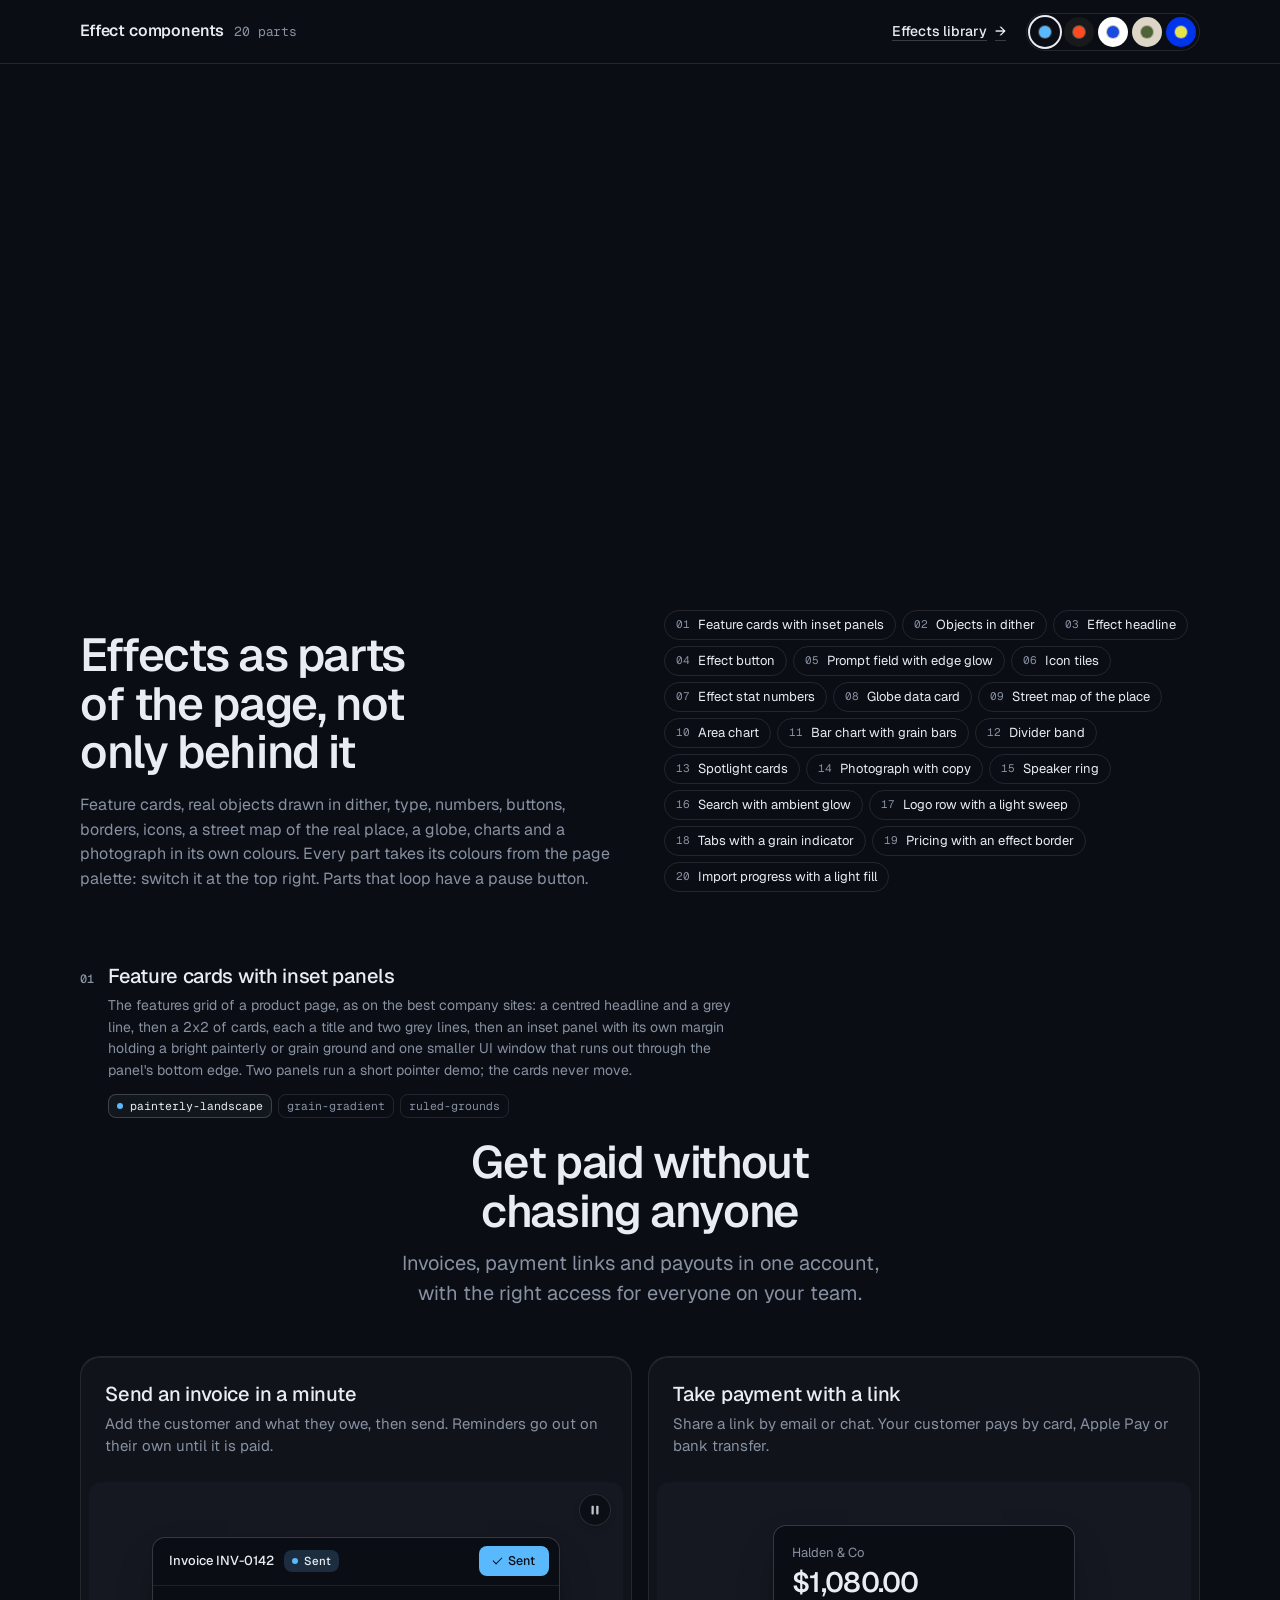
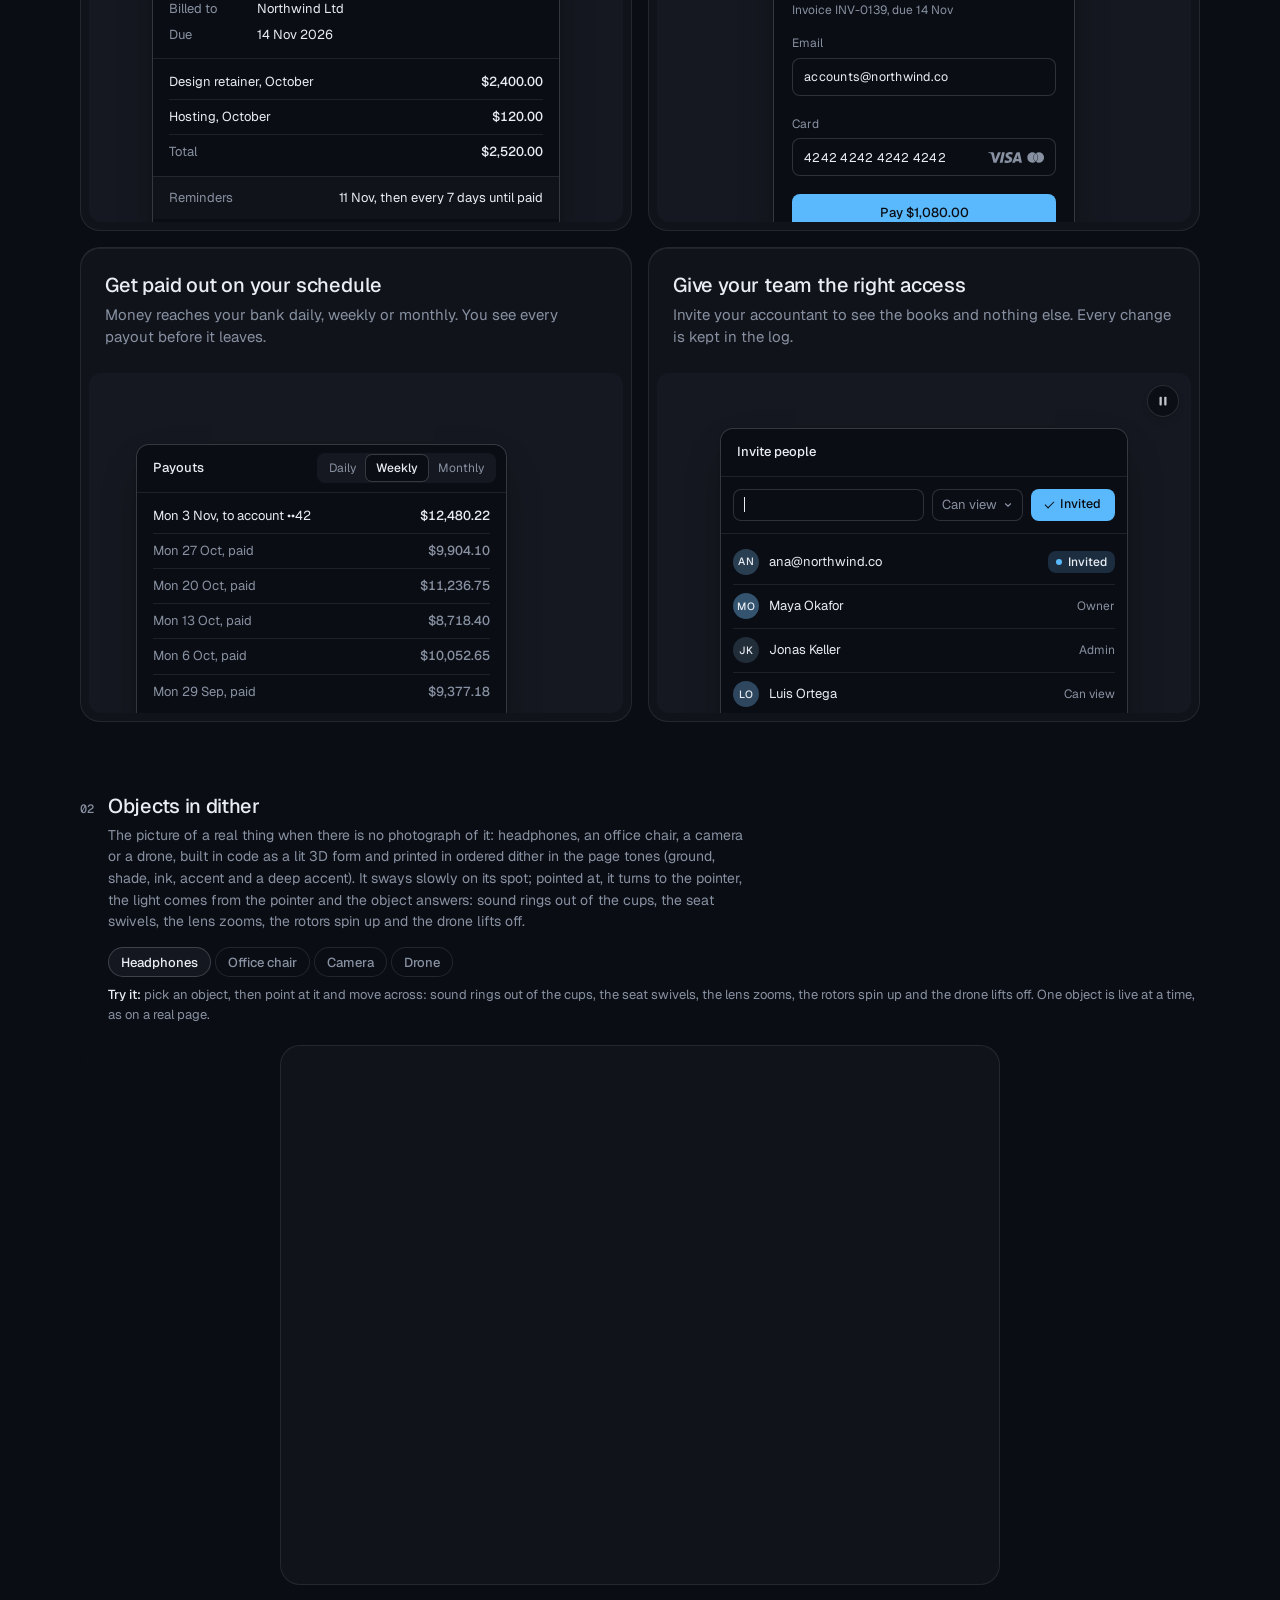
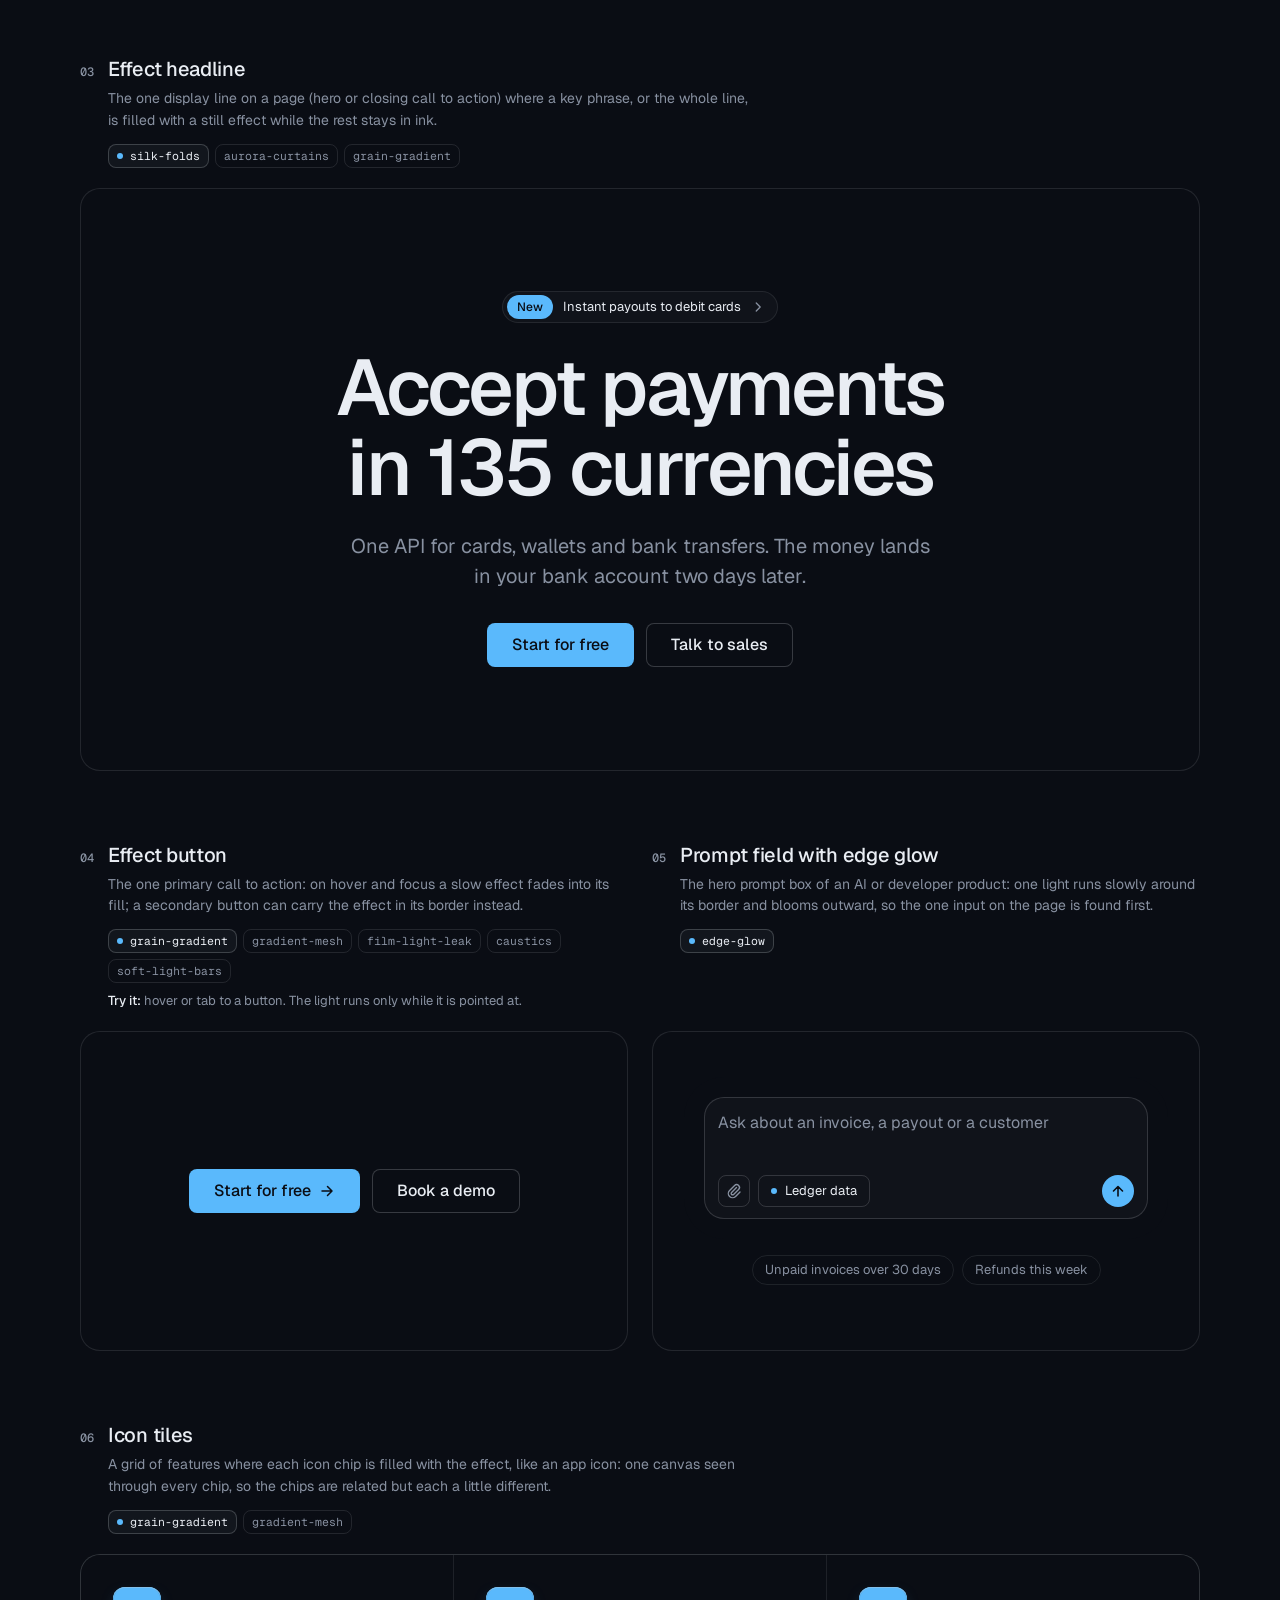
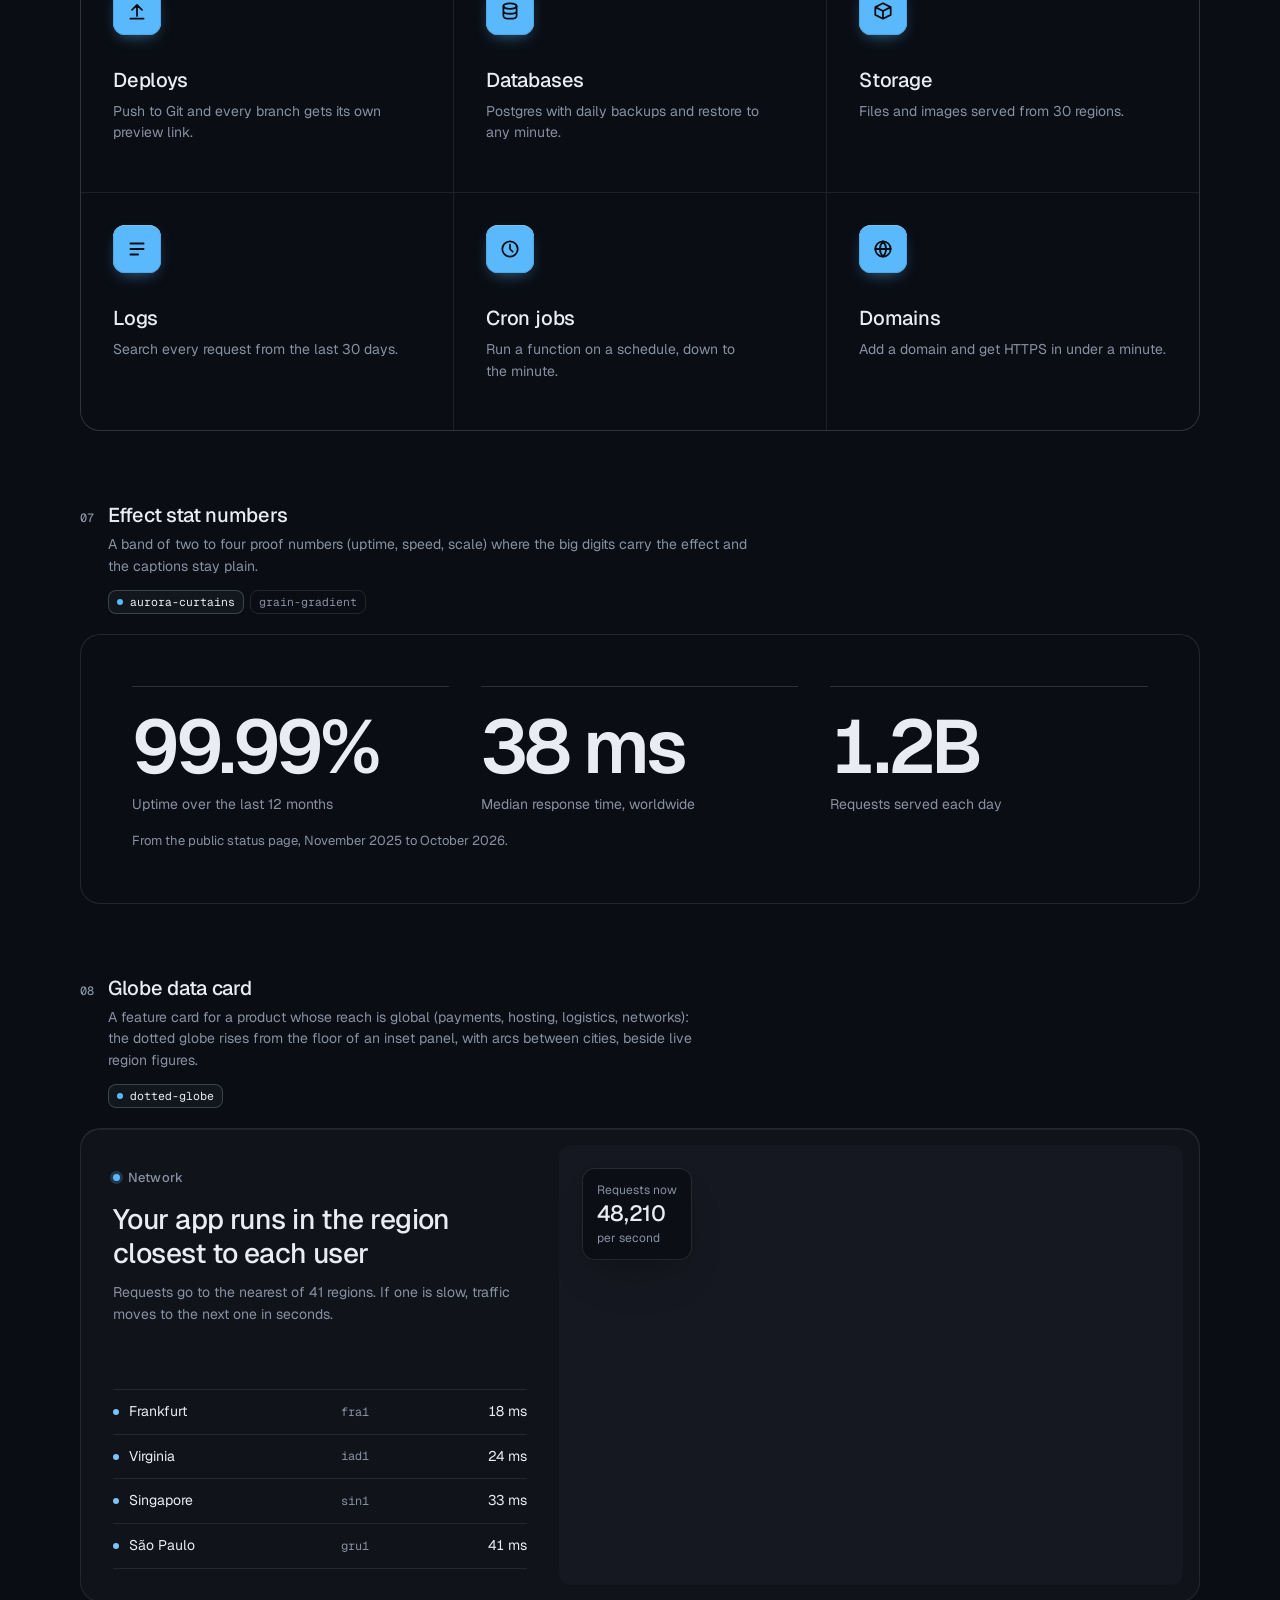
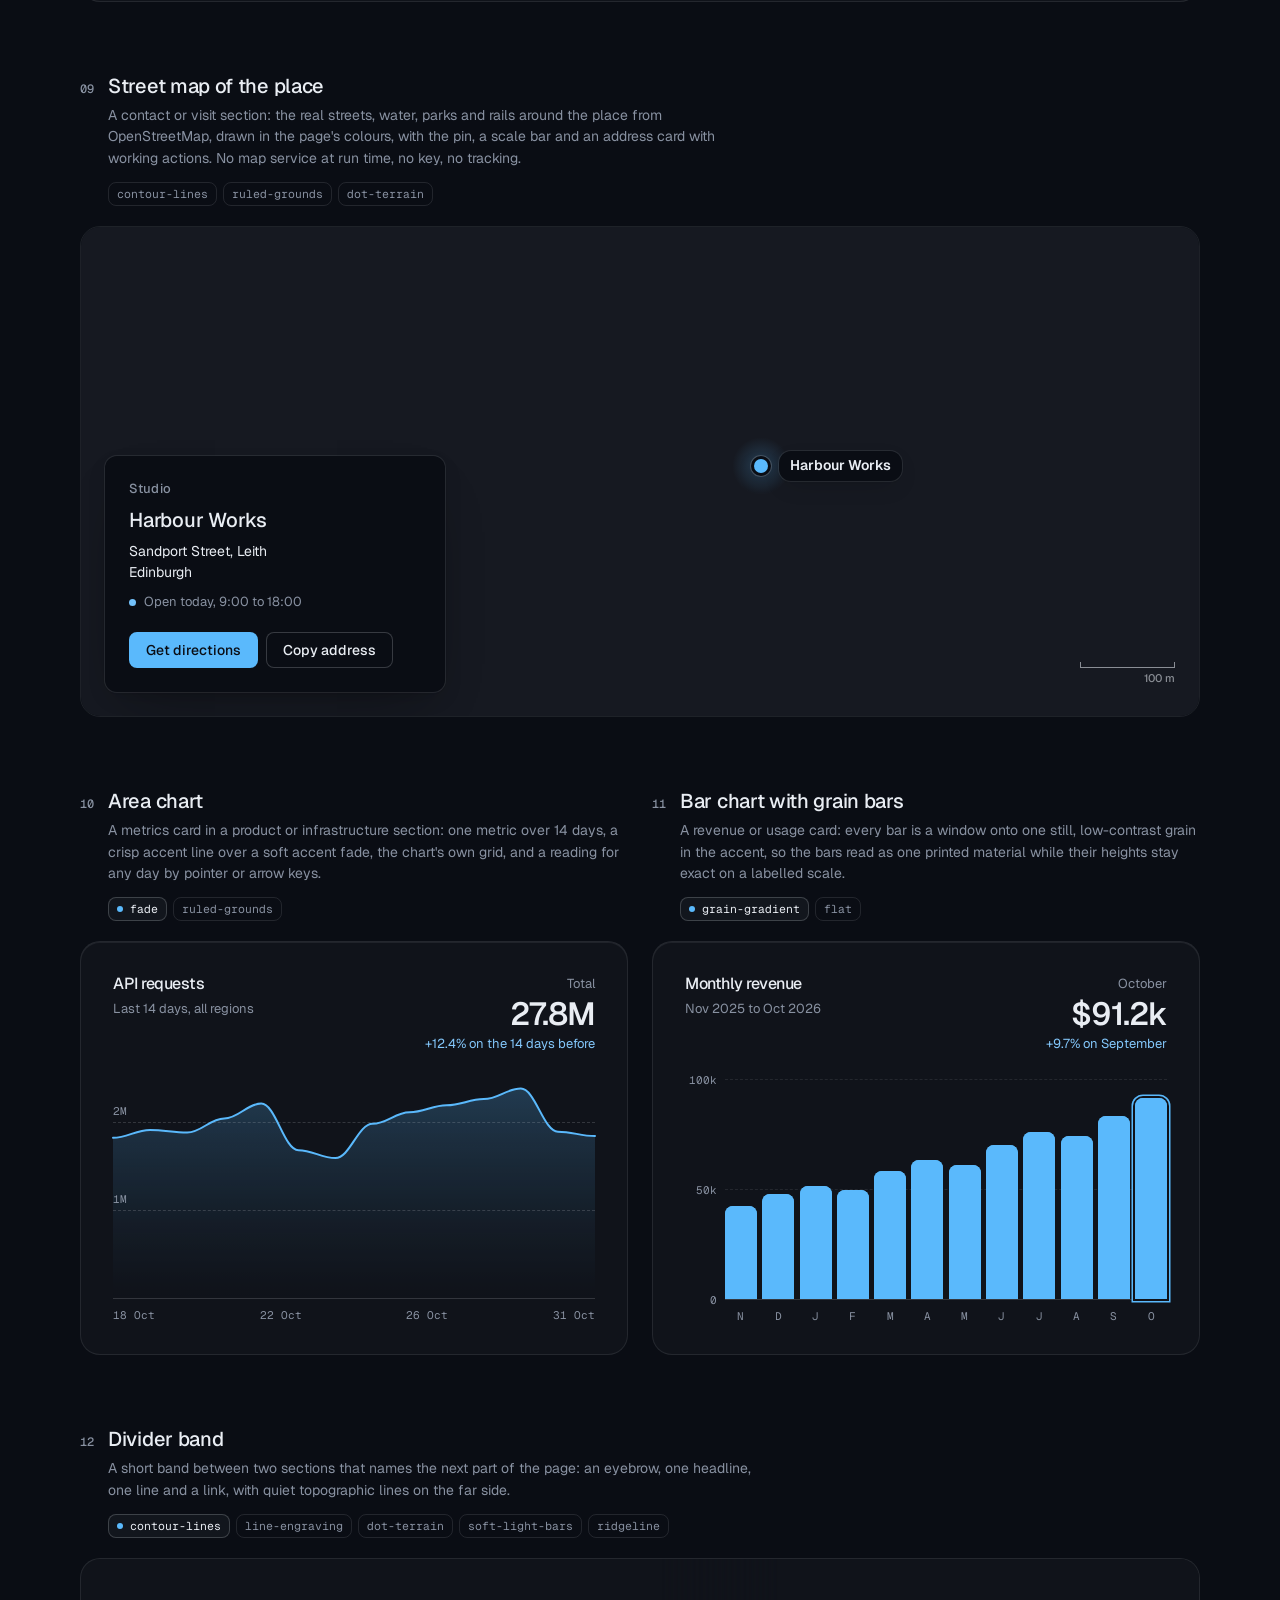
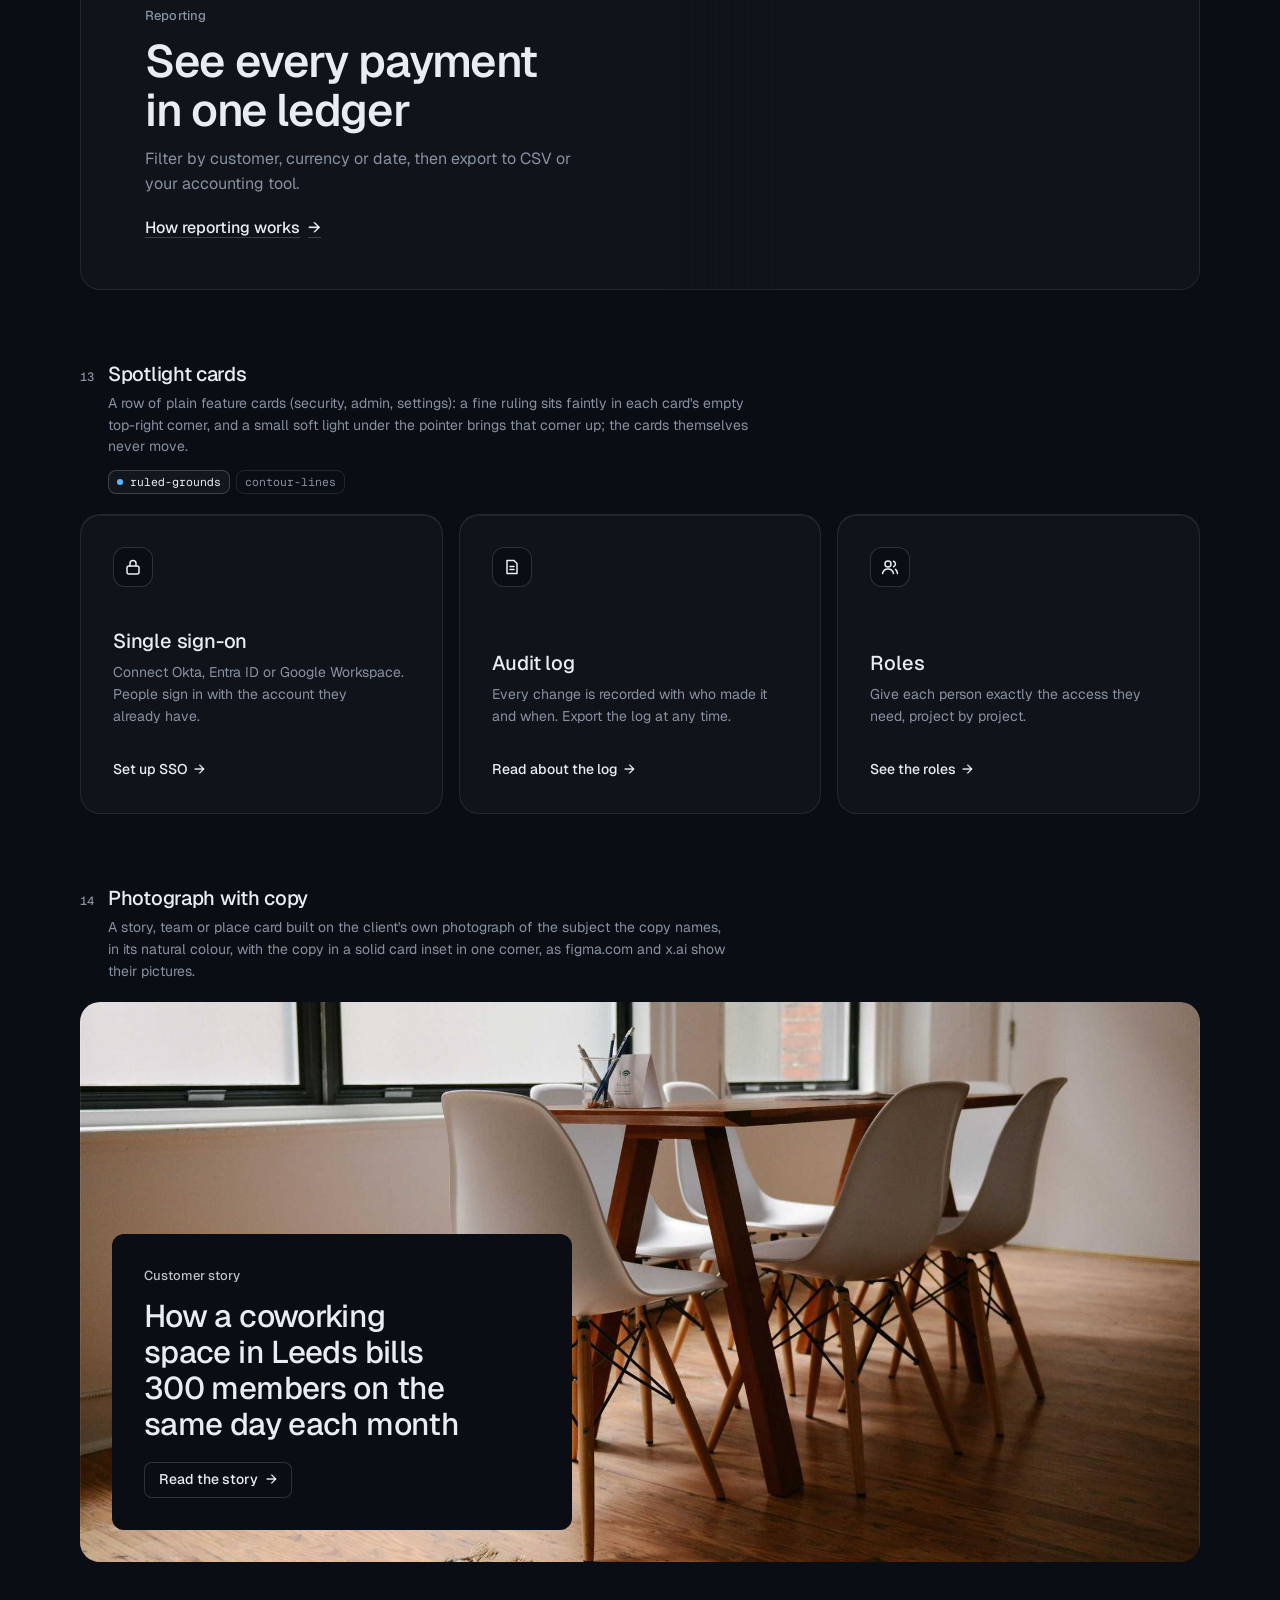
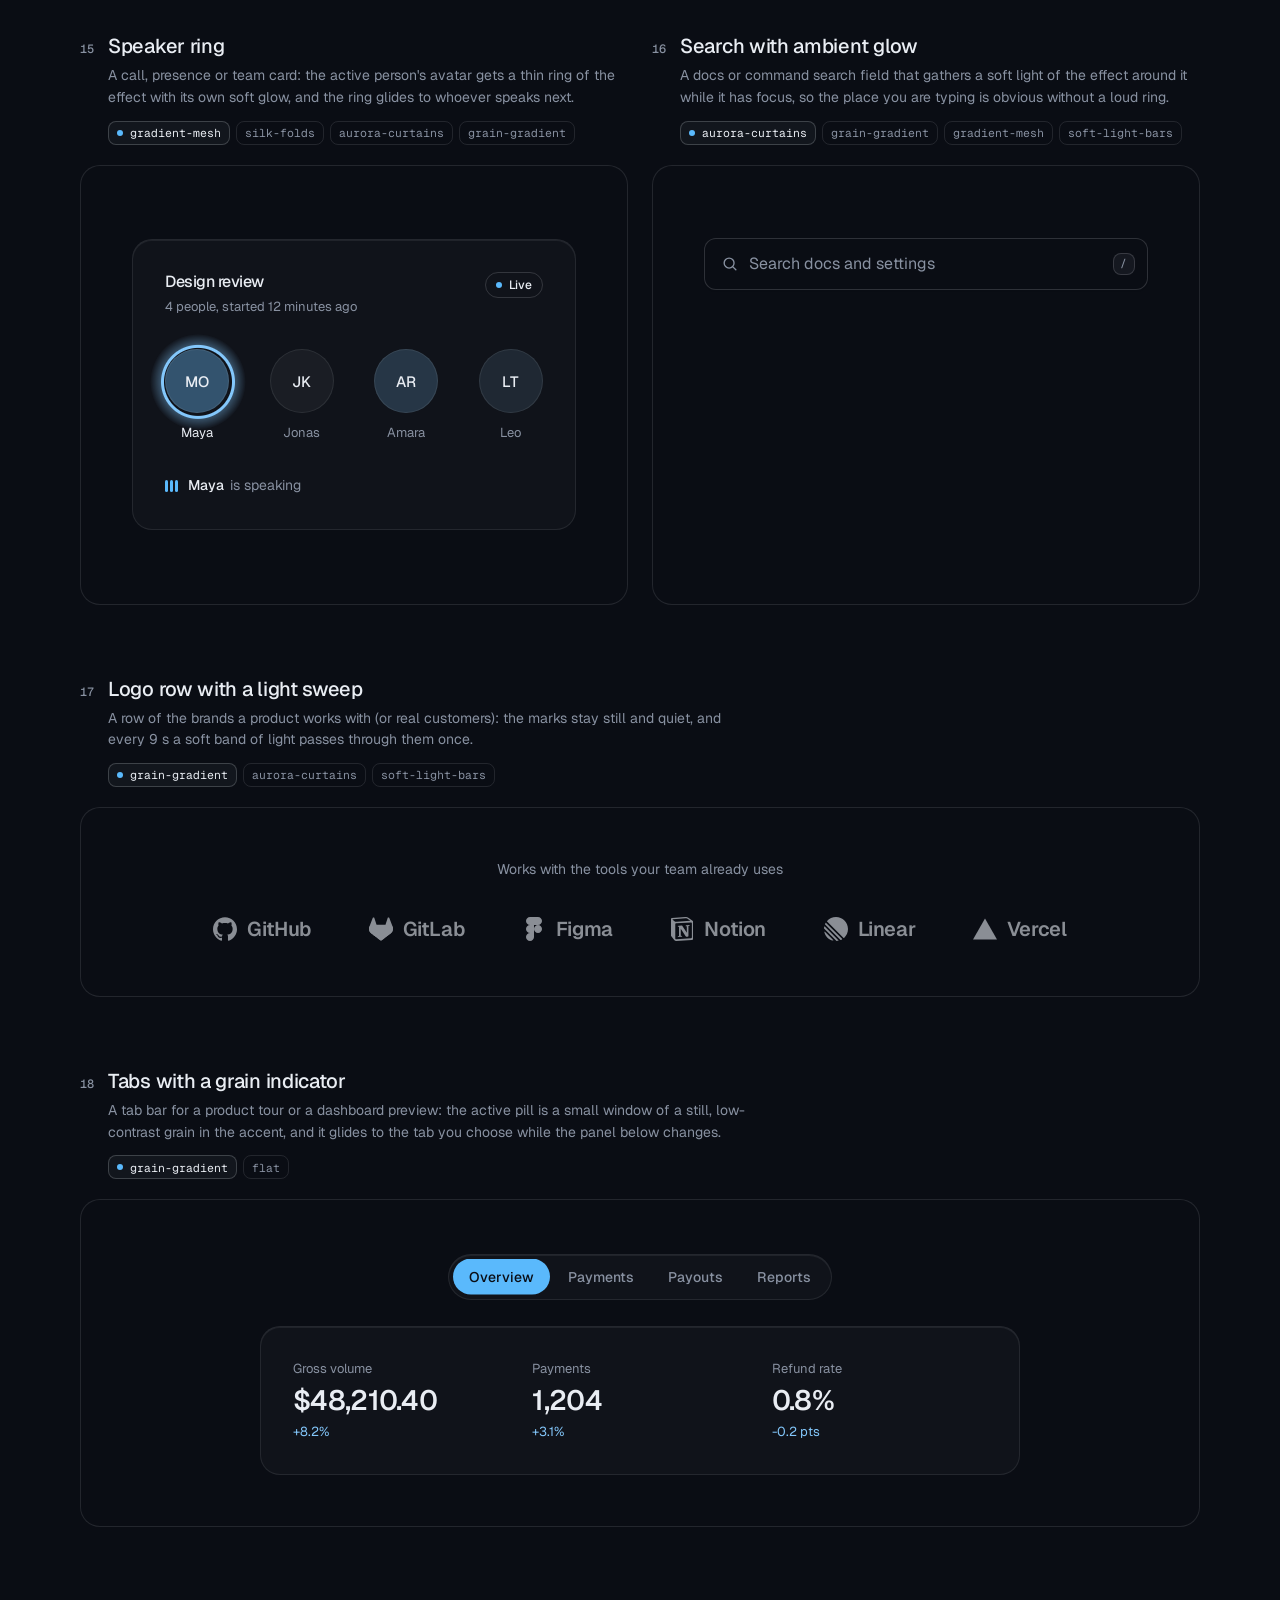
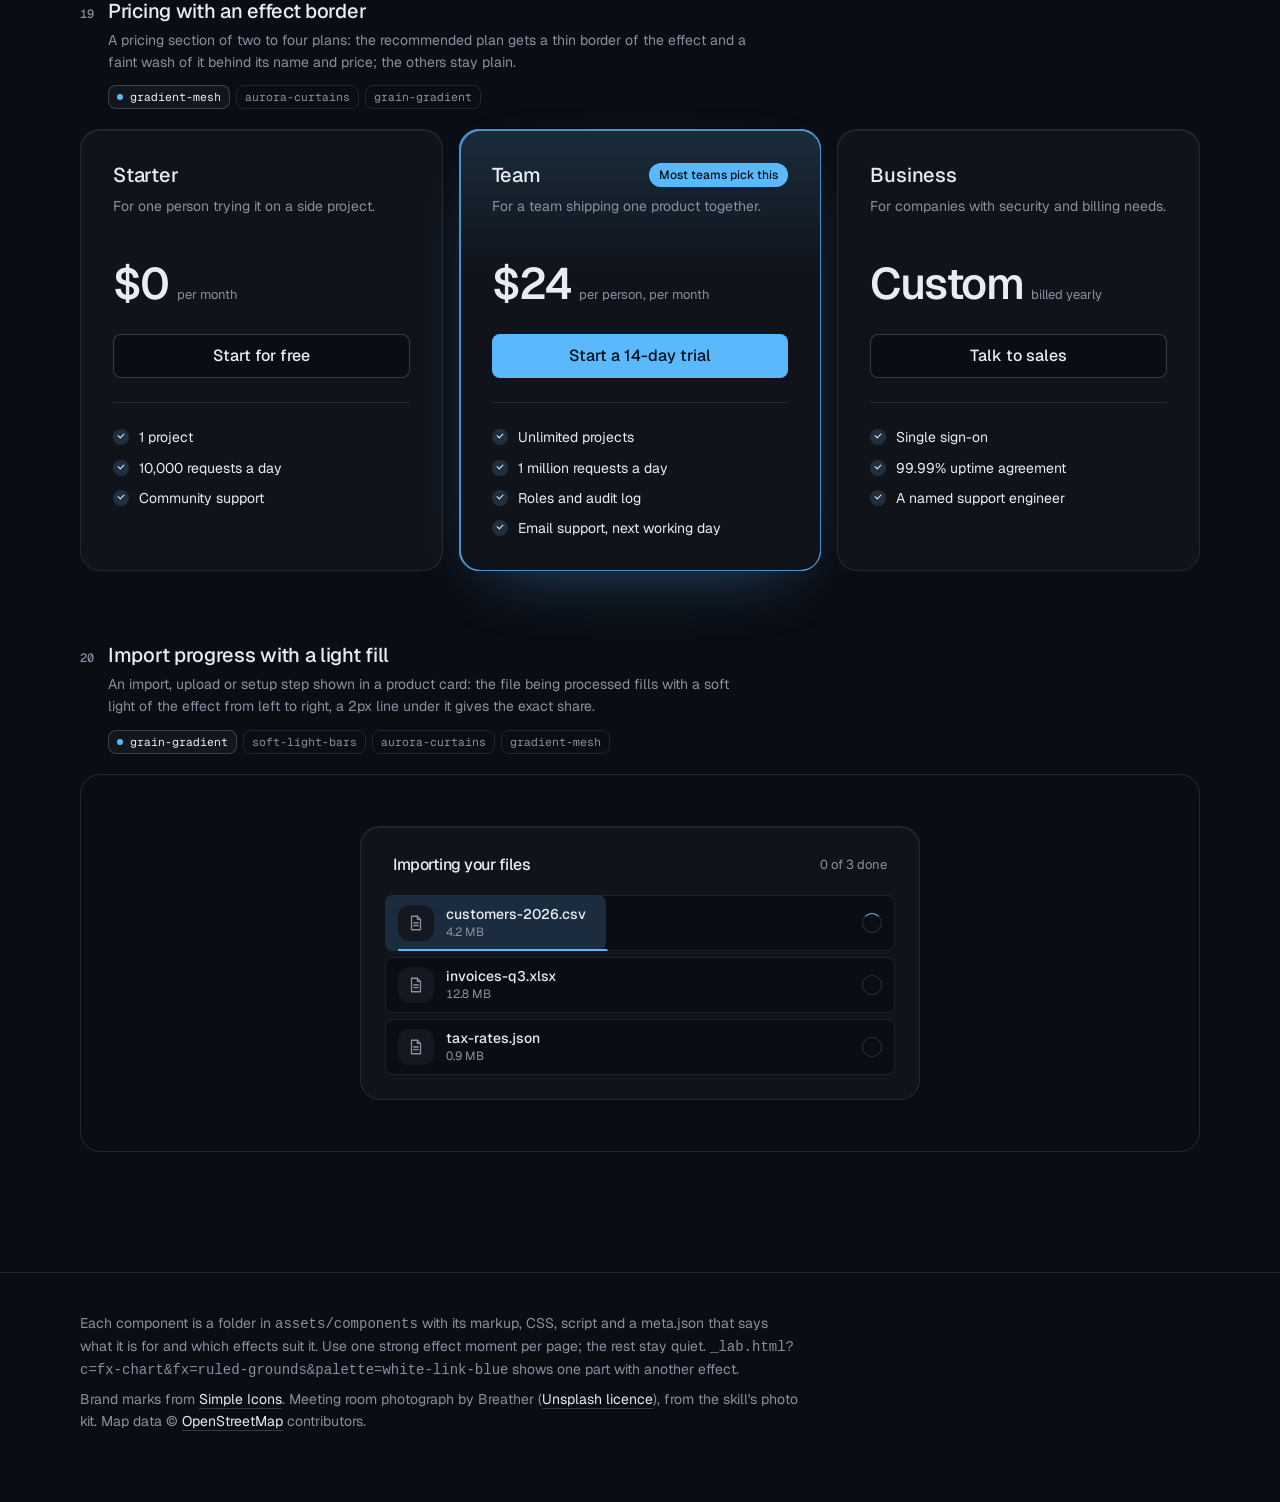
<file: .claude/skills/taste-skill/assets/components/index.html>
<!doctype html>
<html lang="en" data-radius="soft">
<head>
<script>window.__tpGlMax = 16;   /* a gallery shows many live effects at once; a page of a site keeps the default 4 (fx.js) */</script>
<meta charset="utf-8">
<meta name="viewport" content="width=device-width, initial-scale=1">
<title>Effect components</title>
<link rel="preconnect" href="https://fonts.googleapis.com">
<link rel="preconnect" href="https://fonts.gstatic.com" crossorigin>
<link href="https://fonts.googleapis.com/css2?family=Geist:wght@100..900&family=Geist+Mono:wght@400..600&display=swap" rel="stylesheet">
<link rel="stylesheet" href="../system.css">
<link rel="stylesheet" href="./base.css">
<style>
  :root {
    --font-display: "Geist", system-ui, sans-serif;
    --font-text: "Geist", system-ui, sans-serif;
    --font-mono: "Geist Mono", ui-monospace, monospace;
    --display-weight: 560;
    --display-tracking: -0.03em;
    --container: 1200px;
  }
  body { min-height: 100vh; }
  .top {
    position: sticky; top: 0; z-index: 50; height: 64px; background: var(--bg);
    border-bottom: 1px solid var(--line);
  }
  .top .container { height: 100%; display: flex; align-items: center; justify-content: space-between; gap: 16px; }
  .brand { display: flex; align-items: center; gap: 10px; font-weight: 560; letter-spacing: -0.01em; }
  .brand small { font: 400 13px/1 var(--font-mono); color: var(--muted); }
  .top nav { display: flex; align-items: center; gap: 20px; }
  .top nav a.link { font-size: 14px; }
  .swatches { display: flex; gap: 4px; padding: 3px; border: 1px solid var(--line); border-radius: 999px; background: var(--bg); }
  .swatches button {
    width: 30px; height: 30px; border-radius: 999px; border: 0; padding: 0; cursor: pointer; position: relative;
    background: var(--sw-bg);
  }
  .swatches button::after {
    content: ""; position: absolute; inset: 9px; border-radius: 999px; background: var(--sw-accent);
    box-shadow: 0 0 0 1px color-mix(in oklab, var(--sw-ink) 25%, transparent);
  }
  .swatches button[aria-pressed="true"] { box-shadow: 0 0 0 2px var(--ink); }
  .swatches button:focus-visible { outline-offset: 3px; }

  .intro { padding-block: 64px 40px; display: grid; grid-template-columns: minmax(0, 6fr) minmax(0, 6fr); gap: 48px; align-items: end; }
  .intro h1 { font-size: clamp(34px, 2.2vw + 18px, 52px); line-height: 1.05; max-width: 15ch; }
  .intro p { margin-top: 16px; color: var(--muted); font-size: var(--t-body); line-height: 1.55; max-width: 52ch; }
  .index { display: flex; flex-wrap: wrap; gap: 6px; justify-content: flex-start; }
  @media (max-width: 1023px) { .intro { grid-template-columns: minmax(0, 1fr); gap: 28px; } }
  .index a {
    display: inline-flex; align-items: center; gap: 8px; height: 30px; padding: 0 11px; border-radius: 999px;
    border: 1px solid var(--line); font-size: 13px; color: var(--ink);
    transition: border-color var(--dur) var(--ease), background-color var(--dur) var(--ease);
  }
  .index a span { font-family: var(--font-mono); font-size: 11px; color: var(--muted); }
  .index a:hover { border-color: var(--line-strong); background: color-mix(in oklab, var(--ink) 4%, var(--bg)); }

  /* every part spans two rows of the list (its notes, its stage) as a subgrid, so the two parts of a
     half-width pair share one notes height and one stage height: their stages start and end level */
  .list { display: grid; grid-template-columns: repeat(2, minmax(0, 1fr)); column-gap: 24px; row-gap: 0; padding-bottom: 120px; }
  .sc { grid-column: 1 / -1; grid-row: span 2; display: grid; grid-template-rows: subgrid; row-gap: 20px; min-width: 0; scroll-margin-top: 88px; padding-top: 72px; }
  .sc:first-child { padding-top: 0; }
  .sc.is-half { grid-column: auto; }
  .sc.is-half .sc__stage:not(.is-center) { display: grid; }
  .sc__meta { display: grid; grid-template-columns: auto 1fr; column-gap: 14px; row-gap: 6px; align-items: baseline; align-content: start; }
  .sc__note { grid-column: 2; margin: 2px 0 0; font-size: 13px; color: var(--muted); }
  .sc__note::before { content: "Try it: "; color: var(--ink); font-weight: 500; }
  .sc__no { font: 500 12px/1 var(--font-mono); color: var(--muted); padding-top: 2px; }
  .sc__name { font: 500 20px/1.25 var(--font-text); letter-spacing: -0.015em; margin: 0; }
  .sc__for { grid-column: 2; color: var(--muted); font-size: 14px; line-height: 1.55; max-width: 72ch; margin: 0; }
  .sc__fx { grid-column: 2; display: flex; flex-wrap: wrap; gap: 6px; margin-top: 6px; }
  .sc__fx li {
    font: 400 11.5px/1 var(--font-mono); color: var(--muted); height: 24px; display: inline-flex; align-items: center;
    padding: 0 8px; border-radius: var(--r-sm); border: 1px solid var(--line);
  }
  .sc__fx li.is-on { color: var(--ink); border-color: var(--line-strong); background: color-mix(in oklab, var(--ink) 5%, var(--bg)); }
  .sc__fx li.is-on::before { content: ""; width: 6px; height: 6px; border-radius: 99px; background: var(--accent); margin-right: 7px; }
  .sc__stage {
    position: relative; min-width: 0; border: 1px solid var(--line); border-radius: var(--r-lg);
    padding: clamp(20px, 4vw, 56px); background: var(--bg);
  }
  .sc__stage.is-tall { padding-block: clamp(56px, 8vw, 120px); }
  .sc__stage.is-flush { padding: 0; border: 0; }
  .sc__stage.is-center { display: grid; place-items: center; min-height: 320px; }
  /* one object, at a size a page would give it */
  #fx-dither-object .sc__stage { display: grid; justify-items: center; }
  #fx-dither-object .cx-obj { width: min(100%, 720px); }
  .sc__pick { grid-column: 2; display: flex; flex-wrap: wrap; gap: 4px; margin-top: 8px; }
  .sc__pick button {
    height: 30px; padding: 0 12px; border-radius: 999px; border: 1px solid var(--line); background: var(--bg);
    font: 500 13px/1 var(--font-text); color: var(--muted); cursor: pointer;
  }
  .sc__pick button:hover { color: var(--ink); border-color: var(--line-strong); }
  .sc__pick button[aria-pressed="true"] { color: var(--ink); border-color: var(--line-strong); background: color-mix(in oklab, var(--ink) 6%, var(--bg)); }
  /* the search list opens below its field: leave it room inside the frame */
  #fx-search .sc__stage { min-height: 440px; place-items: start center; padding-top: 72px; }
  .sc__stage:empty::after { content: "Loading"; color: var(--muted); font-size: 13px; }

  .foot { border-top: 1px solid var(--line); padding: 40px 0 64px; color: var(--muted); font-size: 14px; }
  .foot p { max-width: 80ch; margin: 0 0 8px; }
  .foot a { color: var(--ink); text-decoration: underline; text-decoration-color: var(--line-strong); text-underline-offset: 4px; }

  @media (max-width: 899px) {
    .list { grid-template-columns: minmax(0, 1fr); }
    .sc.is-half { grid-column: 1 / -1; }
    .top nav a.link { display: none; }
  }
  @media (max-width: 639px) {
    .intro { padding-block: 48px 32px; }
    .sc { padding-top: 48px; }
    .sc__meta { grid-template-columns: 1fr; }
    .sc__no { display: none; }
    .sc__for, .sc__fx, .sc__note, .sc__pick { grid-column: 1; }
    .sc__stage.is-center { min-height: 240px; }
    .brand small { display: none; }
  }
</style>
</head>
<body>
<header class="top">
  <div class="container">
    <div class="brand">Effect components <small id="count"></small></div>
    <nav aria-label="Palette and links">
      <a class="link" href="../effects/gallery.html">Effects library</a>
      <div class="swatches" id="swatches" role="group" aria-label="Page palette"></div>
    </nav>
  </div>
</header>

<main>
  <section class="intro container">
    <div>
      <h1>Effects as parts of the page, not only behind it</h1>
      <p id="lede">Feature cards, real objects drawn in dither, type, numbers, buttons, borders, icons, a street map of the real place, a globe, charts and a photograph in its own colours. Every part takes its colours from the page palette: switch it at the top right. Parts that loop have a pause button.</p>
    </div>
    <nav class="index" id="index" aria-label="Components"></nav>
  </section>
  <div class="container list" id="list"></div>
</main>

<footer class="foot">
  <div class="container">
    <p>Each component is a folder in <code>assets/components</code> with its markup, CSS, script and a meta.json that says what it is for and which effects suit it. Use one strong effect moment per page; the rest stay quiet. <code>_lab.html?c=fx-chart&amp;fx=ruled-grounds&amp;palette=white-link-blue</code> shows one part with another effect.</p>
    <p>Brand marks from <a href="https://simpleicons.org/">Simple Icons</a>. Meeting room photograph by Breather (<a href="https://unsplash.com/photos/DEdM9Vs6s8w">Unsplash licence</a>), from the skill's photo kit. Map data © <a href="https://www.openstreetmap.org/copyright">OpenStreetMap</a> contributors.</p>
  </div>
</footer>

<script type="module">
  import fx from '../effects/fx.js';

  // component id, layout and stage style, in page order
  const COMPONENTS = [
    { id: 'fx-feature-card', stage: 'is-flush' },
    { id: 'fx-dither-object', stage: 'is-flush', note: 'pick an object, then point at it and move across: sound rings out of the cups, the seat swivels, the lens zooms, the rotors spin up and the drone lifts off. One object is live at a time, as on a real page.' },
    { id: 'fx-headline', stage: 'is-tall' },
    { id: 'fx-button', half: true, stage: 'is-center', note: 'hover or tab to a button. The light runs only while it is pointed at.' },
    { id: 'fx-prompt', half: true, stage: 'is-center' },
    { id: 'fx-icon-tiles', stage: 'is-flush' },
    { id: 'fx-stat' },
    { id: 'fx-globe', stage: 'is-flush' },
    { id: 'fx-map', stage: 'is-flush' },
    { id: 'fx-chart', half: true, stage: 'is-flush' },
    { id: 'fx-bars', half: true, stage: 'is-flush' },
    { id: 'fx-band', stage: 'is-flush' },
    { id: 'fx-spotlight', stage: 'is-flush' },
    { id: 'fx-photo', stage: 'is-flush' },
    { id: 'fx-avatar', half: true, stage: 'is-center' },
    { id: 'fx-search', half: true, stage: 'is-center' },
    { id: 'fx-logos' },
    { id: 'fx-tabs' },
    { id: 'fx-pricing', stage: 'is-flush' },
    { id: 'fx-progress', stage: 'is-center' },
  ];

  const PALETTES = [
    { id: 'blue-black-cornflower', name: 'Night, cornflower', bg: '#0a0d14', surface: '#131824', ink: '#e9edf3', muted: '#8891a1', accent: '#5ab9fc', accentInk: '#0a0d14' },
    { id: 'graphite-safety-orange', name: 'Graphite, orange', bg: '#18191b', surface: '#222427', ink: '#eff0f1', muted: '#9c9ea3', accent: '#ff4a1f', accentInk: '#18191b' },
    { id: 'white-link-blue', name: 'White, blue', bg: '#ffffff', surface: '#f4f4f4', ink: '#111111', muted: '#6b6b6b', accent: '#1a4be0', accentInk: '#ffffff' },
    { id: 'moss-sand', name: 'Sand, moss', bg: '#ddd6c6', surface: '#d2cab8', ink: '#2a2a26', muted: '#59574e', accent: '#4f6238', accentInk: '#ffffff' },
    { id: 'cobalt-field', name: 'Cobalt field', bg: '#0034eb', surface: '#002fd6', ink: '#ffffff', muted: '#dfe4f2', accent: '#e9e34a', accentInk: '#111111' },
  ];

  const q = new URLSearchParams(location.search);
  if (q.has('time')) fx.setClock(+q.get('time'));
  if (q.has('fallback')) fx.config.forceFallback = true;
  const only = q.get('only') ? q.get('only').split(',') : null;
  const list = document.getElementById('list');
  const index = document.getElementById('index');
  const swatches = document.getElementById('swatches');

  /*
    The budget: a laptop's integrated GPU shares its memory with everything else, so this page never
    holds more than 4 live WebGL contexts. A part is started when it comes near the viewport and
    destroyed when it leaves it; still parts draw once and free their context; fx.js frees any idle
    off-screen context past 4. liveGL() counts the contexts that are open right now.
  */
  fx.config.maxLive = 4;
  const contexts = new Set();
  let peakGL = 0;
  const getContext = HTMLCanvasElement.prototype.getContext;
  HTMLCanvasElement.prototype.getContext = function (type, ...rest) {
    const c = getContext.call(this, type, ...rest);
    if (c && /webgl/i.test(type) && !contexts.has(c)) { contexts.add(c); peakGL = Math.max(peakGL, liveGL()); }
    return c;
  };
  function liveGL() {
    for (const c of contexts) if (c.isContextLost()) contexts.delete(c);
    return contexts.size;
  }

  // the dither object: one live at a time, switched here (a real page shows one object)
  const OBJECTS = {
    headphones: ['Headphones', 'Over-ear, wireless'],
    chair: ['Office chair', 'Swivel seat on five castors'],
    camera: ['Camera', 'Mirrorless, with a zoom lens'],
    drone: ['Drone', 'Four rotors and a camera'],
  };
  let object = OBJECTS[q.get('object')] ? q.get('object') : 'headphones';
  // print (ordered dither, the default) or studio (a smooth shaded render: no picker until it is anti-aliased; ?render=studio)
  let render = q.get('render') === 'studio' ? 'studio' : 'print';

  function applyPalette(p) {
    const c = fx.color;
    const action = c.contrast(p.accent, p.bg) >= 2.2 ? p.accent : p.ink;
    const actionInk = action === p.accent ? p.accentInk : p.bg;
    const s = document.documentElement.style;
    const set = (k, v) => s.setProperty(k, v);
    set('--p-bg', p.bg); set('--p-surface', p.surface); set('--p-ink', p.ink); set('--p-muted', p.muted);
    set('--p-accent', p.accent); set('--p-accent-ink', p.accentInk); set('--p-action', action); set('--p-action-ink', actionInk);
    document.documentElement.style.colorScheme = c.isDark(p.bg) ? 'dark' : 'light';
    for (const b of swatches.children) b.setAttribute('aria-pressed', String(b.dataset.id === p.id));
  }

  async function load(entry) {
    const base = `./${entry.id}/`;
    const [meta, html, mod] = await Promise.all([
      fetch(base + 'meta.json').then(r => (r.ok ? r.json() : null)),
      fetch(base + 'component.html').then(r => (r.ok ? r.text() : null)),
      import(base + 'component.js').catch(err => { console.warn(entry.id, err); return null; }),
    ]).catch(() => [null, null, null]);
    if (!meta || !html || !mod) return null;
    const link = document.createElement('link');
    link.rel = 'stylesheet';
    link.href = base + 'component.css';
    document.head.append(link);
    await new Promise(r => { link.onload = link.onerror = r; });
    return { ...entry, meta, html, mod };
  }

  function section(e, n) {
    const s = document.createElement('section');
    s.className = 'sc' + (e.half ? ' is-half' : '');
    s.id = e.id;
    const fxList = (e.meta.effects || []).map(id => `<li class="${id === e.meta.default ? 'is-on' : ''}">${id}</li>`).join('');
    const pick = e.id === 'fx-dither-object'
      ? `<div class="sc__pick" role="group" aria-label="Object">${Object.keys(OBJECTS).map(k => `<button type="button" data-object="${k}" aria-pressed="${k === object}">${OBJECTS[k][0]}</button>`).join('')}</div>`
      : '';
    s.innerHTML = `
      <div class="sc__meta">
        <span class="sc__no">${String(n).padStart(2, '0')}</span>
        <h2 class="sc__name">${e.meta.name}</h2>
        <p class="sc__for">${e.meta.for}</p>
        ${fxList ? `<ul class="sc__fx" aria-label="Effects that suit it">${fxList}</ul>` : ''}
        ${pick}
        ${e.note ? `<p class="sc__note">${e.note}</p>` : ''}
      </div>
      <div class="sc__stage ${e.stage || ''}"></div>`;
    return s;
  }

  // the markup is placed at once (the page keeps its full height); the scripts run only near the viewport
  function markup(e) {
    const stage = e.section.querySelector('.sc__stage');
    stage.innerHTML = e.html;
    if (e.id === 'fx-dither-object') {
      const fig = stage.querySelector('.cx-obj');
      fig.dataset.cxObject = object;
      if (render === 'studio') fig.dataset.cxRender = 'studio'; else delete fig.dataset.cxRender;
      fig.querySelector('.cx-obj__stage').removeAttribute('aria-label');
    }
    return stage;
  }
  function start(e) {
    if (e.ctrl) return;
    const stage = markup(e);
    try { e.ctrl = e.mod.default(stage.firstElementChild || stage) || { destroy() {} }; } catch (err) { console.error(e.id, err); e.ctrl = { destroy() {} }; }
  }
  function stop(e) {
    if (!e.ctrl) return;
    try { e.ctrl.destroy?.(); } catch (err) { console.warn(e.id, err); }
    fx.unmountAll(e.section);
    e.ctrl = null;
  }

  function setPalette(p, entries) {
    entries.forEach(stop);
    applyPalette(p);
    try { localStorage.setItem('cx-palette', p.id); } catch (_) {}
    requestAnimationFrame(() => entries.forEach(e => (e.near ? start(e) : markup(e))));
  }

  let saved = null;
  try { saved = localStorage.getItem('cx-palette'); } catch (_) {}
  const first = PALETTES.find(p => p.id === q.get('palette')) || PALETTES.find(p => p.id === saved) || PALETTES[0];
  for (const p of PALETTES) {
    const b = document.createElement('button');
    b.type = 'button';
    b.dataset.id = p.id;
    b.title = p.name;
    b.setAttribute('aria-label', p.name);
    b.style.setProperty('--sw-bg', p.bg);
    b.style.setProperty('--sw-accent', p.accent);
    b.style.setProperty('--sw-ink', p.ink);
    swatches.append(b);
  }
  applyPalette(first);

  const wanted = COMPONENTS.filter(c => !only || only.includes(c.id));
  const entries = (await Promise.all(wanted.map(load))).filter(Boolean);
  document.getElementById('count').textContent = `${entries.length} parts`;
  entries.forEach((e, i) => {
    e.section = section(e, i + 1);
    list.append(e.section);
    markup(e);
    const a = document.createElement('a');
    a.href = '#' + e.id;
    a.innerHTML = `<span>${String(i + 1).padStart(2, '0')}</span>${e.meta.name}`;
    index.append(a);
  });
  await document.fonts.ready;
  const near = new IntersectionObserver(seen => {
    for (const en of seen) {
      const e = entries.find(x => x.section === en.target);
      if (!e) continue;
      e.near = en.isIntersecting;
      if (e.near) start(e); else stop(e);
    }
  }, { rootMargin: '10% 0px' });
  entries.forEach(e => near.observe(e.section));
  setTimeout(() => { document.documentElement.dataset.ready = '1'; }, 1500);

  swatches.addEventListener('click', ev => {
    const b = ev.target.closest('button');
    if (!b) return;
    const p = PALETTES.find(x => x.id === b.dataset.id);
    if (p) setPalette(p, entries);
  });
  list.addEventListener('click', ev => {
    const b = ev.target.closest('[data-object], [data-render]');
    if (!b || !(OBJECTS[b.dataset.object] || b.dataset.render)) return;
    if (b.dataset.render) render = b.dataset.render; else object = b.dataset.object;
    b.parentElement.querySelectorAll('button').forEach(x => x.setAttribute('aria-pressed', String(x === b)));
    const e = entries.find(x => x.id === 'fx-dither-object');
    stop(e);
    if (e.near) start(e); else markup(e);
  });
  window.__cx = {
    entries,
    setPalette: id => setPalette(PALETTES.find(p => p.id === id), entries),
    setObject: k => list.querySelector(`[data-object="${k}"]`)?.click(),
    gl: () => ({ live: liveGL(), peak: peakGL, started: entries.filter(e => e.ctrl).map(e => e.id) }),
  };
</script>

</body>
</html>
</file>
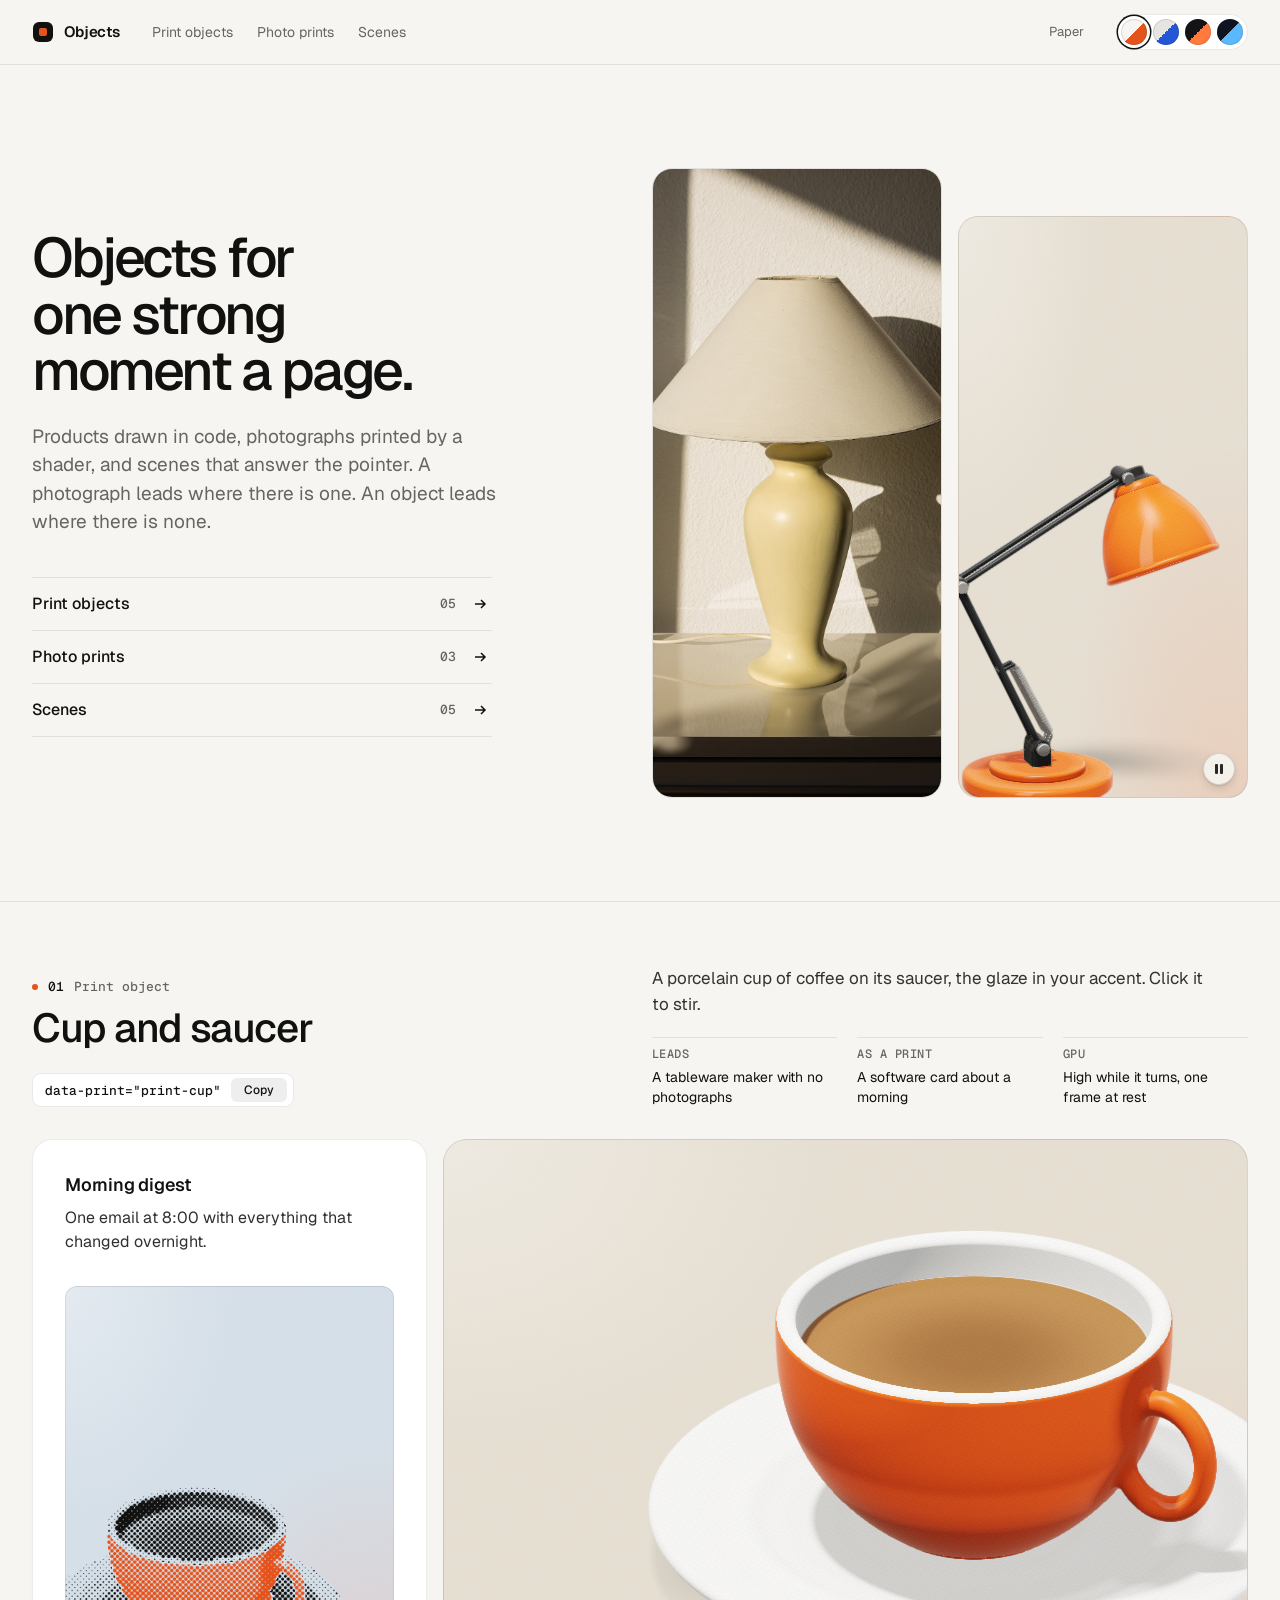
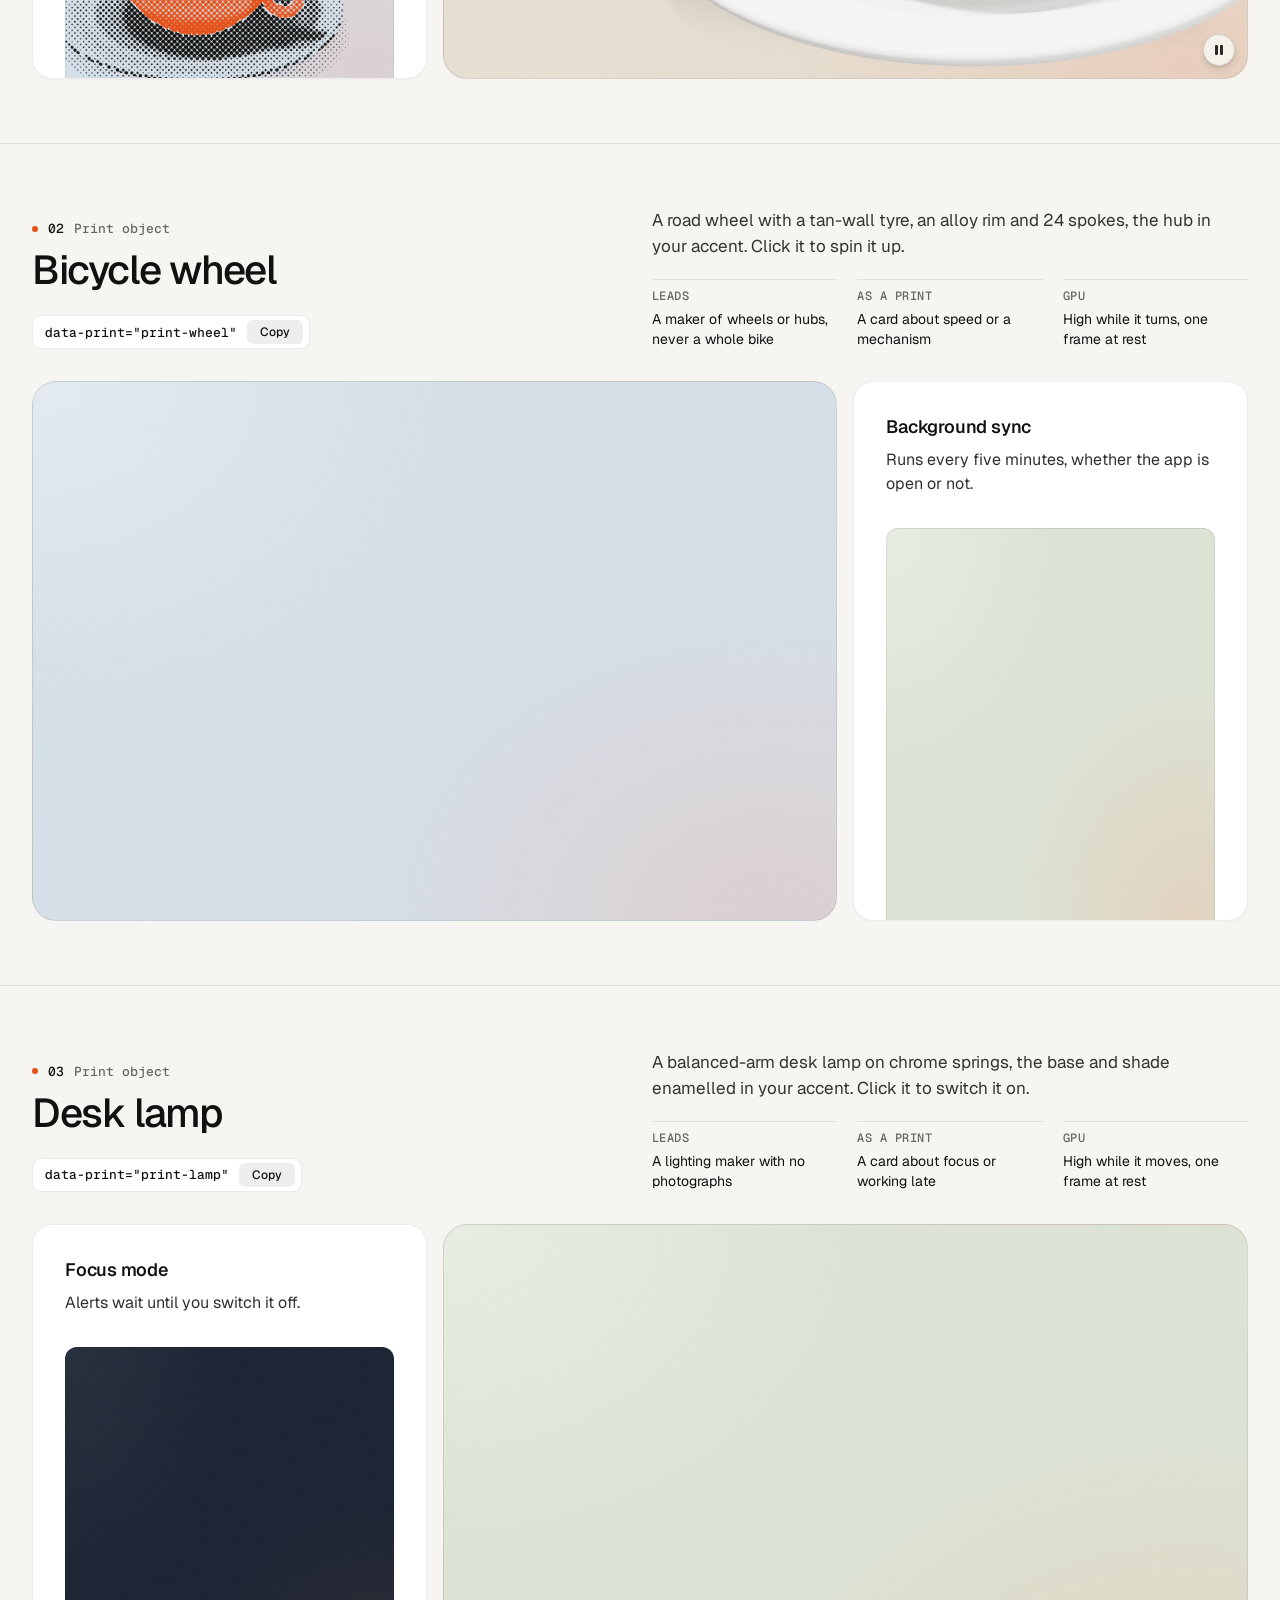
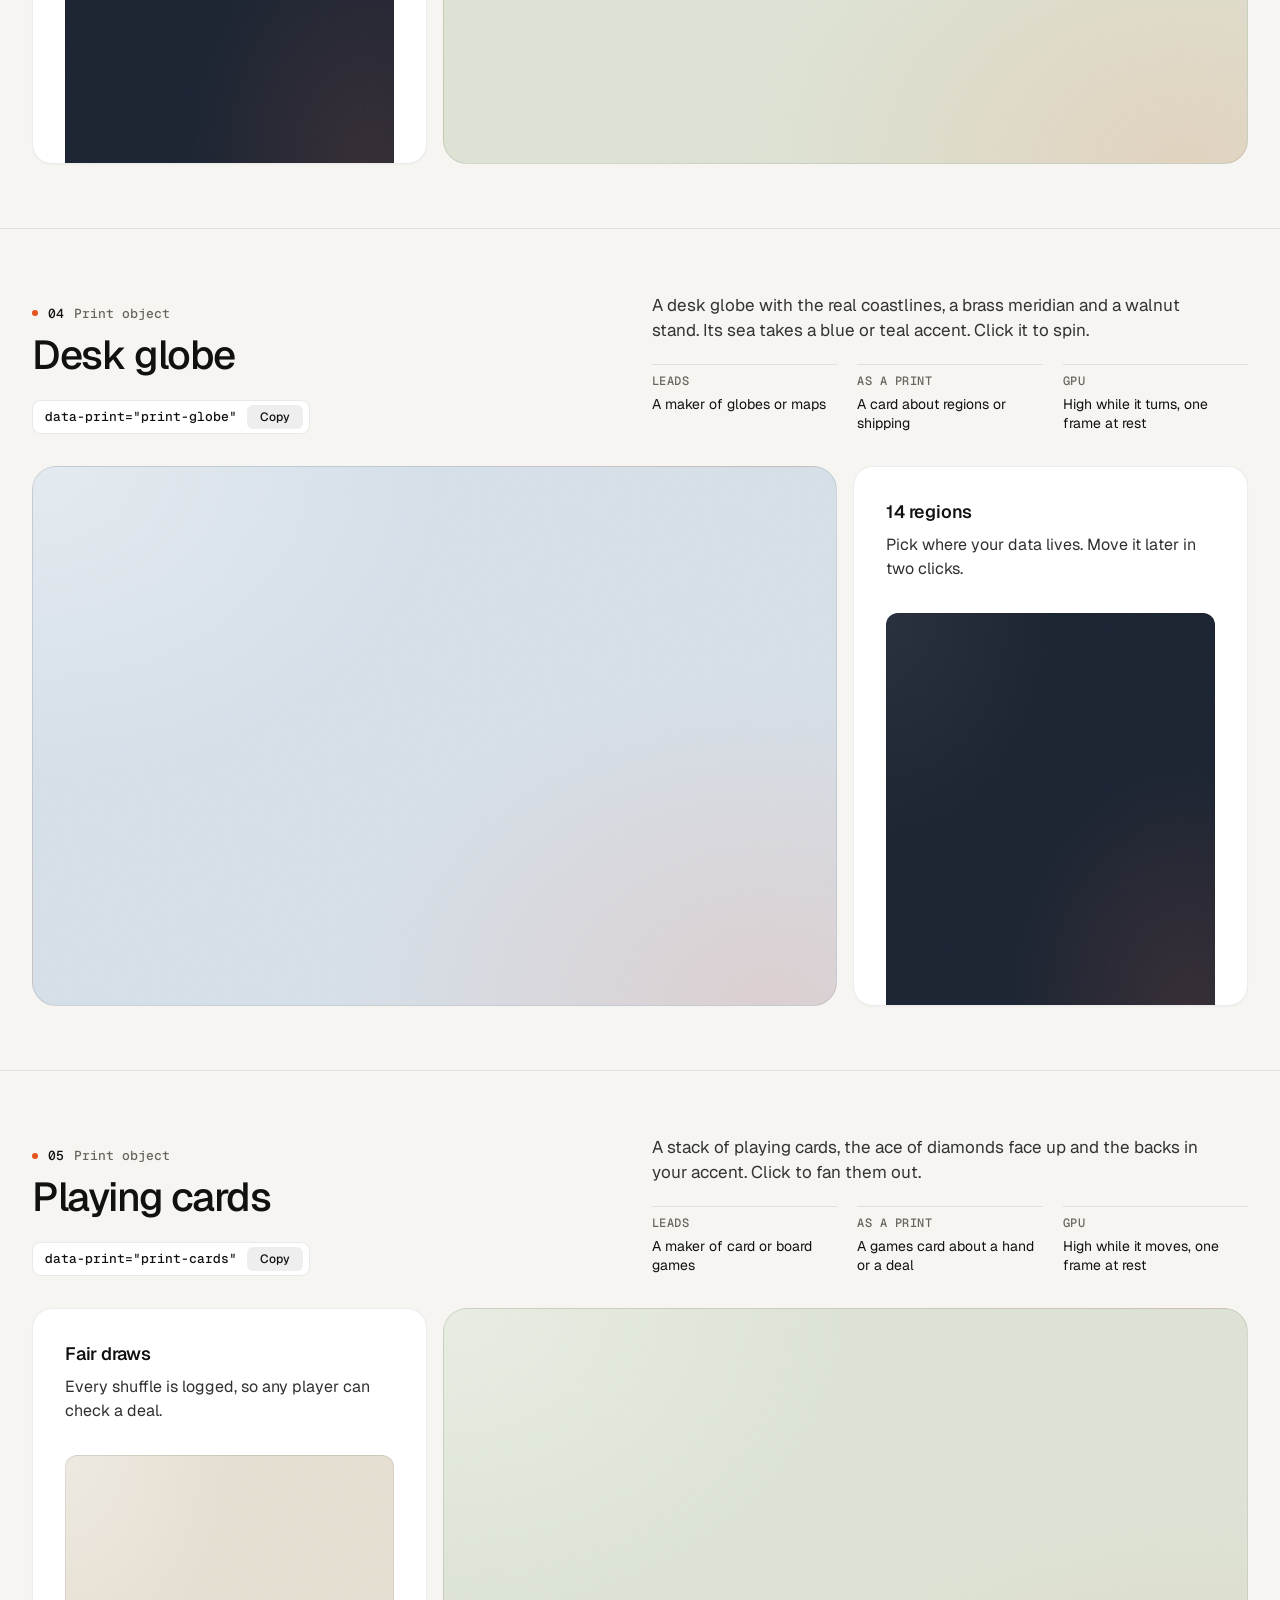
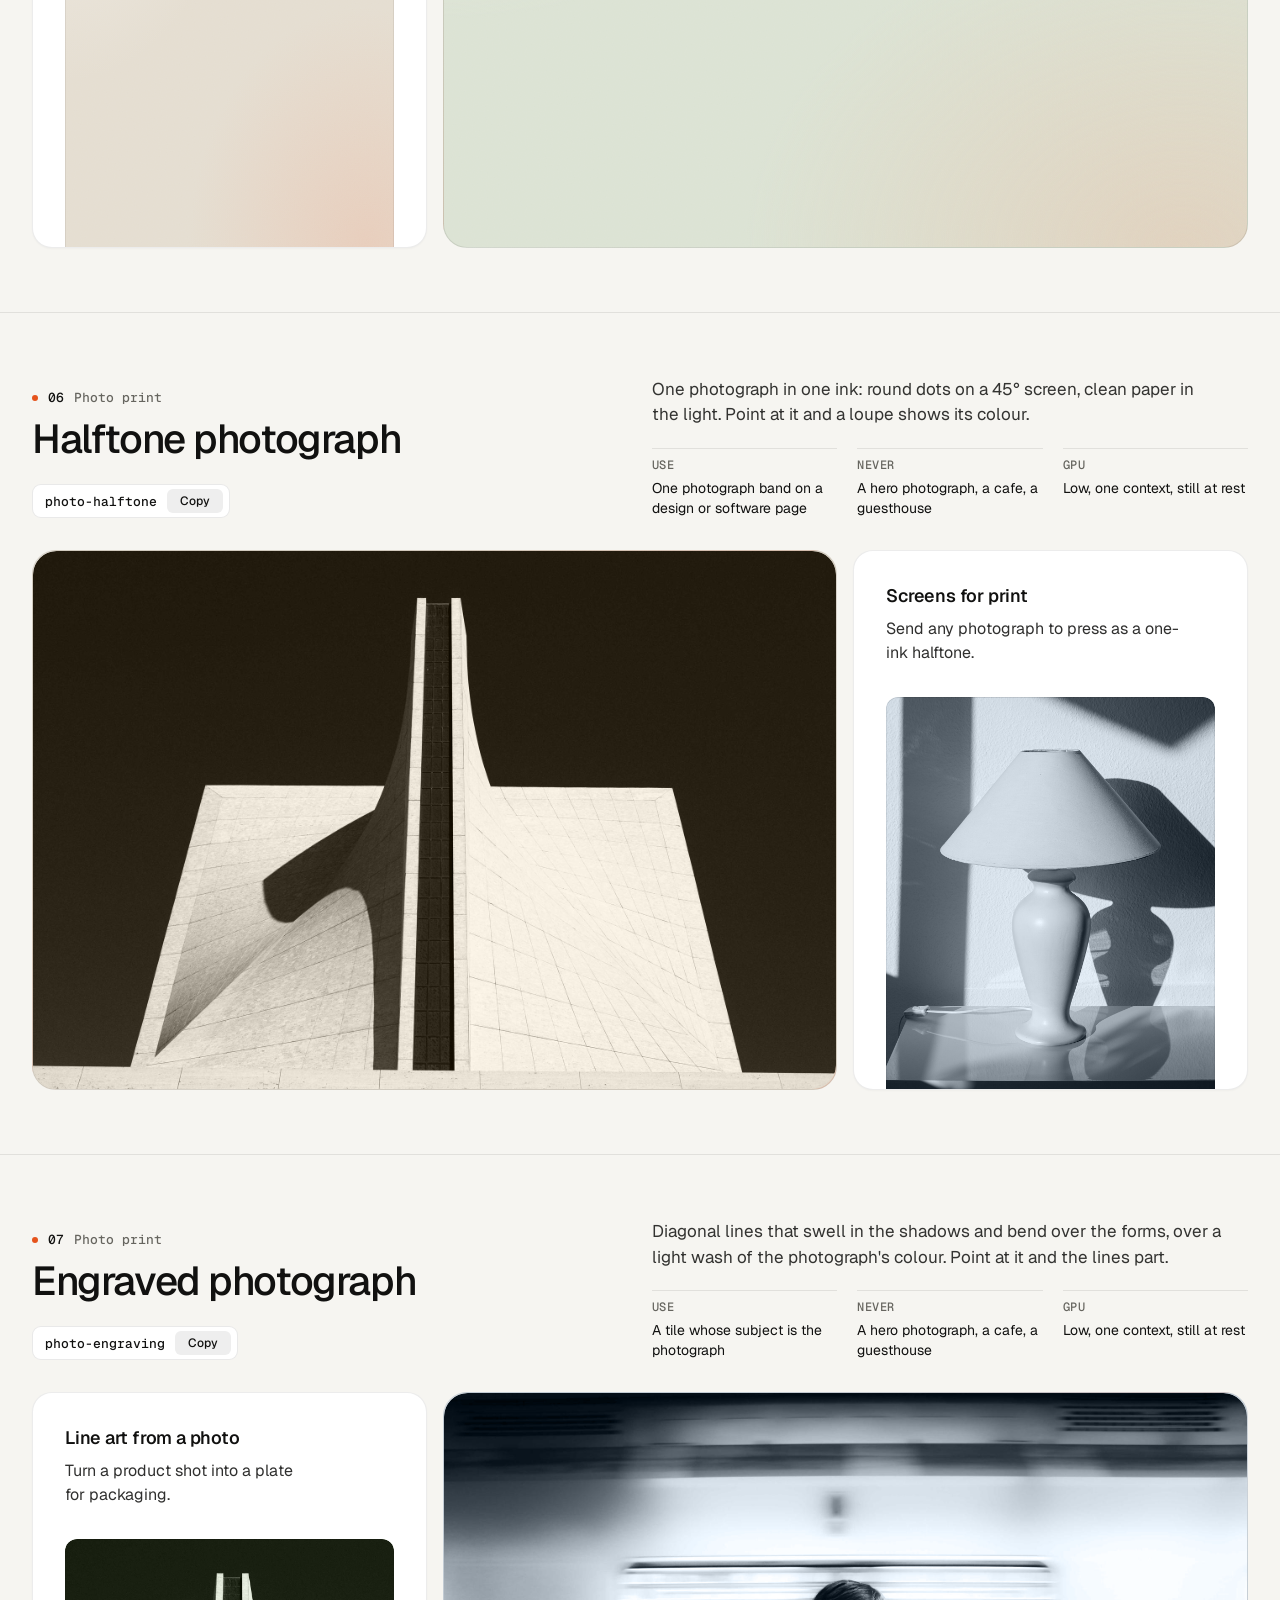
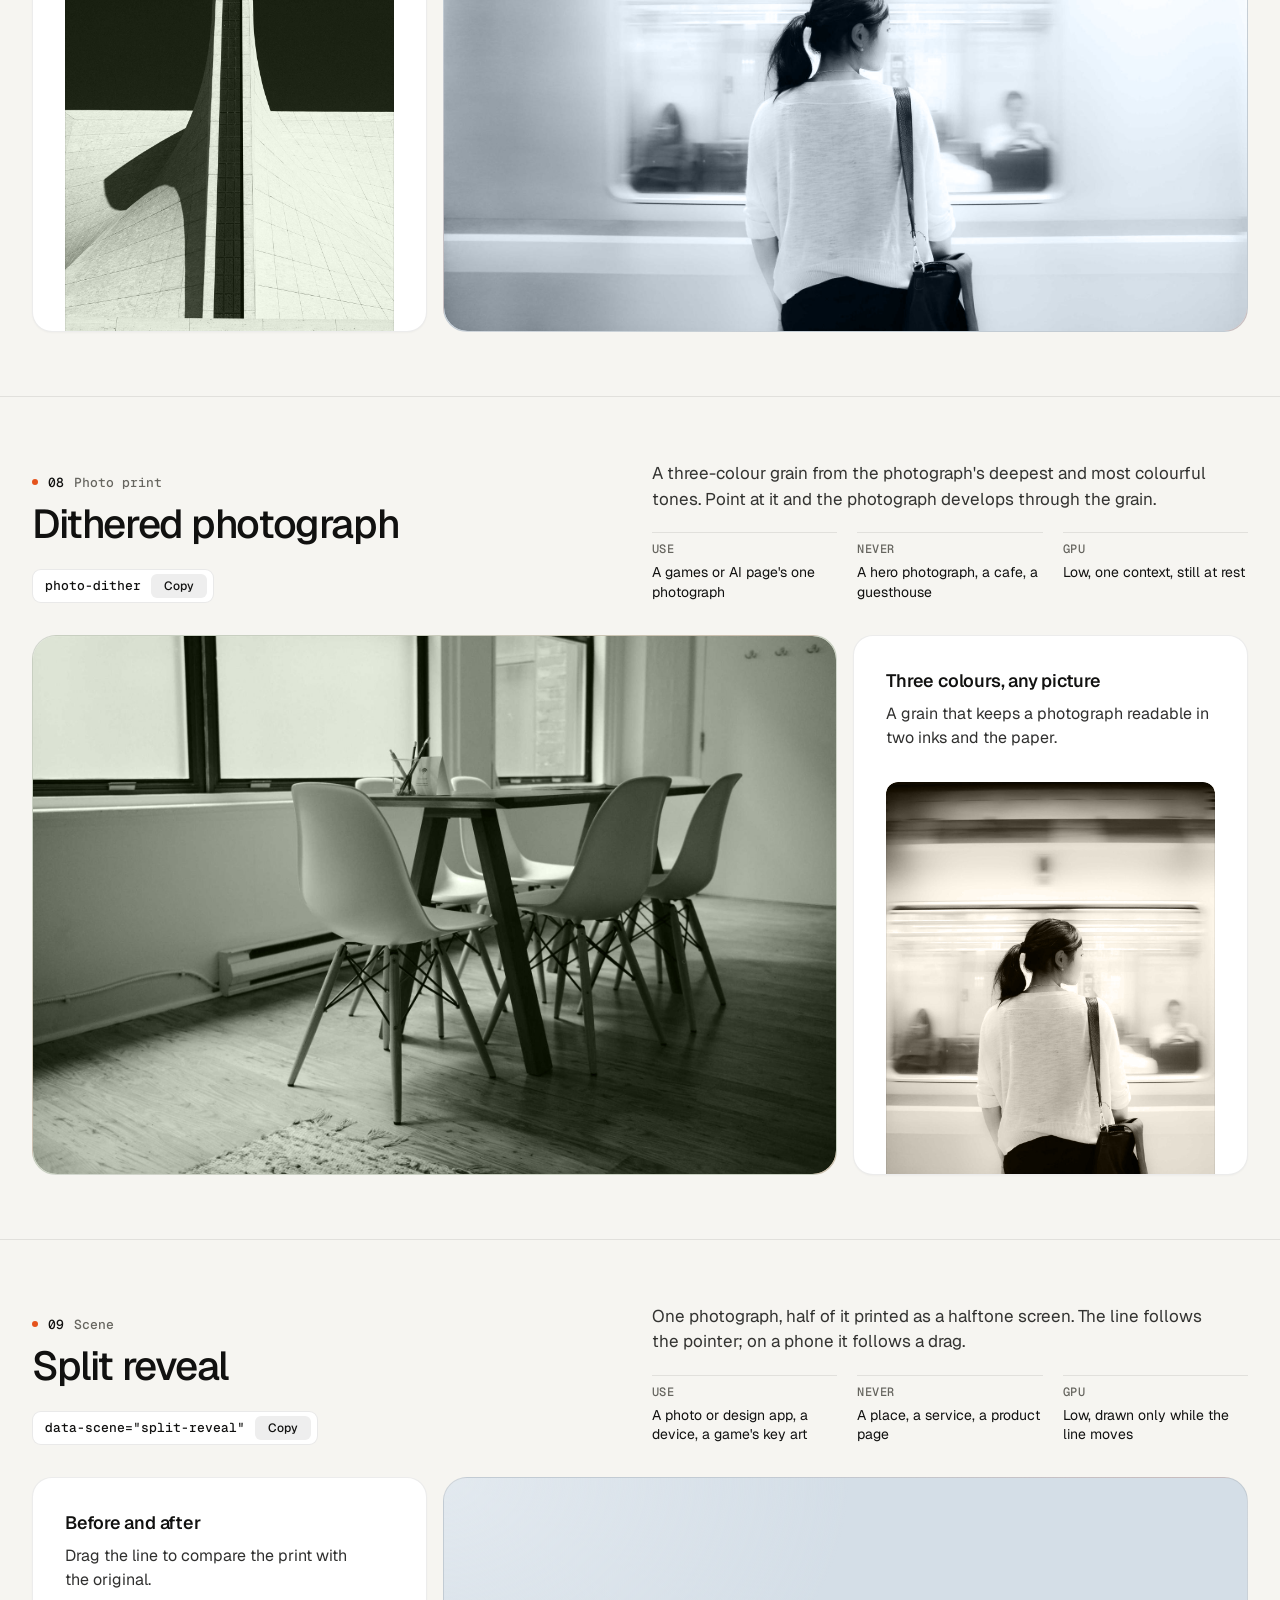
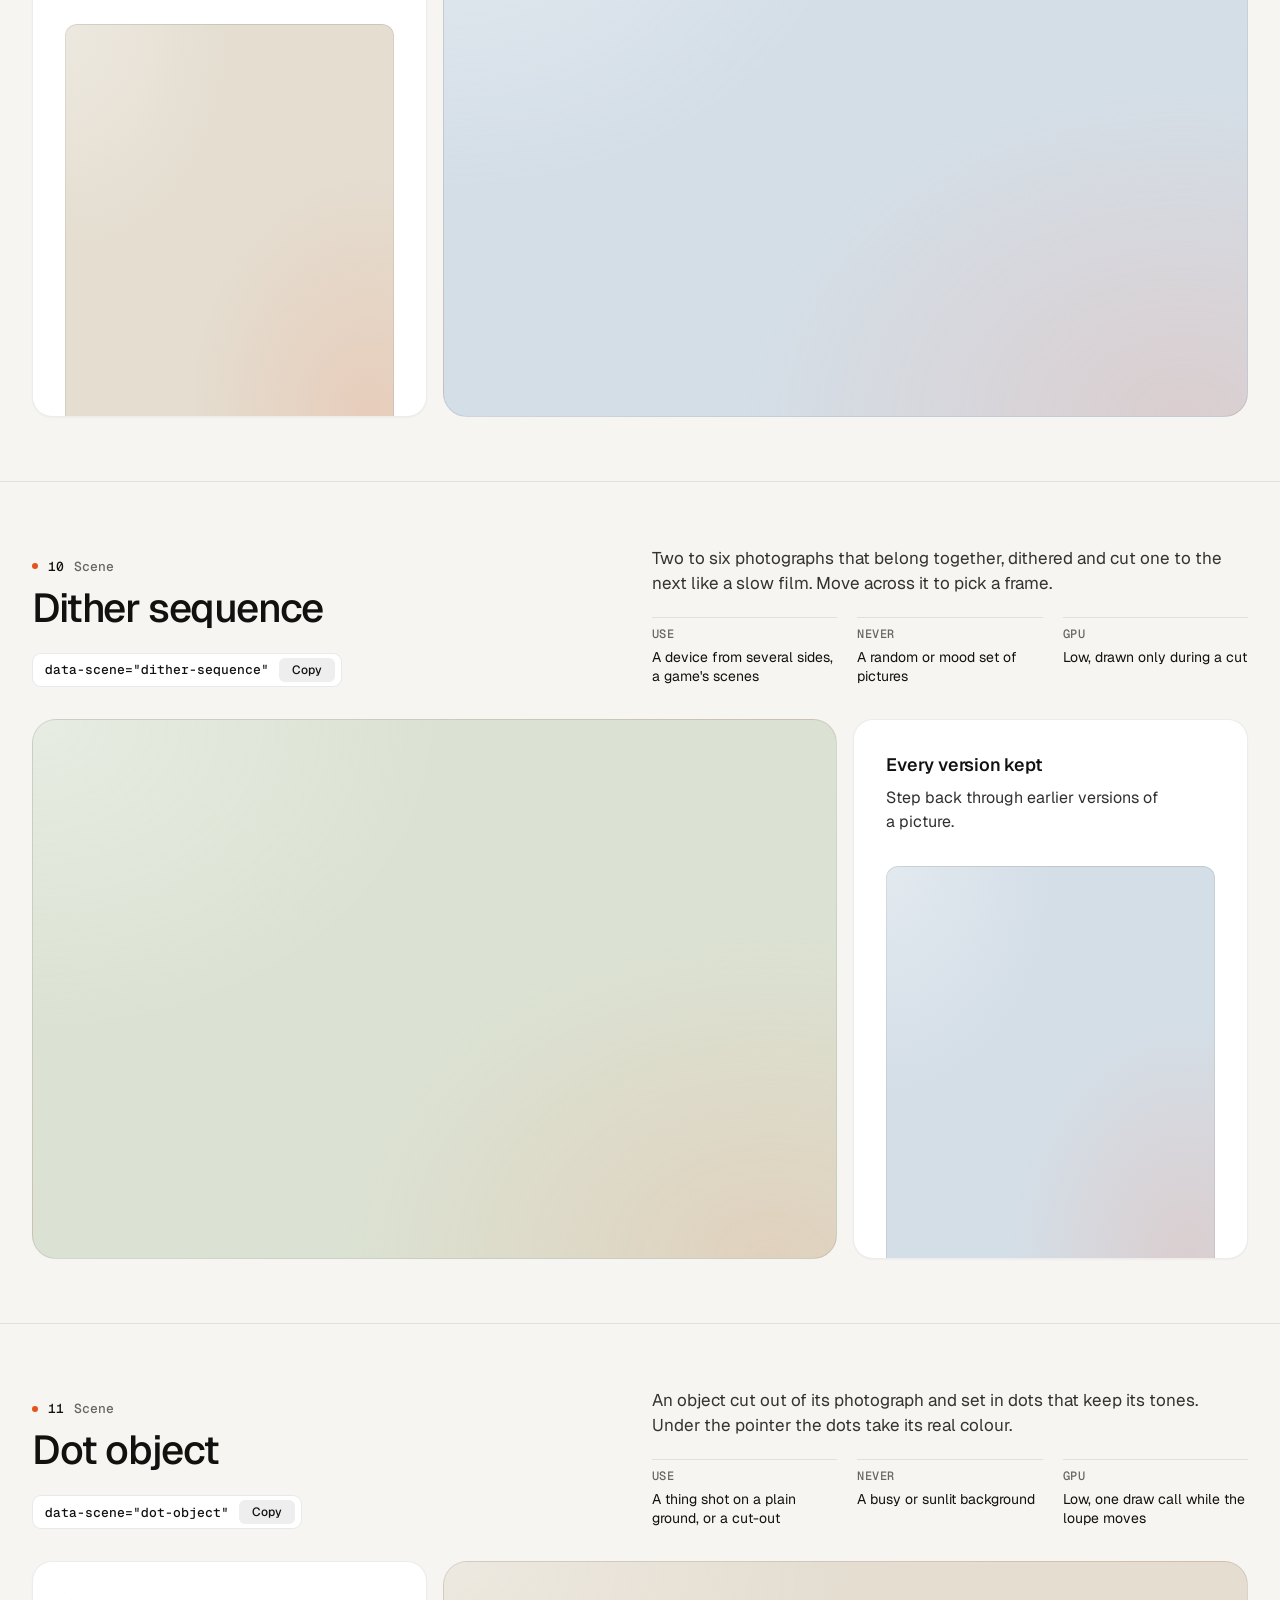
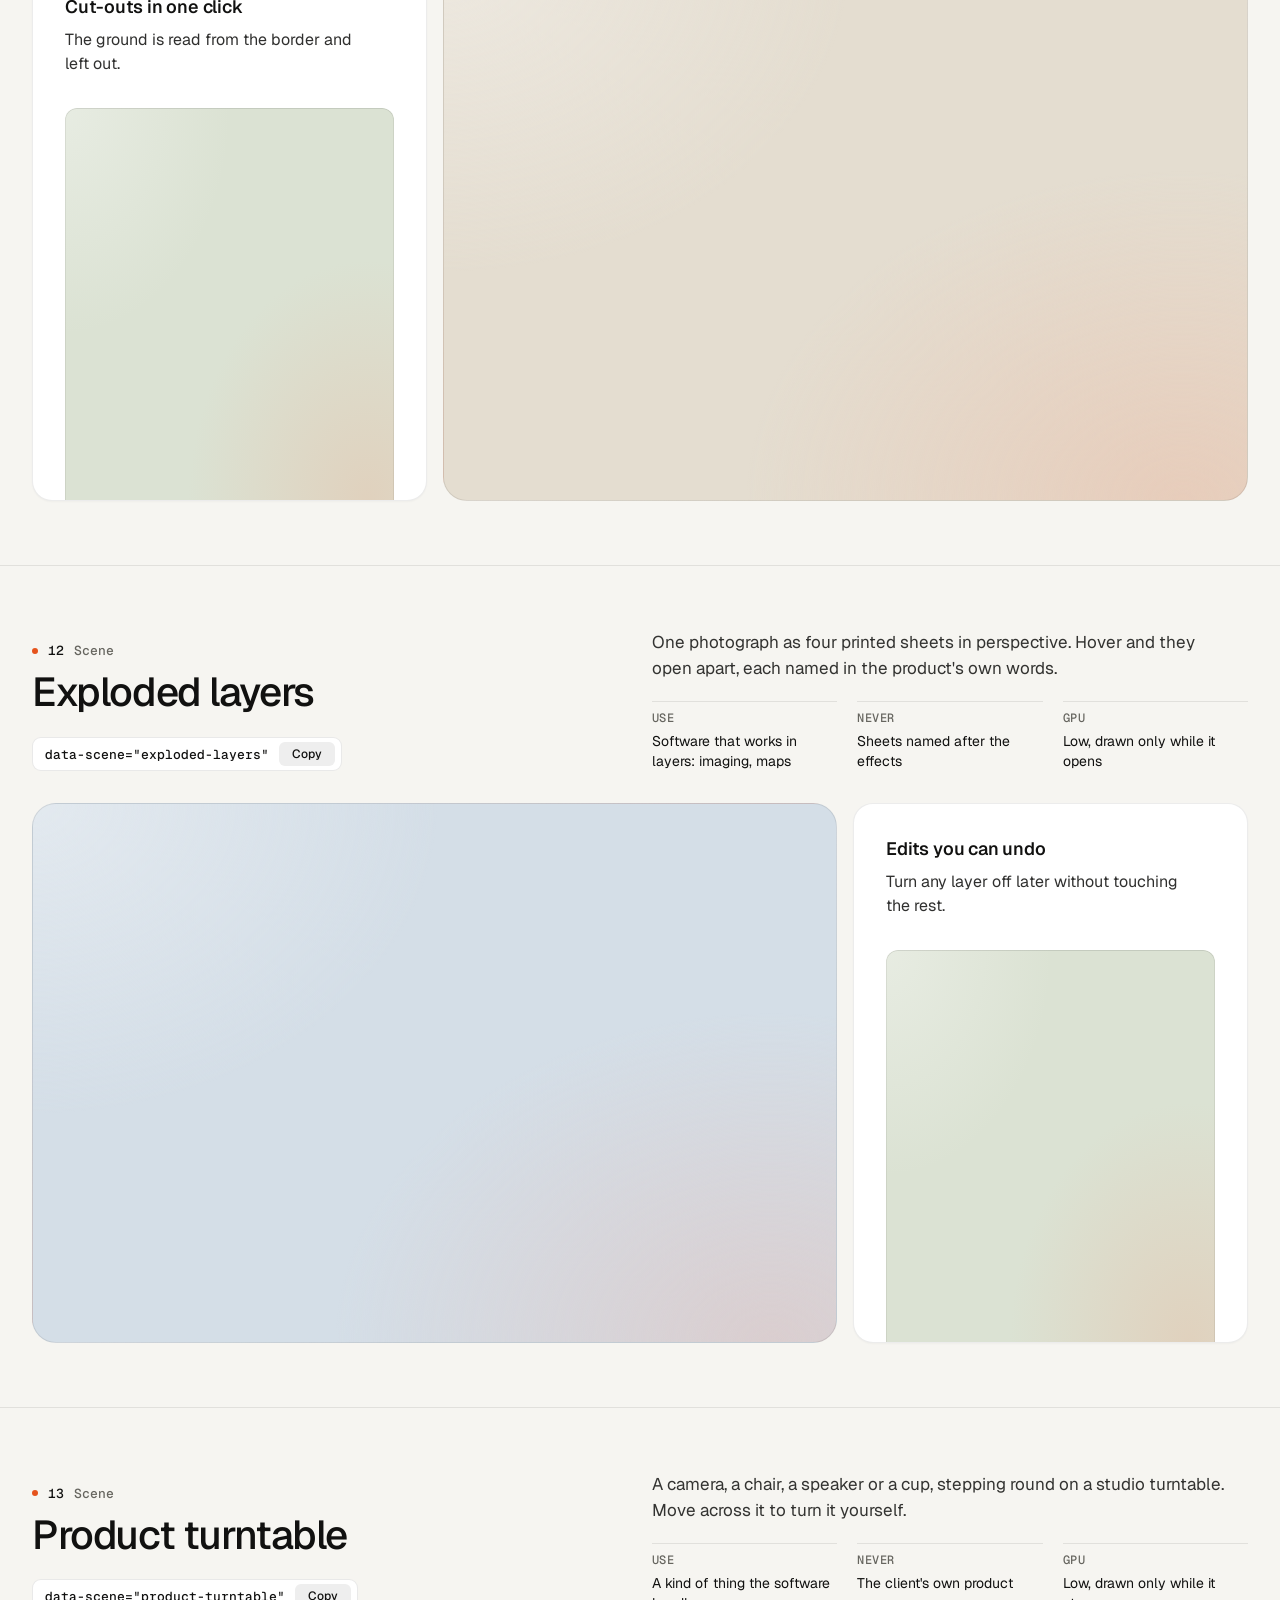
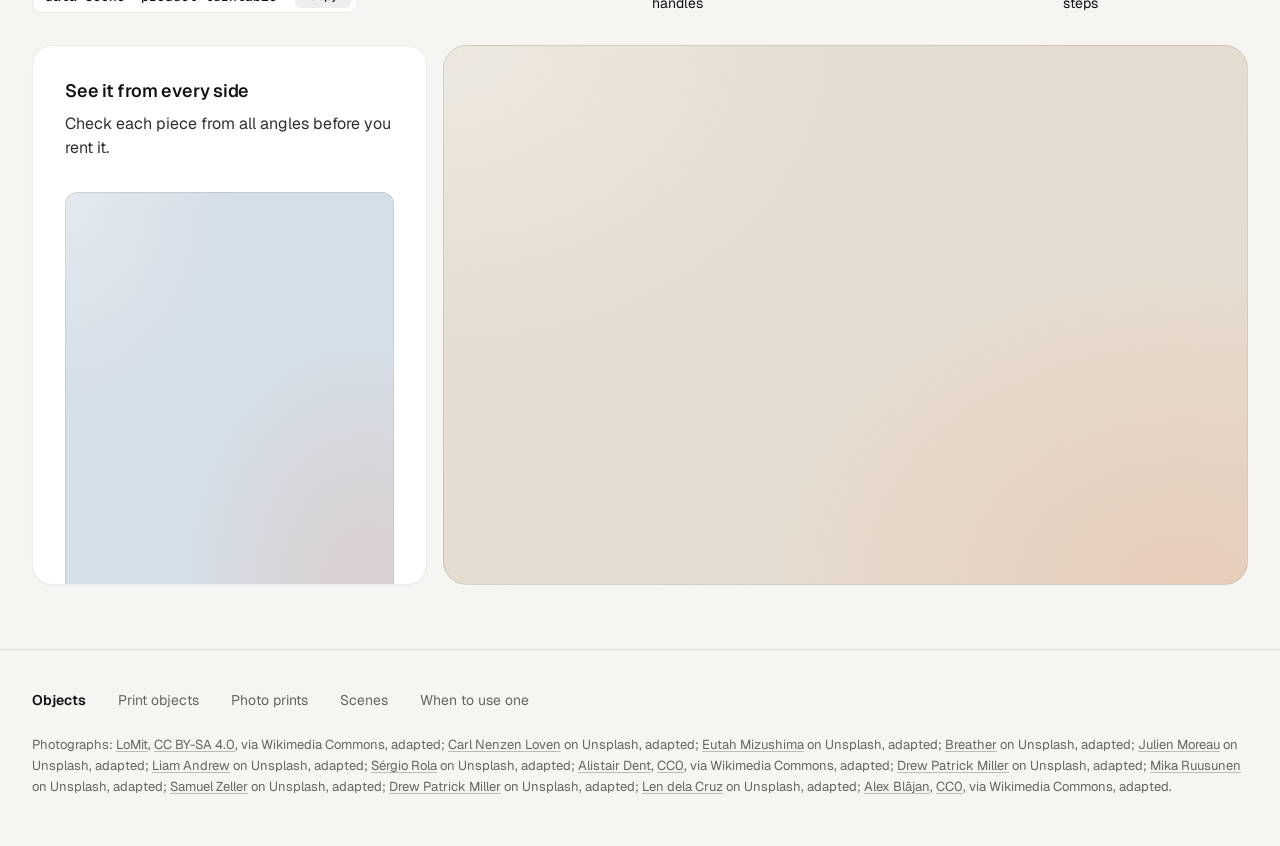
<file: .claude/skills/taste-skill/assets/objects/index.html>
<!doctype html>
<html lang="en" data-palette="paper">
<head>
<script>window.__tpGlMax = 16;   /* a gallery shows many live effects at once; a page of a site keeps the default 4 (fx.js) */</script>
<meta charset="utf-8">
<meta name="viewport" content="width=device-width, initial-scale=1">
<title>Objects</title>
<meta name="description" content="Thirteen objects for one strong moment a page: products drawn in code, photographs printed by a shader, scenes that answer the pointer.">
<link rel="icon" href="data:,">
<link rel="preconnect" href="https://fonts.googleapis.com">
<link rel="preconnect" href="https://fonts.gstatic.com" crossorigin>
<link href="https://fonts.googleapis.com/css2?family=Geist:wght@300..700&family=Geist+Mono:wght@400;500&display=swap" rel="stylesheet">
<link rel="stylesheet" href="../ui/base.css">
<link rel="stylesheet" href="../ui/cards.css">
<style>
  /* palettes: page tokens, four grounds (--g1 sand, --g2 sky, --g3 sage, --g4 deep) and the globe's sea */
  :root {
    --font-text: "Geist", system-ui, sans-serif; --font-mono: "Geist Mono", ui-monospace, monospace;
    --ease: cubic-bezier(.2, .7, .2, 1);
    --gutter: 32px; --max: 1312px;
  }
  [data-palette="paper"] { --bg: #f6f5f1; --card: #ffffff; --surface: #ffffff; --ink: #111110; --muted: #66655f; --accent: #e5531c; --accent-ink: #ffffff;
    --g1: #e4ddd0; --g2: #d4dee7; --g3: #dbe2d3; --g4: #1a2230; --sea: #2f6aa8; --line: rgb(17 17 16 / 0.09); }
  [data-palette="stone"] { --bg: #e6e5e1; --card: #f3f2ef; --surface: #f3f2ef; --ink: #1a1b1d; --muted: #5d5e62; --accent: #2456d6; --accent-ink: #ffffff;
    --g1: #d6d5d0; --g2: #c9d4df; --g3: #dad3c6; --g4: #1d2633; --sea: #2456d6; --line: rgb(26 27 29 / 0.1); }
  [data-palette="graphite"] { --bg: #0b0b0c; --card: #141416; --surface: #141416; --ink: #f2f2ef; --muted: #96979c; --accent: #ff7a3c; --accent-ink: #120c08;
    --g1: #1e1d1b; --g2: #17202a; --g3: #1b201b; --g4: #23262c; --sea: #4f9be0; --line: rgb(242 242 239 / 0.09); }
  [data-palette="night"] { --bg: #070b14; --card: #0e1420; --surface: #0e1420; --ink: #e9edf3; --muted: #8b94a4; --accent: #5ab9fc; --accent-ink: #07101a;
    --g1: #121a29; --g2: #0f2231; --g3: #16202b; --g4: #1b2536; --sea: #5ab9fc; --line: rgb(233 237 243 / 0.09); }

  * { box-sizing: border-box; }
  html { scroll-padding-top: 64px; }
  html, body { margin: 0; }
  body { font-family: var(--font-text); background: var(--bg); color: var(--ink); -webkit-font-smoothing: antialiased; font-size: 16px; line-height: 1.5;
    transition: background-color 320ms var(--ease), color 320ms var(--ease); }
  a { color: inherit; }
  .wrap { max-width: var(--max); margin: 0 auto; padding: 0 var(--gutter); }

  /* ------------------------------------------------ the bar */
  .bar { position: sticky; top: 0; z-index: 30; background: color-mix(in oklab, var(--bg) 84%, transparent); backdrop-filter: blur(16px) saturate(1.2); border-bottom: 1px solid var(--line); }
  .bar__in { height: 64px; display: flex; align-items: center; gap: 32px; }
  .brand { display: inline-flex; align-items: center; gap: 10px; font-weight: 600; font-size: 15px; letter-spacing: -0.01em; text-decoration: none; }
  .brand svg { width: 22px; height: 22px; }
  .brand svg .a { fill: var(--accent); transition: transform 420ms var(--ease); transform-origin: 11px 11px; }
  .brand:hover svg .a { transform: rotate(90deg); }
  .nav { display: flex; gap: 24px; font-size: 14px; }
  .nav a { position: relative; text-decoration: none; color: var(--muted); transition: color 180ms ease; padding: 6px 0; }
  .nav a::after { content: ""; position: absolute; left: 0; right: 0; bottom: 0; height: 1px; background: currentColor; transform: scaleX(0); transform-origin: left; transition: transform 260ms var(--ease); }
  .nav a:hover { color: var(--ink); }
  .nav a:hover::after { transform: scaleX(1); }
  .sp { flex: 1; }
  .swatches { display: flex; align-items: center; gap: 6px; padding: 4px; border-radius: 999px; border: 1px solid var(--line); background: var(--card); }
  .sw { position: relative; width: 26px; height: 26px; border-radius: 50%; border: 0; padding: 0; cursor: pointer; background: linear-gradient(135deg, var(--s-bg) 0 50%, var(--s-ac) 50% 100%);
    box-shadow: inset 0 0 0 1px rgb(0 0 0 / 0.12); transition: transform 200ms var(--ease); }
  .sw::after { content: ""; position: absolute; inset: -3px; border-radius: 50%; box-shadow: 0 0 0 1.5px var(--ink); opacity: 0; transform: scale(0.8); transition: opacity 200ms ease, transform 260ms var(--ease); }
  .sw:hover { transform: scale(1.08); }
  .sw:active { transform: scale(0.94); }
  .sw[aria-pressed="true"]::after { opacity: 1; transform: scale(1); }
  .sw:focus-visible { outline: 2px solid var(--ink); outline-offset: 3px; }
  .sw-label { font-size: 13px; color: var(--muted); min-width: 60px; text-align: right; }

  /* ------------------------------------------------ grounds: a soft lit mesh of the ground's own tone, a fine grain */
  .gr, .card > .panel.gr { --calm-k: 0%; background-color: var(--pg);
    background-image:
      radial-gradient(80% 90% at 92% 100%, color-mix(in oklab, var(--accent) 13%, var(--pg)), transparent 68%),
      radial-gradient(70% 80% at 0% 0%, color-mix(in oklab, var(--lift, #ffffff) var(--lift-k, 34%), var(--pg)), transparent 72%); }
  .gr.dk, [data-palette="graphite"] .gr, [data-palette="night"] .gr { --lift: #ffffff; --lift-k: 6%; }
  .grain { position: absolute; inset: 0; z-index: 0; pointer-events: none; opacity: .32; mix-blend-mode: soft-light; border-radius: inherit;
    background-image: url("data:image/svg+xml;utf8,<svg xmlns='http://www.w3.org/2000/svg' width='160' height='160'><filter id='n'><feTurbulence type='fractalNoise' baseFrequency='.85' numOctaves='2' stitchTiles='stitch'/><feColorMatrix values='0 0 0 0 .5  0 0 0 0 .5  0 0 0 0 .5  0 0 0 .9 0'/></filter><rect width='100%' height='100%' filter='url(%23n)'/></svg>"); }
  .slot { position: absolute; inset: 0; z-index: 1; border-radius: inherit; }
  .slot > .host { position: absolute; inset: 0; border-radius: inherit; overflow: hidden; }

  /* ------------------------------------------------ hero */
  .hero { min-height: calc(100svh - 64px); display: grid; align-items: center; padding: 56px 0; }
  .hero__grid { display: grid; grid-template-columns: repeat(12, minmax(0, 1fr)); gap: 24px; align-items: center; }
  .hero__copy { grid-column: 1 / span 5; }
  .hero h1 { margin: 0; font-size: clamp(44px, 3.4vw + 12px, 72px); line-height: 1.02; letter-spacing: -0.045em; font-weight: 520; text-wrap: balance; }
  .hero__lede { margin: 24px 0 0; font-size: 19px; line-height: 1.5; color: var(--muted); max-width: 40ch; text-wrap: pretty; }
  .index { margin: 40px 0 0; padding: 0; list-style: none; border-top: 1px solid var(--line); max-width: 460px; }
  .index a { display: grid; grid-template-columns: 1fr auto 20px; align-items: center; gap: 16px; padding: 14px 0; border-bottom: 1px solid var(--line); text-decoration: none; font-size: 16px; font-weight: 500; }
  .index a span { font: 500 13px/1 var(--font-mono); color: var(--muted); }
  .index a svg { width: 16px; height: 16px; transition: transform 260ms var(--ease); }
  .index a:hover svg { transform: translateX(4px); }
  .hero__pics { grid-column: 7 / span 6; display: grid; grid-template-columns: 1fr 1fr; gap: 16px; height: min(70svh, 660px); min-height: 440px; }
  .pic { position: relative; overflow: clip; border-radius: 20px; border: 1px solid var(--line); isolation: isolate; }
  .pic img { position: absolute; inset: 0; width: 100%; height: 100%; object-fit: cover; object-position: 50% 42%; display: block; }
  .pic--down { margin-top: 48px; }

  /* ------------------------------------------------ an object, one screen */
  .obj { min-height: calc(100svh - 64px); display: grid; align-content: center; padding: 64px 0; border-top: 1px solid var(--line); }
  .obj__head { display: grid; grid-template-columns: repeat(12, minmax(0, 1fr)); gap: 24px; align-items: end; margin-bottom: 32px; }
  .obj__title { grid-column: 1 / span 5; }
  .obj__n { margin: 0 0 14px; font: 500 13px/1 var(--font-mono); color: var(--muted); display: flex; gap: 10px; align-items: center; }
  .obj__n b { color: var(--ink); font-weight: 500; }
  .obj__n i { width: 6px; height: 6px; border-radius: 50%; background: var(--accent); display: inline-block; }
  .obj h2 { margin: 0; font-size: clamp(34px, 1.9vw + 16px, 52px); line-height: 1.04; letter-spacing: -0.035em; font-weight: 520; text-wrap: balance; }
  .obj__about { grid-column: 7 / span 6; }
  .obj__line { margin: 0; font-size: 17px; line-height: 1.5; color: color-mix(in oklab, var(--ink) 82%, var(--bg)); max-width: 52ch; text-wrap: pretty; }
  .facts { display: grid; grid-template-columns: repeat(3, minmax(0, 1fr)); gap: 20px; margin: 20px 0 0; }
  .facts div { border-top: 1px solid var(--line); padding-top: 10px; }
  .facts dt { font: 500 12px/1 var(--font-mono); color: var(--muted); text-transform: uppercase; letter-spacing: .04em; }
  .facts dd { margin: 8px 0 0; font-size: 14px; line-height: 1.4; }
  .copy { margin-top: 24px; display: inline-flex; align-items: center; gap: 10px; height: 34px; padding: 0 6px 0 12px; border-radius: 9px; border: 1px solid var(--line);
    background: var(--card); color: var(--ink); font: 500 13px/1 var(--font-mono); cursor: pointer; transition: border-color 180ms ease, transform 160ms var(--ease); }
  .copy:hover { border-color: color-mix(in oklab, var(--ink) 24%, transparent); }
  .copy:active { transform: scale(0.97); }
  .copy:focus-visible { outline: 2px solid var(--ink); outline-offset: 2px; }
  .copy em { font-style: normal; display: inline-grid; place-items: center; height: 24px; padding: 0 8px; border-radius: 6px; background: color-mix(in oklab, var(--ink) 7%, transparent); font-family: var(--font-text); font-size: 12px; overflow: hidden; }
  .copy em span { grid-area: 1 / 1; transition: transform 260ms var(--ease), opacity 200ms ease; }
  .copy em span + span { transform: translateY(110%); opacity: 0; }
  .copy.done em span:first-child { transform: translateY(-110%); opacity: 0; }
  .copy.done em span + span { transform: none; opacity: 1; }

  .duo { display: grid; grid-template-columns: repeat(12, minmax(0, 1fr)); gap: 16px; height: clamp(400px, calc(100svh - 360px), 600px); }
  .big { grid-column: 1 / span 8; position: relative; overflow: clip; isolation: isolate; border-radius: 24px; border: 1px solid var(--line); }
  .duo .card { grid-column: 9 / span 4; }
  .obj:nth-of-type(even) .big { grid-column: 5 / span 8; grid-row: 1; }
  .obj:nth-of-type(even) .duo .card { grid-column: 1 / span 4; grid-row: 1; }
  .duo .card > .panel { flex: 1 1 auto; min-height: 0; }

  /* ------------------------------------------------ footer */
  .foot { border-top: 1px solid var(--line); padding: 40px 0 48px; font-size: 14px; color: var(--muted); }
  .foot__row { display: flex; flex-wrap: wrap; gap: 12px 32px; align-items: baseline; }
  .foot__row b { color: var(--ink); font-weight: 600; }
  .foot__row a { text-decoration: none; }
  .foot__row a:hover { color: var(--ink); }
  .credits { margin: 24px 0 0; font-size: 13px; line-height: 1.6; color: var(--muted); }
  .credits a { text-decoration: underline; text-decoration-color: color-mix(in oklab, currentColor 40%, transparent); text-underline-offset: 2px; }

  @media (max-width: 1023px) {
    .hero__copy, .hero__pics { grid-column: 1 / -1; }
    .hero__pics { height: auto; min-height: 0; }
    .pic { aspect-ratio: 3 / 4; }
    .obj__title, .obj__about { grid-column: 1 / -1; }
    .duo { height: auto; grid-template-columns: minmax(0, 1fr); }
    .big, .duo .card, .obj:nth-of-type(even) .big, .obj:nth-of-type(even) .duo .card { grid-column: 1 / -1; grid-row: auto; }
    .big { aspect-ratio: 4 / 3; }
    .duo .card > .panel { flex: none; height: 320px; }
  }
  @media (max-width: 760px) {
    :root { --gutter: 16px; }
    .nav, .sw-label { display: none; }
    .hero { padding: 32px 0 40px; }
    .hero__lede { font-size: 17px; }
    .hero__pics { gap: 10px; }
    .pic { border-radius: 16px; }
    .pic--down { margin-top: 28px; }
    .obj { padding: 72px 0; min-height: 0; }
    .obj .wrap { display: flex; flex-direction: column; }
    .obj__head, .obj__about { display: contents; }
    .obj__title { order: 1; margin-bottom: 16px; }
    .obj__line { order: 2; margin-bottom: 28px; }
    .duo { order: 3; }
    .facts { order: 4; margin-top: 28px; }
    .copy, .index { display: none; }
    .facts { grid-template-columns: minmax(0, 1fr); gap: 0; }
    .facts div { display: grid; grid-template-columns: 96px 1fr; gap: 12px; padding: 10px 0; }
    .facts dd { margin: 0; }
    .big { aspect-ratio: 4 / 5; border-radius: 18px; }
    .duo .card > .panel { height: 300px; }
  }
  @media (prefers-reduced-motion: reduce) { *, *::before, *::after { transition-duration: 0ms !important; } }
</style>
</head>
<body>
<header class="bar">
  <div class="wrap bar__in">
    <a class="brand" href="#top" aria-label="Objects, back to the top">
      <svg viewBox="0 0 22 22" aria-hidden="true"><rect x="1" y="1" width="20" height="20" rx="6" fill="currentColor"/><rect class="a" x="7" y="7" width="8" height="8" rx="2"/></svg>
      Objects
    </a>
    <nav class="nav" aria-label="Families">
      <a href="#print-cup">Print objects</a>
      <a href="#photo-halftone">Photo prints</a>
      <a href="#split-reveal">Scenes</a>
    </nav>
    <span class="sp"></span>
    <span class="sw-label" id="sw-label">Paper</span>
    <div class="swatches" role="group" aria-label="Palette">
      <button type="button" class="sw" data-pal="paper" aria-label="Paper" aria-pressed="true" style="--s-bg:#f6f5f1;--s-ac:#e5531c"></button>
      <button type="button" class="sw" data-pal="stone" aria-label="Stone" aria-pressed="false" style="--s-bg:#e6e5e1;--s-ac:#2456d6"></button>
      <button type="button" class="sw" data-pal="graphite" aria-label="Graphite" aria-pressed="false" style="--s-bg:#141416;--s-ac:#ff7a3c"></button>
      <button type="button" class="sw" data-pal="night" aria-label="Night" aria-pressed="false" style="--s-bg:#0e1420;--s-ac:#5ab9fc"></button>
    </div>
  </div>
</header>

<main id="top">
  <section class="hero">
    <div class="wrap hero__grid">
      <div class="hero__copy">
        <h1>Objects for one strong moment a page.</h1>
        <p class="hero__lede">Products drawn in code, photographs printed by a shader, and scenes that answer the pointer. A photograph leads where there is one. An object leads where there is none.</p>
        <ul class="index">
          <li><a href="#print-cup">Print objects <span>05</span><svg viewBox="0 0 16 16" fill="none" stroke="currentColor" stroke-width="1.5" aria-hidden="true"><path d="M3 8h10M9 4l4 4-4 4"/></svg></a></li>
          <li><a href="#photo-halftone">Photo prints <span>03</span><svg viewBox="0 0 16 16" fill="none" stroke="currentColor" stroke-width="1.5" aria-hidden="true"><path d="M3 8h10M9 4l4 4-4 4"/></svg></a></li>
          <li><a href="#split-reveal">Scenes <span>05</span><svg viewBox="0 0 16 16" fill="none" stroke="currentColor" stroke-width="1.5" aria-hidden="true"><path d="M3 8h10M9 4l4 4-4 4"/></svg></a></li>
        </ul>
      </div>
      <div class="hero__pics">
        <div class="pic"><img src="photo-kit/photos/lamp.jpg" width="1280" height="1757" alt="Cream ceramic table lamp on a glossy side table in low sun" decoding="async"></div>
        <article class="pic pic--down gr" style="--pg: var(--g1)" aria-label="A balanced-arm desk lamp">
          <div class="grain"></div>
          <div class="slot" data-slot='{"kind":"print","id":"print-lamp","place":"card","ground":"g1","params":{"size":1.06,"x":-0.08,"y":-0.2}}'></div>
        </article>
      </div>
    </div>
  </section>

  <!-- ===================================================== print objects -->
  <section class="obj" id="print-cup">
    <div class="wrap">
      <div class="obj__head">
        <div class="obj__title"><p class="obj__n"><i></i><b>01</b> Print object</p><h2>Cup and saucer</h2>
          <button type="button" class="copy" data-copy='<div data-print="print-cup" data-print-place="card"></div>'>data-print="print-cup"<em><span>Copy</span><span>Copied</span></em></button></div>
        <div class="obj__about">
          <p class="obj__line">A porcelain cup of coffee on its saucer, the glaze in your accent. Click it to stir.</p>
          <dl class="facts"><div><dt>Leads</dt><dd>A tableware maker with no photographs</dd></div><div><dt>As a print</dt><dd>A software card about a morning</dd></div><div><dt>GPU</dt><dd>High while it turns, one frame at rest</dd></div></dl>
        </div>
      </div>
      <div class="duo">
        <article class="big gr" style="--pg: var(--g1)"><div class="grain"></div>
          <div class="slot" data-slot='{"kind":"print","id":"print-cup","place":"hero","ground":"g1","params":{"size":0.96,"x":0.16,"y":-0.04}}'></div></article>
        <article class="card"><h3>Morning digest</h3><p>One email at 8:00 with everything that changed overnight.</p>
          <div class="panel gr" style="--pg: var(--g2)"><div class="grain"></div>
            <div class="slot" data-slot='{"kind":"print","id":"print-cup","place":"card","ground":"g2","params":{"effect":"halftone","turn":0}}'></div></div></article>
      </div>
    </div>
  </section>

  <section class="obj" id="print-wheel">
    <div class="wrap">
      <div class="obj__head">
        <div class="obj__title"><p class="obj__n"><i></i><b>02</b> Print object</p><h2>Bicycle wheel</h2>
          <button type="button" class="copy" data-copy='<div data-print="print-wheel" data-print-place="card"></div>'>data-print="print-wheel"<em><span>Copy</span><span>Copied</span></em></button></div>
        <div class="obj__about">
          <p class="obj__line">A road wheel with a tan-wall tyre, an alloy rim and 24 spokes, the hub in your accent. Click it to spin it up.</p>
          <dl class="facts"><div><dt>Leads</dt><dd>A maker of wheels or hubs, never a whole bike</dd></div><div><dt>As a print</dt><dd>A card about speed or a mechanism</dd></div><div><dt>GPU</dt><dd>High while it turns, one frame at rest</dd></div></dl>
        </div>
      </div>
      <div class="duo">
        <article class="big gr" style="--pg: var(--g2)"><div class="grain"></div>
          <div class="slot" data-slot='{"kind":"print","id":"print-wheel","place":"card","ground":"g2","params":{"size":1.34,"x":-0.08,"y":-0.3}}'></div></article>
        <article class="card"><h3>Background sync</h3><p>Runs every five minutes, whether the app is open or not.</p>
          <div class="panel gr" style="--pg: var(--g3)"><div class="grain"></div>
            <div class="slot" data-slot='{"kind":"print","id":"print-wheel","place":"card","ground":"g3","params":{"effect":"halftone","turn":0}}'></div></div></article>
      </div>
    </div>
  </section>

  <section class="obj" id="print-lamp">
    <div class="wrap">
      <div class="obj__head">
        <div class="obj__title"><p class="obj__n"><i></i><b>03</b> Print object</p><h2>Desk lamp</h2>
          <button type="button" class="copy" data-copy='<div data-print="print-lamp" data-print-place="card"></div>'>data-print="print-lamp"<em><span>Copy</span><span>Copied</span></em></button></div>
        <div class="obj__about">
          <p class="obj__line">A balanced-arm desk lamp on chrome springs, the base and shade enamelled in your accent. Click it to switch it on.</p>
          <dl class="facts"><div><dt>Leads</dt><dd>A lighting maker with no photographs</dd></div><div><dt>As a print</dt><dd>A card about focus or working late</dd></div><div><dt>GPU</dt><dd>High while it moves, one frame at rest</dd></div></dl>
        </div>
      </div>
      <div class="duo">
        <article class="big gr" style="--pg: var(--g3)"><div class="grain"></div>
          <div class="slot" data-slot='{"kind":"print","id":"print-lamp","place":"hero","ground":"g3","params":{"size":0.98,"x":0.14,"y":-0.06,"angle":-24}}'></div></article>
        <article class="card"><h3>Focus mode</h3><p>Alerts wait until you switch it off.</p>
          <div class="panel gr dk" style="--pg: var(--g4)"><div class="grain"></div>
            <div class="slot" data-slot='{"kind":"print","id":"print-lamp","place":"card","ground":"g4","params":{"effect":"dither","step":1,"turn":0}}' aria-label="A desk lamp, switched on"></div></div></article>
      </div>
    </div>
  </section>

  <section class="obj" id="print-globe">
    <div class="wrap">
      <div class="obj__head">
        <div class="obj__title"><p class="obj__n"><i></i><b>04</b> Print object</p><h2>Desk globe</h2>
          <button type="button" class="copy" data-copy='<div data-print="print-globe" data-print-place="card" data-print-params=&apos;{"effect":"engrave"}&apos;></div>'>data-print="print-globe"<em><span>Copy</span><span>Copied</span></em></button></div>
        <div class="obj__about">
          <p class="obj__line">A desk globe with the real coastlines, a brass meridian and a walnut stand. Its sea takes a blue or teal accent. Click it to spin.</p>
          <dl class="facts"><div><dt>Leads</dt><dd>A maker of globes or maps</dd></div><div><dt>As a print</dt><dd>A card about regions or shipping</dd></div><div><dt>GPU</dt><dd>High while it turns, one frame at rest</dd></div></dl>
        </div>
      </div>
      <div class="duo">
        <article class="big gr" style="--pg: var(--g2)"><div class="grain"></div>
          <div class="slot" data-slot='{"kind":"print","id":"print-globe","place":"card","ground":"g2","sea":true,"params":{"size":1.3,"x":-0.1,"y":-0.3}}'></div></article>
        <article class="card"><h3>14 regions</h3><p>Pick where your data lives. Move it later in two clicks.</p>
          <div class="panel gr dk" style="--pg: var(--g4)"><div class="grain"></div>
            <div class="slot" data-slot='{"kind":"print","id":"print-globe","place":"card","ground":"g4","sea":true,"params":{"effect":"engrave","turn":0}}'></div></div></article>
      </div>
    </div>
  </section>

  <section class="obj" id="print-cards">
    <div class="wrap">
      <div class="obj__head">
        <div class="obj__title"><p class="obj__n"><i></i><b>05</b> Print object</p><h2>Playing cards</h2>
          <button type="button" class="copy" data-copy='<div data-print="print-cards" data-print-place="card"></div>'>data-print="print-cards"<em><span>Copy</span><span>Copied</span></em></button></div>
        <div class="obj__about">
          <p class="obj__line">A stack of playing cards, the ace of diamonds face up and the backs in your accent. Click to fan them out.</p>
          <dl class="facts"><div><dt>Leads</dt><dd>A maker of card or board games</dd></div><div><dt>As a print</dt><dd>A games card about a hand or a deal</dd></div><div><dt>GPU</dt><dd>High while it moves, one frame at rest</dd></div></dl>
        </div>
      </div>
      <div class="duo">
        <article class="big gr" style="--pg: var(--g3)"><div class="grain"></div>
          <div class="slot" data-slot='{"kind":"print","id":"print-cards","place":"hero","ground":"g3","params":{"size":0.98,"x":0.16,"y":-0.04}}'></div></article>
        <article class="card"><h3>Fair draws</h3><p>Every shuffle is logged, so any player can check a deal.</p>
          <div class="panel gr" style="--pg: var(--g1)"><div class="grain"></div>
            <div class="slot" data-slot='{"kind":"print","id":"print-cards","place":"card","ground":"g1","params":{"effect":"halftone","turn":0}}'></div></div></article>
      </div>
    </div>
  </section>

  <!-- ===================================================== photo prints -->
  <section class="obj" id="photo-halftone">
    <div class="wrap">
      <div class="obj__head">
        <div class="obj__title"><p class="obj__n"><i></i><b>06</b> Photo print</p><h2>Halftone photograph</h2>
          <button type="button" class="copy" data-copy="import print from './assets/objects/photo-halftone/object.js'; print.mount(frame, { palette: fx.readPalette(frame) });">photo-halftone<em><span>Copy</span><span>Copied</span></em></button></div>
        <div class="obj__about">
          <p class="obj__line">One photograph in one ink: round dots on a 45° screen, clean paper in the light. Point at it and a loupe shows its colour.</p>
          <dl class="facts"><div><dt>Use</dt><dd>One photograph band on a design or software page</dd></div><div><dt>Never</dt><dd>A hero photograph, a cafe, a guesthouse</dd></div><div><dt>GPU</dt><dd>Low, one context, still at rest</dd></div></dl>
        </div>
      </div>
      <div class="duo">
        <article class="big gr" style="--pg: var(--g1)">
          <div class="slot" data-slot='{"kind":"photo","id":"photo-halftone","ground":"g1","photo":"concrete"}'></div></article>
        <article class="card"><h3>Screens for print</h3><p>Send any photograph to press as a one-ink halftone.</p>
          <div class="panel gr" style="--pg: var(--g2)">
            <div class="slot" data-slot='{"kind":"photo","id":"photo-halftone","ground":"g2","photo":"lamp","params":{"tint":1}}'></div></div></article>
      </div>
    </div>
  </section>

  <section class="obj" id="photo-engraving">
    <div class="wrap">
      <div class="obj__head">
        <div class="obj__title"><p class="obj__n"><i></i><b>07</b> Photo print</p><h2>Engraved photograph</h2>
          <button type="button" class="copy" data-copy="import print from './assets/objects/photo-engraving/object.js'; print.mount(frame, { palette: fx.readPalette(frame) });">photo-engraving<em><span>Copy</span><span>Copied</span></em></button></div>
        <div class="obj__about">
          <p class="obj__line">Diagonal lines that swell in the shadows and bend over the forms, over a light wash of the photograph's colour. Point at it and the lines part.</p>
          <dl class="facts"><div><dt>Use</dt><dd>A tile whose subject is the photograph</dd></div><div><dt>Never</dt><dd>A hero photograph, a cafe, a guesthouse</dd></div><div><dt>GPU</dt><dd>Low, one context, still at rest</dd></div></dl>
        </div>
      </div>
      <div class="duo">
        <article class="big gr" style="--pg: var(--g2)">
          <div class="slot" data-slot='{"kind":"photo","id":"photo-engraving","ground":"g2","photo":"platform","photoDark":"concrete"}'></div></article>
        <article class="card"><h3>Line art from a photo</h3><p>Turn a product shot into a plate for packaging.</p>
          <div class="panel gr" style="--pg: var(--g3)">
            <div class="slot" data-slot='{"kind":"photo","id":"photo-engraving","ground":"g3","photo":"concrete","photoDark":"room"}'></div></div></article>
      </div>
    </div>
  </section>

  <section class="obj" id="photo-dither">
    <div class="wrap">
      <div class="obj__head">
        <div class="obj__title"><p class="obj__n"><i></i><b>08</b> Photo print</p><h2>Dithered photograph</h2>
          <button type="button" class="copy" data-copy="import print from './assets/objects/photo-dither/object.js'; print.mount(frame, { palette: fx.readPalette(frame) });">photo-dither<em><span>Copy</span><span>Copied</span></em></button></div>
        <div class="obj__about">
          <p class="obj__line">A three-colour grain from the photograph's deepest and most colourful tones. Point at it and the photograph develops through the grain.</p>
          <dl class="facts"><div><dt>Use</dt><dd>A games or AI page's one photograph</dd></div><div><dt>Never</dt><dd>A hero photograph, a cafe, a guesthouse</dd></div><div><dt>GPU</dt><dd>Low, one context, still at rest</dd></div></dl>
        </div>
      </div>
      <div class="duo">
        <article class="big gr" style="--pg: var(--g3)">
          <div class="slot" data-slot='{"kind":"photo","id":"photo-dither","ground":"g3","photo":"room"}'></div></article>
        <article class="card"><h3>Three colours, any picture</h3><p>A grain that keeps a photograph readable in two inks and the paper.</p>
          <div class="panel gr" style="--pg: var(--g1)">
            <div class="slot" data-slot='{"kind":"photo","id":"photo-dither","ground":"g1","photo":"platform"}'></div></div></article>
      </div>
    </div>
  </section>

  <!-- ===================================================== scenes -->
  <section class="obj" id="split-reveal">
    <div class="wrap">
      <div class="obj__head">
        <div class="obj__title"><p class="obj__n"><i></i><b>09</b> Scene</p><h2>Split reveal</h2>
          <button type="button" class="copy" data-copy='<div data-scene="split-reveal" data-scene-src="assets/img/photo.jpg"></div>'>data-scene="split-reveal"<em><span>Copy</span><span>Copied</span></em></button></div>
        <div class="obj__about">
          <p class="obj__line">One photograph, half of it printed as a halftone screen. The line follows the pointer; on a phone it follows a drag.</p>
          <dl class="facts"><div><dt>Use</dt><dd>A photo or design app, a device, a game's key art</dd></div><div><dt>Never</dt><dd>A place, a service, a product page</dd></div><div><dt>GPU</dt><dd>Low, drawn only while the line moves</dd></div></dl>
        </div>
      </div>
      <div class="duo">
        <article class="big gr" style="--pg: var(--g2)">
          <div class="slot" data-slot='{"kind":"scene","id":"split-reveal","ground":"g2","src":"default"}'></div></article>
        <article class="card"><h3>Before and after</h3><p>Drag the line to compare the print with the original.</p>
          <div class="panel gr" style="--pg: var(--g1)">
            <div class="slot" data-slot='{"kind":"scene","id":"split-reveal","ground":"g1","src":"roof","params":{"side":"right","split":0.42}}'></div></div></article>
      </div>
    </div>
  </section>

  <section class="obj" id="dither-sequence">
    <div class="wrap">
      <div class="obj__head">
        <div class="obj__title"><p class="obj__n"><i></i><b>10</b> Scene</p><h2>Dither sequence</h2>
          <button type="button" class="copy" data-copy='<div data-scene="dither-sequence" data-scene-src=&apos;[{"src":"a.jpg"},{"src":"b.jpg"}]&apos;></div>'>data-scene="dither-sequence"<em><span>Copy</span><span>Copied</span></em></button></div>
        <div class="obj__about">
          <p class="obj__line">Two to six photographs that belong together, dithered and cut one to the next like a slow film. Move across it to pick a frame.</p>
          <dl class="facts"><div><dt>Use</dt><dd>A device from several sides, a game's scenes</dd></div><div><dt>Never</dt><dd>A random or mood set of pictures</dd></div><div><dt>GPU</dt><dd>Low, drawn only during a cut</dd></div></dl>
        </div>
      </div>
      <div class="duo">
        <article class="big gr" style="--pg: var(--g3)">
          <div class="slot" data-slot='{"kind":"scene","id":"dither-sequence","ground":"g3","src":"default"}'></div></article>
        <article class="card"><h3>Every version kept</h3><p>Step back through earlier versions of a picture.</p>
          <div class="panel gr" style="--pg: var(--g2)">
            <div class="slot" data-slot='{"kind":"scene","id":"dither-sequence","ground":"g2","src":"spirals","params":{"fit":"contain","autoplay":0}}'></div></div></article>
      </div>
    </div>
  </section>

  <section class="obj" id="dot-object">
    <div class="wrap">
      <div class="obj__head">
        <div class="obj__title"><p class="obj__n"><i></i><b>11</b> Scene</p><h2>Dot object</h2>
          <button type="button" class="copy" data-copy='<div data-scene="dot-object" data-scene-src="assets/img/object-on-white.jpg"></div>'>data-scene="dot-object"<em><span>Copy</span><span>Copied</span></em></button></div>
        <div class="obj__about">
          <p class="obj__line">An object cut out of its photograph and set in dots that keep its tones. Under the pointer the dots take its real colour.</p>
          <dl class="facts"><div><dt>Use</dt><dd>A thing shot on a plain ground, or a cut-out</dd></div><div><dt>Never</dt><dd>A busy or sunlit background</dd></div><div><dt>GPU</dt><dd>Low, one draw call while the loupe moves</dd></div></dl>
        </div>
      </div>
      <div class="duo">
        <article class="big gr" style="--pg: var(--g1)">
          <div class="slot" data-slot='{"kind":"scene","id":"dot-object","ground":"g1","src":"default"}'></div></article>
        <article class="card"><h3>Cut-outs in one click</h3><p>The ground is read from the border and left out.</p>
          <div class="panel gr" style="--pg: var(--g3)">
            <div class="slot" data-slot='{"kind":"scene","id":"dot-object","ground":"g3","src":"dahlia"}'></div></div></article>
      </div>
    </div>
  </section>

  <section class="obj" id="exploded-layers">
    <div class="wrap">
      <div class="obj__head">
        <div class="obj__title"><p class="obj__n"><i></i><b>12</b> Scene</p><h2>Exploded layers</h2>
          <button type="button" class="copy" data-copy='<div data-scene="exploded-layers" data-scene-src="assets/img/photo.jpg" data-scene-params=&apos;{"names":["Photo","Colour","Light","Depth"]}&apos;></div>'>data-scene="exploded-layers"<em><span>Copy</span><span>Copied</span></em></button></div>
        <div class="obj__about">
          <p class="obj__line">One photograph as four printed sheets in perspective. Hover and they open apart, each named in the product's own words.</p>
          <dl class="facts"><div><dt>Use</dt><dd>Software that works in layers: imaging, maps</dd></div><div><dt>Never</dt><dd>Sheets named after the effects</dd></div><div><dt>GPU</dt><dd>Low, drawn only while it opens</dd></div></dl>
        </div>
      </div>
      <div class="duo">
        <article class="big gr" style="--pg: var(--g2)">
          <div class="slot" data-slot='{"kind":"scene","id":"exploded-layers","ground":"g2","src":"default","params":{"names":["Photo","Colour","Light","Depth"]}}'></div></article>
        <article class="card"><h3>Edits you can undo</h3><p>Turn any layer off later without touching the rest.</p>
          <div class="panel gr" style="--pg: var(--g3)">
            <div class="slot" data-slot='{"kind":"scene","id":"exploded-layers","ground":"g3","src":"lattice"}'></div></div></article>
      </div>
    </div>
  </section>

  <section class="obj" id="product-turntable">
    <div class="wrap">
      <div class="obj__head">
        <div class="obj__title"><p class="obj__n"><i></i><b>13</b> Scene</p><h2>Product turntable</h2>
          <button type="button" class="copy" data-copy='<div data-scene="product-turntable" data-scene-params=&apos;{"form":"chair"}&apos;></div>'>data-scene="product-turntable"<em><span>Copy</span><span>Copied</span></em></button></div>
        <div class="obj__about">
          <p class="obj__line">A camera, a chair, a speaker or a cup, stepping round on a studio turntable. Move across it to turn it yourself.</p>
          <dl class="facts"><div><dt>Use</dt><dd>A kind of thing the software handles</dd></div><div><dt>Never</dt><dd>The client's own product</dd></div><div><dt>GPU</dt><dd>Low, drawn only while it steps</dd></div></dl>
        </div>
      </div>
      <div class="duo">
        <article class="big gr" style="--pg: var(--g1)">
          <div class="slot" data-slot='{"kind":"scene","id":"product-turntable","ground":"g1","params":{"form":"camera"}}' aria-label="A camera on a turntable"></div></article>
        <article class="card"><h3>See it from every side</h3><p>Check each piece from all angles before you rent it.</p>
          <div class="panel gr" style="--pg: var(--g2)">
            <div class="slot" data-slot='{"kind":"scene","id":"product-turntable","ground":"g2","params":{"form":"chair","start":-40,"autoplay":0}}' aria-label="A side chair"></div></div></article>
      </div>
    </div>
  </section>
</main>

<footer class="foot">
  <div class="wrap">
    <div class="foot__row">
      <b>Objects</b>
      <a href="_print-core/README.md">Print objects</a>
      <a href="photo-kit/README.md">Photo prints</a>
      <a href="_scenes/README.md">Scenes</a>
      <a href="../../references/effects-objects.md">When to use one</a>
    </div>
    <p class="credits" id="credits"></p>
  </div>
</footer>

<script type="module">
  /*
    The showcase's own mounting: every [data-slot] mounts when it comes near the screen and is destroyed
    when it leaves, and never more than MAX are mounted at once, so the page holds at most 4 live WebGL
    contexts (each mounted object holds one at most; still print objects hold none).
  */
  import fx from '../effects/fx.js';
  import { creditsLine } from './photo-kit/photo.js';
  import { DEFAULT_PHOTO as SPLIT } from './split-reveal/object.js';
  import { DEFAULT_SEQUENCE } from './dither-sequence/object.js';
  import { DEFAULT_PHOTO as TULIP } from './dot-object/object.js';
  import { DEFAULT_PHOTO as MIXER } from './exploded-layers/object.js';

  const MAX = 4, CAP = { print: 4, photo: 3, scene: 4 };
  const root = document.documentElement;
  const q = new URLSearchParams(location.search);
  const U = 'https://unsplash.com/license', CC0 = 'https://creativecommons.org/publicdomain/zero/1.0/';
  const SRC = {
    roof: { id: 618, ratio: 1.5, alt: 'Curving glass and steel lattice roof in black and white', by: 'Mika Ruusunen', licence: 'Unsplash licence', licenceUrl: U, page: 'https://unsplash.com/photos/ypVM8PnygUo' },
    lattice: { id: 893, ratio: 1.5, alt: 'Curved latticed building facade forming sweeping lines', by: 'Samuel Zeller', licence: 'Unsplash licence', licenceUrl: U, page: 'https://unsplash.com/photos/j0g8taxHZa0' },
    spirals: [
      { id: 949, ratio: 0.66, alt: 'A white spiral atrium under a glass dome, seen from below', by: 'Drew Patrick Miller', licence: 'Unsplash licence', licenceUrl: U, page: 'https://unsplash.com/photos/VLT62-JzddA' },
      { id: 679, ratio: 1, alt: 'Spiralling concrete curves around a small round window', by: 'Len dela Cruz', licence: 'Unsplash licence', licenceUrl: U, page: 'https://unsplash.com/photos/ScEKf8u7y-c' },
    ],
    dahlia: { id: 'commons-minimal-orange-dahlia', source: 'commons', ratio: 1.523, width: 5830, focus: [0.5, 0.5], alt: 'An orange dahlia on a black ground', by: 'Alex Blăjan', licence: 'CC0', licenceUrl: CC0,
      url: 'https://upload.wikimedia.org/wikipedia/commons/5/5e/Minimal_orange_dahlia_%28Unsplash%29.jpg', page: 'https://commons.wikimedia.org/wiki/File:Minimal_orange_dahlia_(Unsplash).jpg' },
  };
  const DEFAULTS = { 'split-reveal': SPLIT, 'dither-sequence': DEFAULT_SEQUENCE, 'dot-object': TULIP, 'exploded-layers': MIXER };
  const lib = await fetch(new URL('./photo-kit/photos.json', import.meta.url)).then(r => r.json()).catch(() => ({ photos: [] }));
  const PHOTOS = Object.fromEntries(lib.photos.map(p => [p.key, p]));

  // ---- palette: the page tokens, a ground's paper and an ink that reads on it
  const tok = n => getComputedStyle(root).getPropertyValue(n).trim();
  const lum = hex => { const h = hex.replace('#', ''); const c = [0, 2, 4].map(i => parseInt(h.slice(i, i + 2), 16) / 255); return 0.2126 * c[0] + 0.7152 * c[1] + 0.0722 * c[2]; };
  function paletteFor(cfg) {
    const bg = tok('--' + (cfg.ground || 'g1')), ink = tok('--ink');
    const light = lum(bg) > 0.4, pageLight = lum(ink) < 0.4;
    const gInk = light ? (pageLight ? ink : '#17181b') : (pageLight ? '#eef0f2' : ink);
    return fx.normalizePalette({ bg, surface: bg, ink: gInk, accent: cfg.sea ? tok('--sea') : tok('--accent'), accentInk: tok('--accent-ink') });
  }

  // ---- mounting
  const slots = [...document.querySelectorAll('[data-slot]')];
  const st = new Map(slots.map(el => [el, { cfg: JSON.parse(el.dataset.slot), near: false, ctrl: null, host: null, busy: false }]));
  const mods = new Map();
  const load = id => { if (!mods.has(id)) mods.set(id, import(`./${id}/object.js`).then(m => m.default)); return mods.get(id); };
  // a photo print may name a darker photograph for the dark palettes (a pale one prints as a light plate there)
  const isDark = () => lum(tok('--bg')) < 0.4;
  const photoKey = cfg => (cfg.photoDark && isDark() ? cfg.photoDark : cfg.photo);
  const srcOf = cfg => {
    if (cfg.kind === 'photo') return new URL('./photo-kit/' + PHOTOS[photoKey(cfg)].file, import.meta.url).href;
    if (!cfg.src) return undefined;
    return cfg.src === 'default' ? DEFAULTS[cfg.id] : SRC[cfg.src];
  };
  // a photo print's slot shows its photograph toned into the ground until the print draws, before it
  // mounts too: never an empty panel, even on a slow device
  function underlay(box, cfg) {
    if (cfg.kind !== 'photo') return;
    const p = PHOTOS[photoKey(cfg)];
    Object.assign(box.style, { backgroundColor: 'var(--pg)', backgroundImage: 'url(' + srcOf(cfg) + ')', backgroundSize: 'cover',
      backgroundPosition: (p.focus[0] * 100) + '% ' + (p.focus[1] * 100) + '%', backgroundBlendMode: 'luminosity' });
  }
  async function mount(el) {
    const s = st.get(el);
    s.busy = true;
    try {
      const obj = await load(s.cfg.id);
      if (!s.want) return;
      const host = document.createElement('div');
      host.className = 'host';
      if (el.hasAttribute('aria-label')) host.setAttribute('aria-label', el.getAttribute('aria-label'));
      el.appendChild(host);
      const cfg = s.cfg, palette = paletteFor(cfg);
      let ctrl;
      if (cfg.kind === 'print') ctrl = obj.mount(host, { place: cfg.place, params: cfg.params || {}, palette });
      else if (cfg.kind === 'photo') {
        const p = PHOTOS[photoKey(cfg)];
        s.photo = photoKey(cfg);
        underlay(host, cfg);
        ctrl = obj.mount(host, { palette, src: srcOf(cfg), params: { focusX: p.focus[0], focusY: p.focus[1], ...(cfg.params || {}) } });
      } else ctrl = obj.mount(host, { palette, src: srcOf(cfg), params: cfg.params || {} });
      s.ctrl = ctrl; s.host = host;
    } catch (e) { console.warn('objects:', s.cfg.id, e); }
    finally { s.busy = false; if (!s.want && s.ctrl) unmount(el); schedule(); }
  }
  function unmount(el) {
    const s = st.get(el);
    if (!s.ctrl) return;
    try { s.ctrl.destroy(); } catch (e) { console.warn(e); }
    s.host?.remove();
    s.ctrl = null; s.host = null;
  }
  let queued = 0;
  function reconcile() {
    queued = 0;
    const mid = innerHeight / 2;
    const dist = el => { const r = el.getBoundingClientRect(); return Math.abs((r.top + r.bottom) / 2 - mid); };
    // the nearest first, at most MAX, and at most CAP of one family (photo-kit warns past 3)
    const near = [], kinds = {};
    for (const el of slots.filter(e => st.get(e).near).sort((a, b) => dist(a) - dist(b))) {
      const k = st.get(el).cfg.kind;
      if (near.length < MAX && (kinds[k] || 0) < CAP[k]) { near.push(el); kinds[k] = (kinds[k] || 0) + 1; }
    }
    const want = new Set(near);
    for (const el of slots) { const s = st.get(el); s.want = want.has(el); if (!s.want && s.ctrl && !s.busy) unmount(el); }
    // never more than MAX mounted (or mounting) at once
    let count = slots.filter(el => { const s = st.get(el); return s.ctrl || s.busy; }).length;
    for (const el of near) { const s = st.get(el); if (!s.ctrl && !s.busy && count < MAX) { count++; mount(el); } }
  }
  const schedule = () => { if (!queued) queued = requestAnimationFrame(reconcile); };
  const io = new IntersectionObserver(es => { for (const e of es) st.get(e.target).near = e.isIntersecting; schedule(); }, { rootMargin: '60% 0px' });
  slots.forEach(el => io.observe(el));
  addEventListener('scroll', schedule, { passive: true });
  addEventListener('resize', schedule, { passive: true });

  // ---- palette switch
  const PAL = ['paper', 'stone', 'graphite', 'night'];
  const label = document.getElementById('sw-label');
  function setPalette(name, save) {
    if (!PAL.includes(name)) name = 'paper';
    root.dataset.palette = name;
    for (const b of document.querySelectorAll('[data-pal]')) b.setAttribute('aria-pressed', String(b.dataset.pal === name));
    label.textContent = name[0].toUpperCase() + name.slice(1);
    for (const [el, s] of st) {
      if (s.ctrl && s.cfg.kind === 'photo' && s.photo !== photoKey(s.cfg)) unmount(el);   // its photograph changes: mount it again
      else if (s.ctrl?.setPalette) s.ctrl.setPalette(paletteFor(s.cfg));
    }
    for (const [el, s] of st) underlay(el, s.cfg);
    schedule();
    if (save) try { localStorage.setItem('objects-palette', name); } catch (_) { /* private window */ }
  }
  let saved = null;
  try { saved = localStorage.getItem('objects-palette'); } catch (_) { /* private window */ }
  setPalette(q.get('palette') || saved || 'paper');
  document.querySelector('.swatches').addEventListener('click', e => { const b = e.target.closest('[data-pal]'); if (b) setPalette(b.dataset.pal, true); });

  // ---- copy a mount snippet
  document.addEventListener('click', async e => {
    const b = e.target.closest('.copy');
    if (!b) return;
    try { await navigator.clipboard.writeText(b.dataset.copy); } catch (_) { /* no clipboard: the button still answers */ }
    b.classList.add('done');
    clearTimeout(b._t); b._t = setTimeout(() => b.classList.remove('done'), 1400);
  });

  // ---- the one credit line
  const pk = ['lamp', 'concrete', 'platform', 'room'].map(k => PHOTOS[k]).filter(Boolean).map(p => ({ ...p, adapted: true }));
  const sc = [SPLIT, ...DEFAULT_SEQUENCE, TULIP, MIXER, SRC.roof, SRC.lattice, ...SRC.spirals, SRC.dahlia]
    .map(p => ({ ...p, source: p.source === 'commons' ? 'Wikimedia Commons' : (p.source || 'Unsplash'), adapted: true }));
  const seen = new Set();
  document.getElementById('credits').innerHTML = creditsLine([...pk, ...sc].filter(p => { const k = p.page || p.by; if (seen.has(k)) return false; seen.add(k); return true; }));

  // fetch every object's module and the photographs while the page is idle, so a panel mounts at once
  const prefetch = () => {
    const ids = [...new Set([...st.values()].map(s => s.cfg.id))];
    let i = 0;
    const next = () => { if (i < ids.length) load(ids[i++]).catch(() => {}).finally(() => setTimeout(next, 80)); };
    next();
    for (const p of Object.values(PHOTOS)) { const im = new Image(); im.decoding = 'async'; im.src = new URL('./photo-kit/' + p.file, import.meta.url).href; }
  };
  (window.requestIdleCallback || ((f) => setTimeout(f, 600)))(prefetch, { timeout: 1500 });

  window.__objects = { st, live: () => [...st.values()].filter(s => s.ctrl).length };
  if (document.fonts) await document.fonts.ready;
  root.dataset.ready = '1';
</script>
</body>
</html>
</file>
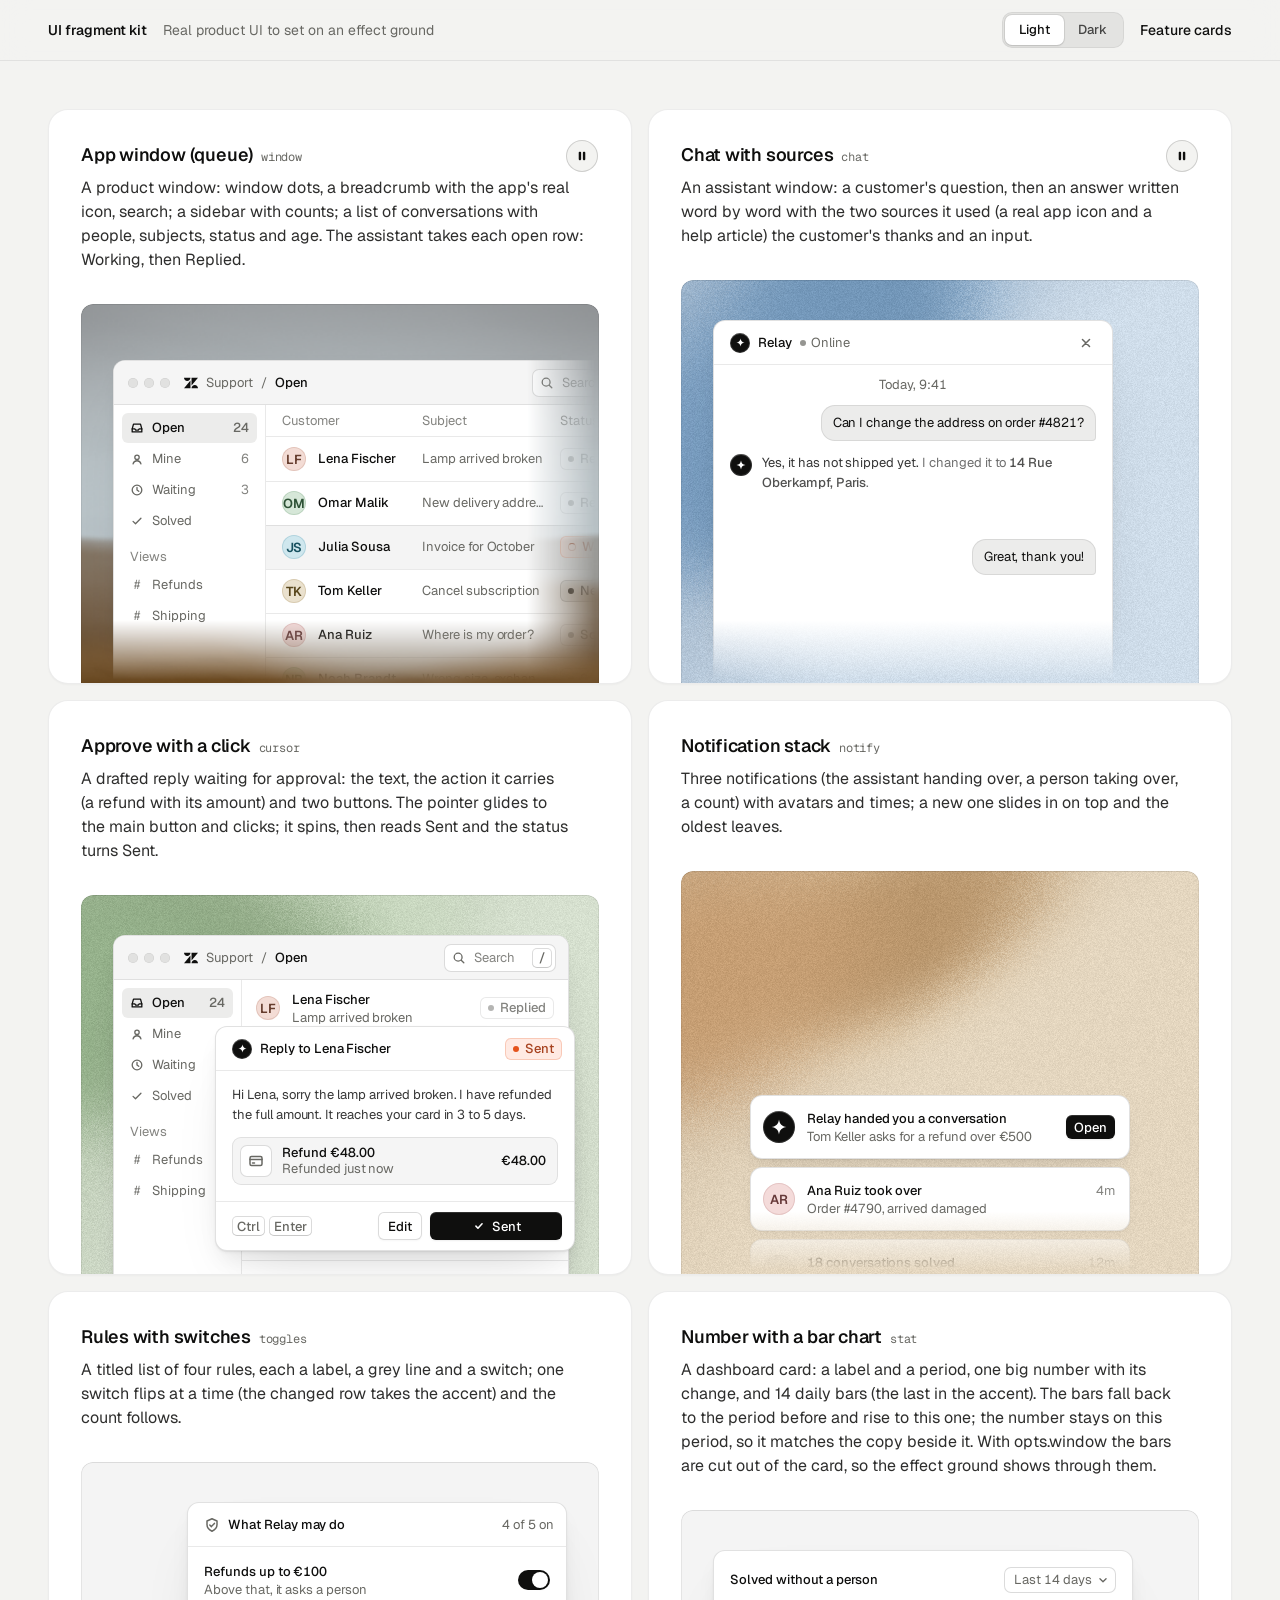
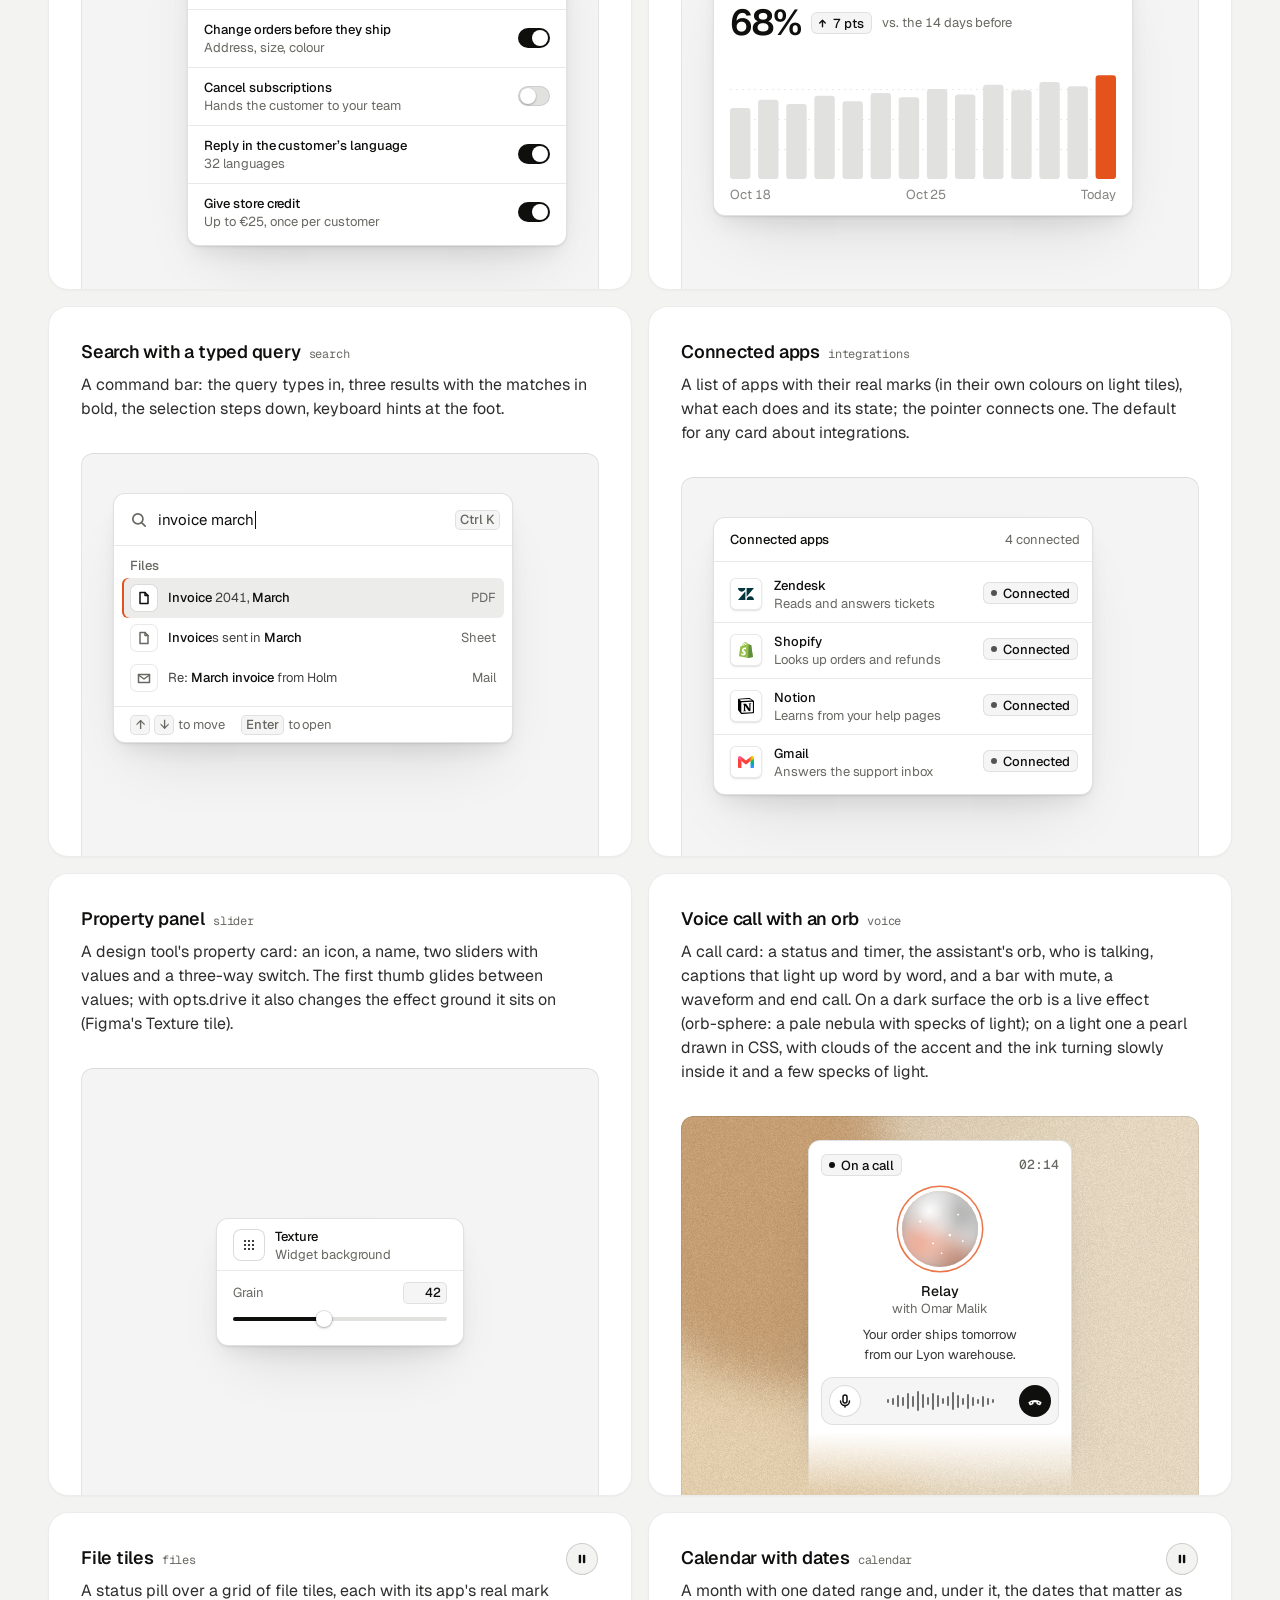
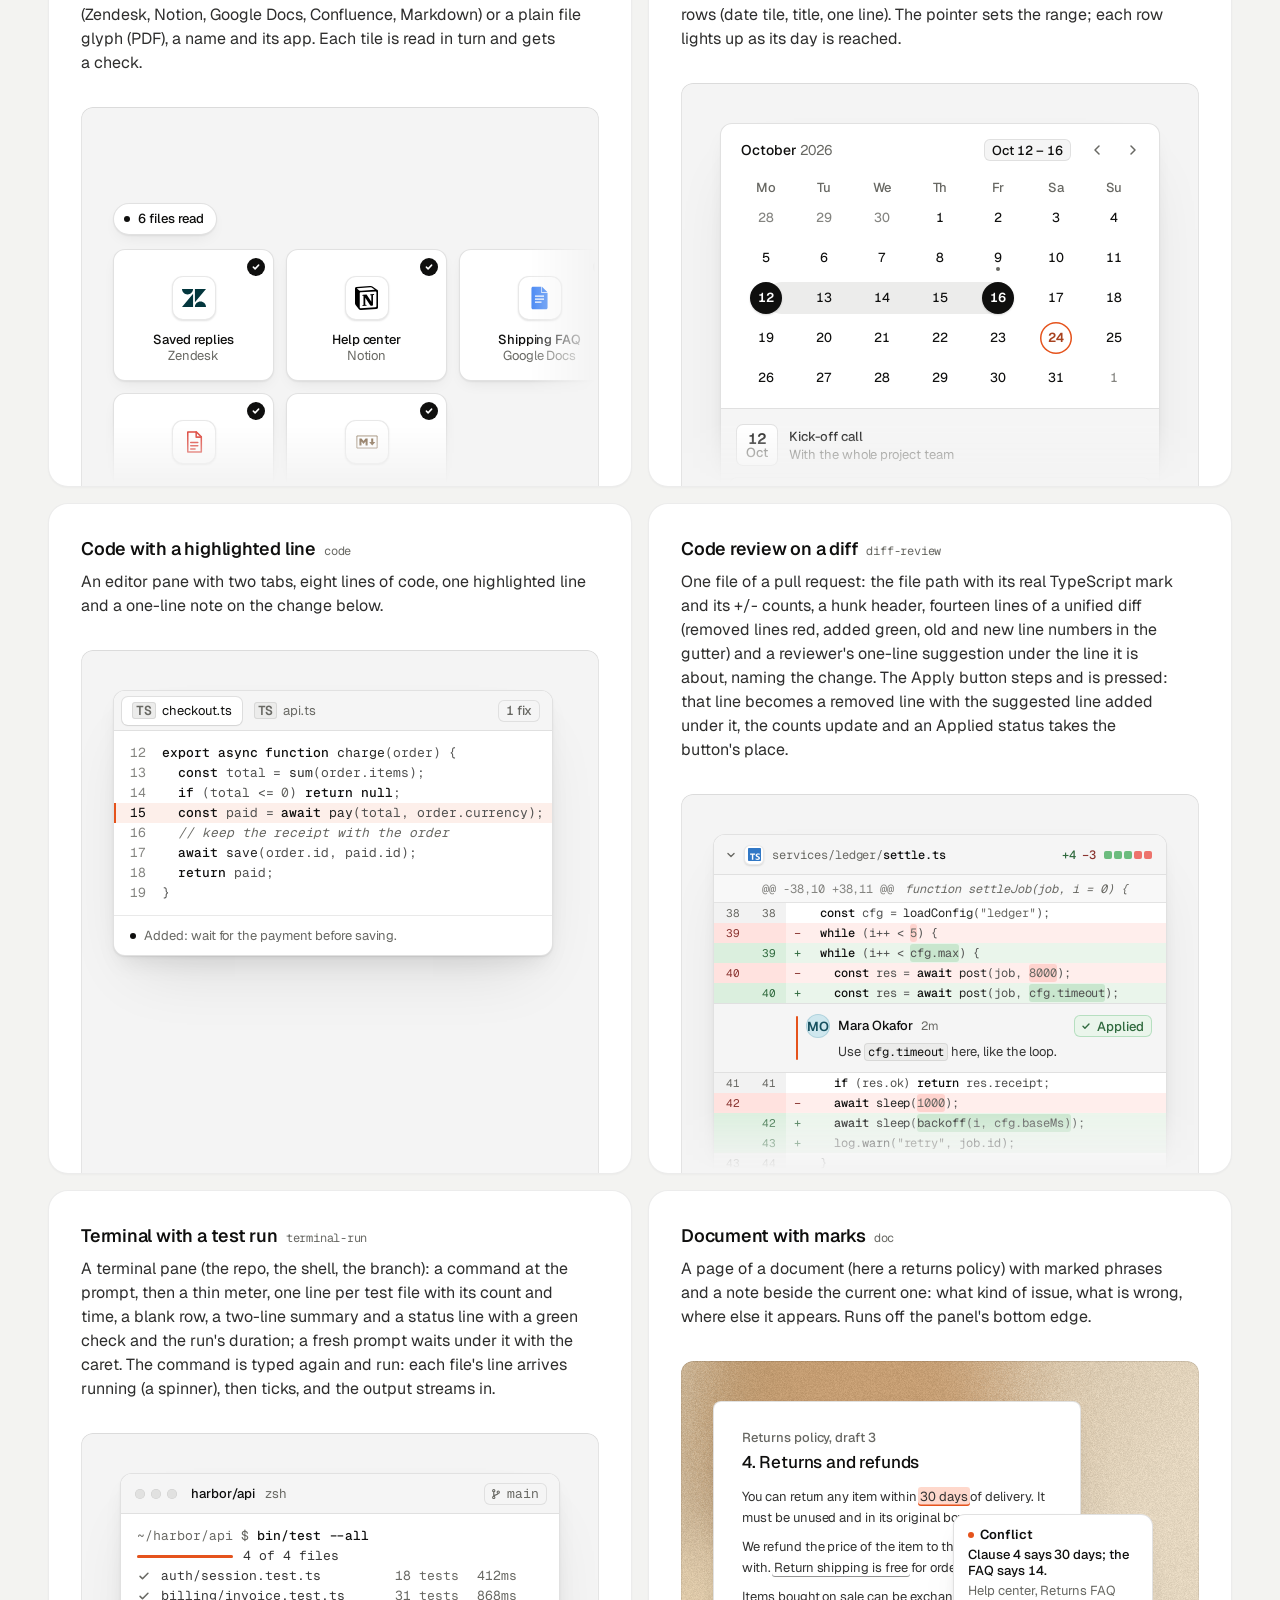
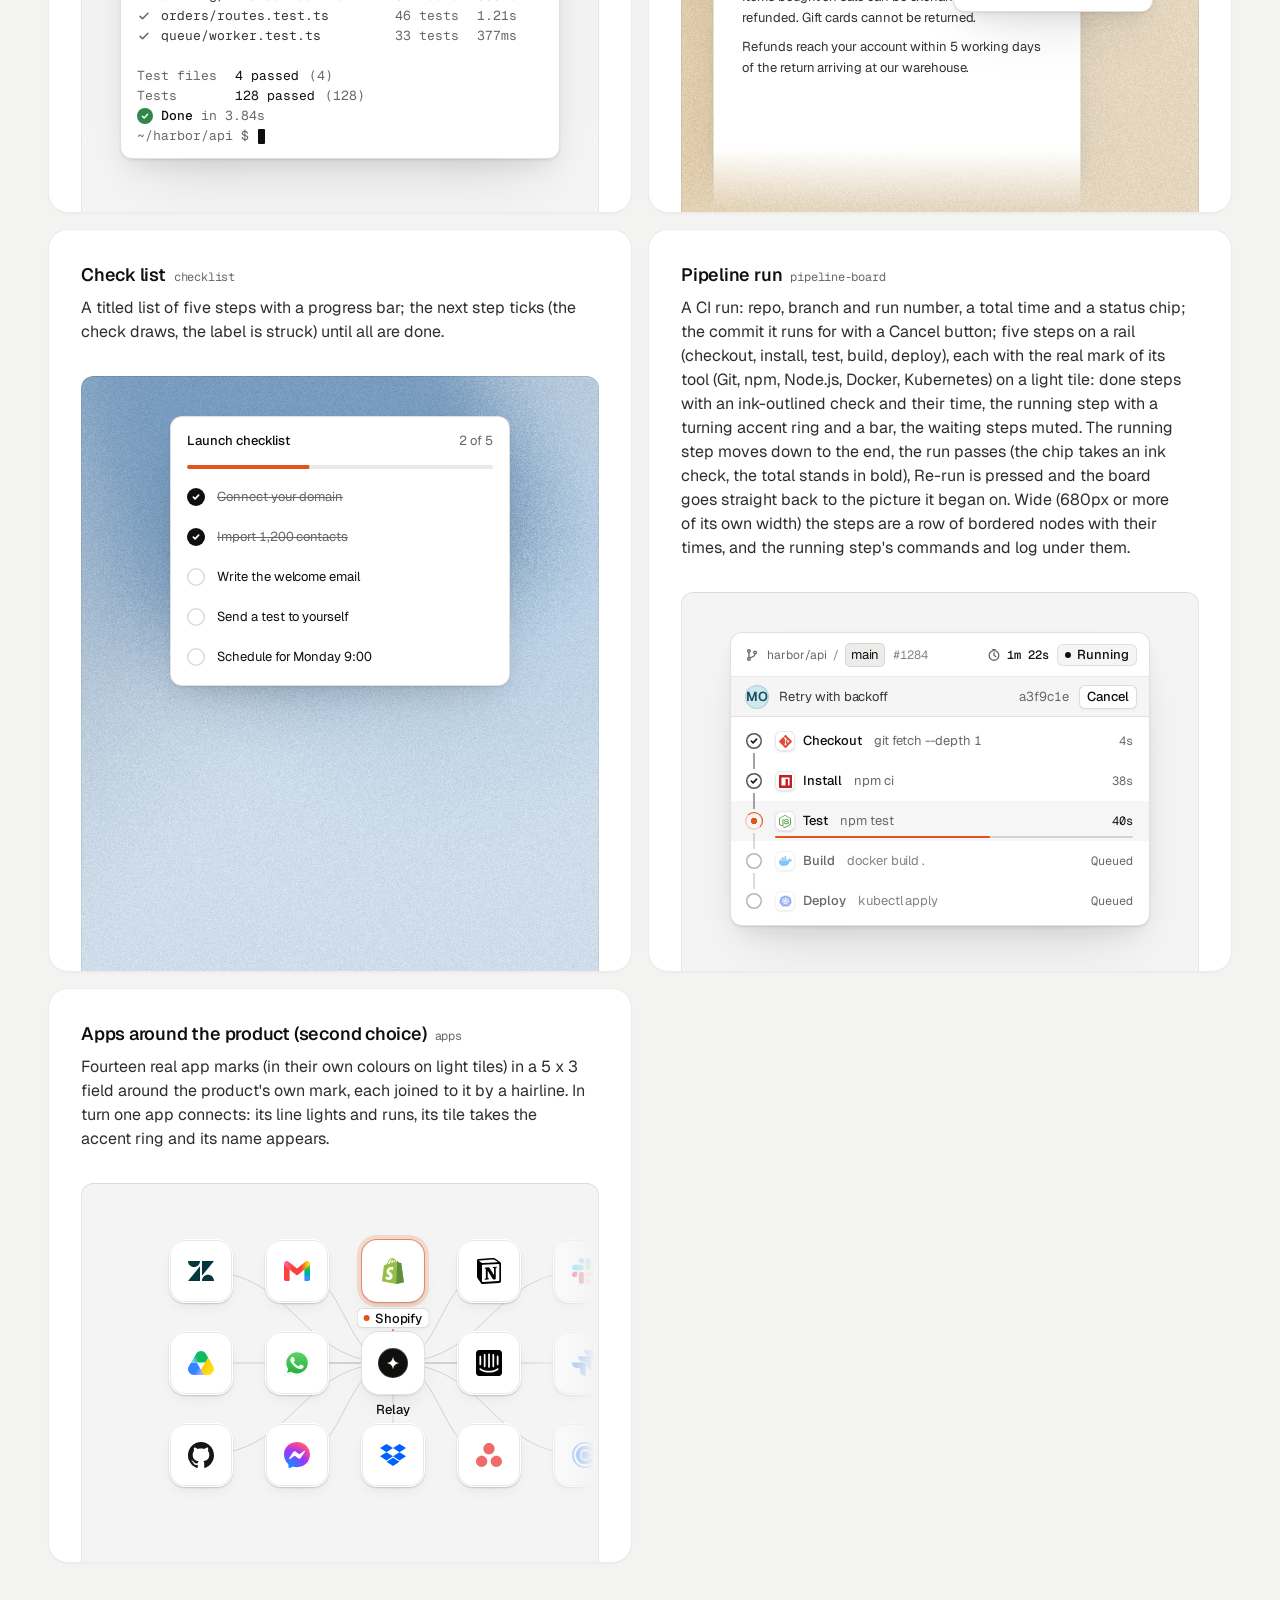
<file: .claude/skills/taste-skill/assets/ui/index.html>
<!doctype html>
<html lang="en" data-theme="light">
<head>
<script>window.__tpGlMax = 16;   /* a gallery shows many live effects at once; a page of a site keeps the default 4 (fx.js) */</script>
<meta charset="utf-8">
<meta name="viewport" content="width=device-width, initial-scale=1">
<title>UI fragment kit</title>
<meta name="description" content="Nineteen pieces of real product UI from the taste-skill kit, each on an effect ground in a feature card.">
<link rel="preconnect" href="https://fonts.googleapis.com">
<link rel="preconnect" href="https://fonts.gstatic.com" crossorigin>
<link href="https://fonts.googleapis.com/css2?family=Geist:wght@300..700&family=Geist+Mono:wght@400;500&display=swap" rel="stylesheet">
<link rel="stylesheet" href="base.css">
<link rel="stylesheet" href="cards.css">
<style>
  :root { --font-text: "Geist", system-ui, sans-serif; --font-display: "Geist", system-ui, sans-serif; --font-mono: "Geist Mono", ui-monospace, monospace; }
  [data-theme="light"] { --bg: #f3f3f1; --card: #ffffff; --ink: #0f0f0e; --muted: #686863; --accent: #e5531c; --accent-ink: #ffffff; --g-bg: #e9e8e4; --g-surface: #f6f5f2; --frag: #ffffff; --warm: #c9a679; }
  [data-theme="dark"] { --bg: #070708; --card: #151517; --ink: #f2f2ef; --muted: #8f9094; --accent: #ff7a3c; --accent-ink: #120c08; --g-bg: #0e0e10; --g-surface: #1b1c1f; --frag: #1c1d20; --warm: #9c9689; }
  * { box-sizing: border-box; }
  html, body { margin: 0; }
  body { font-family: var(--font-text); background: var(--bg); color: var(--ink); -webkit-font-smoothing: antialiased; }
  .panel { --fx-bg: var(--g-bg); --fx-surface: var(--g-surface); --fx-ink: var(--ink); --fx-muted: var(--muted); --fx-accent: var(--hue, var(--warm)); --fx-accent-ink: var(--accent-ink); --calm: var(--g-bg); --p-h: 380px; }
  .top { position: sticky; top: 0; z-index: 20; background: color-mix(in oklab, var(--bg) 86%, transparent); backdrop-filter: blur(14px); -webkit-backdrop-filter: blur(14px); border-bottom: 1px solid color-mix(in oklab, var(--ink) 8%, transparent); }
  .top__in { max-width: 1232px; margin: 0 auto; padding: 0 24px; height: 60px; display: flex; align-items: center; gap: 16px; font-size: 14px; line-height: 20px; }
  .top__in strong { font-weight: 560; }
  .top__in > span { color: var(--muted); }
  .sp { flex: 1; }
  .seg { display: inline-flex; padding: 3px; border-radius: 10px; background: color-mix(in oklab, var(--ink) 6%, var(--bg)); box-shadow: inset 0 0 0 1px color-mix(in oklab, var(--ink) 6%, transparent); }
  .seg button { font: inherit; font-size: 13px; font-weight: 500; border: 0; background: none; color: color-mix(in oklab, var(--ink) 72%, var(--bg)); height: 30px; padding: 0 14px; border-radius: 7px; cursor: pointer; }
  .seg button[aria-pressed="true"] { background: var(--card); color: var(--ink); box-shadow: 0 0 0 1px color-mix(in oklab, var(--ink) 8%, transparent), 0 1px 2px rgb(0 0 0 / .1); }
  .top__in a { color: var(--ink); text-decoration: none; font-weight: 500; }
  main { max-width: 1232px; margin: 0 auto; padding: 48px 24px 96px; }
  .grid { display: grid; grid-template-columns: repeat(2, minmax(0, 1fr)); gap: 16px; }
  .card > h3 code { font: 400 12px/16px var(--font-mono); color: var(--muted); margin-left: 8px; }
  @media (max-width: 860px) { .grid { grid-template-columns: minmax(0, 1fr); } }
  @media (max-width: 600px) { main { padding: 24px 16px 64px; } .top__in { padding: 0 16px; } .top__in > span { display: none; } .panel { --p-h: 340px; } }
</style>
</head>
<body>
<header class="top">
  <div class="top__in">
    <strong>UI fragment kit</strong><span>Real product UI to set on an effect ground</span>
    <span class="sp"></span>
    <div class="seg" role="group" aria-label="Theme"><button type="button" data-mode="light" aria-pressed="true">Light</button><button type="button" data-mode="dark" aria-pressed="false">Dark</button></div>
    <a href="cards.html">Feature cards</a>
  </div>
</header>
<main><div class="grid" id="grid"></div></main>

<script type="module">
  import fx from '../effects/fx.js';
  import ui from './ui.js';
  const index = await fetch('index.json').then(r => r.json());
  // where each one sits, as its meta.json says: anchored at a corner or rising from the bottom and cut by
  // the panel's edge, or whole with 24px or more of ground round it; a fade only where an edge cuts it.
  // Only the compact slider sits in the calm middle (Figma's Texture tile); the cursor dialog is shown
  // where it belongs, over the lower-right edge of a window. [class, fade, style, opts]
  const PLACE = {
    window: ['at-corner', 'stage--fade-br', '--ay:56px'],
    chat: ['at-rise to-edge', 'stage--fade-b'],
    cursor: ['at-over', '', '--bx:24px;--by:24px'],
    notify: ['at-rise fit', 'stage--fade-b', '--ay:calc(100% - 180px);--ay-sm:calc(100% - 180px);--fit-max:380px'],
    toggles: ['at-right', ''],
    stat: ['at-corner', ''],
    search: ['at-corner', ''],
    integrations: ['at-corner', ''],
    slider: ['at-center', '', '', '{"compact":true,"drive":{"param":"grain","min":0.15,"max":0.95}}'],
    voice: ['at-rise to-edge fit', 'stage--fade-b', '--ax:max(24px, 50% - 132px);--ay:24px;--fit-max:264px'],
    files: ['at-corner wide', 'stage--fade-br', '--w:680px;--ay:96px'],
    calendar: ['at-rise fit', 'stage--fade-b', '--fit-max:440px'],
    code: ['at-corner', ''],
    'diff-review': ['at-corner fit', 'stage--fade-b', '--fit-max:480px'],
    'terminal-run': ['at-rise fit', '', '--fit-max:440px'],
    'pipeline-board': ['at-rise fit', '', '--fit-max:420px'],
    doc: ['at-corner to-edge', 'stage--fade-b'],
    checklist: ['at-rise fit', '', '--fit-max:340px'],
    apps: ['at-corner wide', 'stage--fade-br', '--w:560px;--ay:48px'],
  };
  // grounds behind UI are soft lit fields (never a line or dot pattern), on both themes: the bright
  // picture behind dark UI on the dark page, a clear step darker than white UI on the light page
  // the painting stays abstract (a mist over warm sand, level, fully soft) and shows once on the page
  const PAINT = ['painterly-landscape', { blur: 1, brush: 0.35, slope: 0, hillY: 0.3, horizon: 0.62, calm: 0.2, calmX: 0.6, calmY: 0.8, drift: 0, side: 1 }, '{"bg":"#a3b0b6","accent":"#c49a6c"}'];
  const GRAIN = ['grain-gradient', { speed: 0, grainMotion: 0, calm: 0.2, calmX: 0.5, calmY: 0.6, tint: 0.6, contrast: 0.6 }, '{"bg":"#d9ccb7","surface":"#e9e0d2","ink":"#2a2622","muted":"#6f675c","accent":"#a8794a"}'];
  const SKY = [GRAIN[0], GRAIN[1], '{"bg":"#c6d3df","surface":"#d6e0e9","ink":"#25303a","muted":"#5d6873","accent":"#3f6a92"}'];
  const SAGE = [GRAIN[0], GRAIN[1], '{"bg":"#cdd6c6","surface":"#dce3d6","ink":"#262d24","muted":"#5f6a5a","accent":"#6c8e63"}'];
  const GROUND = (m, i) => (m.name === 'slider' ? GRAIN : i === 0 ? PAINT : [GRAIN, SKY, SAGE][i % 3]);
  const q = new URLSearchParams(location.search);
  const grid = document.getElementById('grid');
  grid.innerHTML = index.fragments.map((m, i) => {
    const [at, fade, extra = '', opts = ''] = PLACE[m.name] || ['at-corner', 'stage--fade-br'];
    const [id, params, pal] = GROUND(m, i);
    const w = at === 'at-center' ? '' : ` style="--ax:32px;--ay:40px;${extra}"`;
    const o = opts ? ` data-ui-opts='${opts}'` : '';
    // the cursor is a dialog over a window's edge: the window under it holds still
    const under = m.name === 'cursor' ? `<div class="at-corner" style="--ax:32px;--ay:40px" data-ui-load="window" data-ui-opts='{"compact":true}' data-ui-still></div>` : '';
    return `<article class="card card--row"><h3>${m.title}<code>${m.name}</code></h3><p>${m.shows}</p>
      <div class="panel" data-fx="${id}" data-fx-seed="${(i + 1) * 17}" data-fx-params='${JSON.stringify(params)}' data-fx-palette='${pal}' style="--calm-k:0%">
        <div class="stage ${fade}">${under}<div class="${at}"${w}${o} data-ui-load="${m.name}"></div></div></div></article>`;
  }).join('');
  function setMode(mode) {
    document.documentElement.dataset.theme = mode;
    document.querySelectorAll('.seg button').forEach(b => b.setAttribute('aria-pressed', String(b.dataset.mode === mode)));
  }
  setMode(q.get('mode') === 'dark' ? 'dark' : 'light');
  if (q.has('t')) fx.setClock(+q.get('t'));
  // each ground is drawn once near the screen and kept as a picture (its WebGL context freed), so nineteen
  // panels need one or two contexts, not nineteen
  await Promise.all([ui.loadAll(grid), ui.grounds(grid, fx)]);
  document.documentElement.dataset.ready = '1';
  document.querySelectorAll('.seg button').forEach(b => b.addEventListener('click', async () => {
    setMode(b.dataset.mode);
    for (const el of grid.querySelectorAll('[data-ui]')) el.__ui?.repaint?.();
    await ui.grounds(grid, fx);
  }));
</script>
</body>
</html>
</file>
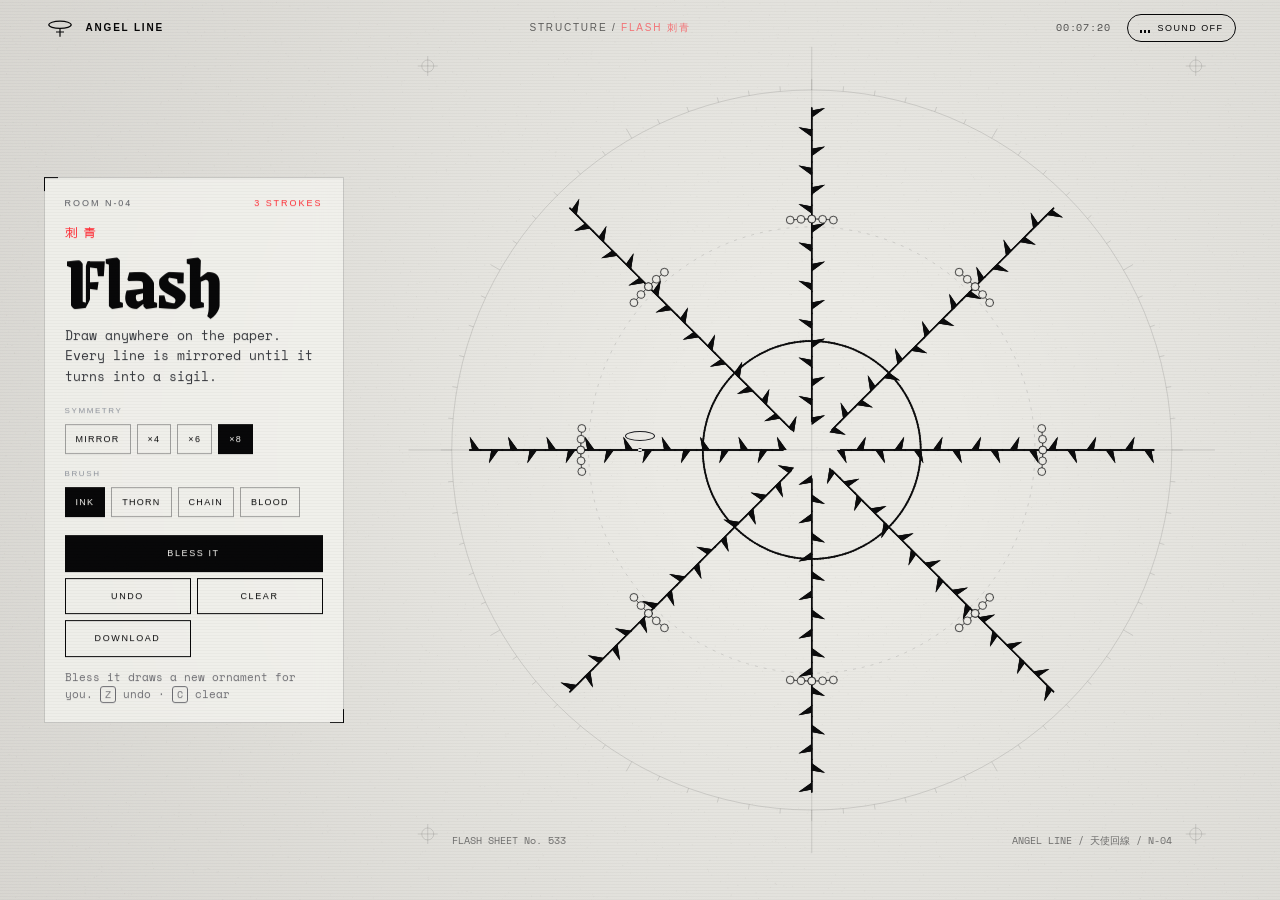
<file: flash.html>
<!doctype html>
<html lang="en">
<head>
<meta charset="utf-8">
<meta name="viewport" content="width=device-width, initial-scale=1, viewport-fit=cover">
<title>Angel Line — Flash</title>
<meta name="description" content="An ink table. Draw once, and the symmetry turns it into something holy.">
<meta name="theme-color" content="#ecebe6">
<link rel="icon" href="data:image/svg+xml,%3Csvg xmlns='http://www.w3.org/2000/svg' viewBox='0 0 64 64'%3E%3Crect width='64' height='64' fill='%23ecebe6'/%3E%3Cpath d='M32 6v52M16 22h32' stroke='%230b0b0c' stroke-width='3'/%3E%3Ccircle cx='32' cy='22' r='5' fill='%23c3141b'/%3E%3C/svg%3E">
<link rel="preconnect" href="https://fonts.googleapis.com">
<link rel="preconnect" href="https://fonts.gstatic.com" crossorigin>
<link href="https://fonts.googleapis.com/css2?family=DotGothic16&family=Grenze+Gotisch:wght@400;600;800&family=Space+Mono:wght@400;700&family=Syncopate:wght@400;700&display=swap" rel="stylesheet">
<link rel="stylesheet" href="css/system.css">
<link rel="stylesheet" href="css/flash.css">
</head>
<body class="paper flash">
<canvas id="paper" class="layer" aria-hidden="true"></canvas>
<canvas id="ink" class="layer" role="img" aria-label="Ink drawing surface. Draw with the pointer; every stroke is mirrored into a symmetrical gothic ornament."></canvas>

<aside class="f-tools panel light" aria-label="Ink tools">
  <p class="panel-title"><span>Room N-04</span><b id="f-count">0 strokes</b></p>
  <p class="jp">刺青</p>
  <h1 class="display">Flash</h1>
  <p class="f-desc">Draw anywhere on the paper. Every line is mirrored until it turns into a sigil.</p>

  <div class="f-group" role="radiogroup" aria-label="Symmetry">
    <span class="k">Symmetry</span>
    <div class="f-row">
      <button class="chip" role="radio" data-sym="2" aria-checked="false">Mirror</button>
      <button class="chip" role="radio" data-sym="4" aria-checked="false">×4</button>
      <button class="chip" role="radio" data-sym="6" aria-checked="true">×6</button>
      <button class="chip" role="radio" data-sym="8" aria-checked="false">×8</button>
    </div>
  </div>
  <div class="f-group" role="radiogroup" aria-label="Brush">
    <span class="k">Brush</span>
    <div class="f-row">
      <button class="chip" role="radio" data-brush="ink" aria-checked="true">Ink</button>
      <button class="chip" role="radio" data-brush="thorn" aria-checked="false">Thorn</button>
      <button class="chip" role="radio" data-brush="chain" aria-checked="false">Chain</button>
      <button class="chip" role="radio" data-brush="blood" aria-checked="false">Blood</button>
    </div>
  </div>
  <div class="f-actions">
    <button class="btn" id="f-bless">Bless it</button>
    <button class="btn ghost" id="f-undo">Undo</button>
    <button class="btn ghost" id="f-clear">Clear</button>
    <button class="btn ghost" id="f-save">Download</button>
  </div>
  <p class="f-hint">Bless it draws a new ornament for you. <kbd>Z</kbd> undo · <kbd>C</kbd> clear</p>
</aside>
<script type="module" src="js/flash.js"></script>
</body>
</html>
</file>
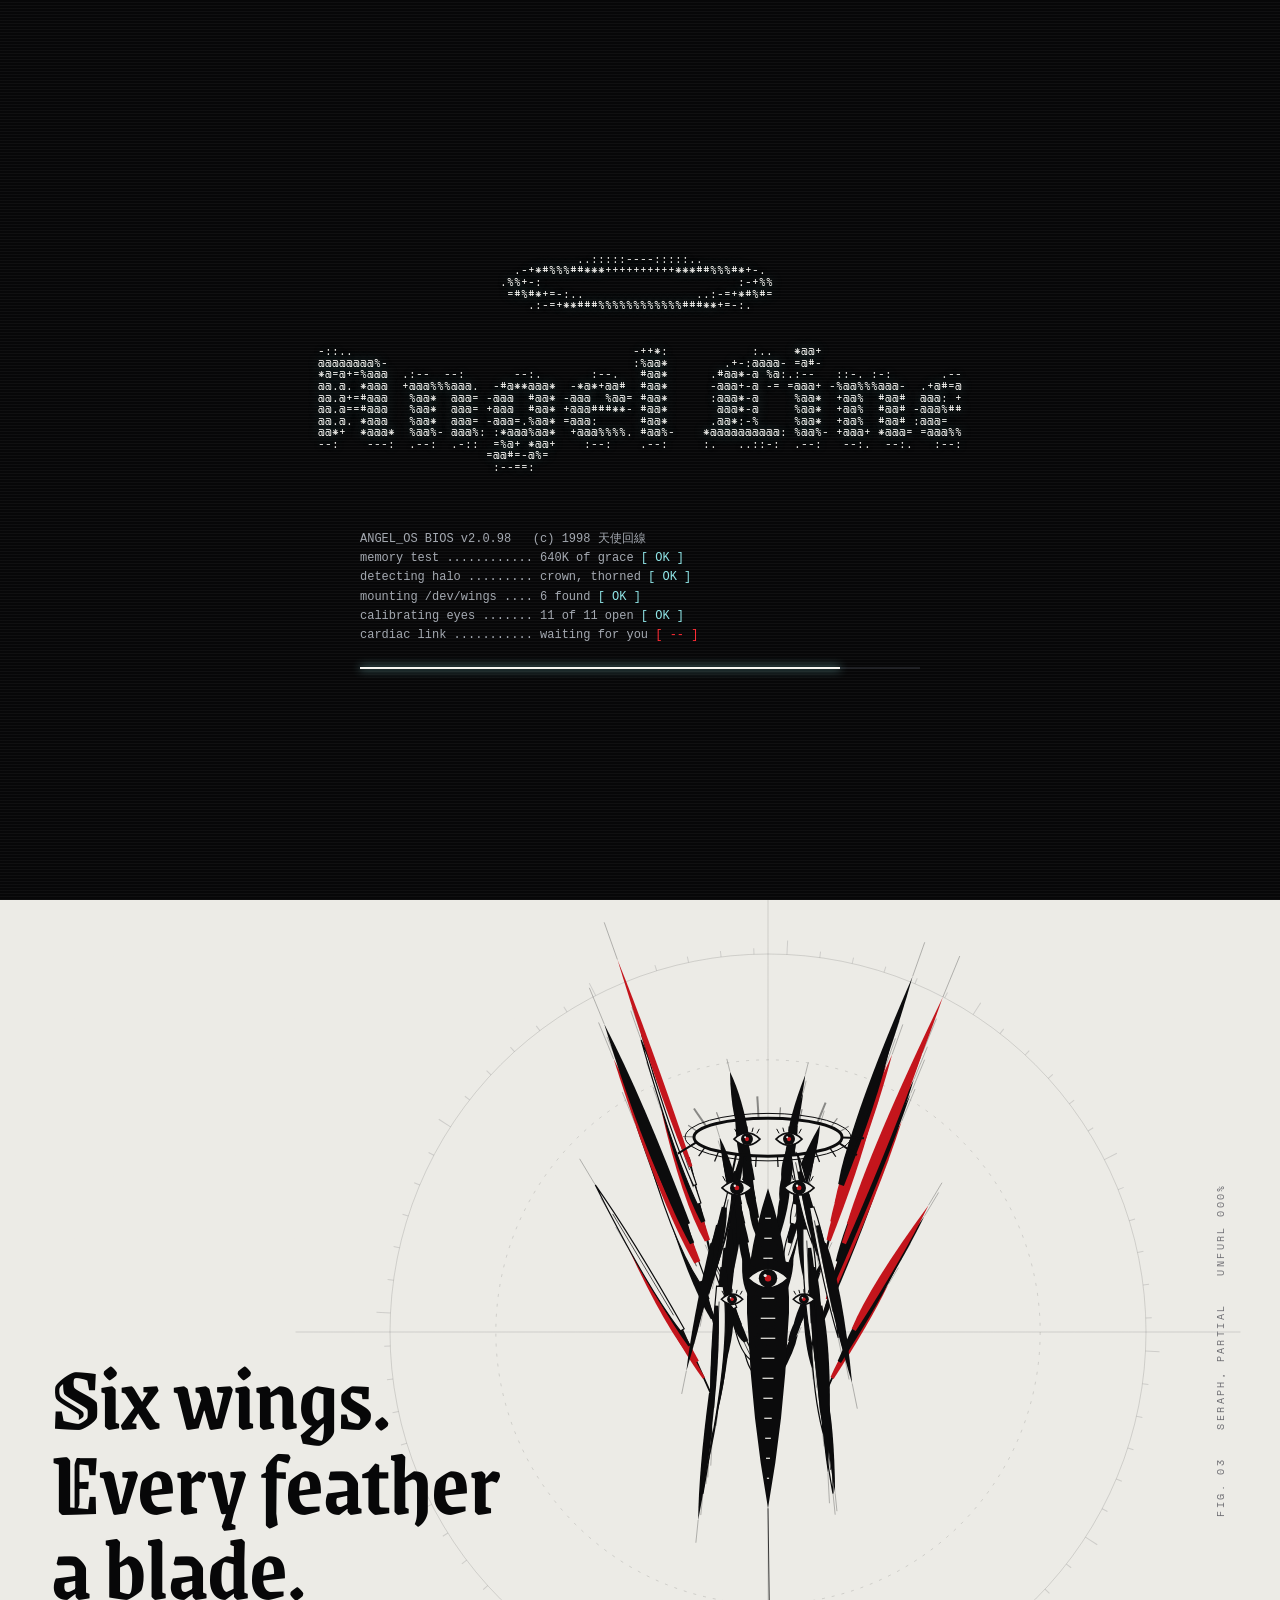
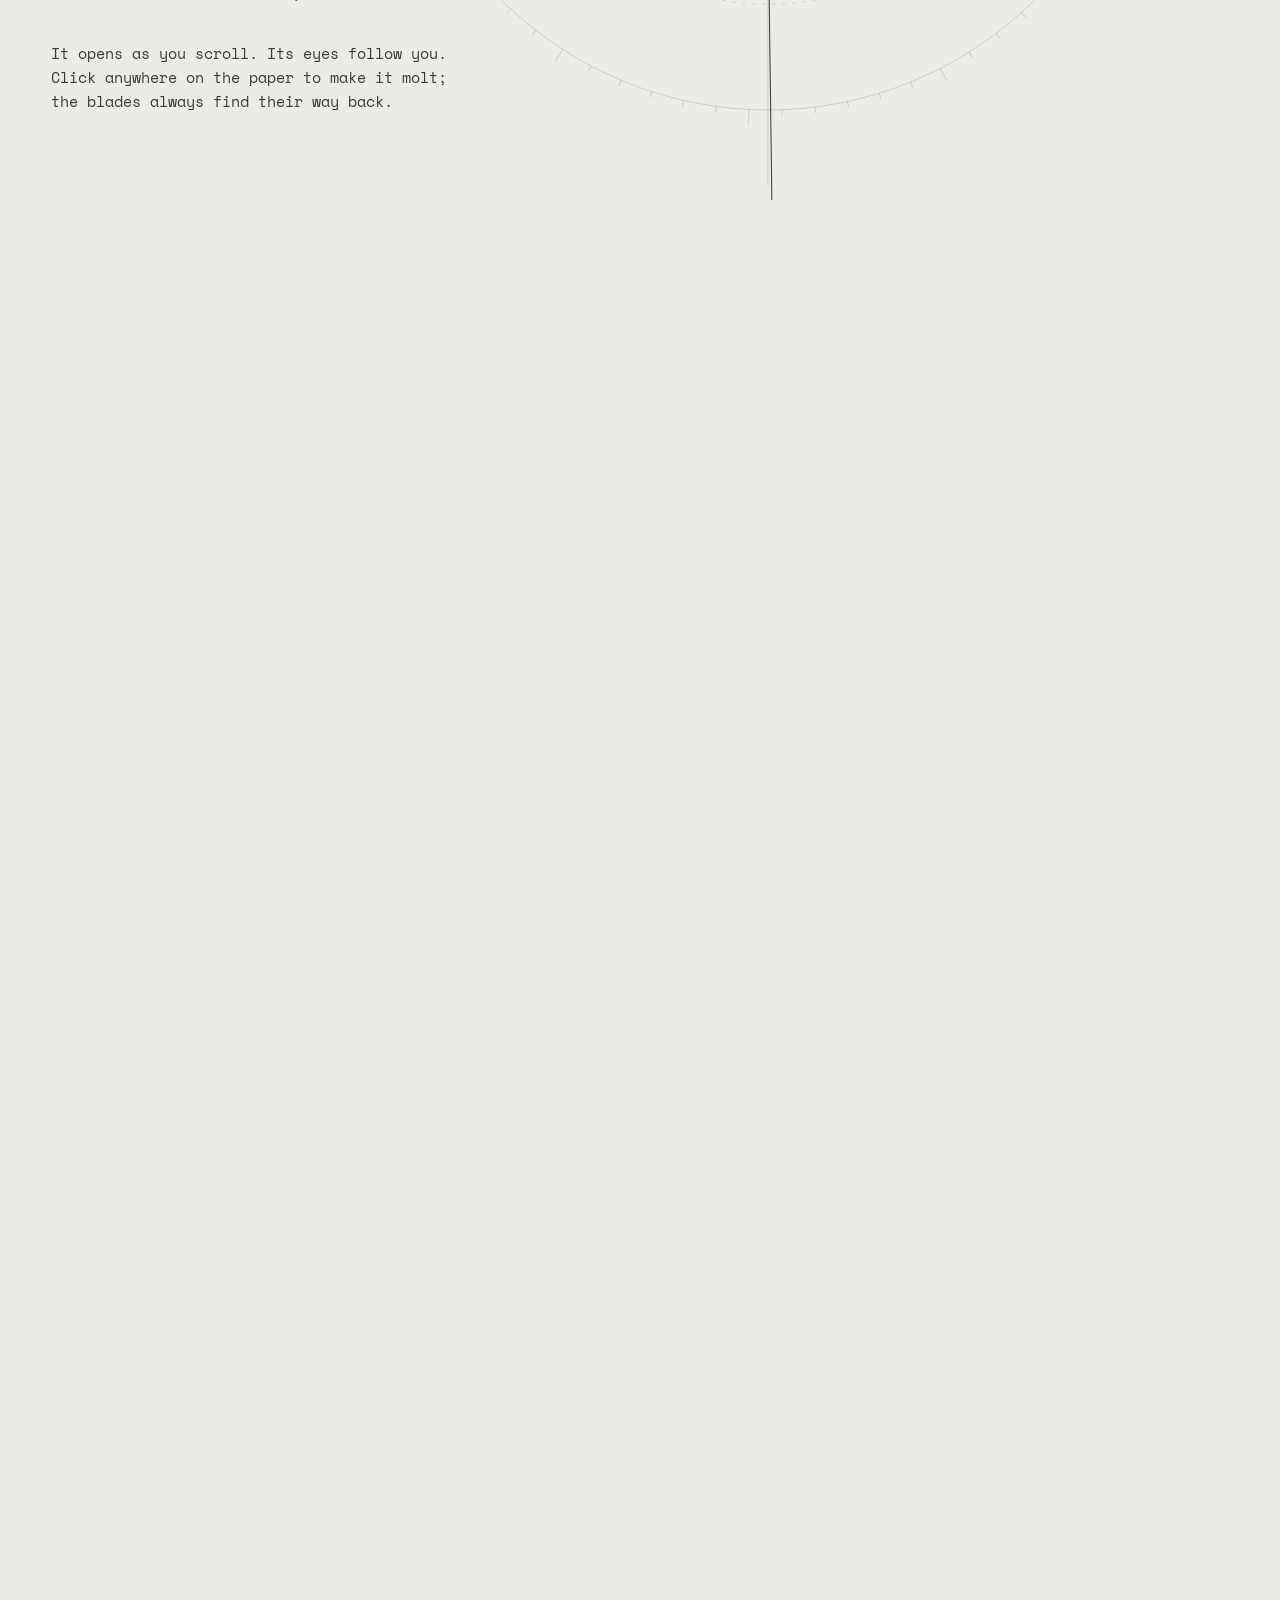
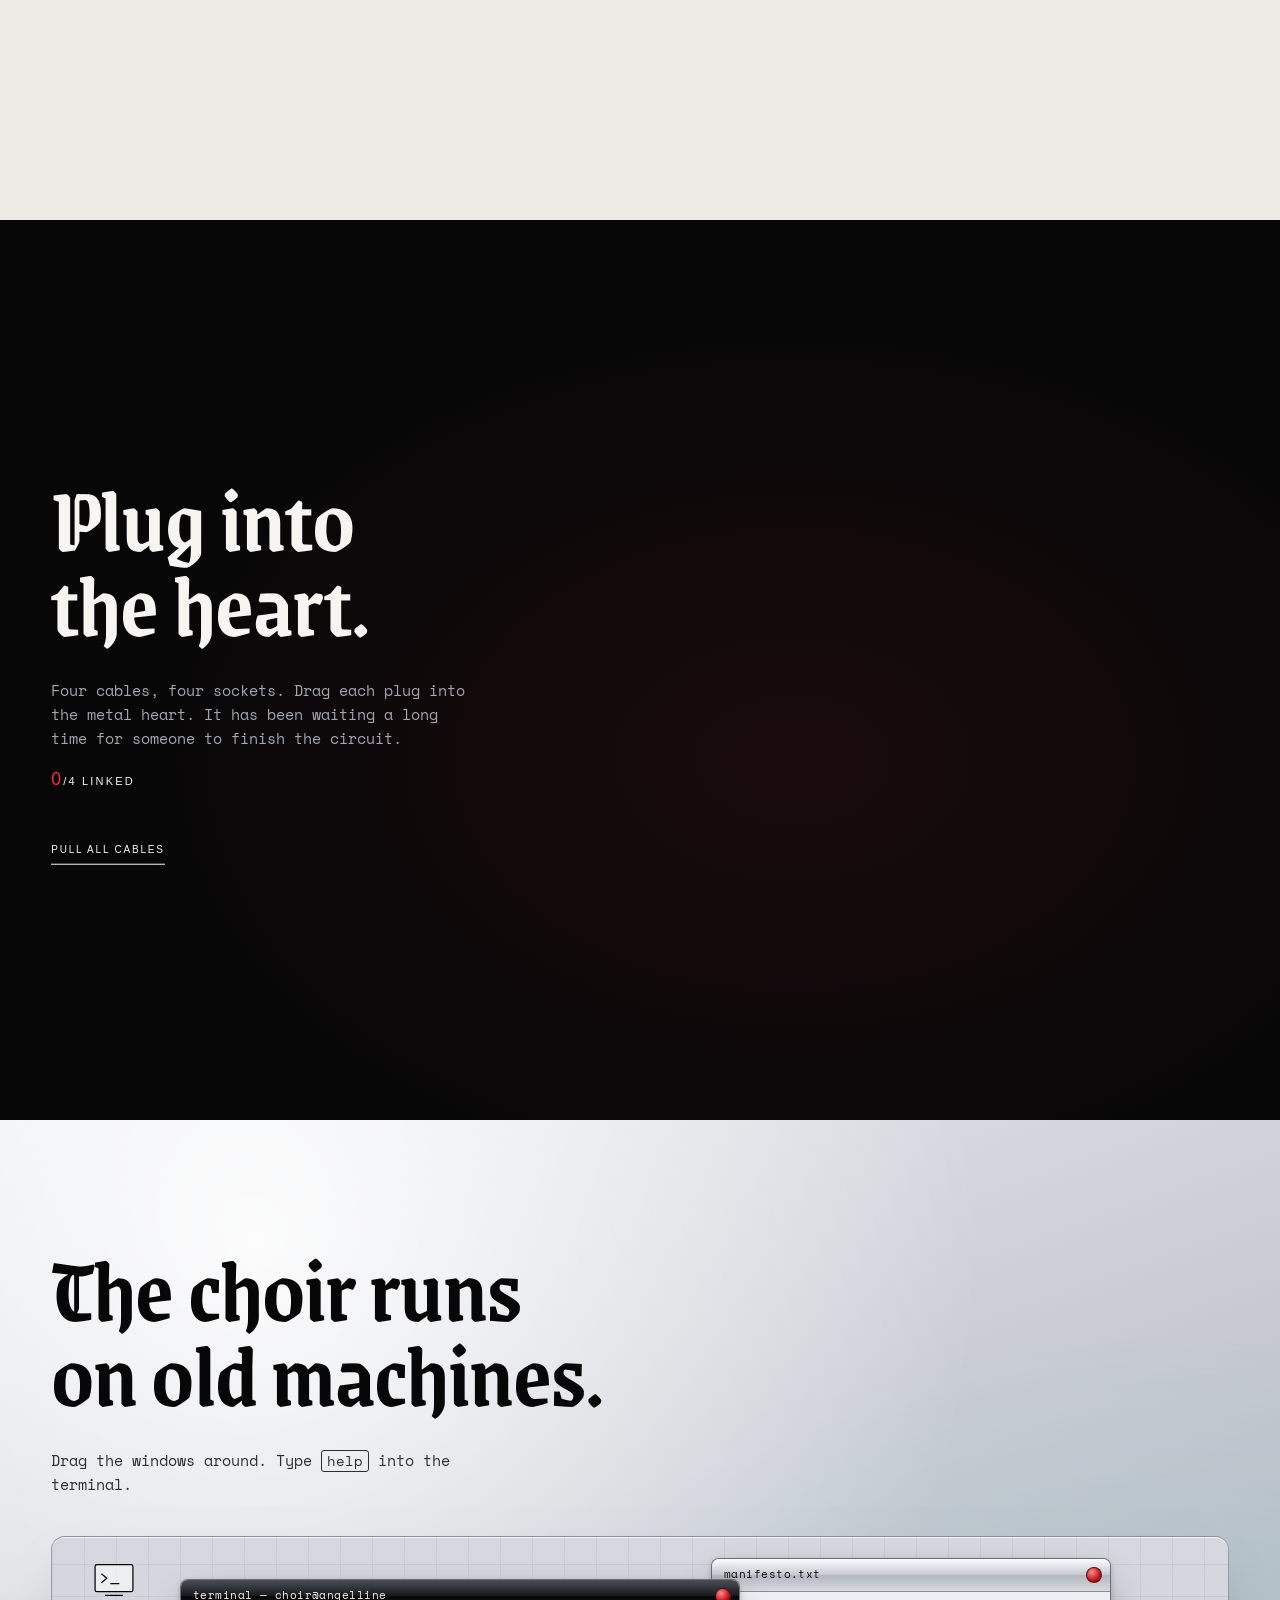
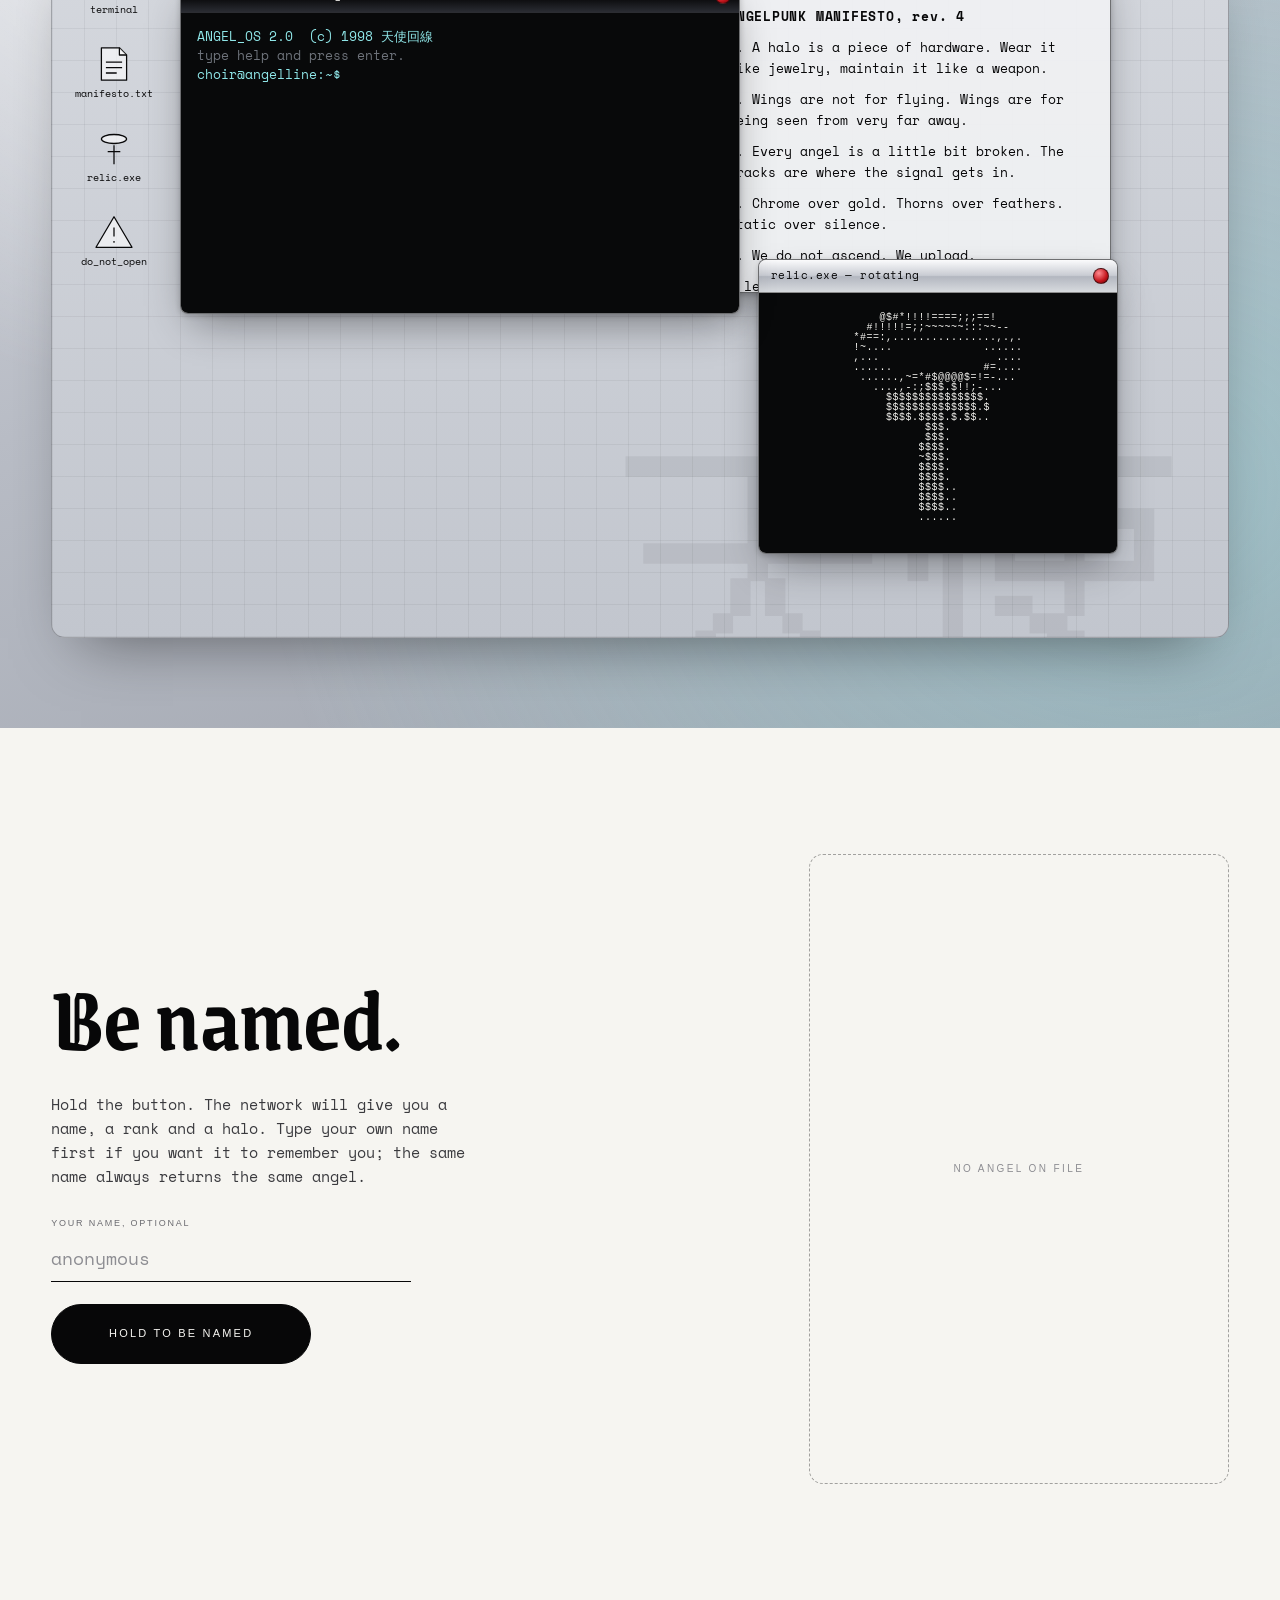
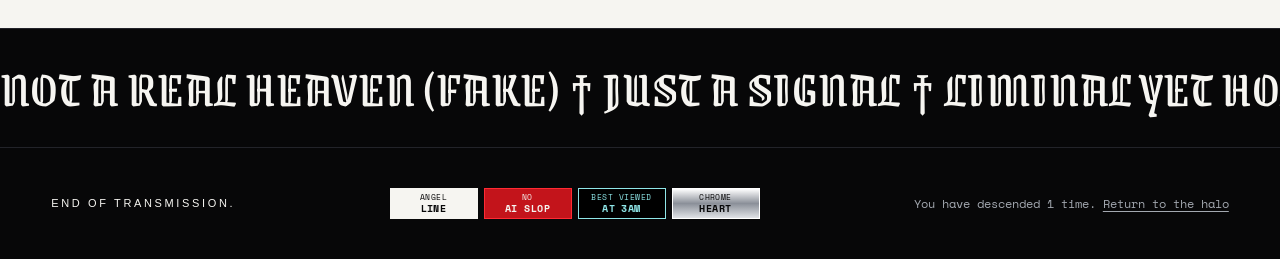
<file: halo.html>
<!doctype html>
<html lang="en">
<head>
<meta charset="utf-8">
<meta name="viewport" content="width=device-width, initial-scale=1, viewport-fit=cover">
<title>Angel Line — 天使回線</title>
<meta name="description" content="A network for things with too many wings. An interactive angelpunk transmission.">
<meta name="theme-color" content="#070708">
<meta property="og:title" content="Angel Line — 天使回線">
<meta property="og:description" content="A network for things with too many wings.">
<link rel="icon" href="data:image/svg+xml,%3Csvg xmlns='http://www.w3.org/2000/svg' viewBox='0 0 64 64'%3E%3Crect width='64' height='64' fill='%23070708'/%3E%3Cellipse cx='32' cy='22' rx='18' ry='6' fill='none' stroke='%23e9e9ec' stroke-width='3'/%3E%3Cpath d='M32 30v26M24 40h16' stroke='%23c3141b' stroke-width='4'/%3E%3C/svg%3E">
<link rel="preconnect" href="https://fonts.googleapis.com">
<link rel="preconnect" href="https://fonts.gstatic.com" crossorigin>
<link href="https://fonts.googleapis.com/css2?family=DotGothic16&family=Grenze+Gotisch:wght@400;600;800&family=Space+Mono:wght@400;700&family=Syncopate:wght@400;700&display=swap" rel="stylesheet">
<link rel="stylesheet" href="css/style.css">
</head>
<body class="is-booting">

<!-- ============ BOOT ============ -->
<div id="boot" role="dialog" aria-label="Boot sequence">
  <pre id="boot-ascii" aria-hidden="true"></pre>
  <pre id="boot-log" aria-live="polite"></pre>
  <div id="boot-bar"><span></span></div>
  <div id="boot-actions" hidden>
    <button class="boot-btn" data-sound="1">Descend with sound</button>
    <button class="boot-btn ghost" data-sound="0">Descend in silence</button>
  </div>
</div>

<!-- ============ HUD ============ -->
<header id="hud">
  <a class="hud-logo" href="index.html" aria-label="Angel Line, back to the structure menu">
    <svg viewBox="0 0 40 24" aria-hidden="true"><ellipse cx="20" cy="8" rx="14" ry="4.5"/><path d="M20 13v10M15 17h10"/></svg>
    <span>Angel&nbsp;Line</span>
  </a>
  <nav class="hud-nav" aria-label="Sections">
    <a href="#halo">Halo</a><a href="#seraph">Seraph</a><a href="#cardiac">Cardiac</a><a href="#os">OS</a><a href="#named">Named</a>
  </nav>
  <div class="hud-right">
    <span class="hud-clock" id="hud-clock">00:00:00</span>
    <button id="sound-toggle" class="hud-sound" aria-pressed="false" aria-label="Toggle sound">
      <span class="bars" aria-hidden="true"><i></i><i></i><i></i><i></i></span><span class="lbl">Sound off</span>
    </button>
  </div>
</header>

<div id="cursor" aria-hidden="true"><div class="ring"></div><div class="dot"></div></div>
<div class="grain" aria-hidden="true"></div>

<main>
<!-- ============ HALO ============ -->
<section id="halo" class="scene scene-halo" aria-label="Halo">
  <canvas id="halo-gl" aria-hidden="true"></canvas>
  <div class="halo-fallback" aria-hidden="true"></div>
  <div class="halo-type">
    <p class="halo-jp" lang="ja">天使回線</p>
    <h1 class="halo-title">Angel Line</h1>
    <p class="halo-sub">A network for things with too many&nbsp;wings.</p>
  </div>
  <dl class="halo-meta halo-meta-l">
    <div><dt>Node</dt><dd>07 / Ophanim</dd></div>
    <div><dt>Signal</dt><dd id="sig-val">Holy</dd></div>
    <div><dt>Uplink</dt><dd><span id="uplink">98.6</span>%</dd></div>
  </dl>
  <dl class="halo-meta halo-meta-r">
    <div><dt>Object</dt><dd>Crown, thorned</dd></div>
    <div><dt>Material</dt><dd id="mat-val">Mercury chrome</dd></div>
    <div><dt>Since</dt><dd>1998.11.23</dd></div>
  </dl>
  <div class="mode-switch" role="radiogroup" aria-label="Render the halo as">
    <span class="mode-label">Render as</span>
    <button role="radio" aria-checked="true" data-mode="0">Chrome</button>
    <button role="radio" aria-checked="false" data-mode="1">ASCII</button>
    <button role="radio" aria-checked="false" data-mode="2">Ink</button>
  </div>
  <div class="barcode" aria-hidden="true"><svg id="hero-barcode" viewBox="0 0 160 40" preserveAspectRatio="none"></svg><span>AL-0007-SRPH</span></div>
  <a class="scroll-cue" href="#seraph"><span>Descend</span><svg viewBox="0 0 12 40" aria-hidden="true"><path d="M6 0v38M1 33l5 6 5-6"/></svg></a>
</section>

<!-- ============ SERAPH ============ -->
<section id="seraph" class="scene scene-seraph" aria-label="Seraph">
  <div class="sticky">
    <canvas id="wings-canvas" aria-label="A six-winged angel drawn in ink. Its wings open as you scroll; click to scatter its blades." role="img"></canvas>
    <div class="seraph-copy">
      <h2 class="display">Six wings.<br>Every feather a&nbsp;blade.</h2>
      <p>It opens as you scroll. Its eyes follow you. Click anywhere on the paper to make it molt; the blades always find their way back.</p>
    </div>
    <div class="seraph-index" aria-hidden="true">
      <span>FIG. 03</span><span>SERAPH, PARTIAL</span><span id="unfurl-val">UNFURL 000%</span>
    </div>
  </div>
</section>

<!-- ============ CARDIAC ============ -->
<section id="cardiac" class="scene scene-cardiac" aria-label="Cardiac link">
  <canvas id="wires-canvas" aria-label="Four hanging cables and a metal heart with four sockets. Drag each plug into a socket." role="img"></canvas>
  <div class="cardiac-copy">
    <h2 class="display">Plug into the&nbsp;heart.</h2>
    <p>Four cables, four sockets. Drag each plug into the metal heart. It has been waiting a long time for someone to finish the circuit.</p>
    <p class="cardiac-status"><span id="link-count">0</span>/4 linked <span id="link-msg"></span></p>
    <button class="text-btn" id="wires-reset">Pull all cables</button>
  </div>
</section>

<!-- ============ OS ============ -->
<section id="os" class="scene scene-os" aria-label="Angel OS desktop">
  <div class="os-intro">
    <h2 class="display">The choir runs on old&nbsp;machines.</h2>
    <p>Drag the windows around. Type <kbd>help</kbd> into the terminal.</p>
  </div>
  <div class="desktop" id="desktop">
    <div class="desk-icons">
      <button class="desk-icon" data-open="win-term"><svg viewBox="0 0 48 40" aria-hidden="true"><rect x="3" y="3" width="42" height="30" rx="2"/><path d="M10 13l6 5-6 5M20 24h10"/><path d="M14 37h20"/></svg><span>terminal</span></button>
      <button class="desk-icon" data-open="win-text"><svg viewBox="0 0 48 40" aria-hidden="true"><path d="M10 2h20l8 8v28H10z"/><path d="M30 2v8h8M15 18h18M15 24h18M15 30h12"/></svg><span>manifesto.txt</span></button>
      <button class="desk-icon" data-open="win-relic"><svg viewBox="0 0 48 40" aria-hidden="true"><ellipse cx="24" cy="10" rx="14" ry="5"/><path d="M24 17v21M17 24h14"/></svg><span>relic.exe</span></button>
      <button class="desk-icon" data-open="win-warn"><svg viewBox="0 0 48 40" aria-hidden="true"><path d="M24 3l20 34H4z"/><path d="M24 15v10M24 30v2"/></svg><span>do_not_open</span></button>
    </div>

    <div class="win" id="win-term" style="--x:128px;--y:6%;--w:min(560px,92%);">
      <div class="win-bar"><span class="win-title">terminal — choir@angelline</span><button class="win-x" aria-label="Close terminal"></button></div>
      <div class="win-body term" id="term">
        <div id="term-out" aria-live="polite"></div>
        <form id="term-form" class="term-line" autocomplete="off"><label for="term-in">choir@angelline:~$</label><input id="term-in" spellcheck="false" autocapitalize="off" aria-label="Terminal command"></form>
      </div>
    </div>

    <div class="win" id="win-text" style="--x:56%;--y:3%;--w:min(400px,92%);">
      <div class="win-bar"><span class="win-title">manifesto.txt</span><button class="win-x" aria-label="Close manifesto"></button></div>
      <div class="win-body textfile">
<p>ANGELPUNK MANIFESTO, rev. 4</p>
<p>1. A halo is a piece of hardware. Wear it like jewelry, maintain it like a weapon.</p>
<p>2. Wings are not for flying. Wings are for being seen from very far away.</p>
<p>3. Every angel is a little bit broken. The cracks are where the signal gets in.</p>
<p>4. Chrome over gold. Thorns over feathers. Static over silence.</p>
<p>5. We do not ascend. We upload.</p>
<p>— left on this machine by someone with six wings and no name</p>
      </div>
    </div>

    <div class="win" id="win-relic" style="--x:60%;--y:46%;--w:min(360px,92%);">
      <div class="win-bar"><span class="win-title">relic.exe — rotating</span><button class="win-x" aria-label="Close relic"></button></div>
      <div class="win-body relic"><pre id="relic-pre" aria-label="A spinning ASCII halo and cross" role="img"></pre></div>
    </div>

    <div class="win win-warn" id="win-warn" hidden style="--x:30%;--y:30%;--w:min(320px,88%);">
      <div class="win-bar"><span class="win-title">system warning</span><button class="win-x" aria-label="Close warning"></button></div>
      <div class="win-body warn-body">
        <svg viewBox="0 0 48 40" aria-hidden="true"><path d="M24 3l20 34H4z"/><path d="M24 15v10M24 30v2"/></svg>
        <p>Your halo is unpinned. Continuing may cause spontaneous ascension.</p>
        <div class="warn-actions"><button class="os-btn" data-warn="ok">OK</button><button class="os-btn" data-warn="ok">Also OK</button></div>
      </div>
    </div>
  </div>
</section>

<!-- ============ NAMED ============ -->
<section id="named" class="scene scene-named" aria-label="Be named">
  <div class="named-rings" aria-hidden="true"><i></i><i></i><i></i><i></i></div>
  <div class="named-grid">
    <div class="named-copy">
      <h2 class="display">Be&nbsp;named.</h2>
      <p>Hold the button. The network will give you a name, a rank and a halo. Type your own name first if you want it to remember you; the same name always returns the same angel.</p>
      <label class="name-field"><span>Your name, optional</span><input id="name-in" maxlength="24" placeholder="anonymous" autocomplete="off" spellcheck="false"></label>
      <button class="hold-btn" id="hold-btn"><span class="hold-fill" aria-hidden="true"></span><span class="hold-txt">Hold to be named</span></button>
      <div class="card-actions" id="card-actions" hidden>
        <button class="text-btn" id="card-dl">Download card</button>
        <button class="text-btn" id="card-again">Ask again</button>
      </div>
    </div>
    <div class="card-stage">
      <canvas id="card-canvas" width="720" height="1080" role="img" aria-label="Your angel identity card"></canvas>
      <div class="card-placeholder" id="card-ph" aria-hidden="true"><span>NO ANGEL ON FILE</span></div>
    </div>
  </div>
</section>
</main>

<footer class="site-foot">
  <div class="marquee" aria-hidden="true"><div class="marquee-track"><span>NOT A REAL HEAVEN (FAKE) † JUST A SIGNAL † LIMINAL YET HOLY † CHROME OVER GOLD † THORNS OVER FEATHERS † STATIC OVER SILENCE † </span><span>NOT A REAL HEAVEN (FAKE) † JUST A SIGNAL † LIMINAL YET HOLY † CHROME OVER GOLD † THORNS OVER FEATHERS † STATIC OVER SILENCE † </span></div></div>
  <div class="foot-grid">
    <p class="foot-end">End of transmission.</p>
    <div class="badges" aria-label="Badges">
      <span class="badge b1">ANGEL<b>LINE</b></span>
      <span class="badge b2">NO <b>AI SLOP</b></span>
      <span class="badge b3">BEST VIEWED<b>AT 3AM</b></span>
      <span class="badge b4">CHROME<b>HEART</b></span>
    </div>
    <p class="foot-meta">You have descended <span id="visits">1</span> time<span id="visits-s"></span>. <a href="#halo">Return to the halo</a></p>
  </div>
</footer>

<script type="module" src="js/main.js"></script>
</body>
</html>
</file>
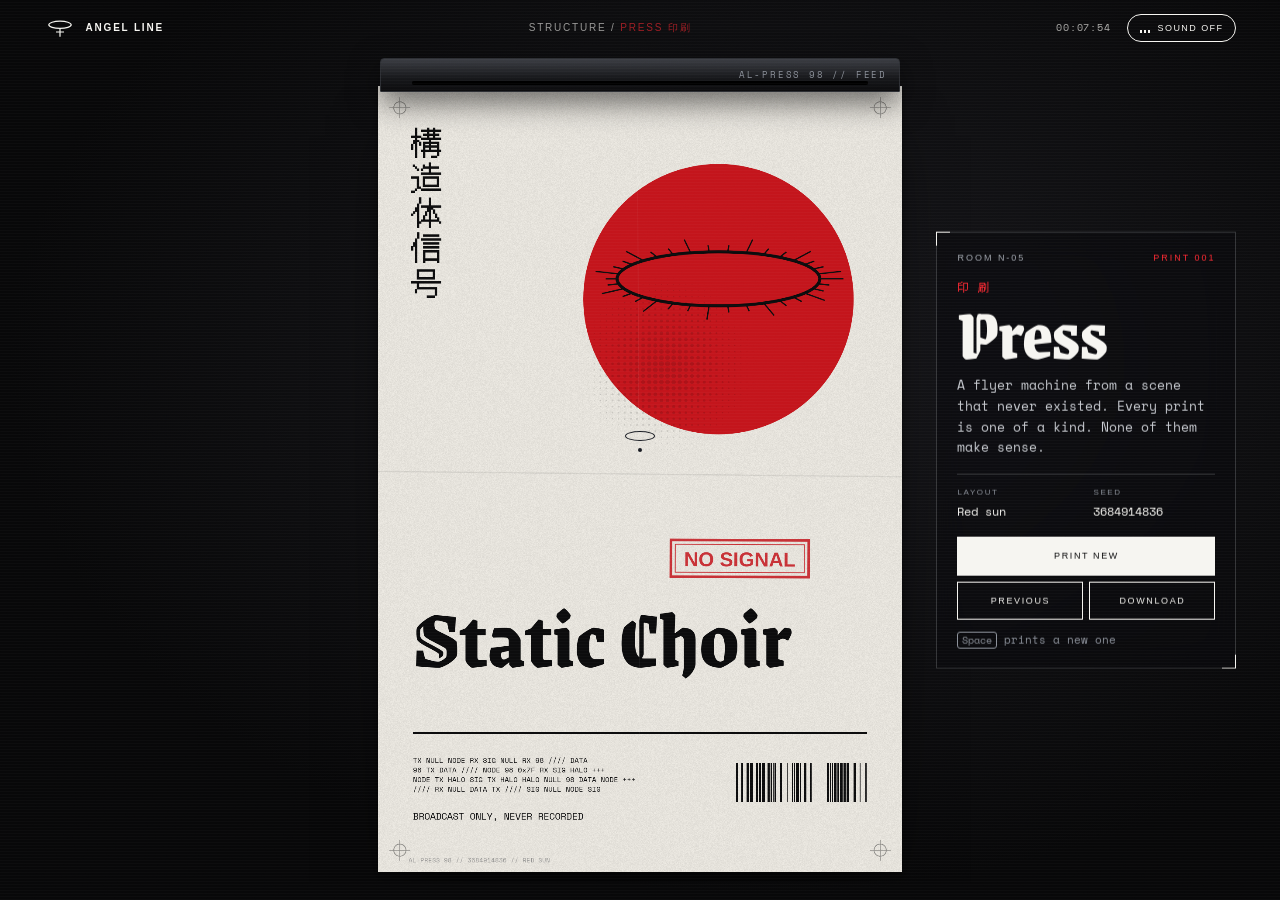
<file: press.html>
<!doctype html>
<html lang="en">
<head>
<meta charset="utf-8">
<meta name="viewport" content="width=device-width, initial-scale=1, viewport-fit=cover">
<title>Angel Line — Press</title>
<meta name="description" content="A flyer machine from a scene that never existed. Every print is unique.">
<meta name="theme-color" content="#070708">
<link rel="icon" href="data:image/svg+xml,%3Csvg xmlns='http://www.w3.org/2000/svg' viewBox='0 0 64 64'%3E%3Crect width='64' height='64' fill='%23070708'/%3E%3Crect x='14' y='6' width='36' height='52' fill='%23ecebe6'/%3E%3Ccircle cx='36' cy='24' r='9' fill='%23c3141b'/%3E%3C/svg%3E">
<link rel="preconnect" href="https://fonts.googleapis.com">
<link rel="preconnect" href="https://fonts.gstatic.com" crossorigin>
<link href="https://fonts.googleapis.com/css2?family=DotGothic16&family=Grenze+Gotisch:wght@400;600;800&family=Space+Mono:wght@400;700&family=Syncopate:wght@400;700&display=swap" rel="stylesheet">
<link rel="stylesheet" href="css/system.css">
<link rel="stylesheet" href="css/press.css">
</head>
<body class="press">
<div class="p-machine" aria-hidden="true"><div class="p-slot"></div><span>AL-PRESS 98 // FEED</span></div>
<div class="p-stage"><canvas id="poster" width="1200" height="1800" role="img" aria-label="A generated flyer"></canvas></div>

<aside class="p-panel panel" aria-label="Press controls">
  <p class="panel-title"><span>Room N-05</span><b id="p-count">print 001</b></p>
  <p class="jp">印刷</p>
  <h1 class="display">Press</h1>
  <p class="p-desc">A flyer machine from a scene that never existed. Every print is one of a kind. None of them make sense.</p>
  <dl class="p-meta">
    <div><dt>Layout</dt><dd id="p-layout">—</dd></div>
    <div><dt>Seed</dt><dd id="p-seed">—</dd></div>
  </dl>
  <div class="p-actions">
    <button class="btn" id="p-print">Print new</button>
    <button class="btn ghost" id="p-prev">Previous</button>
    <button class="btn ghost" id="p-save">Download</button>
  </div>
  <p class="p-hint"><kbd>Space</kbd> prints a new one</p>
</aside>
<script type="module" src="js/press.js"></script>
</body>
</html>
</file>
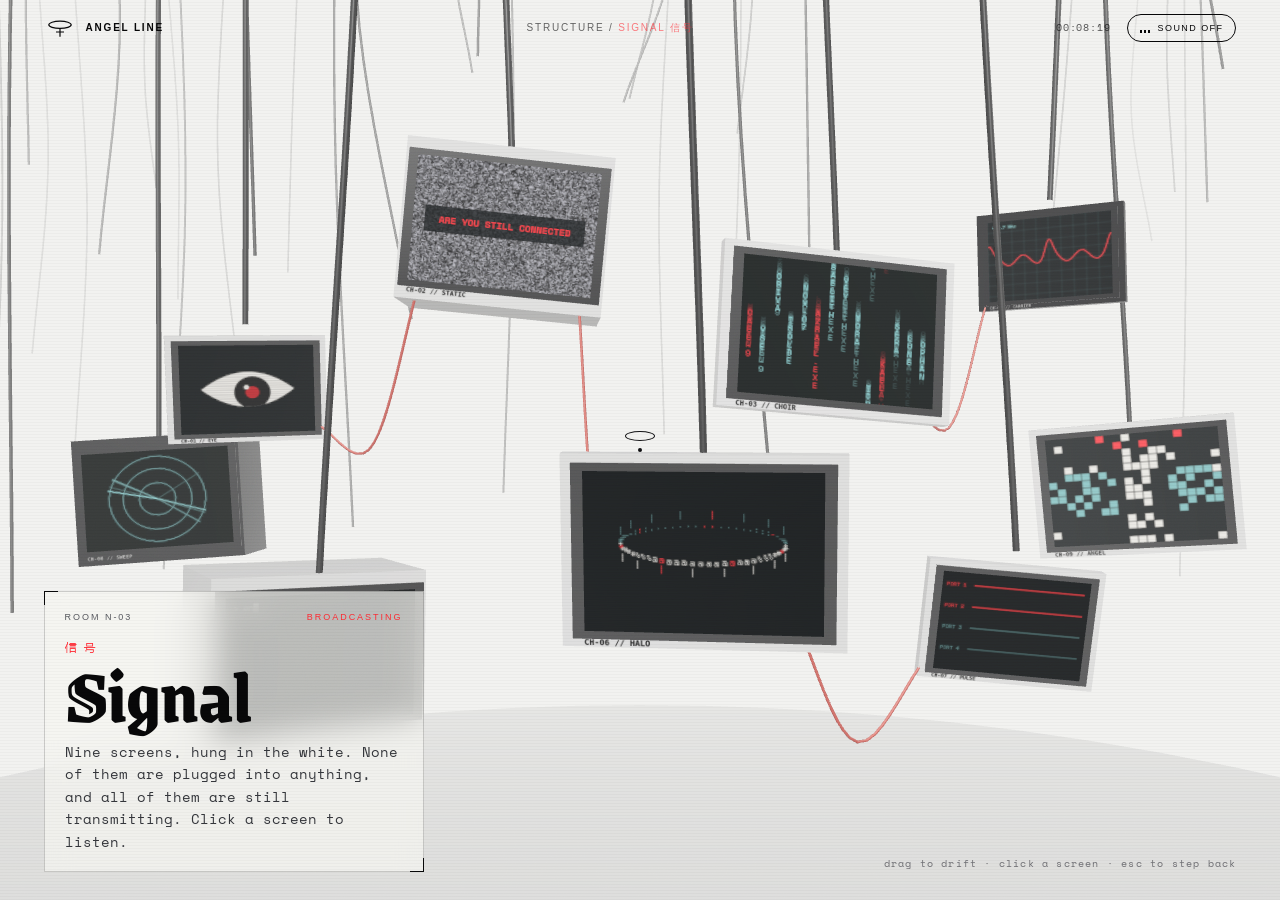
<file: signal.html>
<!doctype html>
<html lang="en">
<head>
<meta charset="utf-8">
<meta name="viewport" content="width=device-width, initial-scale=1, viewport-fit=cover">
<title>Angel Line — Signal</title>
<meta name="description" content="A white room of hanging monitors. Every screen is still transmitting something.">
<meta name="theme-color" content="#f2f2f0">
<link rel="icon" href="data:image/svg+xml,%3Csvg xmlns='http://www.w3.org/2000/svg' viewBox='0 0 64 64'%3E%3Crect width='64' height='64' fill='%23f2f2f0'/%3E%3Crect x='12' y='18' width='40' height='28' fill='%23070708'/%3E%3Cpath d='M32 2v16' stroke='%23070708' stroke-width='2'/%3E%3Crect x='18' y='26' width='14' height='3' fill='%23c3141b'/%3E%3C/svg%3E">
<link rel="preconnect" href="https://fonts.googleapis.com">
<link rel="preconnect" href="https://fonts.gstatic.com" crossorigin>
<link href="https://fonts.googleapis.com/css2?family=DotGothic16&family=Grenze+Gotisch:wght@400;600;800&family=Space+Mono:wght@400;700&family=Syncopate:wght@400;700&display=swap" rel="stylesheet">
<link rel="stylesheet" href="css/system.css">
<link rel="stylesheet" href="css/signal.css">
<script type="importmap">{ "imports": { "three": "./vendor/three/three.module.js", "three/addons/": "./vendor/three/addons/" } }</script>
</head>
<body class="light signal">
<div class="stage" id="stage" role="img" aria-label="A white void full of monitors hanging from black cables, each screen showing a different transmission."></div>
<p class="boot-line" id="boot-line">Tuning carrier…</p>

<section class="s-intro panel light" id="s-intro">
  <p class="panel-title"><span>Room N-03</span><b>broadcasting</b></p>
  <p class="jp">信号</p>
  <h1 class="display">Signal</h1>
  <p class="s-desc">Nine screens, hung in the white. None of them are plugged into anything, and all of them are still transmitting. Click a screen to listen.</p>
</section>

<section class="s-focus panel light" id="s-focus" hidden aria-live="polite">
  <p class="panel-title"><span id="sf-code">CH-01</span><b id="sf-state">receiving</b></p>
  <h2 class="display" id="sf-name">Eye</h2>
  <p class="s-trans" id="sf-text"></p>
  <form class="s-reply" id="sf-form" autocomplete="off">
    <label for="sf-in" class="k">Reply on this channel</label>
    <div class="s-line"><input id="sf-in" maxlength="80" spellcheck="false" placeholder="say something to it"><button class="btn" type="submit">Send</button></div>
  </form>
  <div class="s-out" id="sf-out"></div>
  <div class="s-nav"><button class="btn ghost" id="sf-prev" type="button">Previous</button><button class="btn ghost" id="sf-back" type="button">Step back</button><button class="btn ghost" id="sf-next" type="button">Next</button></div>
</section>

<p class="s-hint" aria-hidden="true">drag to drift · click a screen · esc to step back</p>
<div class="nogl"><p class="display" style="font-size:48px">Signal</p><p>This room needs WebGL. <a href="index.html">Back to the structure</a></p></div>
<script type="module" src="js/signal.js"></script>
</body>
</html>
</file>
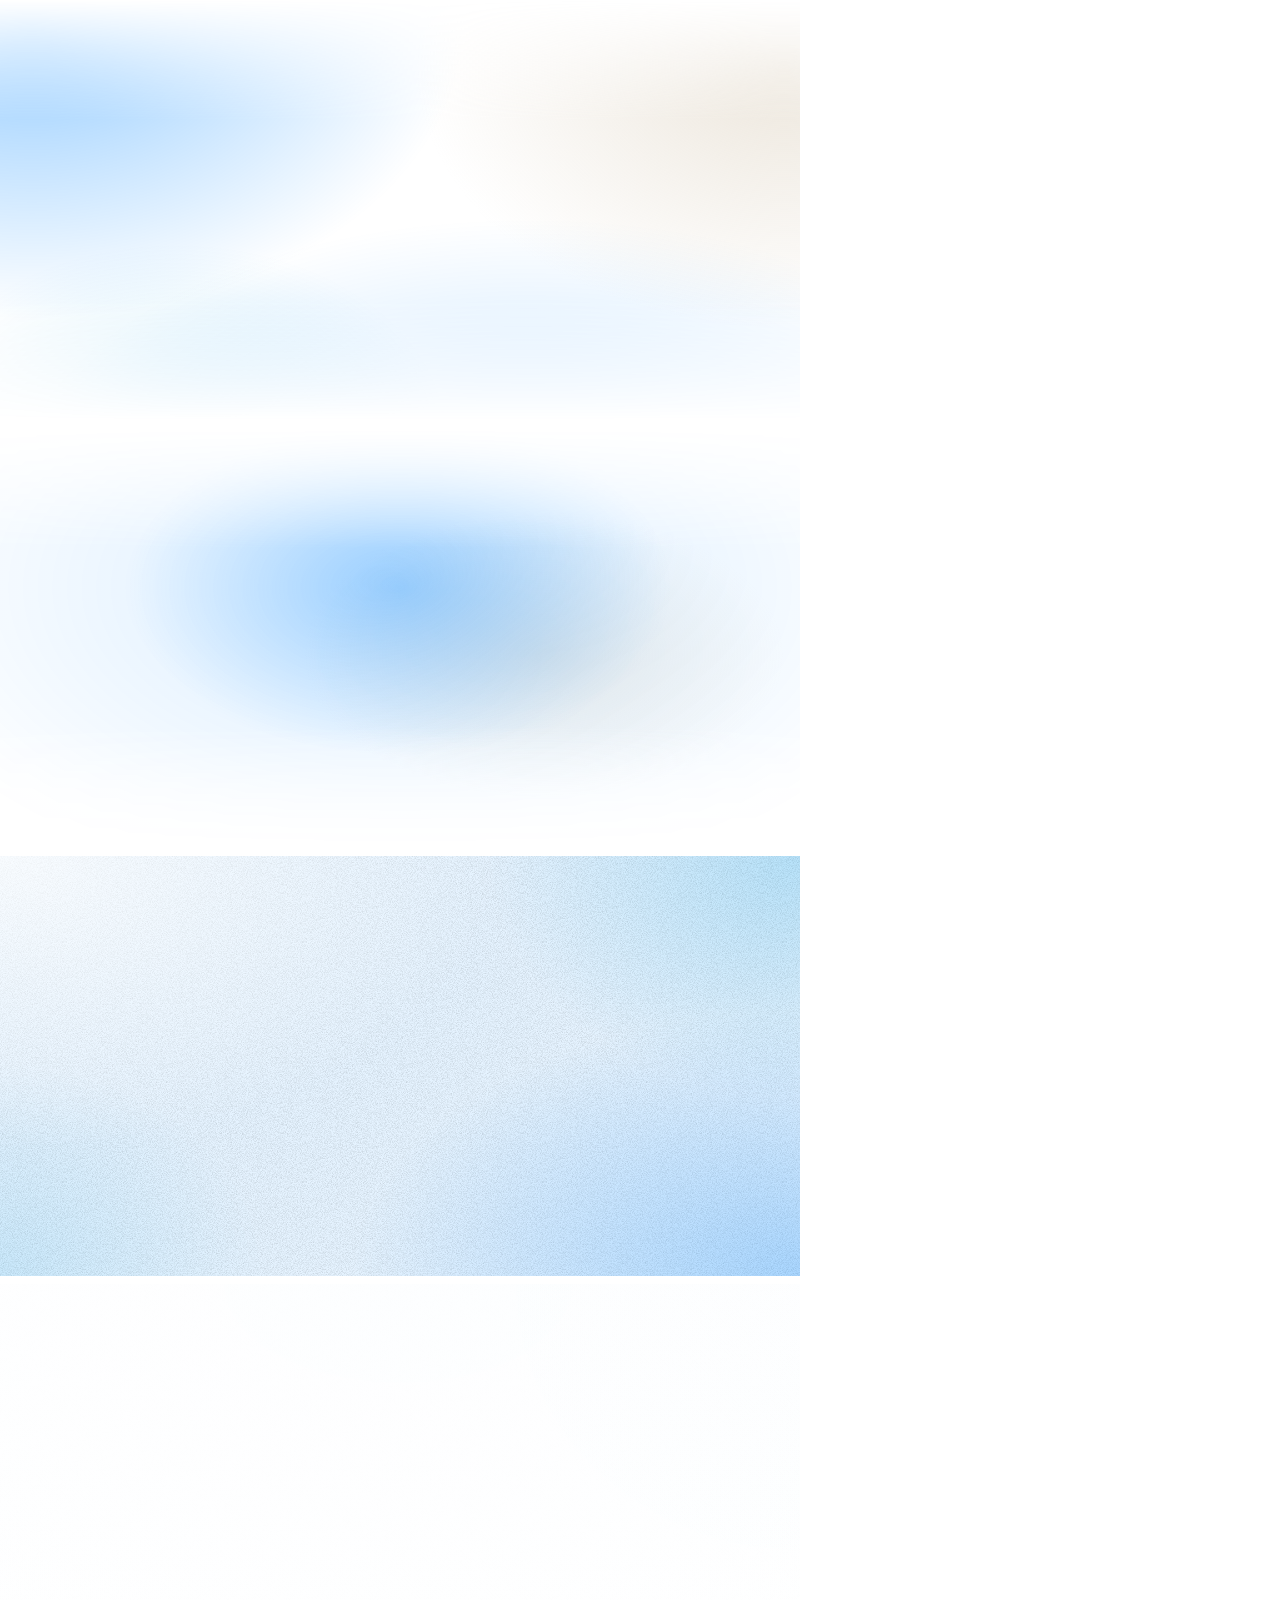
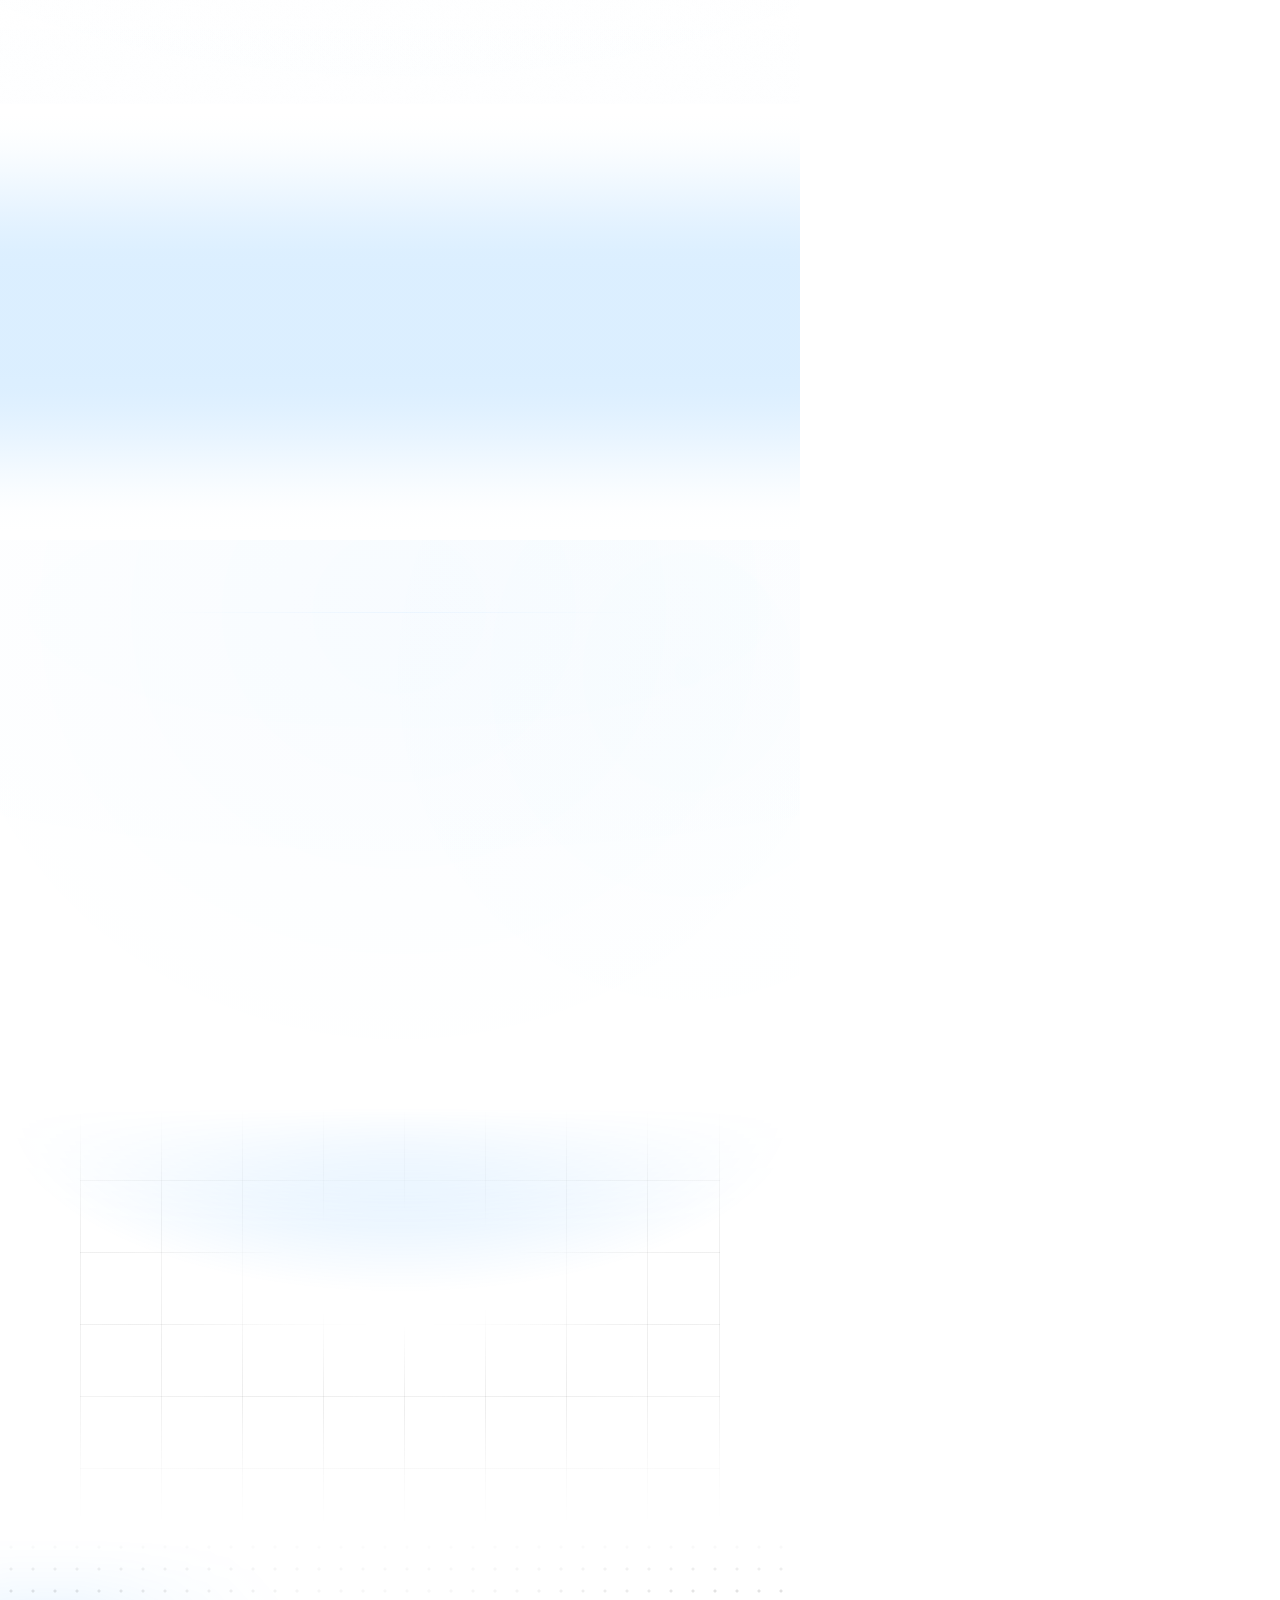
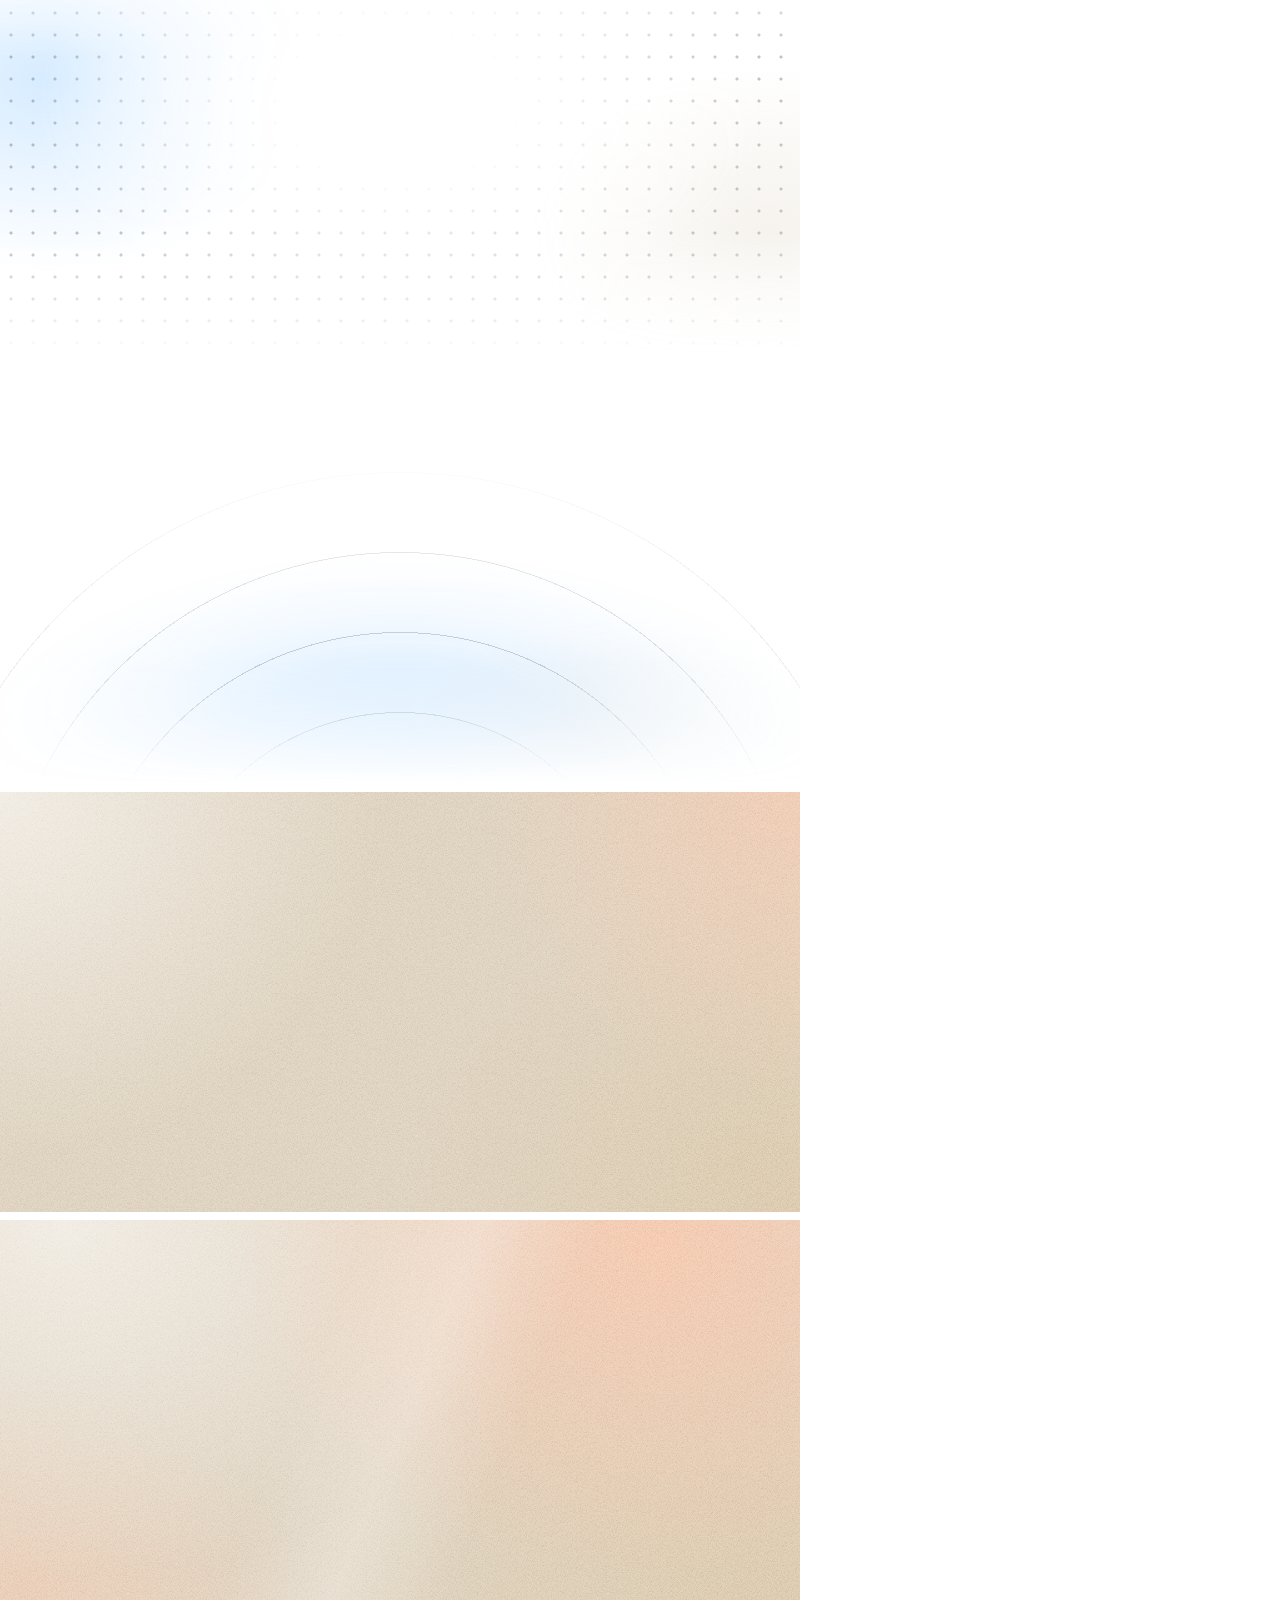
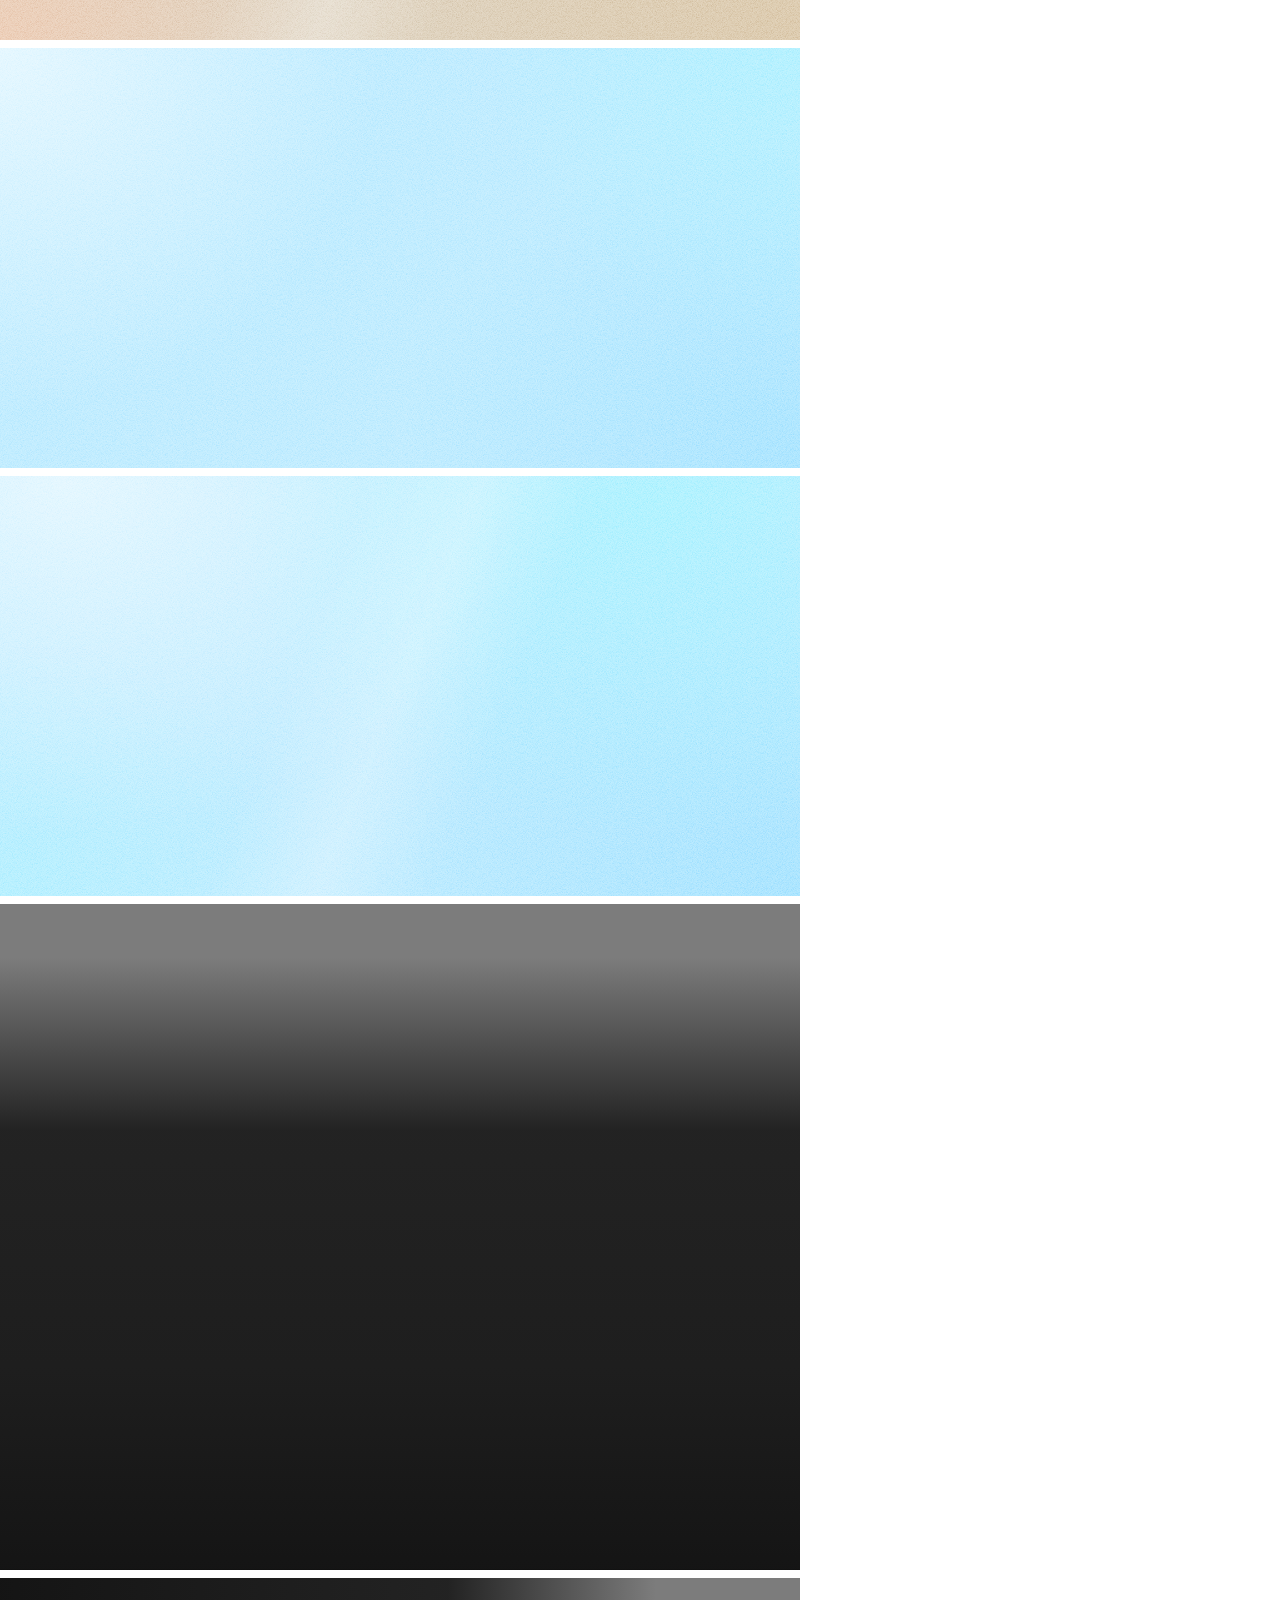
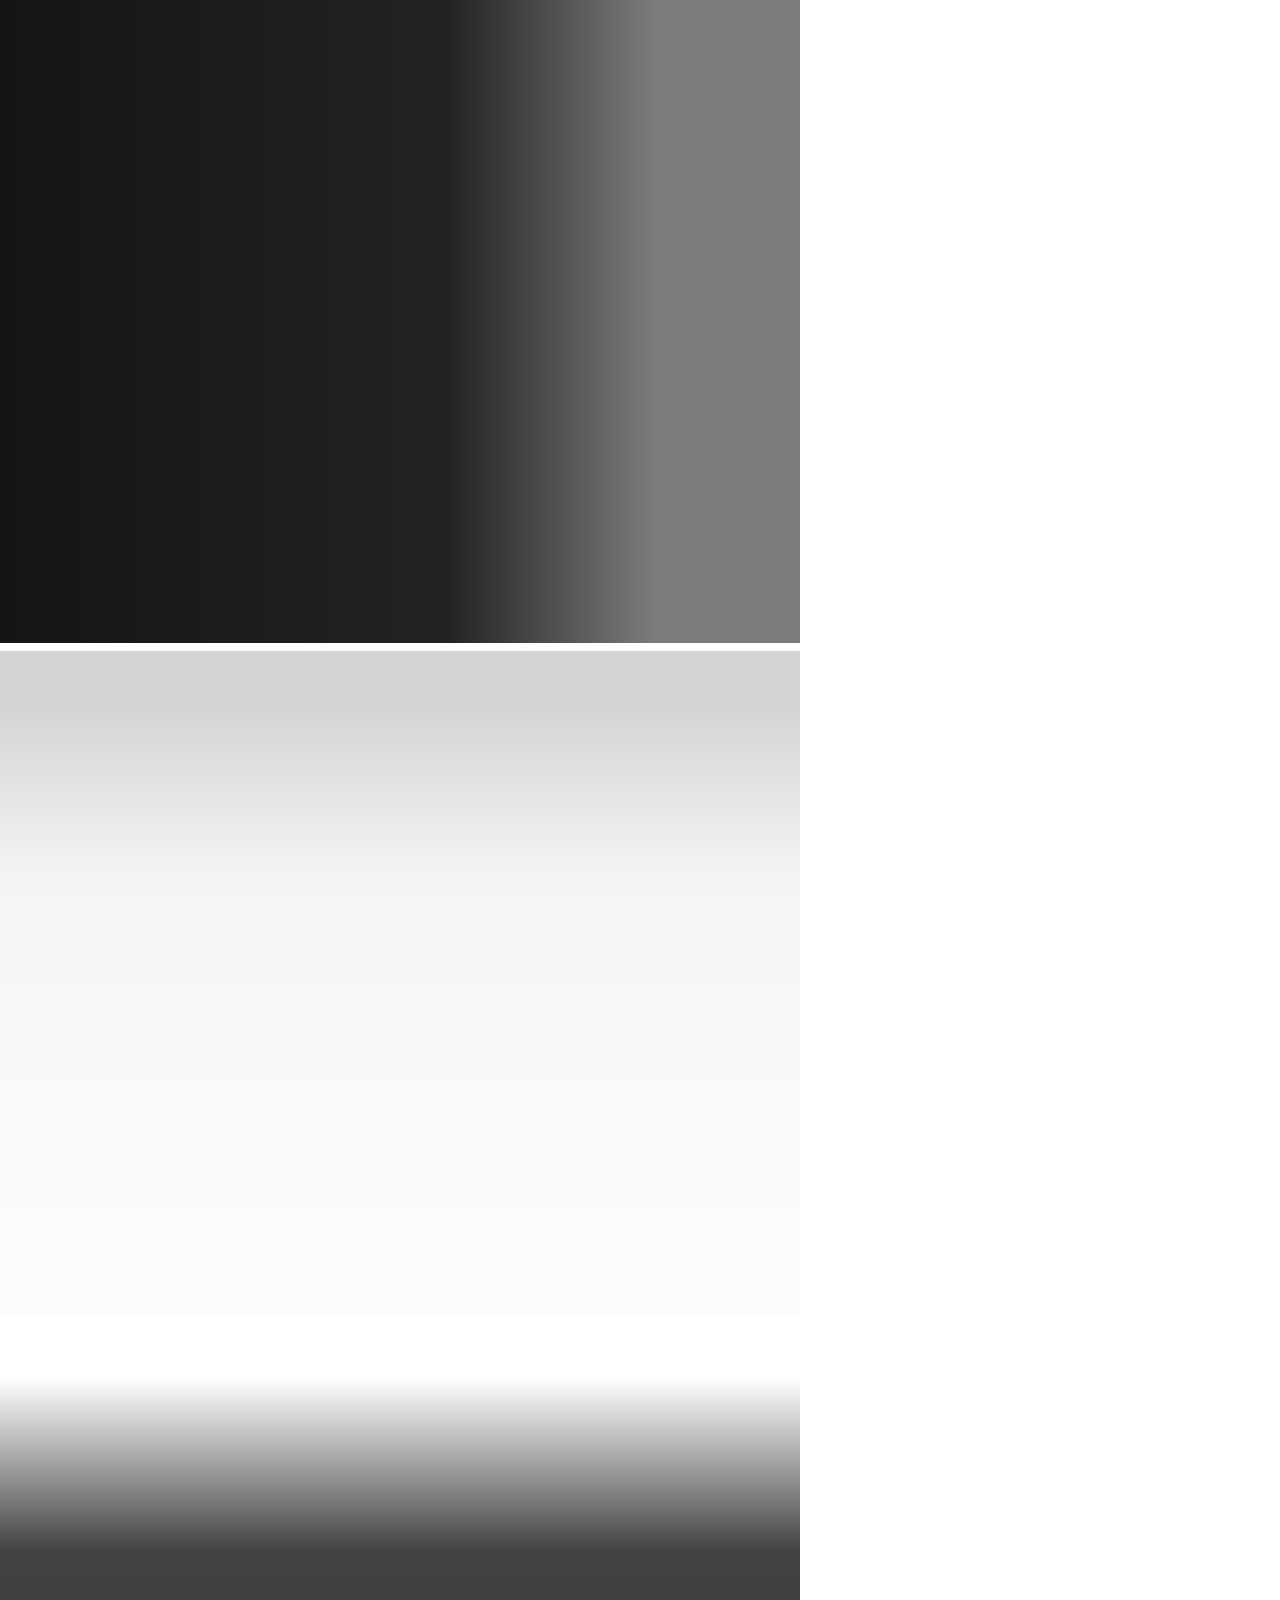
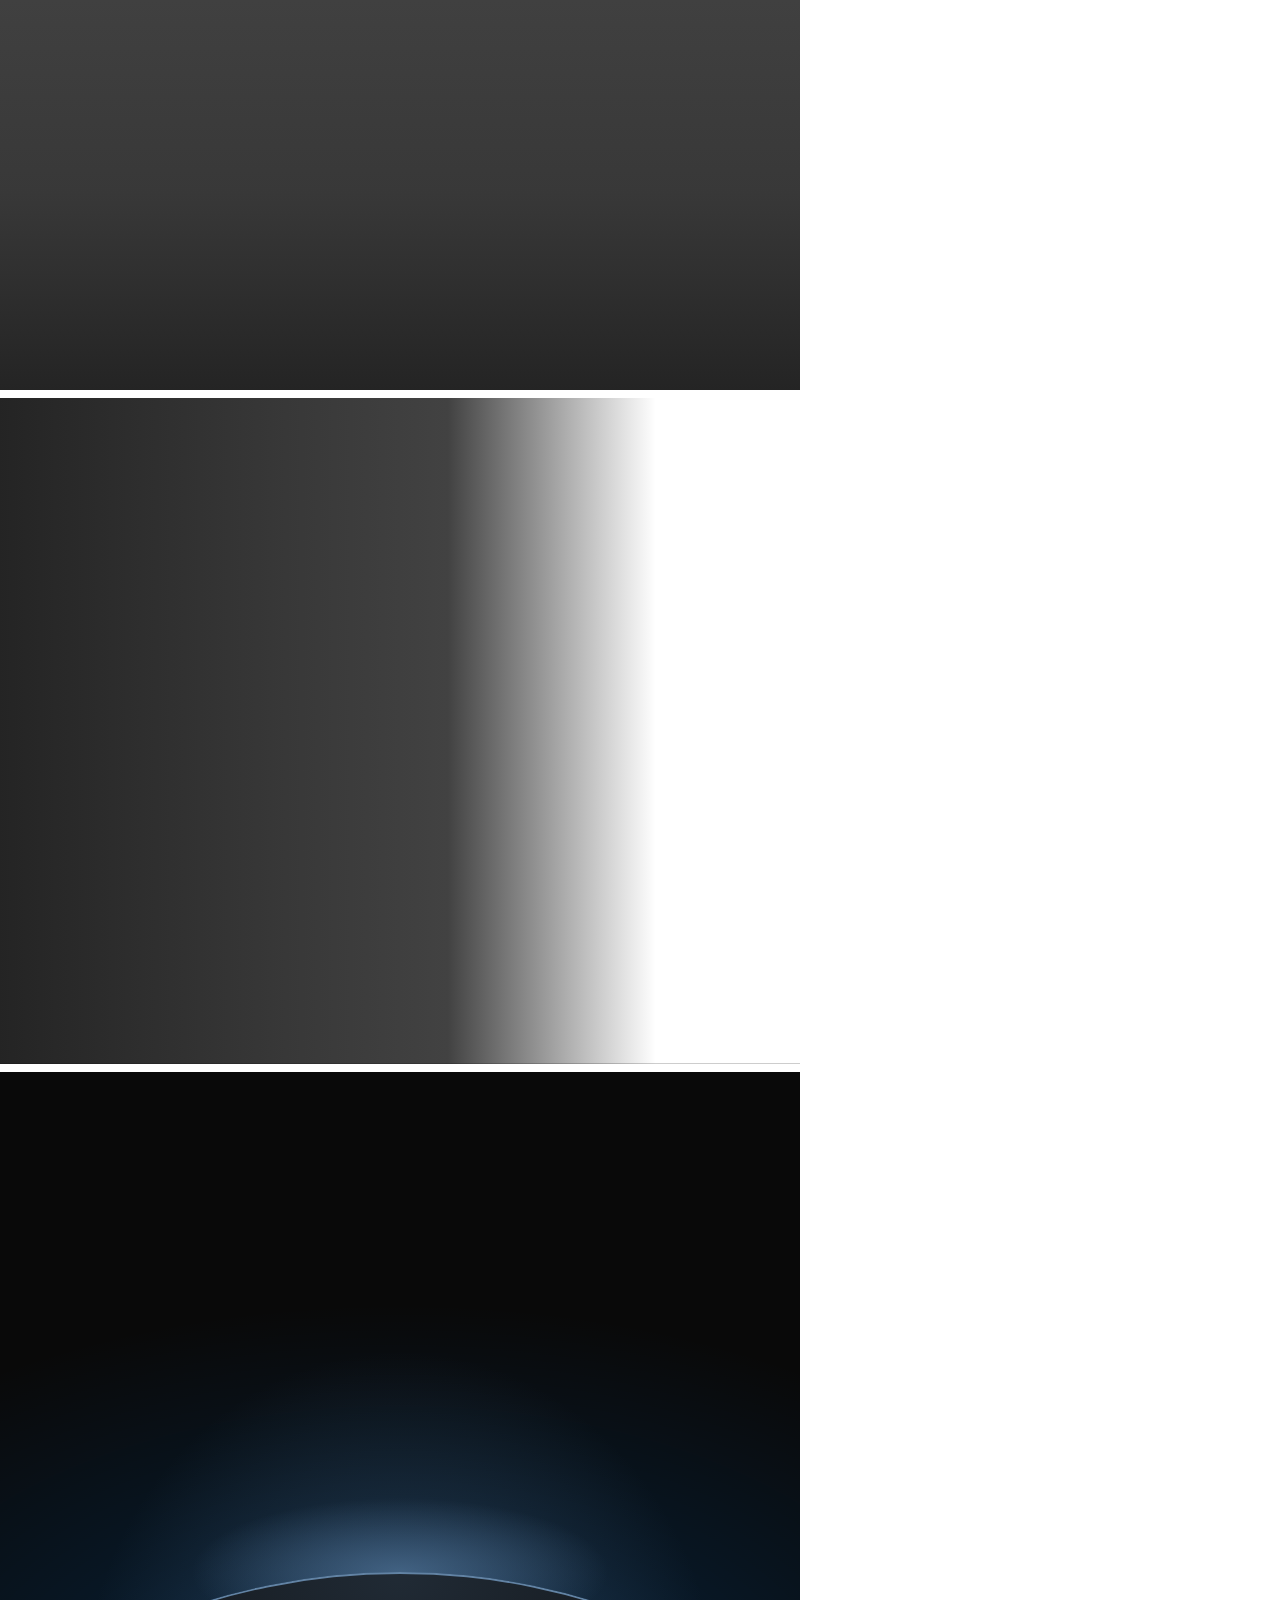
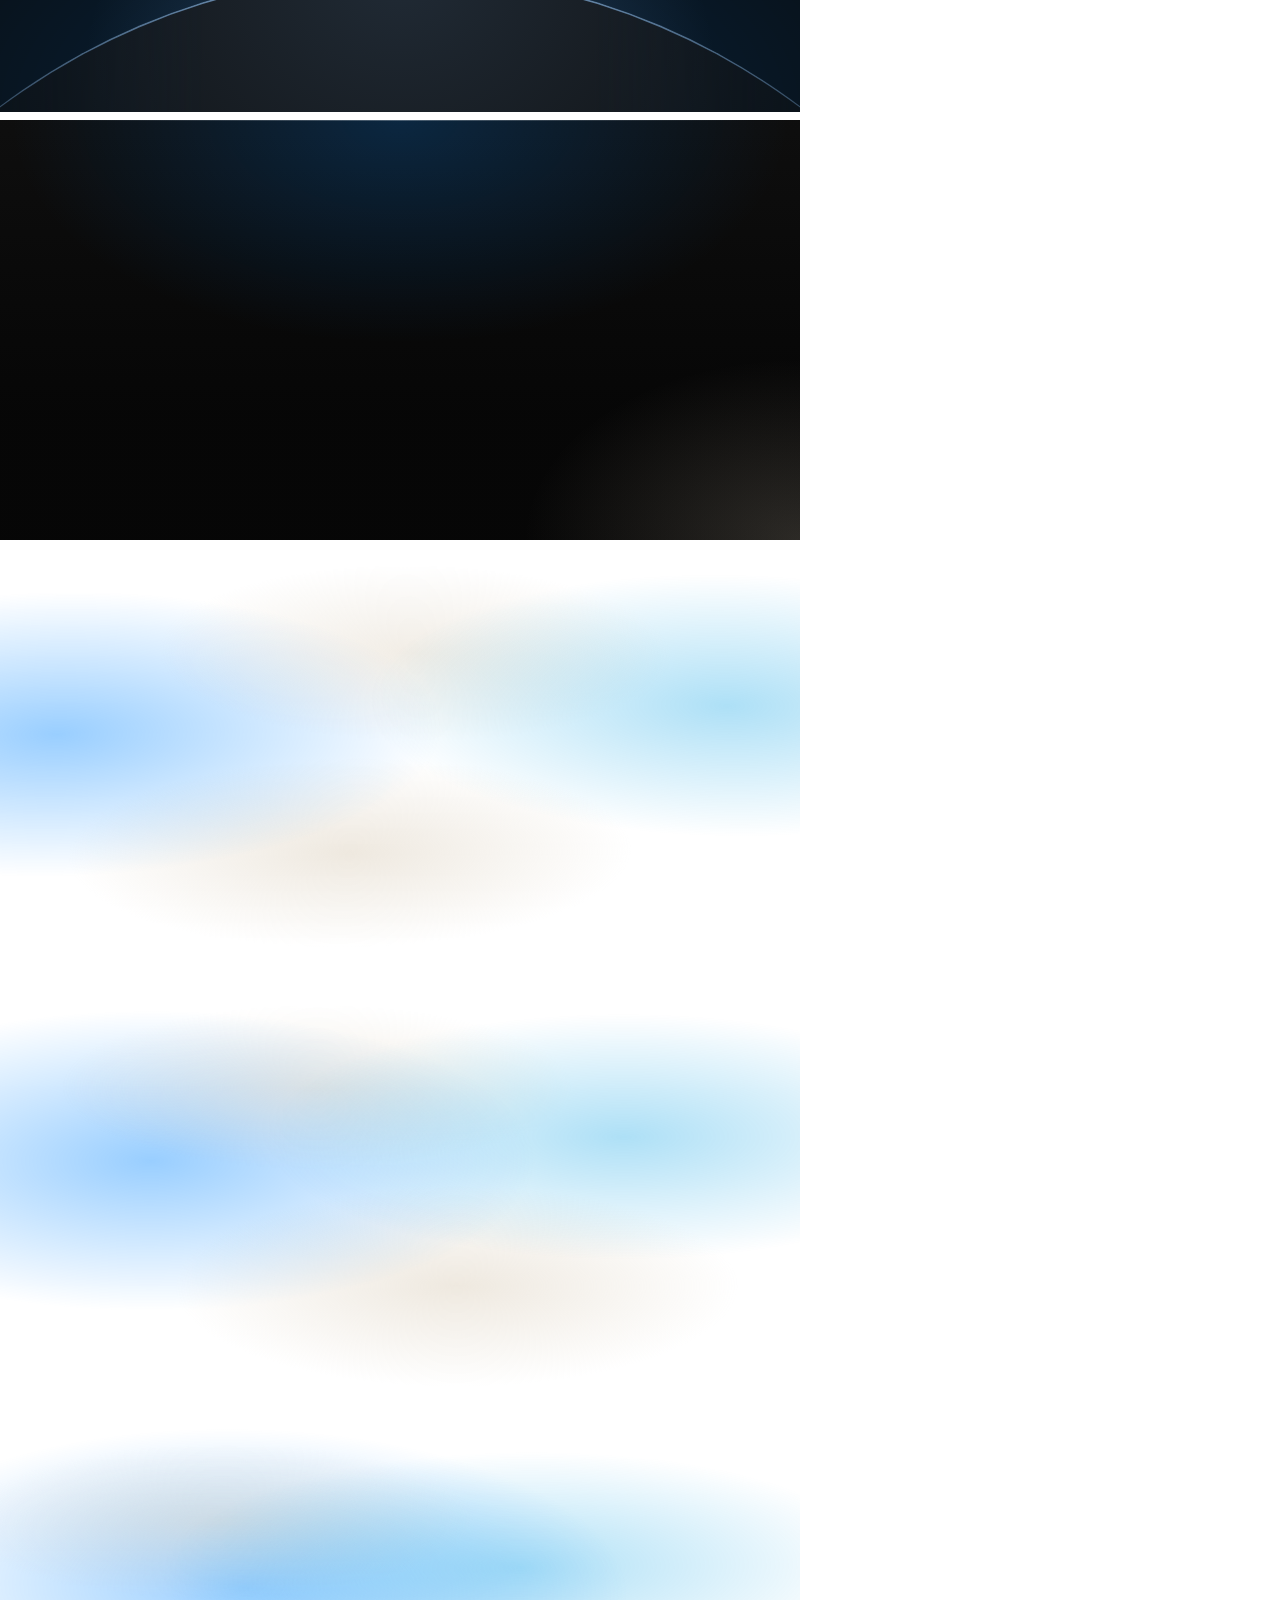
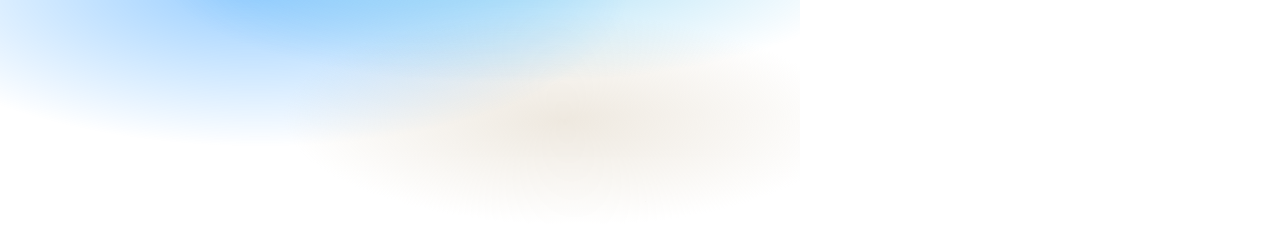
<file: .claude/skills/taste-skill/assets/backgrounds/check.html>
<!doctype html>
<html lang="en" data-ground="sand">
<head>
<meta charset="utf-8">
<title>Backgrounds contrast check</title>
<!-- Every ground in a 800px box, for check.mjs: it sets a palette, screenshots the boxes and measures
     the ink and muted contrast on every pixel of each ground's text zone (index.json). The photograph
     grounds sit on a flat grey picture: #7c7c7c for the dark scrim, #d4d4d4 for the light one; and the worst case of the dark scrim: a white
     picture (white words on it). The light scrim is for pale photographs only. -->
<link rel="stylesheet" href="../system.css">
<link rel="stylesheet" href="backgrounds.css">
<style>body { margin: 0; width: 800px; } .box { width: 800px; margin: 0 0 8px; padding: 24px; font-size: 20px; } .pi, .pm { visibility: hidden; } .pi { color: var(--ink); } .pm { color: var(--muted); }  /* the liquid blobs held at the start, the middle and the end of their drift (the keyframes in backgrounds.css), so the text zone is measured where they stand under it */
  .at-start::before { animation: none; transform: translate3d(-7%, 0, 0) skewX(-7deg) scaleY(.94); } .at-start::after { animation: none; transform: translate3d(8%, 0, 0) skewX(6deg) scaleY(1.04); }
  .at-mid::before { animation: none; transform: translate3d(.5%, 0, 0) skewX(-.5deg) scaleY(.995); } .at-mid::after { animation: none; transform: translate3d(-.5%, 0, 0) scaleY(.98); }
  .at-end::before { animation: none; transform: translate3d(8%, 0, 0) skewX(6deg) scaleY(1.05); } .at-end::after { animation: none; transform: translate3d(-9%, 0, 0) skewX(-6deg) scaleY(.92); }
</style>
<script src="backgrounds.js" defer></script>
</head>
<body>
<div class="bg-mist box" data-g="mist" style="height:420px"><span class="pi">Ink</span> <span class="pm">Muted</span></div>
<div class="bg-halo box" data-g="halo" style="height:420px"><span class="pi">Ink</span> <span class="pm">Muted</span></div>
<div class="bg-grain box" data-g="grain" style="height:420px"><span class="pi">Ink</span> <span class="pm">Muted</span></div>
<div class="bg-paper box" data-g="paper" style="height:420px"><span class="pi">Ink</span> <span class="pm">Muted</span></div>
<div class="bg-dusk box" data-g="dusk" style="height:420px"><span class="pi">Ink</span> <span class="pm">Muted</span></div>
<div class="bg-topglow box" data-g="topglow" style="height:560px"><span class="pi">Ink</span> <span class="pm">Muted</span></div>
<div class="bg-ruled box" data-g="ruled" style="height:420px"><span class="pi">Ink</span> <span class="pm">Muted</span></div>
<div class="bg-dots box" data-g="dots" style="height:420px"><span class="pi">Ink</span> <span class="pm">Muted</span></div>
<div class="bg-arcs box" data-g="arcs" style="height:420px"><span class="pi">Ink</span> <span class="pm">Muted</span></div>
<div class="bg-band box" data-g="band" style="height:420px"><span class="pi">Ink</span> <span class="pm">Muted</span></div>
<div class="bg-field box" data-g="field" style="height:420px"><span class="pi">Ink</span> <span class="pm">Muted</span></div>
<div class="bg-band bg-tint box" data-g="band-tint" style="height:420px"><span class="pi">Ink</span> <span class="pm">Muted</span></div>
<div class="bg-field bg-tint box" data-g="field-tint" style="height:420px"><span class="pi">Ink</span> <span class="pm">Muted</span></div>
<div class="bg-photo box" data-g="photo" style="height:520px;--g-photo:linear-gradient(#7c7c7c,#7c7c7c)"><span class="pi">Ink</span> <span class="pm">Muted</span></div>
<div class="bg-photo bg-photo--left box" data-g="photo-left" style="height:520px;--g-photo:linear-gradient(#7c7c7c,#7c7c7c)"><span class="pi">Ink</span> <span class="pm">Muted</span></div>
<div class="bg-photo bg-photo--light box" data-g="photo-light" style="height:520px;--g-photo:linear-gradient(#d4d4d4,#d4d4d4)"><span class="pi">Ink</span> <span class="pm">Muted</span></div>
<div class="bg-photo box" data-g="photo-white" style="height:520px;--g-photo:linear-gradient(#fff,#fff)"><span class="pi">Ink</span> <span class="pm">Muted</span></div>
<div class="bg-photo bg-photo--left box" data-g="photo-left-white" style="height:520px;--g-photo:linear-gradient(#fff,#fff)"><span class="pi">Ink</span> <span class="pm">Muted</span></div>
<div class="bg-horizon box" data-g="horizon" style="height:640px"><span class="pi">Ink</span> <span class="pm">Muted</span></div>
<div class="bg-deep box" data-g="deep" style="height:420px"><span class="pi">Ink</span> <span class="pm">Muted</span></div>
<div class="bg-liquid box at-start" data-g="liquid" data-no-pause style="height:420px"><span class="pi">Ink</span> <span class="pm">Muted</span></div>
<div class="bg-liquid box at-mid" data-g="liquid-mid" data-no-pause style="height:420px"><span class="pi">Ink</span> <span class="pm">Muted</span></div>
<div class="bg-liquid box at-end" data-g="liquid-end" data-no-pause style="height:420px"><span class="pi">Ink</span> <span class="pm">Muted</span></div>

</body>
</html>
</file>
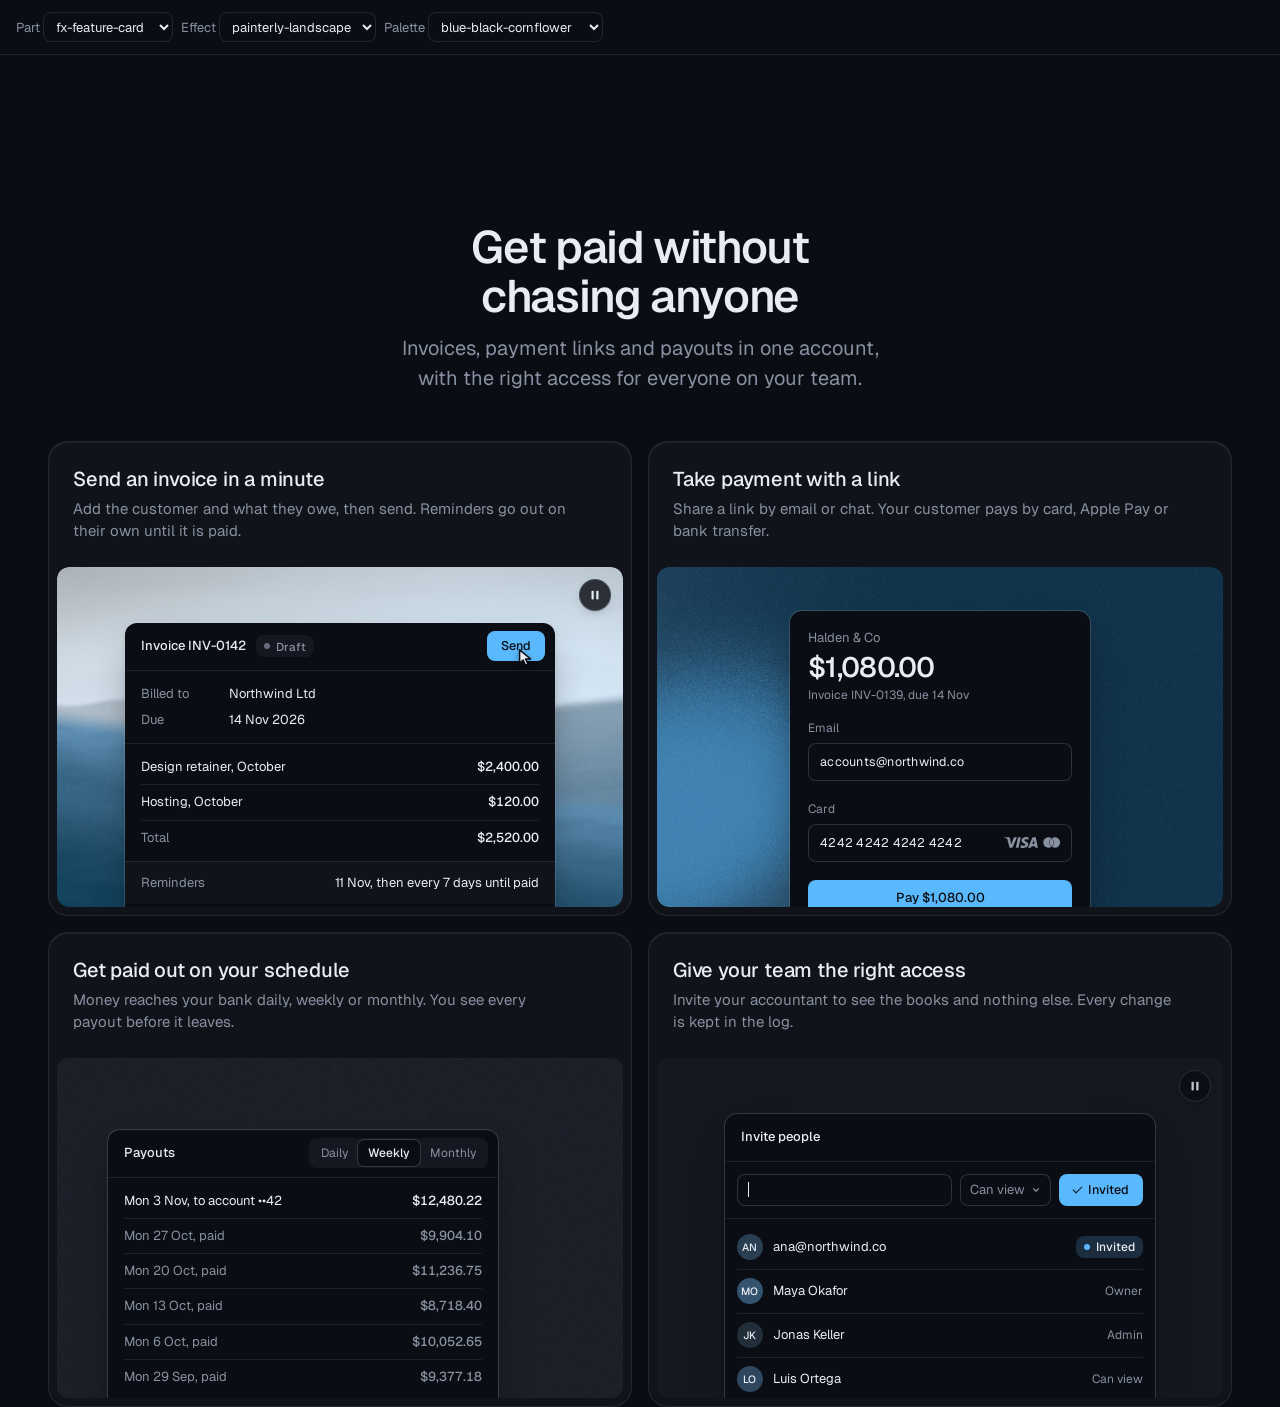
<file: .claude/skills/taste-skill/assets/components/_lab.html>
<!doctype html>
<html lang="en" data-radius="soft">
<head>
<script>window.__tpGlMax = 16;   /* a gallery shows many live effects at once; a page of a site keeps the default 4 (fx.js) */</script>
<meta charset="utf-8">
<meta name="viewport" content="width=device-width, initial-scale=1">
<title>Component lab</title>
<link rel="preconnect" href="https://fonts.googleapis.com">
<link rel="preconnect" href="https://fonts.gstatic.com" crossorigin>
<link href="https://fonts.googleapis.com/css2?family=Geist:wght@100..900&family=Geist+Mono:wght@400..600&display=swap" rel="stylesheet">
<link rel="stylesheet" href="../system.css">
<link rel="stylesheet" href="./base.css">
<style>
  /* one component on its own, with a chosen effect (or object) and palette:
     _lab.html?c=fx-chart&fx=ruled-grounds&palette=white-link-blue&w=640 */
  :root { --font-display: "Geist", system-ui, sans-serif; --font-text: "Geist", system-ui, sans-serif; --font-mono: "Geist Mono", ui-monospace, monospace; --display-weight: 560; --display-tracking: -0.03em; }
  body { min-height: 100vh; margin: 0; }
  .bar { display: flex; flex-wrap: wrap; gap: 8px; align-items: center; padding: 12px 16px; border-bottom: 1px solid var(--line); font: 13px/1.4 var(--font-text); color: var(--muted); }
  .bar select { font: inherit; color: var(--ink); background: var(--bg); border: 1px solid var(--line); border-radius: var(--r-sm); height: 30px; padding: 0 8px; }
  .stage { padding: clamp(16px, 4vw, 48px); margin-inline: auto; }
</style>
</head>
<body>
<div class="bar">
  <label>Part <select id="c"></select></label>
  <label>Effect <select id="fx"></select></label>
  <label>Palette <select id="pal"></select></label>
</div>
<main class="stage" id="stage"></main>
<script type="module">
  import fx from '../effects/fx.js';
  const PARTS = ['fx-feature-card', 'fx-dither-object', 'fx-headline', 'fx-button', 'fx-prompt', 'fx-icon-tiles', 'fx-stat', 'fx-globe', 'fx-map', 'fx-chart', 'fx-bars', 'fx-band', 'fx-spotlight', 'fx-photo', 'fx-avatar', 'fx-search', 'fx-logos', 'fx-tabs', 'fx-pricing', 'fx-progress'];
  const PALETTES = {
    'blue-black-cornflower': { bg: '#0a0d14', surface: '#131824', ink: '#e9edf3', muted: '#8891a1', accent: '#5ab9fc', accentInk: '#0a0d14' },
    'graphite-safety-orange': { bg: '#18191b', surface: '#222427', ink: '#eff0f1', muted: '#9c9ea3', accent: '#ff4a1f', accentInk: '#18191b' },
    'white-link-blue': { bg: '#ffffff', surface: '#f4f4f4', ink: '#111111', muted: '#6b6b6b', accent: '#1a4be0', accentInk: '#ffffff' },
    'moss-sand': { bg: '#ddd6c6', surface: '#d2cab8', ink: '#2a2a26', muted: '#59574e', accent: '#4f6238', accentInk: '#ffffff' },
    'cobalt-field': { bg: '#0034eb', surface: '#002fd6', ink: '#ffffff', muted: '#dfe4f2', accent: '#e9e34a', accentInk: '#111111' },
  };
  const q = new URLSearchParams(location.search);
  const part = PARTS.includes(q.get('c')) ? q.get('c') : PARTS[0];
  const palId = PALETTES[q.get('palette')] ? q.get('palette') : 'blue-black-cornflower';
  const p = PALETTES[palId];
  const s = document.documentElement.style;
  const action = fx.color.contrast(p.accent, p.bg) >= 2.2 ? p.accent : p.ink;
  Object.entries({ '--p-bg': p.bg, '--p-surface': p.surface, '--p-ink': p.ink, '--p-muted': p.muted, '--p-accent': p.accent, '--p-accent-ink': p.accentInk, '--p-action': action, '--p-action-ink': action === p.accent ? p.accentInk : p.bg }).forEach(([k, v]) => s.setProperty(k, v));
  s.colorScheme = fx.color.isDark(p.bg) ? 'dark' : 'light';
  if (q.has('fallback')) fx.config.forceFallback = true;
  // one part at a time: at most 4 live WebGL contexts on this page
  fx.config.maxLive = 4;
  if (q.has('w')) document.getElementById('stage').style.maxWidth = q.get('w') + 'px';

  const base = `./${part}/`;
  const [meta, html, mod] = await Promise.all([fetch(base + 'meta.json').then(r => r.json()), fetch(base + 'component.html').then(r => r.text()), import(base + 'component.js')]);
  const link = Object.assign(document.createElement('link'), { rel: 'stylesheet', href: base + 'component.css' });
  document.head.append(link);
  await new Promise(r => { link.onload = link.onerror = r; });
  const choices = meta.effects?.length ? meta.effects : meta.objects || [];
  const chosen = choices.includes(q.get('fx')) ? q.get('fx') : meta.default;
  const stage = document.getElementById('stage');
  stage.innerHTML = html;
  const root = stage.firstElementChild;
  // the chosen effect goes where the part reads it: data-cx-object, data-cx-fill, or data-cx-effect on the root
  // the dither object: one figure set to the chosen object (one live object, as on a page); no caption under it
  if (meta.objects) {
    const fig = root.matches('[data-cx-object]') ? root : root.querySelector('[data-cx-object]');
    fig.dataset.cxObject = chosen;
    if (q.get('render') === 'studio') fig.dataset.cxRender = 'studio';
    fig.querySelector('.cx-obj__stage').removeAttribute('aria-label');
    fig.style.maxWidth = '720px';
  }
  // without ?fx= the markup keeps its own effects (the feature card mixes a landscape and a grain: setting
  // the default on every panel would paint the grain panel as a landscape too)
  else if (!choices.includes(q.get('fx'))) { /* as written */ }
  else if (root.querySelector('[data-cx-fill]')) root.querySelectorAll('[data-cx-fill]').forEach(el => { el.dataset.cxFill = chosen; });
  else if (root.querySelector('[data-cx-effect]')) root.querySelectorAll('[data-cx-effect]').forEach(el => { el.dataset.cxEffect = chosen; });
  else root.dataset.cxEffect = chosen;
  // the map draws its baked streets; an effect named with ?fx= shows its fallback ground (no map data) instead
  if (part === 'fx-map' && choices.includes(q.get('fx'))) delete root.dataset.cxMap;
  await document.fonts.ready;
  window.__part = mod.default(root);
  setTimeout(() => { document.documentElement.dataset.ready = '1'; }, 1200);

  const fill = (sel, list, cur, key) => {
    const el = document.getElementById(sel);
    el.innerHTML = list.map(v => `<option${v === cur ? ' selected' : ''}>${v}</option>`).join('');
    el.addEventListener('change', () => { q.set(key, el.value); if (key === 'c') q.delete('fx'); location.search = q.toString(); });
  };
  fill('c', PARTS, part, 'c');
  // a part whose default is none (the map's streets, the photograph as it is) lists none first, so the
  // select never shows an effect that is not on
  fill('fx', meta.default === 'none' ? ['none', ...choices] : choices, chosen, 'fx');
  fill('pal', Object.keys(PALETTES), palId, 'palette');
</script>
</body>
</html>
</file>
<file: .claude/skills/taste-skill/assets/system.css>
/*
  taste-skill system.css - the one system for the page. Link it first, then assets/ui/cards.css (the
  feature card, its panel and the fragment placements), then set the palette (--p-*), the fonts and
  the radius set on :root in the page (node scripts/start.mjs prints that block).
  Do not add a second grid, spacing scale, type scale, radius scale, button or card style.
*/

/* ---------------------------------------------------------------- tokens */
:root {
  /* palette (hex only; fx.js reads --bg --surface --ink --muted --accent --accent-ink) */
  --p-bg: #ffffff;
  --p-surface: #f4f4f4;
  --p-ink: #111111;
  --p-muted: #6b6b6b;
  --p-accent: #1a4be0;
  --p-accent-ink: #ffffff;
  --p-action: #1a4be0;      /* buttons, links, focus: the accent, or the ink when the accent is too pale */
  --p-action-ink: #ffffff;
  --p-inv-bg: #111111;
  --p-inv-surface: #1c1c1c;
  --p-inv-ink: #f4f4f4;
  --p-inv-muted: #a3a3a3;
  --p-inv-accent: #ffffff;
  --p-inv-accent-ink: #111111;
  --p-inv-action: #ffffff;
  --p-inv-action-ink: #111111;
  /* the lit ground behind UI and in the closing band (references/cards.md), one per page, tech pages only
     (none on kind other, which is flat): <html data-ground="sand|sky|sage|painting">. system.js gives it to every ground
     that holds UI, on light and dark pages alike; --hue on one panel changes only its accent */
  --ground-bg: #d9ccb7; --ground-surface: #e9e0d2; --ground-ink: #2a2622; --ground-muted: #5a534a; --ground-accent: #a8794a;

  /* fonts */
  --font-display: system-ui, -apple-system, "Segoe UI", sans-serif;
  --font-text: system-ui, -apple-system, "Segoe UI", sans-serif;
  --font-mono: ui-monospace, "SFMono-Regular", Menlo, Consolas, monospace;
  --display-weight: 400;    /* headlines 400; 500 on a tech page (software, gaming, hardware) */
  --display-tracking: -0.025em;

  /* the page rhythm (references/layout-v4.md): one section per screen. The header is fixed and
     --nav tall; every section is padded --padt above and --padb (plus the phone action bar, --bar)
     below, and is exactly one or two screens tall (--h: 1 or 2; --hm on a phone). The hero's words
     start --hgap under the header and its content ends --hpadb above the fold. */
  --nav: 72px;
  --padt: 120px;
  --padb: 72px;
  --hgap: 48px;
  --hpadb: 64px;
  --bar: 0px;
  /* grid: one .wrap (alias .container) for the header, every section and the footer, the same
     --gut on both sides: 1280 wide at x 80-1360 at 1440, 342 at x 24-366 at 390 */
  --container: 1280px;
  --gut: 80px;
  --pad: var(--gut);
  --gutter: 24px;

  /* spacing: 4/8 scale */
  --s-1: 4px;  --s-2: 8px;  --s-3: 12px; --s-4: 16px; --s-5: 24px;
  --s-6: 32px; --s-7: 48px; --s-8: 64px; --s-9: 96px; --s-10: 128px;
  --section: 40px;      /* only a .section outside main (the kit's demo pages); every main > section and
                           footer.closing take --padt and --padb */
  --section-band: 56px; /* the same for an older footer outside footer.closing */
  --head-gap: 48px;     /* the one heading-to-content gap, 32 on a phone (layout.css reads it as --ly-head-gap) */
  --card-pad: 16px;     /* card padding (cards.css sets its own for cards with a panel) */
  --card-gap: 16px;     /* gap between cards */

  /* type scale (the only sizes on the page) */
  --t-label: 13px;
  --t-small: 14px;
  --t-body: 16px;
  --t-lead: 18px;
  --t-card: 18px;
  --t-h3: 24px;
  /* straight lines from the phone size at 390 to the desktop size at 1440 (system.md's table) */
  --t-h2: clamp(30px, 1.72vw + 23.3px, 48px);
  --t-h1: clamp(38px, 3.24vw + 25.4px, 72px);
  /* a big number stays a step under the h2 (VI-11): 38 at 1440, 28 at 390, so it never reads as a
     section heading; a stats row and a price set their own, smaller still */
  --t-stat: clamp(28px, .952vw + 24.29px, 38px);

  /* radius: one scale (soft by default; data-radius on <html> switches it) */
  --r-sm: 8px;  --r-md: 12px; --r-lg: 20px; --r-btn: 8px;

  /* controls (fixed here; a page never adds its own) */
  --btn-h: 44px;
  --btn-h-sm: 36px;
  --nav-h: var(--nav);  /* the older name, kept for the kit's files */
  --icon: 16px;         /* small icons: socials, menu chevrons, mono brand marks */

  /* motion: the one UI ease-out (motion.css --m-ease and ui/base.css --u-ease read it; references/motion.md) */
  --ease: cubic-bezier(.2, .8, .2, 1);
  --dur: 180ms;
}
html[data-radius="sharp"] { --r-sm: 4px; --r-md: 6px;  --r-lg: 8px;  --r-btn: 4px; }
html[data-radius="soft"]  { --r-sm: 8px; --r-md: 12px; --r-lg: 20px; --r-btn: 8px; }
html[data-radius="round"] { --r-sm: 10px; --r-md: 16px; --r-lg: 24px; --r-btn: 999px; }
/* the four lit grounds (references/cards.md); sand is the default above. painting goes with
   painterly-landscape (x.ai's daylight sky over olive hills) */
html[data-ground="sky"]      { --ground-bg: #c6d3df; --ground-surface: #d6e0e9; --ground-ink: #25303a; --ground-muted: #4d5964; --ground-accent: #3f6a92; }
html[data-ground="sage"]     { --ground-bg: #cdd6c6; --ground-surface: #dce3d6; --ground-ink: #262d24; --ground-muted: #535b51; --ground-accent: #6c8e63; }
html[data-ground="painting"] { --ground-bg: #79a8d6; --ground-surface: #a6c4e2; --ground-ink: #16212c; --ground-muted: #273949; --ground-accent: #9c9b3c; }
/* cards.css takes its card and panel radii from this scale */
html[data-radius] .card { --c-r: var(--r-lg); }
html[data-radius] .panel { --p-r: var(--r-md); }

/* a phone: the header 56, the sections padded 96 / 48, the hero's words 40 under the header and its
   content ending 24 above the fold, 24 at both sides, 12 between columns */
@media (max-width: 639px) {
  :root { --nav: 56px; --padt: 96px; --padb: 48px; --hgap: 40px; --hpadb: 24px; --gut: 24px; --gutter: 12px; --card-gap: 12px; --head-gap: 32px; }
}
@media (min-width: 640px) {
  :root { --gut: 48px; --section: 48px; --section-band: 72px; --card-pad: 24px; }
}
@media (min-width: 1024px) {
  :root { --gut: 80px; --section: 56px; --section-band: 96px; --card-gap: 24px;
          --t-lead: 20px; --t-card: 20px; --t-h3: 28px; }
  /* a place (and a local service): the 1200 column at x 120-1320 */
  html[data-type="place"] { --gut: 120px; --container: 1200px; }
}
/* a place (VI-06, ST-96, PH-23): its own smaller type (h1 48/53 and 32/37, h2 32/40 and 24/30, titles
   and the sub-line 20 and 18), the Recipe 3 hero's gap under its photograph (40, 24 on a phone),
   square photographs and cards and 2px buttons, whatever data-radius and data-buttons say */
:root[data-type="place"] {
  --hgap: 40px;
  --t-h1: clamp(32px, 1.524vw + 26.06px, 48px);
  --t-h2: clamp(24px, .762vw + 21px, 32px);
  --t-h3: clamp(20px, .381vw + 18.51px, 24px);
  --r-sm: 2px; --r-md: 0px; --r-lg: 0px; --r-btn: 2px;
}
:root[data-type="place"] :is(h1, .t-h1) { line-height: 1.104; }
:root[data-type="place"] :is(h2, .t-h2) { line-height: 1.25; }
@media (max-width: 639px) {
  :root[data-type="place"] { --hgap: 24px; }
  :root[data-type="place"] :is(h1, .t-h1) { line-height: 1.156; }
}

/* ---------------------------------------------------------------- grounds (at most three) */
:root, .ground-base {
  --bg: var(--p-bg); --surface: var(--p-surface); --ink: var(--p-ink); --muted: var(--p-muted);
  --accent: var(--p-accent); --accent-ink: var(--p-accent-ink); --card: var(--p-surface);
  --action: var(--p-action); --action-ink: var(--p-action-ink);
}
.ground-surface {
  --bg: var(--p-surface); --surface: var(--p-bg); --ink: var(--p-ink); --muted: var(--p-muted);
  --accent: var(--p-accent); --accent-ink: var(--p-accent-ink); --card: var(--p-bg);
  --action: var(--p-action); --action-ink: var(--p-action-ink);
}
.ground-inverse {
  --bg: var(--p-inv-bg); --surface: var(--p-inv-surface); --ink: var(--p-inv-ink); --muted: var(--p-inv-muted);
  --accent: var(--p-inv-accent); --accent-ink: var(--p-inv-accent-ink); --card: var(--p-inv-surface);
  --action: var(--p-inv-action); --action-ink: var(--p-inv-action-ink);
}
:root, .ground-base, .ground-surface, .ground-inverse {
  --line: color-mix(in oklab, var(--ink) 11%, transparent);
  --line-strong: color-mix(in oklab, var(--ink) 20%, transparent);
  /* effects (fx.js) and UI fragments (assets/ui) take the colours of the ground they sit on */
  --fx-bg: var(--bg); --fx-surface: var(--surface); --fx-ink: var(--ink); --fx-muted: var(--muted);
  --fx-accent: var(--accent); --fx-accent-ink: var(--accent-ink);
  --ui-font: var(--font-text); --ui-mono: var(--font-mono); --ui-radius: var(--r-md);
}
.ground-base, .ground-surface, .ground-inverse { background: var(--bg); color: var(--ink); }

/* ---------------------------------------------------------------- base */
*, *::before, *::after { box-sizing: border-box; }
/* an anchor lands on the section's top (the judge's frame): the fixed header covers --nav of its --padt */
html { -webkit-text-size-adjust: 100%; scroll-padding-top: 0; scroll-behavior: auto; margin: 0; }
body {
  margin: 0; background: var(--bg); color: var(--ink);
  font: 400 var(--t-body)/1.55 var(--font-text);
  -webkit-font-smoothing: antialiased; text-rendering: optimizeLegibility; overflow-x: clip;
}
img, svg, video, canvas { display: block; max-width: 100%; }
/* hidden means hidden, also on an img the line above makes a block (a menu tab's photograph, a peek photograph) */
[hidden] { display: none !important; }
img, video { height: auto; }
a { color: inherit; text-decoration: none; }
button { font: inherit; color: inherit; }
h1, h2, h3, h4, p, ul, ol, figure, blockquote { margin: 0; }
ul, ol { padding: 0; list-style: none; }
h1, h2, h3, h4 {
  font-family: var(--font-display); font-weight: var(--display-weight);
  letter-spacing: var(--display-tracking); text-wrap: balance; overflow-wrap: break-word;
  /* a long word (a German compound at 390) breaks at a syllable with a hyphen, in the language of <html lang>;
     only words of 10 letters or more, 4 at least on each side, so a short English heading never breaks */
  hyphens: auto; -webkit-hyphens: auto; hyphenate-limit-chars: 10 4 4;
}
h1, .t-h1 { font-size: var(--t-h1); line-height: 1.04; }
h2, .t-h2 { font-size: var(--t-h2); line-height: 1.1; }
h3, .t-h3 { font-size: var(--t-h3); line-height: 1.2; }
h4, .t-card { font-family: var(--font-text); font-weight: 500; font-size: var(--t-card); line-height: 1.3; letter-spacing: -0.01em; }
p { text-wrap: pretty; }
.t-lead  { font-size: var(--t-lead); line-height: 1.5; }
.t-body  { font-size: var(--t-body); line-height: 1.55; }
.t-small { font-size: var(--t-small); line-height: 1.5; }
.t-label { font-size: var(--t-label); font-weight: 500; line-height: 1.4; letter-spacing: 0.01em; }
.t-stat  { font-family: var(--font-display); font-weight: var(--display-weight); font-size: var(--t-stat);
           line-height: 1; letter-spacing: var(--display-tracking); font-variant-numeric: tabular-nums; }
.muted { color: var(--muted); }
.mono  { font-family: var(--font-mono); }
.measure { max-width: 62ch; }
:focus-visible { outline: 2px solid var(--action); outline-offset: 2px; border-radius: 2px; }
::selection { background: color-mix(in oklab, var(--accent) 30%, transparent); }

/* ---------------------------------------------------------------- grid */
.wrap, .container { width: min(100% - 2 * var(--gut), var(--container)); margin-inline: auto; padding-inline: 0; }
.grid { display: grid; grid-template-columns: repeat(12, minmax(0, 1fr)); column-gap: var(--gutter); row-gap: var(--card-gap); }
.grid > * { min-width: 0; grid-column: 1 / -1; }
.section { padding-block: var(--section); }

/* ---------------------------------------------------------------- one section per screen
   The page is a stack of screens. Framed at scrollY = k x the screen height, a shot shows exactly one
   section: the hero alone on the first screen, every other section (and footer.closing, the close and
   the footer in one) exactly one or two screens tall, its h2 first, --padt under its top. Heights
   and padding do it: no pinning, snapping or script.
     <section class="section" id=".." style="--h: 2">     (2 screens; --hm sets a phone's count alone)
       <div class="wrap"> the h2 first, then the content </div>     (the one in-flow child)
     </section>
   A layer (a full-bleed photograph or ground behind the words) is an <img class="layer" aria-hidden="true">
   beside the .wrap. Content must fit: one screen holds 708px of content at 1440x900 (900 - 120 - 72),
   two hold 1,608 (the second screen's part starts --padt under its top with .g2). From 640 to 1279 a
   section keeps at least its screens and grows past them rather than overlap the next. */
main > :is(section, .section), footer.closing {
  position: relative; box-sizing: border-box;
  height: calc(var(--h, 1) * 100vh); height: calc(var(--h, 1) * 100svh);
  padding: var(--padt) 0 calc(var(--padb) + var(--bar));
}
main > :is(section, .section) > :is(.wrap, .container), footer.closing > .wrap { position: relative; z-index: 1; height: 100%; }
main > :is(section, .section) > :is(.wrap, .container):not(.grid) { display: flex; flex-direction: column; }
/* a .wrap that is the section's grid too (class="wrap grid"): its rows start at the top */
main > :is(section, .section) > :is(.wrap, .container).grid { align-content: start; }
/* .fill: the block that takes what the screen leaves under the heading (a photograph, a frame) */
main > :is(section, .section) > .wrap > .fill { flex: 1 1 0; min-height: 0; }
/* two screens as two groups: row 1 the h2 and the first group, row 2 the rest (no second h2), starting
   --padt under the second screen's top, so the second shot looks like any other section */
main > :is(section, .section).g2, footer.closing.g2 { --h: 2; }
main > :is(section, .section).g2 > :is(.wrap, .container), footer.closing.g2 > .wrap { display: grid; grid-template-rows: minmax(0, 1fr) minmax(0, 1fr); row-gap: calc(var(--padt) + var(--padb) + var(--bar)); }
main > :is(section, .section).g2 > :is(.wrap, .container) > *, footer.closing.g2 > .wrap > * { min-height: 0; align-self: start; }
main > :is(section, .section).g2 > :is(.wrap, .container) > :is(.group, .fill) { align-self: stretch; }
/* a group: one screen's part of a .g2 section (its h2 and first rows, or the rest) */
.group { display: flex; flex-direction: column; min-height: 0; }
/* each screen's card row runs down to that screen's foot (the cards stretch, their panels grow), so
   the second screen of a .g2 is never a short row over an empty ground; both rows end on the same line */
@media (min-width: 1024px) {
  main > :is(section, .section).g2 > .wrap > .grid:last-child,
  main > :is(section, .section).g2 > .wrap > .group > .grid:last-child { align-self: stretch; flex: 1 1 auto; min-height: 0; }
}
.group > .fill { flex: 1 1 0; min-height: 0; }
@media (min-width: 640px) and (max-width: 1279px) {
  main > :is(section, .section):not(.hero, .section--hero), footer.closing {
    height: auto; min-height: calc(var(--h, 1) * 100vh); min-height: calc(var(--h, 1) * 100svh);
  }
  /* the section is a column and its .wrap takes all of it, so a .fill (a photograph, a frame) still
     grows to the section's foot (a min-height percentage would not resolve, leaving it at its least) */
  /* :where() keeps it at no weight, so a page's own phone- or tablet-only hiding (section.desk-only { display: none }) wins */
  :where(main > :is(section, .section):not(.hero, .section--hero), footer.closing) { display: flex; flex-direction: column; }
  main > :is(section, .section):not(.hero, .section--hero) > :is(.wrap, .container), footer.closing > .wrap { flex: 1 0 auto; height: auto; min-height: 0; }
}
/* a phone: lvh (the screen with its bars hidden) for every section but the hero; --hm when stacking
   makes the content taller than the desktop count */
@media (max-width: 639px) {
  /* at least its screens, never less: content a screen cannot hold makes the section taller (the rhythm
     check then asks for --hm: 2 or less content); a fixed height would lay its last rows over the next
     section, the fault the phone shots showed most (a list under the closing heading and its button) */
  main > :is(section, .section):not(.hero, .section--hero), footer.closing {
    height: auto; min-height: calc(var(--hm, var(--h, 1)) * 100vh); min-height: calc(var(--hm, var(--h, 1)) * 100lvh);
  }
  /* one grid row at least the screens tall that grows with the .wrap's content: the .wrap is stretched to
     it, so its .fill and its two groups still share a definite height */
  /* (at no weight, as on the tablet: a page's own section.desk-only { display: none } still hides it) */
  :where(main > :is(section, .section):not(.hero, .section--hero):has(> :is(.wrap, .container)), footer.closing) {
    display: grid; grid-template-columns: minmax(0, 1fr); grid-template-rows: 1fr; grid-auto-rows: auto;
  }
  main > :is(section, .section):not(.hero, .section--hero) > :is(.wrap, .container), footer.closing > .wrap { height: auto; }
  main > :is(section, .section).g2m, footer.closing.g2m { --hm: 2; }
  main > :is(section, .section).g2m > :is(.wrap, .container), footer.closing.g2m > .wrap { display: grid; grid-template-rows: minmax(0, 1fr) minmax(0, 1fr); row-gap: calc(var(--padt) + var(--padb) + var(--bar)); }
  /* stacked in one, the two groups keep the open cards' 32px, so the first group's last panel never meets
     the next card's title */
  main > :is(section, .section).g2:not(.g2m) > :is(.wrap, .container) { display: flex; row-gap: var(--s-6); }
  /* what the two screens leave goes around the second group, so it opens below the header, not on the fold */
  main > :is(section, .section).g2:not(.g2m) > :is(.wrap, .container) > :last-child { margin-block: auto; }
  main > :is(section, .section).g2:not(.g2m) > :is(.wrap, .container) > * { align-self: stretch; }
}
/* a layer: the photograph or ground of a whole section, under its words, edge to edge */
main > :is(section, .section) > :is(img, video, canvas, picture).layer,
footer.closing > :is(img, video, canvas, picture).layer {
  position: absolute; inset: 0; z-index: 0; width: 100%; height: 100%; max-width: none; object-fit: cover; object-position: var(--pos, 50% 50%);
}
main > :is(section, .section) > picture.layer > img { width: 100%; height: 100%; object-fit: cover; }

/* the hero: exactly the first screen, the fixed header over its top. Its words start --hgap under the
   header (--photo adds a full-bleed photograph's height above them on a place); its content ends
   --hpadb above the fold, and nothing of the next section shows, at 1440, 1024, 820 and 390.
     <section class="hero hero--<type>"><div class="wrap"><div class="hero-text"> .. </div>[one strip]</div></section>
   .hero-text holds the whole composition (the words, and the picture or window beside or under them);
   one docked strip (logos, three facts) may follow it, at most 96px, desktop only. */
main > :is(.hero, .section--hero) {
  height: 100vh; height: 100svh; min-height: 0;
  padding: calc(var(--nav) + var(--photo, 0px) + var(--hgap)) 0 calc(var(--hpadb) + var(--bar));
}
:is(.hero, .section--hero) > .wrap { height: 100%; display: grid; grid-template-rows: minmax(0, 1fr) auto; row-gap: var(--s-7); }
:is(.hero, .section--hero) > .wrap > .hero-text { min-height: 0; }
/* a phone: the hero is at least the first screen and grows when a short phone (320x640) cannot hold its
   words, buttons and picture, so nothing of it lies over the next section or under the header */
@media (max-width: 639px) {
  main > :is(.hero, .section--hero) { height: auto; min-height: 100vh; min-height: 100svh; }
  main > :is(.hero, .section--hero):has(> :is(.wrap, .container)) { display: grid; grid-template-columns: minmax(0, 1fr); grid-template-rows: 1fr; grid-auto-rows: auto; }
  main > :is(.hero, .section--hero) > :is(.wrap, .container) { height: auto; }
}
:is(.hero, .section--hero) > .wrap > .hero-strip { grid-row: 2; max-height: 96px; }
@media (max-width: 639px) { :is(.hero, .section--hero) > .wrap > .hero-strip { display: none; } }
.section--hero .section-head { max-width: 860px; }
/* the starter's own hero (hero-split): the words on span-5 top-aligned, the picture on span-6 start-7
   as tall as the hero's content box (at most 716 at 1440x900); a phone stacks words, then the picture
   in what is left */
.hero-text.hero-split { height: 100%; align-items: stretch; }
.hero-split > .hero-copy { align-self: start; }
.hero-split > .hero-visual { position: relative; min-height: 0; height: 100%; }
@media (max-width: 1023px) {
  .hero-text.hero-split { display: flex; flex-direction: column; gap: var(--s-6); }
  .hero-split > .hero-visual { flex: 1 1 0; min-height: 200px; height: auto; }
}
.hero-copy > * + * { margin-top: var(--s-5); }
/* the h1 first in the words' column: its capitals start on the picture's top line, not the line box's
   (the leading above the capitals would put the words about 12px under the photograph's top) */
.hero-copy > h1:first-child { text-box: trim-start cap alphabetic; }
.hero-copy > .btn-row { margin-top: var(--s-6); }
/* three short facts at the foot of the words' column, on the picture's bottom line (no dead space
   under the buttons): <dl class="hero-facts"><div><dt>..</dt><dd>..</dd></div> x3</dl> */
@media (min-width: 1024px) {
  .hero-split > .hero-copy { height: 100%; display: flex; flex-direction: column; }
  .hero-split > .hero-copy > .hero-facts { margin-top: auto; }
}
.hero-facts { display: grid; grid-template-columns: repeat(3, minmax(0, 1fr)); gap: var(--s-5) var(--gutter); margin: 0; }
.hero-facts > div { display: grid; gap: var(--s-1); align-content: start; }
.hero-facts dt { font-size: var(--t-small); color: var(--muted); }
.hero-facts dd { margin: 0; font-weight: 500; }
@media (max-width: 1023px) { .hero-facts { display: none; } }
/* a notice line above the h1 (changed hours, a delivery cut-off): one line with a number, static,
   starting on the left line like the h1 under it */
.hero-notice { font-size: var(--t-small); font-weight: 500; color: var(--ink); }
.hero-notice b, .hero-notice strong { font-weight: 500; color: var(--accent); }
.hero-copy > .hero-notice + h1 { margin-top: var(--s-5); }

/* a phone: open tiles from a row of three or four (rooms, goods, beans) go two-up, an odd last one
   across the row, so a row of three fits one 844px screen (stacked one under another they need two) */
@media (max-width: 639px) {
  .grid > .tile:is(.span-3, .span-4) { grid-column: auto / span 6; }
  .grid > .tile:is(.span-3, .span-4):nth-child(odd of .tile):nth-last-child(1 of .tile) { grid-column: 1 / -1; }
  .grid > .tile:is(.span-3, .span-4) .tile__head { flex-wrap: wrap; gap: 0 var(--s-2); }
}
/* a phone: open cards (words on the ground, the panel under them) stacked one under another keep 32px
   between a panel's foot and the next card's title, so a title never reads as the panel's caption */
@media (max-width: 639px) { .grid:has(> .card--open) { row-gap: var(--s-6); } }
/* a phone stacks a two-screen section's four open tiles into its two screens: their panels take 180px (a wide
   crop), so the h2 and the first two tiles of two lines each end on the first screen and the four inside both,
   not a third of a screen past. A page that sets its group's own --p-h (#features .panel) sets its phone value
   too, as the starter does */
@media (max-width: 639px) { main > :is(section, .section).g2 .card--open > .panel { --p-h: 180px; } }
/* spans: desktop >= 1024. Tablet 640-1023: text cards on span-3 and span-6 go two-up; cards with a
   panel (a visual needs the width; the one exception is a span-6 pair, below)
   and everything else (split text and visuals, span-4 cards, span-5/7/8 blocks) take the full row, so a split stacks and no row is left half empty. Phone < 640: one column. */
@media (min-width: 640px) and (max-width: 1023px) {
  .grid > .card.span-3:not(:has(> .panel)), .grid > .card.span-6:not(:has(> .panel)) { grid-column: auto / span 6; }
  /* the one exception with a panel: a 2x2 (or a pair) of span-6 cards stays two-up from 720px (a panel
     of about 310px and more, wide enough for a kit fragment), so four cards take one or two screens
     at 768-820 instead of a card per row (four stacked panels run past two screens). Split cards and
     every other span keep the full row. Under 720 a card per row. */
  @media (min-width: 720px) {
    .grid > .card.span-6:has(> .panel):not(.card--split) { grid-column: auto / span 6; }
    .grid > .card.span-6:has(> .panel):not(.card--split):nth-child(odd of .card.span-6):nth-last-child(1 of .card.span-6) { grid-column: 1 / -1; }
  }
  /* open tiles (rooms, models, people, a photo pair) go two-up; an odd last one takes the row */
  .grid > .tile:is(.span-3, .span-4, .span-6) { grid-column: auto / span 6; }
  .grid > .tile:is(.span-3, .span-4, .span-6):nth-child(odd of .tile):nth-last-child(1 of .tile) { grid-column: 1 / -1; }
}
@media (min-width: 1024px) {
  .span-2  { grid-column: auto / span 2; }
  .span-3  { grid-column: auto / span 3; }
  .span-4  { grid-column: auto / span 4; }
  .span-5  { grid-column: auto / span 5; }
  .span-6  { grid-column: auto / span 6; }
  .span-7  { grid-column: auto / span 7; }
  .span-8  { grid-column: auto / span 8; }
  .span-9  { grid-column: auto / span 9; }
  .span-10 { grid-column: auto / span 10; }
  .span-12 { grid-column: auto / span 12; }
  .start-1 { grid-column-start: 1; } .start-2 { grid-column-start: 2; } .start-3 { grid-column-start: 3; }
  .start-5 { grid-column-start: 5; } .start-6 { grid-column-start: 6; } .start-7 { grid-column-start: 7; }
  .start-4 { grid-column-start: 4; } .start-8 { grid-column-start: 8; } .start-9 { grid-column-start: 9; }
  .start-10 { grid-column-start: 10; }
  /* a split is top-aligned: the words' first line and the picture's top on one line (never centred
     against each other, never mirrored: text left, the visual right, on every split of the page) */
  .grid--middle, .grid--top { align-items: start; }
}
/* card rows: every card in a row the same height (a plain .grid stretches them) */
.grid:is(.grid--middle, .grid--top) > .card { align-self: stretch; }
/* 1024-1279: a span-4 card's panel would be about 220px wide, too narrow for real UI. Cards with a
   panel on span-4 go two-up, a span-8 one takes the row, and an odd last one takes the row too
   (steps, proof row: two, then one wide; bento: the wide card, then the four small ones two by two) */
@media (min-width: 1024px) and (max-width: 1279px) {
  .grid > .card.span-4:has(> .panel) { grid-column: auto / span 6; }
  .grid > .card.span-8:has(> .panel),
  .grid > .card.span-4:has(> .panel):nth-child(odd of .card.span-4):nth-last-child(1 of .card.span-4) { grid-column: 1 / -1; }
}

/* ---------------------------------------------------------------- section heading */
.section-head { max-width: 760px; margin-bottom: var(--head-gap); display: grid; gap: var(--s-4); }
/* every heading starts on the left line (a centred head among left ones reads as a mistake): the
   old centred head is left-aligned too */
.section-head--center { text-align: left; justify-items: start; }
/* a head row: the h2 (and its line) left, one link or the section's button at the right line */
.section-head--split { max-width: none; display: flex; align-items: end; justify-content: space-between; gap: var(--s-5); flex-wrap: wrap; }
.section-head--split > div { display: grid; gap: var(--s-4); max-width: 760px; }
.section-head p { color: var(--ink); font-size: var(--t-lead); line-height: 1.5; max-width: 60ch; }
.section-head--row { max-width: none; display: flex; align-items: end; justify-content: space-between; gap: var(--s-5); flex-wrap: wrap; }
.section-head--row > div { display: grid; gap: var(--s-4); max-width: 760px; }
/* the hero row (hero-product, hero-cycle): the h1 and its line left, the buttons right, across 1280 */
.section--hero .section-head--row { max-width: none; }

/* ---------------------------------------------------------------- buttons (one pair, a dealt look)
   One pair a page, .btn--primary and .btn--secondary, in the look dealt with the page (sections.md)
   and set once on <html data-buttons>; the markup never changes:
     solid  filled primary, outlined secondary, the radius scale (Figma; the default)
     pill   pills, a chevron after the primary's label, a tinted secondary (x.ai)
     tonal  the radius scale, a tinted secondary with no outline (Linear, Vercel)
     arrow  an arrow after the primary's label; the secondary is a text link with an arrow (Stripe)
     block  near-square corners, 48px tall; the secondary is an underlined text link (shops, hotels) */
.btn {
  display: inline-flex; align-items: center; justify-content: center; gap: var(--s-2);
  height: var(--btn-h); padding: 0 var(--s-5); border-radius: var(--r-btn); border: 1px solid transparent;
  font: 500 var(--t-body)/1 var(--font-text); letter-spacing: 0; white-space: nowrap; cursor: pointer;
  transition: background-color var(--dur) var(--ease), color var(--dur) var(--ease), border-color var(--dur) var(--ease), text-decoration-color var(--dur) var(--ease);
}
.btn--primary { background: var(--action); color: var(--action-ink); }
.btn--primary:hover { background: color-mix(in oklab, var(--action) 86%, var(--ink)); }
/* an inverted primary (the action is the ground's ink: a brand band, a lit ground): its hover steps toward the ground, as the filled one steps toward the ink */
.ground-brand .btn--primary:hover { background: color-mix(in oklab, var(--action) 88%, var(--bg)); }
/* the ground's own colour with a clear border: never grey on grey, readable on an effect too */
.btn--secondary { background: var(--bg); color: var(--ink); border-color: var(--line-strong); }
.btn--secondary:hover { background: color-mix(in oklab, var(--bg) 94%, var(--ink)); border-color: color-mix(in oklab, var(--ink) 35%, transparent); }
.btn--sm { height: var(--btn-h-sm); padding: 0 var(--s-4); font-size: var(--t-small); }
html[data-buttons="pill"] { --r-btn: 999px; }
html[data-buttons="block"] { --r-btn: 2px; --btn-h: 48px; }
html:is([data-buttons="pill"], [data-buttons="tonal"]) .btn--secondary { background: color-mix(in oklab, var(--ink) 8%, var(--bg)); border-color: transparent; }
html:is([data-buttons="pill"], [data-buttons="tonal"]) .btn--secondary:hover { background: color-mix(in oklab, var(--ink) 14%, var(--bg)); border-color: transparent; }
/* arrow and block: the secondary is a text link at the button's height (no box: one button look) */
html:is([data-buttons="arrow"], [data-buttons="block"]) .btn--secondary {
  background: none; border-color: transparent; padding-inline: var(--s-2);
  text-decoration: underline; text-underline-offset: 4px; text-decoration-color: var(--line-strong);   /* the .link look */
}
html:is([data-buttons="arrow"], [data-buttons="block"]) .btn--secondary:hover { background: none; border-color: transparent; text-decoration-color: currentColor; }
/* the glyph after a label: a chevron (pill) or an arrow (arrow), drawn so every font shows the same */
html[data-buttons="pill"] .btn--primary::after,
html[data-buttons="arrow"] :is(.btn--primary, .btn--secondary)::after {
  content: ""; flex: none; width: 12px; height: 12px; margin-right: -2px; background: currentColor;
  -webkit-mask: var(--btn-glyph) center / contain no-repeat; mask: var(--btn-glyph) center / contain no-repeat;
  transition: transform var(--dur) var(--ease);
}
html[data-buttons="pill"] { --btn-glyph: url("data:image/svg+xml,%3Csvg xmlns='http://www.w3.org/2000/svg' viewBox='0 0 12 12'%3E%3Cpath d='M4.5 2.5 8 6l-3.5 3.5' fill='none' stroke='black' stroke-width='1.6' stroke-linecap='round' stroke-linejoin='round'/%3E%3C/svg%3E"); }
html[data-buttons="arrow"] { --btn-glyph: url("data:image/svg+xml,%3Csvg xmlns='http://www.w3.org/2000/svg' viewBox='0 0 12 12'%3E%3Cpath d='M1.5 6h8.5M6.5 2.5 10 6l-3.5 3.5' fill='none' stroke='black' stroke-width='1.5' stroke-linecap='round' stroke-linejoin='round'/%3E%3C/svg%3E"); }
@media (hover: hover) and (pointer: fine) { html:is([data-buttons="pill"], [data-buttons="arrow"]) .btn:hover::after { transform: translateX(3px); } }
.btn:active { transform: translateY(1px) scale(.985); }
.btn--arrow::after { content: "\2192"; transition: transform var(--dur) var(--ease); }
@media (hover: hover) and (pointer: fine) { .btn--arrow:hover::after { transform: translateX(3px); } }
/* the drawn arrow (assets/motion: its stem grows and its head moves 3px on hover), the last child of
   a primary button, a pill or a link: <svg class="m-arrow" viewBox="0 0 12 12" aria-hidden="true">
   <path class="m-arrow__stem" d="M1 6h8"/><path class="m-arrow__head" d="M4.5 2.5 8 6l-3.5 3.5"/></svg>.
   It replaces the dealt glyph, so a button never shows two */
.m-arrow { flex: none; width: 12px; height: 12px; margin-right: -2px; overflow: visible;
           fill: none; stroke: currentColor; stroke-width: 1.6; stroke-linecap: round; stroke-linejoin: round; }
.btn--xl .m-arrow { width: 0.62em; height: 0.62em; stroke-width: 1.4; }
:is(.btn, .link, .pill):has(> .m-arrow)::after { content: none; display: none; }
.btn-row { display: flex; flex-wrap: wrap; gap: var(--s-3); align-items: center; }
.section-head--center .btn-row { justify-content: center; }
/* on the phone every button row stacks full width */
@media (max-width: 639px) {
  .btn-row { flex-direction: column; align-items: stretch; width: 100%; justify-self: stretch; }
  /* full width, the second action is a text link at the button's height under the filled one (an
     outline across the whole screen reads as a rule, a pale fill as a switched-off button) */
  .btn-row > .btn--secondary { background: none; border-color: transparent; text-decoration: underline; text-underline-offset: 4px; text-decoration-color: var(--line-strong); }
  .section-head--split > .btn { width: 100%; }
}
.link { display: inline-flex; align-items: center; gap: var(--s-2); font-weight: 500; color: var(--ink);
        text-decoration: underline; text-decoration-color: var(--line-strong); text-underline-offset: 4px;
        transition: text-decoration-color var(--dur) var(--ease); }
.link:hover { text-decoration-color: currentColor; }
.link::after { content: "\2192"; display: inline-block; text-decoration: none; transition: transform var(--dur) var(--ease); }
@media (hover: hover) and (pointer: fine) { .link:hover::after { transform: translateX(3px); } }
.pill { display: inline-flex; align-items: center; gap: var(--s-2); height: 32px; padding: 0 var(--s-3);
        border-radius: 999px; border: 1px solid var(--line); background: var(--card);
        font-size: var(--t-label); color: var(--ink); }
.pill .muted { color: var(--muted); }

/* ---------------------------------------------------------------- card (one style) */
.card {
  display: flex; flex-direction: column; gap: var(--s-2); min-width: 0;
  background: var(--card); border: 1px solid var(--line); border-radius: var(--r-lg); padding: var(--card-pad);
}
/* small titles in the text face: a display face at 20px (a condensed or hairline serif) reads smaller than the body */
.card > h3, .card > h4, .card--plan h3 { font-family: var(--font-text); font-weight: 500; font-size: var(--t-card); line-height: 1.3; letter-spacing: -0.01em; }
/* the type floor (system.md): text people read is 16px or more in ink; cards.css sets it for its
   card text, this for a plain card's lines */
.card > p { color: var(--ink); font-size: var(--t-body); max-width: 52ch; }
/* at most two boxes one inside the other (sections.md): a card whose panel holds UI drops its own
   box, so its title and lines sit on the page ground over the panel (Figma's tiles), or runs the
   panel flush to its sides and bottom (cards.css .panel--flush) */
.card.card--open { --c-pad: 0px; background: none; border: 0; box-shadow: none; padding: 0; overflow: visible; }
.card.card--open > .panel { margin: var(--s-5) 0 0; border-radius: var(--r-lg); }
.card.card--open > .panel--top { margin: 0 0 var(--s-5); }
.card--plan.is-featured { border-color: var(--action); box-shadow: inset 0 0 0 1px var(--action); }
/* cards.css (linked after this file) sets .card { gap: 0 } for feature cards; a plan keeps its 16px rows */
.card.card--plan { gap: var(--s-4); }

/* ---------------------------------------------------------------- visuals: panels and frames
   A card's .panel (the inset visual), .stage and the placements (.at-corner, .at-rise, .at-over,
   .at-right, .at-center, .stage--fade-*) come from assets/ui/cards.css (references/cards.md).
   This file adds the frames (hero, split, square, closing band) and lets a .stage work inside them.
   The grounds' colours: system.js lights every ground that holds UI (see there). */
:not(.card) > .panel { border-radius: var(--p-r, var(--r-md)); }   /* a panel on its own: four round corners */
.menu-card .panel { --p-h: 160px; }
.frame {
  position: relative; isolation: isolate; overflow: clip; display: flex; align-items: center; justify-content: center;
  background: var(--surface); border-radius: var(--r-lg); border: 1px solid var(--line);
  padding: clamp(var(--s-4), 4vw, var(--s-7));
}
/* a zero-width spacer keeps --ratio (height / width) as the frame's minimum height */
.frame::before { content: ""; flex: none; width: 0; padding-top: var(--ratio, 0px); }
/* an object or scene (assets/objects) and a photograph (.frame__img) fill the frame themselves */
.frame > :not(canvas, .stage, .loop-pause, .frame__fx, .frame__img, [data-print], [data-scene], .print3d) { position: relative; max-width: 100%; min-width: 0; }
/* a photograph is a plain rectangle in its frame: no border, no print, no filter */
.frame--photo { padding: 0; border: 0; }
/* .frame--fill: as tall as its row (a split's picture beside the words, down to the section's foot);
   stacked on a tablet or a phone it takes what the screen leaves, at least 200px */
.frame--fill { height: 100%; }
@media (max-width: 1023px) {
  .grid.fill:has(> .frame--fill) { display: flex; flex-direction: column; gap: var(--s-6); }
  .grid.fill > .frame--fill { flex: 1 1 0; height: auto; min-height: 200px; }
}
/* a split's words as a column: the last block (stats, a link) on the picture's bottom line */
.split-col { display: flex; flex-direction: column; gap: var(--s-5); }
@media (min-width: 1024px) { .split-col { height: 100%; } .split-col > .split-col__end { margin-top: auto; } }
:is(.frame, .panel) > .frame__img { position: absolute; inset: 0; z-index: 0; width: 100%; height: 100%; max-width: none; object-fit: cover; }
.frame--portrait { --ratio: 125%; }
/* the product stage (hero-product): wide, the product whole on it; a phone gets a tall stage */
.frame--stage { --ratio: 50%; }
@media (max-width: 639px) { .frame--stage, .frame--portrait { --ratio: 120%; } }
.frame--hero { padding: clamp(24px, 5vw, 64px); }
.frame--split { --ratio: 80%; }
.frame--square { --ratio: 100%; }
/* the closing band: the hero's echo, lit with the page's ground (sand, sky, sage or painting) on light
   and dark pages alike, so its text and buttons take that ground's ink. Its effect sits on a layer of
   its own, <div class="frame__fx" data-fx="..">, held still and calm where the text sits (system.js) */
.frame--cta { min-height: 420px; }
/* .frame--lit: the same for an object's frame that holds a few words in its clear half (the
   product statement's facts in a .frame__text, lower left; the object stands right of centre) */
.frame--cta, .frame--lit {
  border-color: transparent; background: var(--ground-bg); color: var(--ground-ink);
  --bg: var(--ground-surface); --surface: var(--ground-surface); --ink: var(--ground-ink); --muted: var(--ground-muted);
  --action: var(--ground-ink); --action-ink: var(--ground-surface);
  --line: color-mix(in oklab, var(--ground-ink) 12%, transparent); --line-strong: color-mix(in oklab, var(--ground-ink) 24%, transparent);
}
.frame > .frame__fx { position: absolute; inset: 0; z-index: 0; }
/* on a light page the buttons on a lit ground keep the page's own action colour: one action, one look
   (a dark page keeps the lit ground's ink, which reads on the bright ground) */
html:not([data-tone="dark"]) :is(.frame--cta, .frame--lit, .footer--statement) { --action: var(--p-action); --action-ink: var(--p-action-ink); }
/* a card on a photograph (a booking form over the room): the card holds the page's colours */
.frame--photo:has(> .card) { padding: clamp(var(--s-5), 5vw, var(--s-8)) clamp(var(--s-4), 4vw, var(--s-7)); }
.frame--photo > .card { position: relative; z-index: 1; width: min(100%, 480px); }   /* flat: no shadow at rest (ST-97) */
.frame--cta > .frame__fx { opacity: .85; }
.frame--lit > .frame__text { z-index: 2; align-self: flex-end; margin-right: auto; width: min(100%, 360px); display: grid; gap: var(--s-5); }
/* 2:1 on a desktop; a phone gets 2:3, the words at the top and the object smaller and low under
   them (its hero preset), so the facts never touch the object */
.frame--lit { --ratio: 50%; }
@media (max-width: 639px) { .frame--lit { --ratio: 150%; } .frame--lit > .frame__text { align-self: flex-start; } }
@media (max-width: 639px) { .frame--split { --ratio: 100%; } }
/* A hero, wide or split frame (x.ai's hero window): --w on the rising fragment's slot (its true width)
   centres it while it fits; anchored 24px in and cut by the right edge once the frame is narrower.
   --pair on the .stage (the main fragment's width plus the part of the second that sticks out)
   centres the pair; below 1024 the main one alone. In a card's panel cards.css places it (.at-corner,
   .at-rise, .at-right; a centred .at-rise.fit narrows with the panel), as its recipe says. */
.frame > .stage > .at-rise { --ax: max(24px, calc(50% - var(--w, 64%) / 2)); }
.frame--hero > .stage > .at-rise { --ax: max(24px, calc(50% - var(--pair, var(--w, 64%)) / 2)); }
.frame--hero > .stage > .at-over { --bx: max(24px, calc(50% - var(--pair, 800px) / 2)); }
@media (max-width: 1023px) { .frame--hero > .stage > .at-rise { --ax: max(24px, calc(50% - var(--w, 64%) / 2)); } }
/* a frame holding a cards.css .stage: the stage fills it and places the fragments (references/cards.md);
   the hero and wide frames are 16:7 and square on a phone; below 1024 only the main fragment shows */
.frame:has(> .stage) { padding: 0; }
.frame--hero:has(> .stage) { aspect-ratio: 16 / 7; }
@media (max-width: 1023px) {
  .frame--hero:has(> .stage) { aspect-ratio: 3 / 2; }   /* a tablet: room for the main fragment's rows */
}
/* a tablet held upright (820x1180): a taller frame, so the hero fills the screen without a gap */
@media (min-width: 640px) and (max-width: 1023px) and (orientation: portrait) {
  .frame--hero:has(> .stage) { aspect-ratio: 4 / 3; }
}
@media (max-width: 1023px) {
  .frame--hero > .stage > :is(.at-over, .at-over-l) { display: none; }
}
/* a split frame is about 440-560px wide from 1024 to 1279: the main piece alone there */
@media (min-width: 1024px) and (max-width: 1279px) {
  .frame--split > .stage > :is(.at-over, .at-over-l) { display: none; }
}
@media (max-width: 639px) {
  .frame--hero:has(> .stage) { aspect-ratio: 1; }
  .frame > .stage > :is(.at-over, .at-over-l) { display: none; }
  /* phone: cards.css sets a fragment 16px in on both sides, and system.js holds every loop on its
     finished picture, so no pause button lands on the UI */
}
/* a small object on a focal tile (.at-center): its true width (--w, 288px for the slider), narrowed
   on a small panel so 24px of ground always shows on both sides (a span-4 panel is 304px at 1280) */
.stage > .at-center { width: calc(100% - 48px); max-width: var(--w, 288px); }
.stage > .at-center > :is([data-ui], .ui) { width: 100%; max-width: none; }
/* .to-edge stretches a fragment's surface past the bottom (cards.css); doc's surface is its page */
.stage > .to-edge > .ui-doc > .ui-doc__page { min-height: 100%; }
/* .hero-stage: whole fragments side by side in a frame, never overlapping or cut (a row of app
   screens); the first is the main one, and the ones that no longer fit drop out from the end */
.hero-stage { container: hero-stage / inline-size; width: 100%; }
.hero-stage__row { display: flex; align-items: center; justify-content: center; gap: var(--s-5); }
.hero-stage__row > * { flex: none; max-width: 100%; }
@container hero-stage (max-width: 1060px) { .hero-stage__row > :nth-child(n + 3) { display: none; } }
@container hero-stage (max-width: 740px)  { .hero-stage__row > :nth-child(n + 2) { display: none; } }
/* the pause button on every visual that moves by itself for more than 5 s (WCAG 2.2.2): ui.js adds it
   to a loop when it starts to move, system.js to the hero's ground. Write a button.loop-pause into
   the frame only for a loop of your own (hero-cycle). The same solid 32px disc in the page colours as
   assets/ui/base.css's, 12px in from the bottom-right corner, with a 44px hit area. */
.loop-pause {
  position: absolute; right: 12px; bottom: 12px; z-index: 6; display: grid; place-items: center;
  width: 32px; height: 32px; margin: 0; padding: 0; border-radius: 50%; cursor: pointer;
  border: 1px solid color-mix(in oklab, var(--ink) 16%, transparent); background: var(--bg); color: var(--ink);
  box-shadow: 0 1px 2px rgb(0 0 0 / .12), 0 4px 12px -4px rgb(0 0 0 / .28);
}
.loop-pause::before { content: ""; position: absolute; inset: -6px; border-radius: 50%; }
.loop-pause svg { width: 14px; height: 14px; fill: currentColor; }
@media (prefers-reduced-motion: reduce) { .loop-pause { display: none; } }

/* ---------------------------------------------------------------- navigation */
/* The header: fixed, opaque, one hairline under it, the same at every depth (no blur, no shadow, no
   floating pill, never hidden on scroll). Its .wrap is the page's, so the logo starts on the left line
   and the main button ends on the right one. Plain words, 15px, sentence case; one filled button. */
.nav {
  position: fixed; inset: 0 0 auto 0; z-index: 50; height: var(--nav);
  background: var(--bg); color: var(--ink); border-bottom: 1px solid var(--line);
}
.nav__bar { height: 100%; display: flex; align-items: center; gap: var(--s-8); }
/* a text logo: the display face at 500, 22px (the client's SVG logo replaces it when there is one) */
.nav__logo { display: inline-flex; align-items: center; gap: var(--s-2); font: 500 22px/1 var(--font-display); letter-spacing: -0.02em; flex: none; }
@media (max-width: 639px) { .nav__logo { font-size: 20px; } }
.nav__logo svg, .nav__logo img { height: 24px; width: auto; }
/* the brand's mark beside its name, in the accent (the client's logo replaces both). Dealt shapes:
   <span class="mark" data-mark="dots|arc|ring|petal|leaf|stack" aria-hidden="true"></span> */
.mark { display: inline-block; flex: none; width: 22px; height: 22px; background: var(--accent);
        -webkit-mask: var(--mark) center / contain no-repeat; mask: var(--mark) center / contain no-repeat; }
.mark[data-mark="dots"]  { --mark: url("data:image/svg+xml,%3Csvg xmlns='http://www.w3.org/2000/svg' viewBox='0 0 24 24'%3E%3Ccircle cx='6.5' cy='6.5' r='4.5'/%3E%3Ccircle cx='17.5' cy='6.5' r='4.5'/%3E%3Ccircle cx='6.5' cy='17.5' r='4.5'/%3E%3Crect x='13' y='13' width='9' height='9' rx='1.5'/%3E%3C/svg%3E"); }
.mark[data-mark="arc"]   { --mark: url("data:image/svg+xml,%3Csvg xmlns='http://www.w3.org/2000/svg' viewBox='0 0 24 24'%3E%3Cpath d='M2.5 21.5V12a9.5 9.5 0 0 1 19 0v9.5h-6V12a3.5 3.5 0 0 0-7 0v9.5z'/%3E%3C/svg%3E"); }
.mark[data-mark="ring"]  { --mark: url("data:image/svg+xml,%3Csvg xmlns='http://www.w3.org/2000/svg' viewBox='0 0 24 24'%3E%3Cpath fill-rule='evenodd' d='M12 2a10 10 0 1 1 0 20 10 10 0 0 1 0-20zm0 5.5a4.5 4.5 0 1 0 0 9 4.5 4.5 0 0 0 0-9z'/%3E%3C/svg%3E"); }
.mark[data-mark="petal"] { --mark: url("data:image/svg+xml,%3Csvg xmlns='http://www.w3.org/2000/svg' viewBox='0 0 24 24'%3E%3Ccircle cx='12' cy='6.6' r='5'/%3E%3Ccircle cx='17.4' cy='12' r='5'/%3E%3Ccircle cx='12' cy='17.4' r='5'/%3E%3Ccircle cx='6.6' cy='12' r='5'/%3E%3Ccircle cx='12' cy='12' r='4'/%3E%3C/svg%3E"); }
.mark[data-mark="leaf"]  { --mark: url("data:image/svg+xml,%3Csvg xmlns='http://www.w3.org/2000/svg' viewBox='0 0 24 24'%3E%3Cpath d='M3 21C3 10 10 3 21 3c0 11-7 18-18 18z'/%3E%3C/svg%3E"); }
.mark[data-mark="stack"] { --mark: url("data:image/svg+xml,%3Csvg xmlns='http://www.w3.org/2000/svg' viewBox='0 0 24 24'%3E%3Crect x='2' y='2.5' width='20' height='5.5' rx='2.75'/%3E%3Crect x='2' y='9.25' width='14' height='5.5' rx='2.75'/%3E%3Crect x='2' y='16' width='8' height='5.5' rx='2.75'/%3E%3C/svg%3E"); }
/* initial: the name's first letter on a small accent tile (<span class="mark mark--initial" aria-hidden="true">K</span>);
   wordmark: no mark, the name alone */
.mark.mark--initial { -webkit-mask: none; mask: none; display: inline-grid; place-items: center; border-radius: calc(var(--r-sm) * 0.75);
  color: var(--accent-ink); font: var(--display-weight, 400) 13px/1 var(--font-display); letter-spacing: 0; }
.footer__mark .mark, .footer .nav__logo .mark { width: 0.8em; height: 0.8em; margin-right: 0.18em; vertical-align: -0.04em; }
.footer__mark .mark--initial, .footer .nav__logo .mark--initial { width: 1em; height: 1em; font-size: 0.6em; }
.nav--split .nav__logo .mark--initial { width: 26px; height: 26px; font-size: 15px; }
.nav__links { display: flex; align-self: stretch; gap: var(--s-1); flex: 1; min-width: 0; }
.nav__item { display: flex; align-items: center; height: 100%; }
.nav__link {
  position: relative; display: inline-flex; align-items: center; gap: var(--s-1); height: 36px; padding: 0 var(--s-3); border-radius: var(--r-sm);
  font-size: 15px; font-weight: 500; color: var(--ink); white-space: nowrap; transition: background-color var(--dur) var(--ease), color var(--dur) var(--ease);
}
/* a small laptop (1024-1279): the words sit closer, so a bar of four words never wraps or reaches the logo */
@media (min-width: 1024px) and (max-width: 1279px) {
  .nav__bar { gap: var(--s-6); }
  .nav__link { padding: 0 var(--s-2); }
  .nav__link::before, .nav__link[aria-current="page"]::after { left: var(--s-2); right: var(--s-2); }
  .nav__links { gap: 0; }
}
/* the words take no pill or fill (ST-08, ST-11): a 2px line draws under the word from the left on hover and focus and leaves to the right */
.nav__link::before { content: ""; position: absolute; left: var(--s-3); right: var(--s-3); bottom: -2px; height: 2px; border-radius: 2px; background: currentColor;
  transform: scaleX(0); transform-origin: right; transition: transform var(--dur) var(--ease); pointer-events: none; }
.nav__link:hover::before, .nav__link:focus-visible::before, .nav__item:hover > .nav__link::before, .nav__item:focus-within > .nav__link::before { transform: scaleX(1); transform-origin: left; }
.nav__actions > .nav__link::before { left: var(--s-2); right: var(--s-2); }
.nav__link .chev { width: 12px; height: 12px; opacity: .6; transition: transform var(--dur) var(--ease); }
/* the page you are on: a 2px bar under its word (still, the same inset as the hover line) */
.nav__link[aria-current="page"]::after { content: ""; position: absolute; left: var(--s-3); right: var(--s-3); bottom: -2px; height: 2px; border-radius: 2px; background: currentColor; }
.nav__expand { display: none; }
.nav__actions { display: flex; align-items: center; gap: var(--s-4); flex: none; }
/* the bar's button: the page's primary at the one button height (44, 48 with data-buttons="block"; ST-09) */
.nav__actions .btn { height: var(--btn-h); padding-inline: var(--s-5); font-size: 15px; }
.nav__actions > .nav__link { padding-inline: var(--s-2); }
.nav__toggle { display: none; }

.nav__menu {
  position: absolute; left: 0; right: 0; top: 100%; background: var(--bg); color: var(--ink);
  border-top: 1px solid var(--line); border-bottom: 1px solid var(--line);
  padding: var(--s-7) 0 var(--s-8); opacity: 0; visibility: hidden; transform: translateY(-6px);
  transition: opacity 120ms var(--ease), transform 120ms var(--ease), visibility 0s linear 120ms;
}
@media (min-width: 1024px) {
  /* hover opens the full-width panel after 150ms of intent; a click on the word goes to its page */
  .nav__item:hover > .nav__menu, .nav__item:focus-within > .nav__menu {
    opacity: 1; visibility: visible; transform: none; transition-duration: 200ms, 200ms, 0s; transition-delay: 150ms, 150ms, 150ms;
  }
  .nav__item:hover > .nav__link .chev, .nav__item:focus-within > .nav__link .chev { transform: rotate(180deg); }
}
.menu-col { display: grid; gap: var(--s-2); align-content: start; }
.menu-col > .t-label { color: var(--muted); margin-bottom: var(--s-2); }
.menu-col a { display: grid; gap: var(--s-1); padding: var(--s-2) 0; font-weight: 500; }
.menu-col a span { font-weight: 400; color: var(--muted); font-size: var(--t-small); }
.menu-col a:hover { color: var(--action); }
.menu-card { display: grid; gap: var(--s-3); }
.menu-card .panel { --ratio: 56.25%; }

@media (max-width: 1023px) {
  .nav__links, .nav__actions { display: none; }
  /* the menu button takes the secondary button's look on a 44px tap area */
  .nav__toggle {
    display: inline-grid; place-items: center; margin-left: auto; width: 44px; height: 44px; border-radius: var(--r-btn);
    border: 1px solid var(--line-strong); background: transparent; color: var(--ink); cursor: pointer; flex: none;
  }
  .nav.is-open .nav__links {
    display: flex; flex-direction: column; position: fixed; top: var(--nav); left: 0; right: 0; bottom: 0;
    padding: var(--s-4) var(--gut) calc(var(--btn-h) * 2 + 56px); background: var(--bg); overflow-y: auto; gap: 0;
  }
  .nav.is-open .nav__item { display: grid; grid-template-columns: 1fr auto; height: auto; border-bottom: 1px solid var(--line); }
  .nav.is-open .nav__link { height: 56px; padding: 0; font-size: 20px; background: none; }
  .nav.is-open .nav__link[aria-current="page"]::after { left: 0; right: auto; width: 24px; bottom: 10px; }
  .nav.is-open .nav__link::before { display: none; }
  .nav.is-open .nav__link .chev { display: none; }
  .nav.is-open .nav__expand {
    display: inline-grid; place-items: center; width: 44px; height: 56px; border: 0; background: none; color: var(--ink); cursor: pointer;
  }
  .nav__expand svg { width: 16px; height: 16px; transition: transform var(--dur) var(--ease); }
  .nav__item.is-expanded .nav__expand svg { transform: rotate(180deg); }
  .nav.is-open .nav__menu {
    position: static; grid-column: 1 / -1; display: none; opacity: 1; visibility: visible; transform: none;
    box-shadow: none; border: 0; padding: 0 0 var(--s-4);
  }
  .nav.is-open .nav__item.is-expanded .nav__menu { display: block; }
  .nav.is-open .nav__menu :is(.container, .wrap) { width: 100%; }
  .nav.is-open .nav__menu .grid { row-gap: var(--s-4); }
  /* menu cards become plain rows in the sheet (their title and line), the picture panel hidden */
  .nav.is-open .menu-card { display: grid; gap: var(--s-1); padding: var(--s-2) 0; }
  .nav.is-open .menu-card .panel { display: none; }
  .nav.is-open .nav__actions {
    display: grid; gap: var(--s-2); position: fixed; left: 0; right: 0; bottom: 0; z-index: 51;
    padding: var(--s-4) var(--gut) calc(var(--s-4) + env(safe-area-inset-bottom)); background: var(--bg); border-top: 1px solid var(--line);
  }
  .nav.is-open .nav__actions .btn { width: 100%; height: 48px; font-size: var(--t-body); }
  /* a text action (Sign in, a phone line) under the buttons, centred at their height */
  .nav.is-open .nav__actions .nav__link { display: inline-flex; order: 2; justify-content: center; height: var(--btn-h); font-size: var(--t-body); }
  body.nav-locked { overflow: hidden; }
}
/* a tablet and a phone (1023 and below, ST-15): the main button stays in the bar, at the right line
   with the menu button 12px after it; the plain words go to the sheet */
@media (max-width: 1023px) {
  .nav__bar { gap: var(--s-3); }
  .nav:not(.is-open) .nav__actions { display: flex; margin-left: auto; }
  .nav:not(.is-open) .nav__actions > :not(.btn--primary) { display: none; }
  .nav:not(.is-open) .nav__actions + .nav__toggle { margin-left: 0; }
}
@media (max-width: 639px) {
  /* a long name (15 characters, "Verdigris Works"), the main button and the menu button fit 342px (390 wide) on
     one line each, with no page CSS: the name steps down with the screen (18px at 390), the button is the small
     size, and the three sit 8px apart. A name of 17 characters or more is the client's to shorten to its mark. */
  .nav__bar { gap: var(--s-2); }
  .nav__logo { font-size: clamp(16px, 4.6vw, 20px); gap: 6px; white-space: nowrap; }
  .nav__logo .mark:not(.mark--initial) { width: 20px; height: 20px; }
  .nav:not(.is-open) .nav__actions .btn { height: 44px; padding-inline: var(--s-3); font-size: var(--t-small); }
  /* with the phone action bar the bar's button is the action's copy at the foot: the nav's goes into the sheet, so
     the first screen shows it once, the hero's (the bar waits until that has scrolled away; without script, twice
     at most, the hero's and the bar's; copy.md rule 5, action-repeat) */
  :root:has(> body > nav.actionbar) .nav:not(.is-open) .nav__actions { display: none; }
  :root:has(> body > nav.actionbar) .nav:not(.is-open) .nav__toggle { margin-left: auto; }
}
/* no script: the sheet cannot open, so the words stay in the bar (it scrolls sideways) and the dead menu button goes */
@media (scripting: none) and (max-width: 1023px) {
  .nav__links { display: flex; overflow-x: auto; scrollbar-width: none; margin-right: var(--s-3); padding-right: var(--s-2); border-right: 1px solid var(--line); }   /* stops short of the button, and a hairline marks where the row is cut (it scrolls) */
  .nav__toggle { display: none; }
}
/* a phone leaves the words under 80px of bar ("Bre" at 320): they stay in the footer's columns, the bar keeps the name
   and the main button */
@media (scripting: none) and (max-width: 639px) { .nav__links { display: none; } }

/* nav types (dealt, sections.md). Every one is the same fixed bar on the page's .wrap; the full-width
   hover panel on a desktop and the full-screen sheet on a phone are shared, so only the bar's order
   and its panel's contents differ.
   (default) nav-mega: the logo, the words 64px right of it, the actions at the right line; the panel
              holds two or three link columns and one picture card (Figma)
   nav-cards: the same bar; its panel holds three or four picture cards (a.menu-card, span-4 or span-3)
   .nav--centre: the words in the middle of the bar (Linear, Vercel)
   .nav--split: the words left, the name in the middle, the actions right (shops, hotels, restaurants)
   .nav--tone: the bar on the page's inverse ground, a band of colour over a light page (x.ai's black
              bar); the panel under it stays on the page ground */
@media (min-width: 1024px) {
  .nav--split .nav__bar, .nav--centre .nav__bar { display: grid; grid-template-columns: minmax(0, 1fr) auto minmax(0, 1fr); }
  .nav--split .nav__logo { grid-column: 2; grid-row: 1; font-size: 26px; }
  .nav--split .nav__links { grid-column: 1; grid-row: 1; }
  /* the first word starts on the left line (its box, its letters and its underline) */
  .nav--split .nav__links > .nav__item:nth-child(1 of .nav__item) > .nav__link { padding-left: 0; }
  .nav--split .nav__links > .nav__item:nth-child(1 of .nav__item) > .nav__link::before,
  .nav--split .nav__links > .nav__item:nth-child(1 of .nav__item) > .nav__link[aria-current="page"]::after { left: 0; }
  .nav--split .nav__actions, .nav--centre .nav__actions { grid-column: 3; grid-row: 1; justify-self: end; }
  .nav--centre .nav__logo { grid-column: 1; grid-row: 1; justify-self: start; }
  .nav--centre .nav__links { grid-column: 2; grid-row: 1; justify-content: center; flex: none; }
}
.nav--tone { --bg: var(--p-inv-bg); --ink: var(--p-inv-ink); --muted: var(--p-inv-muted); --accent: var(--p-inv-accent); --accent-ink: var(--p-inv-accent-ink);
             --action: var(--p-inv-action); --action-ink: var(--p-inv-action-ink); --card: var(--p-inv-surface);
             --line: color-mix(in oklab, var(--p-inv-ink) 14%, transparent); --line-strong: color-mix(in oklab, var(--p-inv-ink) 26%, transparent); }
.nav--tone .nav__menu { --bg: var(--p-bg); --ink: var(--p-ink); --muted: var(--p-muted); --action: var(--p-action); --line: color-mix(in oklab, var(--p-ink) 11%, transparent); }
/* the older float type is the plain bar now (a floating, frosted pill is not a header) */

/* ---------------------------------------------------------------- logo row */
.logos { display: flex; flex-wrap: wrap; justify-content: space-between; align-items: center; gap: var(--s-5) var(--s-6); }
.logos > * { height: 28px; width: auto; max-width: 100%; color: var(--ink); }
.logos .wordmark { height: auto; font: 500 var(--t-card)/1 var(--font-display); letter-spacing: -0.02em; white-space: nowrap; }
/* --mono marks in a logo row: 28px tall, each in the same box (the mask keeps its shape) */
.logos .icon-mono { width: 120px; height: 28px; }
/* tablet and phone: a grid, so a wrapped row never leaves one logo on its own */
@media (max-width: 1023px) { .logos { display: grid; grid-template-columns: repeat(3, minmax(0, 1fr)); justify-items: center; } }
@media (max-width: 639px)  { .logos { grid-template-columns: repeat(2, minmax(0, 1fr)); } }

/* ---------------------------------------------------------------- lists, quote, steps */
.checks { display: grid; gap: var(--s-3); }
.checks li { display: grid; grid-template-columns: 20px 1fr; gap: var(--s-3); align-items: start; }
.checks li::before {
  content: ""; width: 20px; height: 20px; margin-top: 2px; background: var(--action);
  -webkit-mask: url("data:image/svg+xml,%3Csvg xmlns='http://www.w3.org/2000/svg' viewBox='0 0 20 20'%3E%3Cmask id='m'%3E%3Crect width='20' height='20' fill='white'/%3E%3Cpath d='M6 10.2l2.6 2.6L14 7.4' fill='none' stroke='black' stroke-width='1.8' stroke-linecap='round' stroke-linejoin='round'/%3E%3C/mask%3E%3Ccircle cx='10' cy='10' r='10' mask='url(%23m)'/%3E%3C/svg%3E") center / 20px no-repeat;
          mask: url("data:image/svg+xml,%3Csvg xmlns='http://www.w3.org/2000/svg' viewBox='0 0 20 20'%3E%3Cmask id='m'%3E%3Crect width='20' height='20' fill='white'/%3E%3Cpath d='M6 10.2l2.6 2.6L14 7.4' fill='none' stroke='black' stroke-width='1.8' stroke-linecap='round' stroke-linejoin='round'/%3E%3C/mask%3E%3Ccircle cx='10' cy='10' r='10' mask='url(%23m)'/%3E%3C/svg%3E") center / 20px no-repeat;
}
.quote blockquote { font-family: var(--font-display); font-weight: var(--display-weight); font-size: var(--t-h3);
                    line-height: 1.3; letter-spacing: var(--display-tracking); text-wrap: pretty; }
/* cards.css styles .quote as quote text; who said it stays in the text face */
.quote figcaption, .quote .person { font: 400 var(--t-small)/1.45 var(--font-text); letter-spacing: 0; color: var(--ink); }
.person { display: flex; align-items: center; gap: var(--s-3); }
.person img, .person .avatar { width: 40px; height: 40px; border-radius: 999px; object-fit: cover; background: var(--surface); flex: none; }
.person .avatar { display: grid; place-items: center; font: 500 var(--t-small)/1 var(--font-text); color: var(--muted); }
/* the number beside a quote (quote-stat): below 1024 it sits under the quote, by space alone (ST-43) */
@media (max-width: 1023px) { .stat-aside { margin-top: var(--s-7); } }
/* a stats row: two to four short facts, the number above its label (data-m-count on a count) */
.stats { display: grid; grid-template-columns: repeat(auto-fit, minmax(140px, 1fr)); gap: var(--s-5) var(--gutter); margin: 0; }
.stats > div { display: flex; flex-direction: column-reverse; justify-content: flex-end; gap: var(--s-2); }
.stats dd { margin: 0; }
.stats .t-stat { font-size: clamp(26px, 1vw + 22px, 36px); }
@media (max-width: 639px) { .stats .t-stat { font-size: 26px; } }
.step-num { display: inline-grid; place-items: center; width: 32px; height: 32px; border-radius: 999px;
            border: 1px solid var(--line-strong); font: 500 var(--t-small)/1 var(--font-text); font-variant-numeric: tabular-nums; }

/* ---------------------------------------------------------------- tabs */
.tabs { display: flex; flex-wrap: wrap; gap: var(--s-2); }
.tab {
  height: var(--btn-h-sm); padding: 0 var(--s-4); border-radius: var(--r-btn); border: 1px solid var(--line);
  background: transparent; color: var(--muted); font-size: var(--t-small); font-weight: 500; cursor: pointer;
  transition: background-color var(--dur) var(--ease), color var(--dur) var(--ease), border-color var(--dur) var(--ease);
}
.tab:hover { color: var(--ink); border-color: var(--line-strong); }
.tab[aria-selected="true"] { background: var(--ink); color: var(--bg); border-color: var(--ink); }
/* the panel shown at load is there on the first frame (MO-62); system.js fades a chosen one in */
[role="tabpanel"][hidden] { display: none; }

/* ---------------------------------------------------------------- pricing */
.price { display: flex; align-items: baseline; gap: var(--s-2); }
.price .t-stat { font-size: var(--t-stat); }
.card--plan { gap: var(--s-4); }
.card--plan .btn { width: 100%; }
.card--plan .checks { margin-top: var(--s-2); }
.badge { display: inline-flex; align-items: center; height: 24px; padding: 0 var(--s-3); border-radius: 999px; vertical-align: middle;
         background: var(--action); color: var(--action-ink); font: 500 var(--t-label)/1 var(--font-text); letter-spacing: 0; }
.card--plan h3 .badge { margin-left: var(--s-2); }

/* ---------------------------------------------------------------- FAQ
   Every answer is open, always (ST-47, MO-70): no accordion, no +/- marker, nothing changes height.
     <div class="faq"><div class="faq__item"><h3>[Question]</h3><p>[Answer]</p></div> ...</div>
   Older <details> markup shows its answer open too (system.js also sets [open]). */
.faq > :is(.faq__item, details) { display: grid; gap: var(--s-2); padding: var(--s-5) 0; border-bottom: 1px solid var(--line); }   /* each row closes with its rule (ST-43) */
.faq > :is(.faq__item, details):first-child { padding-top: 0; }
.faq :is(.faq__item > h3, summary) { display: block; font: 500 var(--t-lead)/1.4 var(--font-text); letter-spacing: 0; list-style: none; cursor: text; }
.faq summary { pointer-events: none; }
.faq summary::-webkit-details-marker { display: none; }
.faq details::details-content { content-visibility: visible; }
.faq :is(.faq__item, details) p { color: var(--ink); max-width: 64ch; }
@media (max-width: 639px) { .faq > :is(.faq__item, details) { padding: var(--s-4) 0; } }

/* ---------------------------------------------------------------- footer */
.footer { padding-block: var(--section) var(--s-6); border-top: 1px solid var(--line); }   /* an older footer after the last section; footer.closing (below) replaces it */
.footer .grid { row-gap: var(--s-7); }
.footer :is(h3, h4):not(.closing__cta *) { font: 500 var(--t-small)/1.4 var(--font-text); letter-spacing: 0; color: var(--muted); margin-bottom: var(--s-4); }
.footer ul { display: grid; gap: var(--s-3); font-size: var(--t-small); }
.footer ul a:hover { color: var(--action); }
.footer__legal { display: flex; flex-wrap: wrap; gap: var(--s-4) var(--s-6); justify-content: space-between;
                 margin-top: var(--s-8); padding-top: var(--s-5); border-top: 1px solid var(--line);
                 font-size: var(--t-label); color: var(--muted); }
.socials { display: flex; gap: var(--s-2); }
.socials a { display: inline-grid; place-items: center; width: 36px; height: 36px; border-radius: 999px; border: 1px solid var(--line); color: var(--ink); }
.socials a:hover { border-color: var(--line-strong); }
.socials svg, .socials img, .socials .icon-mono { width: var(--icon); height: var(--icon); }
/* a brand mark in the text colour (icons.mjs --mono prints these): the SVG is a mask, so it
   follows currentColor on every ground. The mask image is set in the tag's style attribute. */
.icon-mono { display: inline-block; flex: none; width: var(--icon); height: var(--icon); background: currentColor;
             -webkit-mask: center / contain no-repeat; mask: center / contain no-repeat; }
@media (max-width: 1023px) { .footer .footer__col { grid-column: auto / span 6; } .footer .grid > .span-4 { grid-column: 1 / -1; } }
@media (min-width: 640px) and (max-width: 1023px) { .footer .footer__col { grid-column: auto / span 3; } }

/* the company block's one line, set in the display face (footer-columns) */
.footer__lede { font: var(--display-weight) var(--t-h3)/1.25 var(--font-display); letter-spacing: var(--display-tracking); max-width: 22ch; }
/* the legal row's end: the socials sit right of the copyright line */
.footer__legal .socials a { width: 32px; height: 32px; }

/* footer types (dealt, sections.md).
   .footer--dark (Figma, x.ai): a dark ground (with .ground-inverse), the name set large top left, the
   link columns on the right. On a dark page it stays dark: a step darker than the page, a hairline
   on top (system.js sets <html data-tone="dark">), never a light slab under a dark page. */
.footer--dark { border-top: 0; padding-block: var(--section-band) var(--s-6); }   /* a change of ground: the gap a band gets */
html[data-tone="dark"] .footer--dark {
  --bg: color-mix(in oklab, var(--p-bg) 72%, #000); --surface: var(--p-surface); --ink: var(--p-ink); --muted: var(--p-muted);
  --accent: var(--p-accent); --accent-ink: var(--p-accent-ink); --action: var(--p-action); --action-ink: var(--p-action-ink);
  border-top: 1px solid var(--line);
}
.footer__mark { display: inline-flex; align-items: center; font: var(--display-weight) var(--t-h2)/1 var(--font-display); letter-spacing: var(--display-tracking); }
/* .footer--visit (a place): the address set large with the way there, the hours beside it, then
   one row of the nav's words; no third ask for the main action */
.footer__address { font: var(--display-weight) var(--t-h2)/1.1 var(--font-display); letter-spacing: var(--display-tracking); font-style: normal; }
.footer__nav { display: flex; flex-wrap: wrap; align-items: center; gap: var(--s-3) var(--s-6); margin-top: var(--s-8); padding-top: var(--s-5); border-top: 1px solid var(--line); font-weight: 500; }
.footer__nav a:hover { color: var(--action); }
.footer__nav .socials { margin-left: auto; }
.footer--visit .footer__legal { margin-top: var(--s-5); border-top: 0; padding-top: 0; }
/* .footer--statement: the close and the footer in one inset slab on the page's lit ground (sand,
   sky, sage or painting): one big line, one full-width button, then the columns */
.footer--statement {
  margin: 0; border: 0; border-radius: 0; padding-block: var(--s-10) var(--s-6);
  background: var(--ground-bg); color: var(--ground-ink);
  --bg: var(--ground-bg); --surface: var(--ground-surface); --ink: var(--ground-ink); --muted: var(--ground-muted);
  --action: var(--ground-ink); --action-ink: var(--ground-surface); --accent: var(--ground-accent);
  --line: color-mix(in oklab, var(--ground-ink) 14%, transparent); --line-strong: color-mix(in oklab, var(--ground-ink) 28%, transparent);
}
.footer--statement .cta-type { padding-bottom: var(--s-9); margin-bottom: var(--s-8); border-bottom: 1px solid var(--line); }
@media (max-width: 639px) { .footer--statement:not(.closing) { padding-top: var(--s-9); } }
/* opening hours: <dl class="hours" data-tz="Europe/Berlin">, one dt (its days: "Mon to Fri", "Sat and
   Sun", or data-days="mon-fri") and one dd a row. system.js marks today's row .is-today in the venue's
   time zone (never the visitor's clock); the labels are read, so they stay in ink */
.hours { display: grid; grid-template-columns: auto 1fr; gap: var(--s-2) var(--s-5); font-variant-numeric: tabular-nums; }
.hours dt { color: var(--ink); } .hours dd { margin: 0; }
.hours .is-today { font-weight: 500; }
.hours dt.is-today::after { content: ""; display: inline-block; width: 6px; height: 6px; margin-left: var(--s-2); border-radius: 999px; background: var(--accent); vertical-align: 0.2em; }
/* the visit block (a place, sections.md), on the container's lines. Open by default: the words on the page ground,
   no box (a box as wide as the section on a ground of its own reads as a band to the rhythm check, and a phone's
   padding moves its words off the left line). .visit--card is the panel on --g-alt for the full page, where it
   stands in a split column beside the client's photograph: from 1024px up only, at most half the container,
   48px inside; under 1024 it is open type again. .visit--cols is the short page's: address, hours and access as
   three columns, then the menu as .rows under it in the same section.
   Its head is the label "Visit" left and the open-now line right; under it the address column and the hours column 24
   apart; under both at most two 44px rows (access, a guesthouse's check-in, "By appointment").
   <section class="section" data-place="visit" aria-label="Visit"><div class="wrap"><div class="visit">
     <div class="visit__head"><p class="t-label muted">Visit</p><p class="t-small" data-open-now></p></div>
     <div class="visit__cols">
       <div class="visit__col stack-4"><address class="visit__address">Street<br>District</address>
         <a class="link" href="https://www.openstreetmap.org/search?query=..">Get directions</a></div>
       <div class="visit__col"><dl class="hours" data-tz="Europe/Berlin"><dt>Mon to Fri</dt><dd>8 to 18</dd></dl></div>
     </div>
     <ul class="visit__rows"><li><span>Access</span><span>Step-free at the front door</span></li></ul>
   </div></div></section> */
.visit { display: grid; gap: var(--s-5); color: var(--ink); }
.visit__head { display: flex; align-items: baseline; justify-content: space-between; gap: var(--s-4); flex-wrap: wrap; }
.visit__head > * { margin: 0; }
.visit__cols { display: grid; grid-template-columns: repeat(2, minmax(0, 1fr)); column-gap: var(--s-5); row-gap: var(--s-5); }   /* the columns stretch to one height (row-lines) */
.visit--cols .visit__cols { grid-template-columns: repeat(3, minmax(0, 1fr)); }
.visit__col { min-width: 0; }
.visit__col > .t-label { margin-bottom: var(--s-3); color: var(--muted); }
.visit__address { font: 400 20px/30px var(--font-text); font-style: normal; }
.visit__rows { display: grid; margin: 0; padding: 0; list-style: none; }
.visit__rows > li { display: flex; align-items: center; justify-content: space-between; gap: var(--s-5); min-height: 44px; border-top: 1px solid var(--line); }
.visit__rows > li > :first-child { color: var(--muted); }
.visit__rows > li > :last-child { text-align: right; }
@media (min-width: 1024px) {
  .visit--card { --bg: var(--p-surface); --surface: var(--p-bg); --card: var(--p-bg); background: var(--bg); border-radius: var(--r-lg); padding: var(--s-7); }
}
@media (max-width: 1023px) { .visit--cols .visit__cols { grid-template-columns: repeat(2, minmax(0, 1fr)); } }
@media (max-width: 639px) {
  .visit__cols, .visit--cols .visit__cols { grid-template-columns: minmax(0, 1fr); }
  .visit__address { font-size: 18px; line-height: 28px; }
  .visit__rows > li { align-items: flex-start; flex-direction: column; justify-content: center; gap: 0; padding-block: var(--s-2); }
  .visit__rows > li > :last-child { text-align: left; }
}
/* photo credits: one short line that opens the full list (copy.md), at the end of the legal row:
   <details class="credits"><summary>Photographs via Unsplash and Wikimedia Commons</summary>
   <p>one line a photograph, as photos.mjs credits prints them</p></details> */
.credits { flex-basis: 100%; font-size: var(--t-label); color: var(--muted); }
.credits > summary { display: inline; cursor: pointer; list-style: none; }
.credits > summary::-webkit-details-marker { display: none; }
.credits > summary::after { content: "Credits"; margin-left: var(--s-2); color: var(--ink); text-decoration: underline; text-decoration-color: var(--line-strong); text-underline-offset: 3px; }
.credits[open] > summary::after { content: "Hide"; }
.credits > :not(summary) { margin-top: var(--s-2); max-width: 110ch; }
.credits a { text-decoration: underline; text-decoration-color: var(--line-strong); text-underline-offset: 3px; }

/* ---------------------------------------------------------------- footer.closing: the close and the footer, one screen
   The page ends on one more section: <footer class="footer closing [footer--dark | footer--statement |
   footer--visit]"> whose .wrap holds exactly two children, the close (.closing__cta, row 1, the
   rest of the screen) and the links (.closing__links, row 2: the columns, then the legal row). The
   close sits on the footer's own ground, so it is never a slab flush on a footer under it. Its three
   looks (dealt, sections.md):
     .close--photo  the h2 and the button on one head row, then the client's photograph across the
                    .wrap down to the links (never the hero's photograph)
     .close--type   the h2 and a line, then the big button across the .wrap (Figma's close)
     .close--word   the name set across the .wrap in the display face under the h2 and the button
   A phone stacks it in one screen; add .g2m when the links need a screen of their own. */
footer.closing { border-top: 0; }
footer.closing > .wrap { display: grid; grid-template-rows: minmax(0, 1fr) auto; row-gap: var(--s-8); }
footer.closing.g2 > .wrap { grid-template-rows: minmax(0, 1fr) minmax(0, 1fr); }
.closing__cta { min-height: 0; display: flex; flex-direction: column; gap: var(--s-6); }
.closing__cta > .section-head--split, .closing__cta > .section-head { margin-bottom: 0; }
.closing__cta h2 { max-width: 20ch; }
.closing__cta > .close__media { flex: 1 1 0; min-height: clamp(120px, 18svh, 160px); position: relative; overflow: clip; border-radius: var(--r-lg); background: var(--surface); }
.close__media > img { position: absolute; inset: 0; width: 100%; height: 100%; max-width: none; object-fit: cover; object-position: var(--pos, 50% 50%); }
.closing__cta.close--type > .btn--xl { align-self: stretch; }
/* the 640px button (product, service, place) stays within half the .wrap, so it never stands over half of it off its
   right line: on a place's 1200px column it is 600 (SR-6) */
@media (min-width: 640px) { .closing__cta.close--type > .btn--xl:not(.btn--wide) { width: min(50%, 640px); } }
/* the name across the .wrap: sized in layout.js-free CSS from the container (8 letters fill 1280) */
.close__word { margin-top: auto; font: var(--display-weight) clamp(64px, 14.5vw, 216px)/.86 var(--font-display); letter-spacing: -0.045em;
               white-space: nowrap; overflow: clip; color: var(--ink); }
.closing__links { display: grid; gap: var(--s-7); }
.closing__links > .footer__legal { margin-top: 0; }
.closing__links .footer__lede { font-size: var(--t-lead); max-width: 30ch; }
/* a phone: a close with a photograph takes a screen of its own (the photograph fills what the words
   leave) and the links the next; a close in type stays one screen with its links */
@media (max-width: 639px) {
  footer.closing:has(> .wrap > .closing__cta > .close__media) { --hm: 2; }
  footer.closing:has(> .wrap > .closing__cta > .close__media) > .wrap { grid-template-rows: minmax(0, 1fr) minmax(0, 1fr); row-gap: calc(var(--padt) + var(--padb) + var(--bar)); }
  footer.closing:has(> .wrap > .closing__cta > .close__media) .closing__links { align-self: start; }
}
@media (max-width: 639px) {
  footer.closing > .wrap { row-gap: var(--s-7); }
  .closing__links { gap: var(--s-5); }
  .closing__links > .grid { row-gap: var(--s-5); }
  .closing__links .footer__col { grid-column: auto / span 6; }
  .closing__cta > .close__media { min-height: 140px; }
  .close__word { font-size: clamp(56px, 19vw, 96px); }
}
/* a phone: every link and control outside a line of running text is a 44px target (the bar's name, the
   footer's links, its legal row and credits line, a text link, the pill, a small button, the socials);
   a footer list of links loses its gap, since each row is now its own 44px (a plain row in it, "Two days'
   notice", is 44px too, so the rows keep one rhythm); a pill that is only a label keeps its 32px */
@media (max-width: 639px) {
  :root { --btn-h-sm: 44px; }
  .nav__logo, .footer__mark, .link, :is(a, button).pill { min-height: 44px; }
  :is(a, button).pill { height: auto; }
  .footer ul:has(> li > a) { gap: 0; }
  .footer ul:has(> li > a) > li:not(:has(> a)) { display: flex; align-items: center; min-height: 44px; }
  :is(.footer ul, .footer__legal, .footer__nav) a:not(.btn) { display: inline-flex; align-items: center; min-height: 44px; min-width: 44px; }
  /* a block, not a flex row: "Credits" stays on the line after the sources instead of wrapping alone */
  .credits > summary { display: block; min-height: 44px; padding-block: 12px; line-height: 20px; }
  .socials a, .footer__legal .socials a { width: 44px; height: 44px; }
}

/* ---------------------------------------------------------------- the big close (closing-type) */
/* the close starts on the left line like every other heading; the big button runs across the .wrap */
.cta-type { display: grid; justify-items: start; gap: var(--s-6); text-align: left; }
.cta-type h2 { max-width: 22ch; }
/* the primary button at its one large size, once a page: 640px wide and centred; .btn--wide runs it
   across the container (Figma's close), on a software page only (system.md) */
.btn--xl { width: min(100%, 640px); height: clamp(64px, 1.4vw + 48px, 72px); font: var(--display-weight) clamp(20px, 0.6vw + 16px, 26px)/1 var(--font-display); letter-spacing: var(--display-tracking); }
.btn--xl.btn--wide { width: 100%; height: clamp(64px, 3vw + 40px, 88px); font-size: clamp(22px, 0.95vw + 18px, 32px); justify-content: space-between; padding-inline: var(--s-7); }
html[data-buttons] .btn--xl::after { width: 0.6em; height: 0.6em; }
/* on a phone it is the page's own button at full width, one step taller, so the pair stays one look */
@media (max-width: 639px) { .btn--xl, .btn--xl.btn--wide { width: 100%; height: 48px; font: 500 18px/1 var(--font-text); letter-spacing: 0; } }

/* ---------------------------------------------------------------- photographs
   .photo-band: one photograph (or film) and a few words. Three uses: the older photo hero
   (.photo-band--hero.photo-band--bleed), one media band mid-page (rhythm media-band) and the close
   (closing-photo). Nothing is laid over the photograph to make words readable: no scrim, gradient,
   veil or blurred panel (PH-31, VI-49). From 640 the words stand in a solid box in the section's own
   colours, lower left on the photograph (.photo-band--left: centred on the left side; --light is the
   same box, kept for old markup). On a phone, and on a place at every width (a place photograph
   carries no words), the photograph stands alone and the words go under it on the ground. */
.photo-band { position: relative; isolation: isolate; overflow: clip; display: grid; align-items: end;
              min-height: clamp(440px, 46vw, 720px); border-radius: var(--r-lg); background: var(--surface); }
.photo-band--bleed { border-radius: 0; }
.photo-band--hero { min-height: calc(100svh - var(--nav-h)); }
/* the older photo hero first in main (layout/hero-photo.html replaces it): the first screen, under the fixed header */
main > .photo-band--hero:first-child { height: 100svh; min-height: 0; }
main > .photo-band--hero:first-child > .photo-band__text { padding-top: calc(var(--nav) + var(--hgap)); }
.photo-band > :is(img, video, picture) { position: absolute; inset: 0; z-index: -2; width: 100%; height: 100%; max-width: none; object-fit: cover; }
.photo-band > picture > img { width: 100%; height: 100%; object-fit: cover; }
.photo-band__text { position: relative; display: grid; gap: var(--s-4); justify-items: start; color: var(--ink); }
.photo-band__text > :is(h1, h2, p) { max-width: 18ch; }
.photo-band__text > p { max-width: 44ch; font-size: var(--t-lead); }
/* from 640: a solid box in the section's colours, 32px in from the photograph's lower-left corner;
   on a full-bleed band it starts on the page's left line */
@media (min-width: 640px) {
  :root:not([data-type="place"]) .photo-band__text {
    width: fit-content; max-width: min(560px, calc(100% - 2 * var(--s-6))); margin: var(--s-6);
    padding: var(--s-6); background: var(--bg); border-radius: var(--r-md);
  }
  :root:not([data-type="place"]) .photo-band--bleed > .photo-band__text { margin: var(--s-8) max(var(--gut), (100% - var(--container)) / 2); }
  :root:not([data-type="place"]) main > .photo-band--hero:first-child > .photo-band__text { margin-top: calc(var(--nav) + var(--hgap)); padding-top: var(--s-6); }
  .photo-band--left { align-items: center; }
}
@media (max-width: 639px) {
  .photo-band { display: block; min-height: 0; overflow: visible; background: none; border-radius: 0; }
  .photo-band > :is(img, video, picture) { position: relative; inset: auto; height: auto; aspect-ratio: 4 / 5; border-radius: var(--r-lg); }
  .photo-band--bleed > :is(img, video, picture) { border-radius: 0; }
  .photo-band__text { padding: var(--s-5) 0 0; }
  .photo-band--bleed > .photo-band__text { padding: var(--s-5) var(--pad) 0; }
  .photo-band--hero > .photo-band__text { padding-bottom: var(--section); }
  /* the hero's photograph grows to fill the first screen above its words */
  .photo-band--hero { display: flex; flex-direction: column; min-height: calc(100svh - var(--nav-h)); }
  .photo-band--hero > :is(img, video, picture) { flex: 1 0 0; min-height: 100vw; aspect-ratio: auto; object-fit: cover; }
}
:root[data-type="place"] .photo-band { display: flex; flex-direction: column; min-height: 0; overflow: visible; background: none; border-radius: 0; }
:root[data-type="place"] .photo-band > :is(img, video, picture) { position: relative; inset: auto; flex: 1 1 auto; min-height: 0; height: auto; aspect-ratio: 4 / 3; }
:root[data-type="place"] .photo-band__text { padding: var(--s-6) 0 0; }
:root[data-type="place"] .photo-band--bleed > .photo-band__text { padding-inline: max(var(--gut), (100% - var(--container)) / 2); }

/* .pl-photo: every single in-flow photograph on a place (visit, menu, story, booking, close; PH-80).
   It keeps its ratio (--pl-r as a number: 1.3333 for 4:3, .8 for 4:5, 1 for 1:1) and its column, and
   when the screen is short it gets shorter, narrowing from its column's outer edge (.pl-photo--end
   for a photograph in the right-hand column). Square corners, nothing on it.
     <figure class="pl-photo" style="--pl-r: .8"><img src=".." alt=".." loading="lazy"></figure> */
:root { --pl-room: calc(100svh - var(--padt) - var(--padb) - var(--bar)); }
.pl-photo { container-type: inline-size; margin: 0; min-width: 0; }
.pl-photo > img, .pl-photo > picture > img {
  display: block; aspect-ratio: var(--pl-r, 1.3333); width: auto; max-width: 100%;
  height: min(calc(100cqw / var(--pl-r, 1.3333)), var(--pl-cap, calc(var(--pl-room) - var(--pl-head, 0px))));
  object-fit: cover; object-position: var(--pos, 50% 50%); border-radius: var(--r-lg);
}
.pl-photo--end > img, .pl-photo--end > picture > img { margin-left: auto; }
@media (max-width: 1023px) { .pl-photo > img, .pl-photo > picture > img { width: 100%; height: auto; } }
/* the visit screen on a phone ends in its photograph: the .pl-photo after the words (the last in its row of the
   split) takes what they leave of the screen, from its own ratio to 4:5 at most, so the screen never ends in an
   empty band (the row becomes a column, its gaps kept) */
@media (max-width: 639px) {
  [data-place="visit"] > .wrap:not(.grid) > .grid:has(> .pl-photo:last-child) { flex: 1 0 auto; }
  [data-place="visit"] > .wrap.grid:has(> .pl-photo:last-child),
  [data-place="visit"] > .wrap > .grid:has(> .pl-photo:last-child) { display: flex; flex-direction: column; }
  [data-place="visit"] .grid > .pl-photo:last-child,
  [data-place="visit"] .grid > .pl-photo:last-child > picture { display: flex; flex-direction: column; flex: 1 0 auto; }
  [data-place="visit"] .grid > .pl-photo:last-child > img,
  [data-place="visit"] .grid > .pl-photo:last-child > picture > img { flex: 1 0 auto; max-height: calc(100cqw * 1.25); }
}

/* .tile: an open tile, the picture on top and its words on the page ground under it, no box
   (a room, a model, a person, a case). One --tile-ratio per row so the pictures line up. */
.tile { display: grid; gap: var(--s-4); align-content: start; color: inherit; }
.tile__media { position: relative; overflow: clip; aspect-ratio: var(--tile-ratio, 4 / 3); border-radius: var(--r-lg); background: var(--surface); }
.tile__media > img { width: 100%; height: 100%; object-fit: cover; transition: transform 600ms var(--ease); }
@media (hover: hover) and (pointer: fine) { a.tile:hover .tile__media > img { transform: scale(1.03); } }   /* inside its mask; the tile never grows (motion.css has the same) */
.tile--portrait { --tile-ratio: 4 / 5; }
.tile--wide { --tile-ratio: 16 / 9; }
.tile__head { display: flex; align-items: baseline; justify-content: space-between; gap: var(--s-4); }
.tile__head > :is(h3, h4) { font: 500 var(--t-card)/1.3 var(--font-text); letter-spacing: -0.01em; }
.tile__price { flex: none; font-variant-numeric: tabular-nums; white-space: nowrap; }
.tile__facts { color: var(--muted); font-size: var(--t-small); margin-top: calc(-1 * var(--s-3)); }
.tile > p { color: var(--ink); max-width: 52ch; }
/* an object render or a drawing in a tile (line-up): on the lit ground, the object filling the tile */
.tile__media:has(> [data-print], > .drawing) { display: grid; place-items: center; background: var(--ground-bg); }
.tile__media > [data-print] { position: absolute; inset: 0; }
.tile__media > .drawing { width: min(84%, calc(84% * var(--ar, 1.5))); }

/* .drawing: a product with no photograph and no object of its kind, drawn (sections.md, the weak
   case): one inline SVG in true proportions, its lines a fixed 1.5px at every size, one part in the
   accent, dimension lines with their figures as HTML labels placed in percent of the figure.
   <figure class="drawing" style="--ar: 1.6" role="img" aria-label="..">
     <svg viewBox="0 0 1600 1000" aria-hidden="true">
       <g class="part"><path class="fill" d=".."/><path class="ln" d=".."/></g>
       <g class="dim"><path d="M100 960H1500"/><path d="M100 945v30M1500 945v30"/></g>
     </svg>
     <span class="drawing__dim" style="left: 50%; top: 96%">1,400 mm</span>
   </figure>
   In a frame it fits the frame whole (--ar: the viewBox's width over its height); a crop for a
   feature section is the same SVG with the viewBox set round the part. */
.drawing { position: relative; margin: 0; flex: none; aspect-ratio: var(--ar, 1.5); color: var(--ink); }
.frame > .drawing { width: min(100%, calc(var(--ratio, 50%) * var(--ar, 1.5) * 0.86)); }
/* a crop (a feature section's close-up of one part): it fills the frame and runs out of its edges,
   <svg preserveAspectRatio="xMidYMid slice">, no figures on it */
.frame > .drawing.drawing--crop { position: absolute; inset: 0; width: 100%; height: 100%; aspect-ratio: auto; }
.drawing > svg { display: block; width: 100%; height: 100%; overflow: visible; }
.drawing :is(.ln, .fill, .acc, .dim) { vector-effect: non-scaling-stroke; stroke-linecap: round; stroke-linejoin: round; }
.drawing .ln { fill: none; stroke: currentColor; stroke-width: 1.5; }
.drawing .fill { fill: color-mix(in oklab, var(--ink) 6%, var(--bg)); stroke: currentColor; stroke-width: 1.5; }
.drawing .acc { fill: var(--accent); stroke: currentColor; stroke-width: 1.5; }
/* a dark part (a black steel frame, a rubber foot) solid in ink, its seams .ink-ln */
.drawing .ink { fill: var(--ink); stroke: var(--ink); stroke-width: 1.5; }
.drawing .ink-ln { fill: none; stroke: color-mix(in oklab, var(--bg) 45%, var(--ink)); stroke-width: 1; vector-effect: non-scaling-stroke; }
.drawing .dim, .drawing .dim * { fill: none; stroke: var(--muted); stroke-width: 1; }
.drawing .part { pointer-events: bounding-box; }
.drawing .part :is(.ln, .fill, .ink, .acc) { transition: stroke var(--dur) var(--ease), fill var(--dur) var(--ease); }
@media (hover: hover) {
  .drawing .part:hover :is(.ln, .fill) { stroke: var(--accent); }
  .drawing .part:hover .fill { fill: color-mix(in oklab, var(--accent) 14%, var(--bg)); }
  .drawing .part:hover .ink { fill: var(--accent); stroke: var(--accent); }
}
.drawing__dim { position: absolute; transform: translate(-50%, -50%); padding: 2px var(--s-2); border-radius: 999px;
  background: var(--bg); color: var(--ink); font: 500 var(--t-label)/1.3 var(--font-text); font-variant-numeric: tabular-nums; white-space: nowrap; }
@media (max-width: 639px) {
  .drawing__dim { font-size: var(--t-label); padding: 1px 6px; }
  /* room for a figure at the drawing's edge, which keeps its 13px while the drawing shrinks */
  .frame > .drawing:not(.drawing--crop) { width: min(84%, calc(var(--ratio, 50%) * var(--ar, 1.5) * 0.8)); }
  /* a whole drawing (wider than tall) in a phone frame: the frame shortens to it, so a desk or a bike is
     not a small line across a tall empty box (a hero stage still grows to the first screen) */
  .frame:not(:has(> .frame__text)):has(> .drawing:not(.drawing--crop)) { --ratio: 80%; }
}

/* .peek: a list beside one photograph that changes to the row under the pointer (a place's or a
   service's one moment: rooms, spaces, classes, services, the menu's kinds). system.js runs it:
   <div class="grid grid--middle" data-peek>
     <div class="frame frame--photo frame--portrait span-5">
       <img class="frame__img" data-peek-for="garden" src=".." alt="..">
       <img class="frame__img" data-peek-for="kitchen" src=".." alt=".." hidden> ...</div>
     <ul class="rows span-6 start-7"><li data-peek-to="garden">..</li><li data-peek-to="kitchen">..</li></ul>
   </div> */
/* every row's words stay on the left line; the row on show darkens its rule to ink and marks its name
   with a dot after it. The photograph swaps at once (MO-07). The list runs as tall as the photograph
   (the row's two boxes match), its rows from the top. */
[data-peek] > .rows { align-self: stretch; }
[data-peek-to] { cursor: default; transition: border-color var(--dur) var(--ease); }
[data-peek-to].is-on { border-bottom-color: var(--ink); }
[data-peek-to] .rows__name::after { content: ""; display: inline-block; width: 8px; height: 8px; margin-left: var(--s-2); vertical-align: .1em;
  border-radius: 999px; background: var(--accent); opacity: 0; }
[data-peek-to].is-on .rows__name::after { opacity: 1; }
@media (max-width: 1023px) { [data-peek-to] .rows__name::after { display: none; } }
/* a tablet shows the photograph under the list, full width: 5:4, not a portrait taller than the screen */
@media (min-width: 640px) and (max-width: 1023px) { [data-peek] .frame--portrait { --ratio: 80%; } }

/* .rows: a list read across, a name (and a line) left, a value right, hairlines between: a menu, a
   price list, services with prices, specs, hours. Never cards for these. */
.rows { border-top: 0; }   /* each row closes with its own rule; no rule above the first (ST-43) */
.rows > li { display: grid; grid-template-columns: minmax(0, 1fr) auto; gap: var(--s-1) var(--s-5); padding-block: var(--s-4); border-bottom: 1px solid var(--line); }
/* no rule above the first row, so no padding either: its words start on the line beside it (a photograph's top) */
.rows > li:first-child { padding-top: 0; }
.rows__name { font-weight: 500; }
.rows__value { grid-column: 2; grid-row: 1; text-align: right; font-variant-numeric: tabular-nums; white-space: nowrap; }
/* a narrow phone: a long value ("14 to 22 months") wraps in its own column instead of squeezing the name to a word a line */
@media (max-width: 479px) { .rows__value { white-space: normal; max-width: 11ch; text-wrap: balance; } }
.rows > li > p { grid-column: 1; color: var(--ink); max-width: 56ch; }
.rows--spec .rows__name { font-weight: 400; color: var(--muted); }

/* forms (booking-form): fields on the system's control height, one radius, labels above */
.form { display: grid; grid-template-columns: repeat(2, minmax(0, 1fr)); gap: var(--s-4); }
.form > :is(.field--full, .btn-row, p) { grid-column: 1 / -1; }
.field { display: grid; gap: var(--s-2); font-size: var(--t-small); font-weight: 500; }
.field :is(input, select, textarea) {
  width: 100%; height: var(--btn-h); padding: 0 var(--s-3); border: 1px solid var(--line-strong); border-radius: var(--r-sm);
  background: var(--bg); color: var(--ink); font: 400 var(--t-body)/1.4 var(--font-text);
}
.field textarea { height: auto; min-height: 120px; padding-block: var(--s-3); resize: vertical; }
@media (max-width: 639px) { .form { grid-template-columns: minmax(0, 1fr); } }
/* a field that fails on submit (system.js, references/system.md Forms): a 2px border and the reason under it in words,
   so colour is never the only sign; the error colour is a red pulled towards the ink, 4.5:1 on a light or a dark ground */
.form { --error: color-mix(in oklab, #d92d20 72%, var(--ink)); }
.field :is(input, select, textarea)[aria-invalid="true"] { border: 2px solid var(--error); }
.field__error { font: 500 var(--t-small)/1.4 var(--font-text); color: var(--error); }
.field__error[hidden] { display: none; }
.field__error::before { content: "!"; display: inline-grid; place-items: center; width: 16px; height: 16px; margin-right: var(--s-2);
  border-radius: 50%; background: var(--error); color: var(--bg); font-size: 12px; line-height: 1; vertical-align: -2px; }
/* the status line under the button (role="status"): sending, sent or not sent, in words */
.form__status { grid-column: 1 / -1; min-height: 1.5em; font-size: var(--t-small); color: var(--ink); }
.form__status:empty { min-height: 0; }

/* sections part by a change of ground or by space only: no rule between them (.section--rule is plain) */

/* the phone action bar (a place's directions and booking; other types may use it): fixed at the foot
   under 640px, one 342x48 button or two of 165, and every section's foot pads for it (--bar).
   system.js shows it (data-bar="shown") once the hero's main button has scrolled off the top, and hides it
   (data-bar="hidden", inert) while that button, or a control that does what one of the bar's does, is on the
   screen: the bar never repeats an action the screen already shows. The hero never pads for it then (the bar
   is not on the first screen). Without script it is simply always there at the foot, under every section's
   padding, covering nothing. */
.actionbar { display: none; }
@media (max-width: 639px) {
  :root:has(> body > nav.actionbar) { --bar: calc(64px + env(safe-area-inset-bottom)); }
  .actionbar {
    position: fixed; left: 0; right: 0; bottom: 0; z-index: 40; display: grid; grid-auto-flow: column; grid-auto-columns: minmax(0, 1fr);
    gap: var(--s-3); align-items: center; height: calc(64px + env(safe-area-inset-bottom));
    padding: var(--s-2) var(--gut) env(safe-area-inset-bottom); background: var(--bg); border-top: 1px solid var(--line);
    transition: transform 240ms var(--ease), visibility 0s;
  }
  .actionbar .btn { width: 100%; height: 48px; }
  /* hidden: below the screen's edge and out of the focus order (visibility; system.js adds inert) */
  .actionbar[data-bar="hidden"] { transform: translateY(100%); visibility: hidden; transition: transform 240ms var(--ease), visibility 0s 240ms; }
  :root:has(> body > nav.actionbar:is([data-bar="shown"], [data-bar="hidden"])) main > :is(.hero, .section--hero) { --bar: 0px; }
}
/* with script on, hidden from the first frame until system.js has read the screen, so it never shows over the hero
   (data-bar="always": system.js could not wire it, so it stays, as without script, and the hero pads for it) */
@media (max-width: 639px) and (scripting: enabled) {
  .actionbar:not([data-bar="shown"], [data-bar="always"]) { transform: translateY(100%); visibility: hidden; }
  :root:not(:has(> body > nav.actionbar[data-bar="always"])) main > :is(.hero, .section--hero) { --bar: 0px; }
}
@media (max-width: 639px) and (prefers-reduced-motion: reduce) {
  .actionbar, .actionbar[data-bar="hidden"] { transition: none; }
}

/* a brand-colour band (product and place may add one, in the page's second half): the accent as the
   section's ground, its words in the accent's ink */
.ground-brand { --bg: var(--p-accent); --surface: color-mix(in oklab, var(--p-accent) 88%, var(--p-accent-ink)); --ink: var(--p-accent-ink);
  --muted: color-mix(in oklab, var(--p-accent-ink) 82%, var(--p-accent)); --card: var(--surface);
  --action: var(--p-accent-ink); --action-ink: var(--p-accent); background: var(--bg); color: var(--ink); }
.ground-brand { --line: color-mix(in oklab, var(--ink) 16%, transparent); --line-strong: color-mix(in oklab, var(--ink) 30%, transparent); }

/* a [bracketed placeholder] or a "(sample)" tag left in visible text: system.js marks it so it shows
   in every screenshot; nothing like it ships (copy.md) */
[data-placeholder] { outline: 2px dashed #d92d20; outline-offset: 2px; }

/* ---------------------------------------------------------------- highlight + entrance + motion */
/* data-hl (older markup) is plain ink from the first frame: nothing on the page changes colour on load
   (MO-62); a heading's second half in .muted is the one highlight */
/* the hero's words are set on the first frame: no entrance (.enter stays a no-op for old markup) */
.enter { animation: none; }
@keyframes fade { from { opacity: 0; } }
@media (prefers-reduced-motion: reduce) {
  /* a card loop of motion.css ([data-m-loop]) holds its own finished frame */
  :not([data-m-loop], [data-m-loop] *), ::before, ::after { animation-duration: .001ms !important; animation-iteration-count: 1 !important;
                           transition-duration: .001ms !important; scroll-behavior: auto !important; }
}

/* ---------------------------------------------------------------- helpers */
.sr-only { position: absolute; width: 1px; height: 1px; padding: 0; margin: -1px; overflow: hidden; clip: rect(0 0 0 0); white-space: nowrap; border: 0; }
/* the skip link: the first child of the header's .wrap (starter.html), out of the layout until the first Tab, then
   a plain button over the logo on the page's ground, on the .wrap's left line of the fixed header, so it never
   moves the logo off that line */
.skip-link { position: absolute; left: max(var(--gut), (100% - var(--container)) / 2); top: 50%; z-index: 2; width: 1px; height: 1px; overflow: hidden;
  clip-path: inset(50%); white-space: nowrap; }
.skip-link:focus { width: auto; height: var(--btn-h); padding: 0 var(--s-5); clip-path: none; transform: translateY(-50%);
  display: inline-flex; align-items: center; background: var(--bg); color: var(--ink); border: 1px solid var(--line-strong);
  border-radius: var(--r-btn); font: 500 var(--t-body)/1 var(--font-text); }
.stack-2 > * + * { margin-top: var(--s-2); }
.stack-4 > * + * { margin-top: var(--s-4); }
.stack-5 > * + * { margin-top: var(--s-5); }
.stack-6 > * + * { margin-top: var(--s-6); }
</file>
<file: .claude/skills/taste-skill/assets/components/base.css>
/*
  taste-skill components - shared base. Link after system.css. Every component reads the page tokens
  (--bg --surface --ink --muted --accent --accent-ink --action --line, the radius, type and space
  scales) and adds only the few steps below. Classes start with cx-.
*/
.cx {
  --cx-card: color-mix(in oklab, var(--ink) 3.5%, var(--bg));
  --cx-panel: color-mix(in oklab, var(--ink) 6.5%, var(--bg));
  --cx-raise: color-mix(in oklab, var(--ink) 9%, var(--bg));
  --cx-line: color-mix(in oklab, var(--ink) 9%, transparent);
  --cx-line-2: color-mix(in oklab, var(--ink) 16%, transparent);
  --cx-hi: color-mix(in oklab, var(--ink) 7%, transparent);
  --cx-soft: color-mix(in oklab, var(--muted) 72%, var(--bg));
  --cx-shadow:
    0 0 0 1px var(--cx-line),
    0 1px 2px rgb(0 0 0 / .08),
    0 8px 24px -8px rgb(0 0 0 / .22),
    0 24px 56px -24px rgb(0 0 0 / .32);
  --cx-ease: cubic-bezier(.2, .7, .2, 1);
  --cx-mono: var(--font-mono, ui-monospace, monospace);
  color: var(--ink);
  font-family: var(--font-text);
}
.cx *, .cx *::before, .cx *::after { box-sizing: border-box; }

/* a card the system way, with a hairline top light so it does not read as a flat grey box */
.cx-card {
  position: relative;
  background: var(--cx-card);
  border: 1px solid var(--cx-line);
  border-radius: var(--r-lg);
  box-shadow: inset 0 1px 0 var(--cx-hi);
}
.cx-eyebrow {
  display: inline-flex; align-items: center; gap: 8px;
  font: 500 var(--t-label)/1.4 var(--font-text); color: var(--muted); letter-spacing: .01em;
}
.cx-title { font: 500 var(--t-card)/1.3 var(--font-text); letter-spacing: -.01em; color: var(--ink); margin: 0; }
.cx-text { font-size: var(--t-small); line-height: 1.55; color: var(--muted); margin: 0; text-wrap: pretty; }
.cx-num { font-variant-numeric: tabular-nums; }
.cx-kbd {
  display: inline-grid; place-items: center; min-width: 22px; height: 22px; padding: 0 6px;
  border-radius: var(--r-sm); border: 1px solid var(--cx-line-2); background: var(--cx-panel);
  font: 500 11px/1 var(--cx-mono); color: var(--muted);
}
.cx-sr { position: absolute !important; width: 1px; height: 1px; overflow: hidden; clip: rect(0 0 0 0); white-space: nowrap; }

/* a mono icon from an SVG file (Simple Icons): takes the text colour */
.cx-glyph {
  display: inline-block; width: var(--size, 20px); height: var(--size, 20px); flex: none;
  background-color: currentColor;
  -webkit-mask: var(--src) center / contain no-repeat; mask: var(--src) center / contain no-repeat;
}

/* ---------------------------------------------------------------- fill (see shared.js) */
/* the overlay is the next sibling of the filled element; fill() sets its left, top, width and height */
.cx-fill {
  position: absolute; left: 0; top: 0; z-index: 1; pointer-events: none; user-select: none;
}
.cx-fill--screen { mix-blend-mode: screen; }
.cx-fill--multiply { mix-blend-mode: multiply; }
.cx-filled [data-fill]:not(.cx-knock *),
.cx-filled--all:not(.cx-knock),
.cx-filled--all :not(.cx-fill, .cx-fill *) { color: transparent; }
.cx-filled [data-fill="box"]:not(.cx-knock *) { background-color: transparent; }

.cx-knock {
  position: absolute !important; inset: 0 !important; margin: 0 !important;
  width: auto !important; height: auto !important; max-width: none !important;
  transform: none !important; animation: none !important; transition: none !important;
}
.cx-knock, .cx-knock * {
  background-color: transparent !important; border-color: transparent !important;
  box-shadow: none !important; outline: none !important; text-shadow: none !important;
  text-decoration-color: transparent !important; opacity: 1 !important; filter: none !important;
  animation: none !important; transition: none !important;
}
.cx-knock canvas, .cx-knock video { visibility: hidden !important; }
.cx-knock img { visibility: hidden !important; }
.cx-knock [data-fill] img { visibility: visible !important; }

.cx-fill--screen .cx-knock { mix-blend-mode: multiply; background-color: #000 !important; }
.cx-fill--screen .cx-knock, .cx-fill--screen .cx-knock * { color: #000 !important; }
.cx-fill--screen .cx-knock--all, .cx-fill--screen .cx-knock--all *,
.cx-fill--screen .cx-knock [data-fill], .cx-fill--screen .cx-knock [data-fill] * { color: #fff !important; }
.cx-fill--screen .cx-knock [data-fill] img { filter: brightness(0) invert(1) !important; }

.cx-fill--multiply .cx-knock { mix-blend-mode: screen; background-color: #fff !important; }
.cx-fill--multiply .cx-knock, .cx-fill--multiply .cx-knock * { color: #fff !important; }
.cx-fill--multiply .cx-knock--all, .cx-fill--multiply .cx-knock--all *,
.cx-fill--multiply .cx-knock [data-fill], .cx-fill--multiply .cx-knock [data-fill] * { color: #000 !important; }
.cx-fill--multiply .cx-knock [data-fill] img { filter: brightness(0) !important; }

.cx-knock [data-fill="box"], .cx-knock .cx-glyph { background-color: currentColor !important; }
/* inside a filled box, its own glyphs do not punch holes */
.cx-knock [data-fill="box"] .cx-glyph { background-color: transparent !important; }

@media (forced-colors: active) {
  .cx-fill { display: none; }
  .cx-filled [data-fill], .cx-filled--all, .cx-filled--all * { color: CanvasText !important; }
}

/* ---------------------------------------------------------------- ring and glow */
/* an effect host shown only in its padding: a lit border of width --ring */
.cx-ring {
  position: absolute; inset: calc(-1 * var(--ring, 1.5px)); padding: var(--ring, 1.5px);
  border-radius: inherit; pointer-events: none; z-index: 0;
  -webkit-mask: linear-gradient(#000 0 0) content-box, linear-gradient(#000 0 0);
  -webkit-mask-composite: xor;
  mask: linear-gradient(#000 0 0) content-box exclude, linear-gradient(#000 0 0);
}
/* an effect host blurred into a soft light behind an object */
.cx-glow {
  position: absolute; pointer-events: none; z-index: -1;
  filter: blur(var(--blur, 24px)); opacity: var(--glow, .5);
  transition: opacity .5s var(--cx-ease);
}

/* ---------------------------------------------------------------- pause (see pauser() in shared.js) */
/* a solid disc in one corner of a looping visual, never a see-through blur; 32px in a 40px hit area */
.cx-pause {
  --cx-pause-in: 12px;
  position: absolute; z-index: 6; display: grid; place-items: center; width: 32px; height: 32px; padding: 0;
  border-radius: 999px; border: 1px solid var(--cx-line-2, color-mix(in oklab, var(--ink) 16%, transparent));
  background: var(--bg); color: var(--ink); cursor: pointer;
  box-shadow: 0 1px 2px rgb(0 0 0 / .12), 0 4px 12px -4px rgb(0 0 0 / .25);
  opacity: .82; transition: opacity .2s var(--cx-ease, ease), border-color .2s var(--cx-ease, ease);
}
.cx-pause::before { content: ""; position: absolute; inset: -4px; border-radius: inherit; }
.cx-pause:hover, .cx-pause:focus-visible { opacity: 1; border-color: color-mix(in oklab, var(--ink) 30%, transparent); }
.cx-pause:focus-visible { outline: 2px solid var(--action, var(--accent)); outline-offset: 2px; }
.cx-pause svg { fill: currentColor; }
.cx-pause__on, .cx-pause.is-paused .cx-pause__off { display: none; }
.cx-pause.is-paused .cx-pause__on { display: block; margin-left: 1px; }
.cx-pause--br { right: var(--cx-pause-in); bottom: var(--cx-pause-in); }
.cx-pause--bl { left: var(--cx-pause-in); bottom: var(--cx-pause-in); }
.cx-pause--tr { right: var(--cx-pause-in); top: var(--cx-pause-in); }
.cx-pause--tl { left: var(--cx-pause-in); top: var(--cx-pause-in); }
.cx-pause--inline { position: relative; flex: none; margin-left: auto; width: 28px; height: 28px; box-shadow: none; }
.cx-paused, .cx-paused *, .cx-paused *::before, .cx-paused *::after { animation-play-state: paused !important; }
@media (prefers-reduced-motion: reduce) { .cx-pause { display: none; } }
@media (forced-colors: active) { .cx-pause { border-color: ButtonText; } }
</file>
<file: .claude/skills/taste-skill/assets/ui/base.css>
/*
  taste-skill UI fragment kit - shared base.
  Small pieces of real product UI, set on an effect ground inside a card's inset panel.
  The standard (references/cards.md): true product scale (13px text, 12px meta, never under 11px).
  A fragment is a picture of a product's screen, so the page's 13px floor (VI-05) does not apply
  inside .ui; every word the page itself says (titles, lines, labels, captions) keeps 13px or more.
  The rest:
  real-looking data, crisp 1px borders, radius 10-12, a soft layered shadow, one accent touch
  (the agent's mark is the ink, so the accent stays free for that one touch).

  Styled only by custom properties set by the page:
    --ui-font, --ui-mono, --ui-radius
    --fx-bg (the fragment's own surface), --fx-surface, --fx-ink, --fx-muted, --fx-accent, --fx-accent-ink
  Light or dark is read from --fx-bg itself (relative colour), so a fragment needs no theme class.
  Every size sits on a 4px grid. Loops stop under prefers-reduced-motion (the JS shows a still state).
*/
:where(.ui) {
  --u-bg: var(--fx-bg, #ffffff);
  --u-surface: var(--fx-surface, #f4f4f3);
  --u-ink: var(--fx-ink, #111111);
  --u-muted: var(--fx-muted, #6b6b6b);
  --u-accent: var(--fx-accent, #e8571f);
  --u-accent-ink: var(--fx-accent-ink, #ffffff);
  --u-r: var(--ui-radius, 12px);
  --u-r2: max(4px, calc(var(--u-r) - 4px));
  --u-r3: max(4px, calc(var(--u-r) - 6px));

  /* lines and fills, all mixed from the palette */
  --u-line: color-mix(in oklab, var(--u-ink) 9%, transparent);
  --u-line-2: color-mix(in oklab, var(--u-ink) 15%, transparent);
  --u-border: color-mix(in oklab, var(--u-ink) 12%, transparent);
  --u-fill: color-mix(in oklab, var(--u-ink) 3.5%, var(--u-bg));
  --u-fill-2: color-mix(in oklab, var(--u-ink) 7%, var(--u-bg));
  --u-fill-3: color-mix(in oklab, var(--u-ink) 11%, var(--u-bg));
  --u-text-2: color-mix(in oklab, var(--u-ink) 80%, var(--u-bg));
  --u-soft: color-mix(in oklab, var(--u-muted) 80%, var(--u-bg));
  --u-tint: color-mix(in oklab, var(--u-accent) 13%, var(--u-bg));
  --u-tint-2: color-mix(in oklab, var(--u-accent) 24%, var(--u-bg));
  --u-accent-text: color-mix(in oklab, var(--u-accent) 74%, var(--u-ink));
  --u-skel: color-mix(in oklab, var(--u-ink) 10%, var(--u-bg));
  /* a brand tile is light on every surface, so a logo keeps its own colours (references/icons.md) */
  --u-tile: #ffffff;
  --u-tile-edge: inset 0 0 0 1px rgb(0 0 0 / 0.09), 0 1px 2px rgb(0 0 0 / 0.12);

  /* depth: shadows grow and a top highlight appears as the fragment surface gets darker */
  --u-sh: rgb(0 0 0 / 0.14);
  --u-sh: oklch(from var(--u-bg) 0 0 0 / calc(0.5 - l * 0.38));
  --u-hi: transparent;
  --u-hi: oklch(from var(--u-bg) 1 0 0 / clamp(0, calc(0.11 - l * 0.11), 0.09));
  --u-shadow:
    inset 0 1px 0 var(--u-hi),
    0 1px 1px color-mix(in oklab, var(--u-sh) 40%, transparent),
    0 2px 4px -1px color-mix(in oklab, var(--u-sh) 45%, transparent),
    0 12px 24px -8px color-mix(in oklab, var(--u-sh) 80%, transparent),
    0 32px 64px -24px var(--u-sh);
  --u-shadow-sm:
    inset 0 1px 0 var(--u-hi),
    0 1px 2px color-mix(in oklab, var(--u-sh) 55%, transparent),
    0 6px 16px -6px color-mix(in oklab, var(--u-sh) 80%, transparent);
  --u-ease: var(--ease, cubic-bezier(.2, .8, .2, 1));   /* the page's one UI ease-out (system.css --ease) */
  /* the name is older than the rule: a strong ease-out that lands softly and never passes its mark (no overshoot, motion.md) */
  --u-spring: cubic-bezier(.22, 1, .36, 1);

  font-family: var(--ui-font, system-ui, -apple-system, "Segoe UI", sans-serif);
  font-size: 13px;
  line-height: 20px;
  font-weight: 400;
  color: var(--u-ink);
  -webkit-font-smoothing: antialiased;
  font-feature-settings: "tnum" 1, "cv11" 1;
  text-align: left;
  letter-spacing: -0.003em;
  box-sizing: border-box;
}
:where(.ui) *, :where(.ui) *::before, :where(.ui) *::after { box-sizing: border-box; }
/* a fragment never runs out of its panel on its own: on a narrow panel it narrows; a placement that
   crops it on purpose (cards.css, from 640px: every placement but .at-center) lifts this */
[data-ui] { max-width: 100%; }
/* fragments use div and span for text so page rules like `.card p` cannot reach them */
.ui :where(ul, ol, li, figure, blockquote, article, aside, nav) { margin: 0; padding: 0; list-style: none; }
.ui :where(mark) { background: none; color: inherit; }
:where(.ui) button { font: inherit; color: inherit; background: none; border: 0; padding: 0; margin: 0; cursor: default; }
:where(.ui) svg { display: block; flex: none; }

/* ---------------------------------------------------------------- the window every fragment sits in */
.ui-panel {
  position: relative;
  background: var(--u-bg);
  border: 1px solid var(--u-border);
  border-radius: var(--u-r);
  box-shadow: var(--u-shadow);
  max-width: 100%;
}
.ui-head {
  display: flex; align-items: center; gap: 8px;
  height: 44px; padding: 0 12px 0 16px;
  border-bottom: 1px solid var(--u-line);
}
.ui-title { font-size: 13px; font-weight: 500; line-height: 20px; white-space: nowrap; }
.ui-meta { font-size: 13px; line-height: 16px; color: var(--u-muted); white-space: nowrap; }
.ui-spacer { flex: 1; }
.ui-sep { width: 1px; height: 16px; background: var(--u-line-2); flex: none; }

/* window chrome: three quiet dots and a centred title */
.ui-dots { display: flex; gap: 6px; flex: none; }
.ui-dots i { width: 10px; height: 10px; border-radius: 50%; background: var(--u-fill-3); box-shadow: inset 0 0 0 0.5px var(--u-line); }

/* ---------------------------------------------------------------- controls */
/* the primary button is the ink (as on figma.com and x.ai); the accent is kept for one touch */
.ui-btn {
  display: inline-flex; align-items: center; justify-content: center; gap: 6px; flex: none;
  height: 28px; padding: 0 10px; border-radius: max(6px, var(--u-r3));
  font-size: 13px; font-weight: 500; line-height: 1; white-space: nowrap;
  background: var(--u-ink); color: var(--u-bg);
  box-shadow: inset 0 1px 0 color-mix(in oklab, var(--u-bg) 14%, transparent), 0 1px 2px color-mix(in oklab, var(--u-sh) 60%, transparent);
  transition: transform 160ms var(--u-ease), background-color 200ms var(--u-ease), color 200ms var(--u-ease);
}
.ui-btn--accent { background: var(--u-accent); color: var(--u-accent-ink); }
.ui-btn--ghost { background: var(--u-bg); color: var(--u-ink); box-shadow: inset 0 0 0 1px var(--u-line-2), 0 1px 2px color-mix(in oklab, var(--u-sh) 30%, transparent); }
.ui-btn--quiet { background: transparent; color: var(--u-muted); box-shadow: none; }
.ui-btn--sm { height: 24px; padding: 0 8px; font-size: 13px; }
.ui-btn .ui-icon { width: 14px; height: 14px; }
.ui-btn.is-pressed { transform: scale(0.96); }

/* status: a dot and a word; quiet by default, the accent only where something is happening */
.ui-chip {
  display: inline-flex; align-items: center; gap: 6px; flex: none;
  height: 22px; padding: 0 8px; border-radius: 6px;
  font-size: 13px; font-weight: 500; line-height: 1; white-space: nowrap;
  background: var(--u-fill); color: var(--u-muted); box-shadow: inset 0 0 0 1px var(--u-line);
}
.ui-chip::before { content: ""; width: 6px; height: 6px; border-radius: 50%; background: currentColor; opacity: 0.55; flex: none; }
.ui-chip--plain::before { display: none; }
.ui-chip--accent { background: var(--u-tint); color: var(--u-accent-text); box-shadow: inset 0 0 0 1px color-mix(in oklab, var(--u-accent) 22%, transparent); }
.ui-chip--accent::before { background: var(--u-accent); opacity: 1; }
.ui-chip--ink { color: var(--u-ink); }
.ui-chip--ink::before { opacity: 1; }
.ui-chip--live::before { animation: ui-live 1.6s var(--u-ease) infinite; }
.ui-chip svg { width: 12px; height: 12px; margin: 0 -1px 0 -2px; }
.ui-chip:has(svg)::before { display: none; }
@keyframes ui-live { 0%, 100% { opacity: 1; } 50% { opacity: 0.35; } }

.ui-dot { width: 6px; height: 6px; border-radius: 50%; background: var(--u-accent); flex: none; }
.ui-kbd {
  display: inline-grid; place-items: center; min-width: 20px; height: 20px; padding: 0 5px; border-radius: 5px;
  font: 500 13px/1 var(--ui-font, inherit); color: var(--u-muted);
  background: var(--u-bg); box-shadow: inset 0 0 0 1px var(--u-line-2), inset 0 -1px 0 var(--u-line);
}
.ui-icon { width: 16px; height: 16px; fill: none; stroke: currentColor; stroke-width: 1.5; stroke-linecap: round; stroke-linejoin: round; }

/* people: initials on a quiet tone, five tones that never reach violet */
.ui-avatar {
  --h: 60;
  display: grid; place-items: center; flex: none;
  width: 24px; height: 24px; border-radius: 50%;
  font-size: 13px; font-weight: 600; line-height: 1; letter-spacing: -0.02em;
  background: color-mix(in oklab, oklch(0.74 0.08 var(--h)) 34%, var(--u-bg));
  color: color-mix(in oklab, oklch(0.5 0.09 var(--h)) 70%, var(--u-ink));
  box-shadow: inset 0 0 0 1px color-mix(in oklab, oklch(0.6 0.08 var(--h)) 22%, transparent);
}
.ui-avatar[data-tone="1"] { --h: 40; }
.ui-avatar[data-tone="2"] { --h: 85; }
.ui-avatar[data-tone="3"] { --h: 150; }
.ui-avatar[data-tone="4"] { --h: 220; }
.ui-avatar[data-tone="5"] { --h: 20; }
.ui-avatar--md { width: 32px; height: 32px; font-size: 13px; }
.ui-avatar--accent { background: var(--u-accent); color: var(--u-accent-ink); box-shadow: none; }

/* the product's own mark (an assistant, a bot): an ink disc with a four-point spark. It is the ink,
   not the accent, so a fragment's one accent touch stays free for its status */
.ui-agent {
  position: relative; display: block; flex: none; width: 24px; height: 24px; border-radius: 50%;
  background: var(--u-ink);
  box-shadow: inset 0 0 0 1px color-mix(in oklab, var(--u-bg) 12%, transparent), inset 0 1px 0 color-mix(in oklab, #fff 16%, transparent);
}
.ui-agent::after {
  content: ""; position: absolute; inset: 26%; background: var(--u-bg);
  -webkit-mask: url("data:image/svg+xml,%3Csvg xmlns='http://www.w3.org/2000/svg' viewBox='0 0 16 16'%3E%3Cpath d='M8 .8c.5 4.3 2.9 6.7 7.2 7.2-4.3.5-6.7 2.9-7.2 7.2C7.5 10.9 5.1 8.5.8 8 5.1 7.5 7.5 5.1 8 .8z'/%3E%3C/svg%3E") center / contain no-repeat;
          mask: url("data:image/svg+xml,%3Csvg xmlns='http://www.w3.org/2000/svg' viewBox='0 0 16 16'%3E%3Cpath d='M8 .8c.5 4.3 2.9 6.7 7.2 7.2-4.3.5-6.7 2.9-7.2 7.2C7.5 10.9 5.1 8.5.8 8 5.1 7.5 7.5 5.1 8 .8z'/%3E%3C/svg%3E") center / contain no-repeat;
}

/* skeleton lines for the parts of a window that are only context */
.ui-skel { display: block; height: 6px; border-radius: 3px; background: var(--u-skel); }

/* ---------------------------------------------------------------- brand marks */
/* Real brand icons are local files (icons/, written by scripts/icons.mjs fetch; icons-credits.json lists them): no page calls
   a CDN for an icon. A mark on a tile (.ui-logo, .ui-file__icon, .ui-field__tile, .ui-diff__tool, .ui-pipe__tool) is a colour
   file as <img src="icons/notion.svg" alt="">, the path as printed by fetch for the page that holds it. A small mark inline beside
   text stays in the ink: the one-colour inline <svg class="ui-brand" aria-hidden="true"> that fetch --mono prints. */
.ui-brand { display: block; flex: none; width: 18px; height: 18px; }
svg.ui-brand { fill: currentColor; color: var(--u-ink); }
.ui-brand--ink { color: var(--u-ink); }
/* a brand logo on a small tile: the tile is light on every surface and the logo in its own colours */
.ui-logo {
  display: grid; place-items: center; flex: none;
  width: 40px; height: 40px; border-radius: var(--u-r2);
  background: var(--u-tile); box-shadow: var(--u-tile-edge);
}
.ui-logo img, .ui-file__icon img, .ui-field__tile img, .ui-diff__tool img, .ui-pipe__tool img { display: block; flex: none; object-fit: contain; }
.ui-logo :is(svg, img, .ui-brand) { width: 20px; height: 20px; }
.ui-logo--sm { width: 32px; height: 32px; border-radius: max(6px, var(--u-r3)); }
.ui-logo--sm :is(svg, img, .ui-brand) { width: 16px; height: 16px; }
.ui-logo--lg { width: 56px; height: 56px; border-radius: var(--u-r); }
.ui-logo--lg :is(svg, img, .ui-brand) { width: 28px; height: 28px; }

/* ---------------------------------------------------------------- the pointer */
.ui-pointer {
  position: absolute; left: 0; top: 0; z-index: 5;
  width: 20px; height: 20px; pointer-events: none;
  filter: drop-shadow(0 1px 1px rgb(0 0 0 / 0.25)) drop-shadow(0 3px 6px rgb(0 0 0 / 0.2));
  will-change: transform;
}
.ui-pointer svg { width: 20px; height: 20px; }
/* a named pointer (a person or the agent working in the product) */
.ui-pointer__name {
  position: absolute; left: 14px; top: 18px; height: 20px; padding: 0 7px; border-radius: 6px 10px 10px 10px;
  font: 500 13px/20px var(--ui-font, inherit); white-space: nowrap;
  background: var(--u-accent); color: var(--u-accent-ink);
}
.ui-ring {
  position: absolute; left: 0; top: 0; width: 28px; height: 28px; margin: -14px 0 0 -14px; border-radius: 50%;
  border: 1.5px solid var(--u-accent); opacity: 0; pointer-events: none; z-index: 4;
}
.ui-ring.is-on { animation: ui-ring 520ms var(--u-ease) forwards; }
@keyframes ui-ring { from { opacity: 0.8; transform: var(--at) scale(0.4); } to { opacity: 0; transform: var(--at) scale(1.5); } }

@keyframes ui-spin { to { transform: rotate(360deg); } }
.ui-spin {
  display: inline-block; width: 12px; height: 12px; border-radius: 50%; flex: none;
  border: 1.5px solid color-mix(in oklab, currentColor 30%, transparent); border-top-color: currentColor;
  animation: ui-spin 700ms linear infinite;
}

/* ---------------------------------------------------------------- held, paused */
/* a fragment held on its finished picture (data-ui-still, its cycles done) shows nothing that moves:
   no caret, spinner or pulse runs on in a still picture */
.is-ui-held, .is-ui-held *, .is-ui-held *::before, .is-ui-held *::after { animation: none !important; }
.is-ui-paused, .is-ui-paused *, .is-ui-paused *::before, .is-ui-paused *::after { animation-play-state: paused !important; }

/* the pause button ui.loop puts by a looping fragment (and an object from assets/objects, as
   .loop-pause): a solid disc in the page colours (never a see-through blur), 32px in a 44px hit area,
   the same as components' .cx-pause and system.css. In a card it sits beside the title (ui.js sets its
   top and right; the title keeps 44px clear), in a panel outside a card 12px in from the bottom-right
   corner, and with no panel under the fragment, in 44px kept free below it. */
button.ui-pause.ui-pause, button.loop-pause {
  position: absolute; right: 12px; bottom: 12px; z-index: 6; display: grid; place-items: center;
  width: 32px; height: 32px; margin: 0; padding: 0; border-radius: 50%; cursor: pointer;
  border: 1px solid color-mix(in oklab, var(--ink, #111) 16%, transparent);
  background: var(--bg, #fff); color: var(--ink, #111);
  box-shadow: 0 1px 2px rgb(0 0 0 / 0.12), 0 4px 12px -4px rgb(0 0 0 / 0.28);
  opacity: 0.88; transition: opacity 200ms ease, border-color 200ms ease;
  -webkit-tap-highlight-color: transparent;
}
button.ui-pause.ui-pause--title { bottom: auto; box-shadow: none; opacity: 1; }
button.ui-pause.ui-pause--below { right: 0; bottom: 6px; box-shadow: none; }
.ui-pause-beside { padding-right: 44px; }
button:is(.ui-pause, .loop-pause)::before { content: ""; position: absolute; inset: -6px; border-radius: 50%; }
button:is(.ui-pause, .loop-pause):is(:hover, :focus-visible) { opacity: 1; border-color: color-mix(in oklab, var(--ink, #111) 32%, transparent); }
button:is(.ui-pause, .loop-pause):focus-visible { outline: 2px solid var(--ink, #111); outline-offset: 2px; }
button:is(.ui-pause, .loop-pause) svg { display: block; width: 14px; height: 14px; fill: currentColor; }
button:is(.ui-pause, .loop-pause).is-paused svg, button.loop-pause[aria-pressed="true"] svg { margin-left: 1px; }
@media (forced-colors: active) { button.ui-pause.ui-pause, button.loop-pause { border-color: ButtonText; } }

@media (prefers-reduced-motion: reduce) {
  :where(.ui) *, :where(.ui) *::before, :where(.ui) *::after { transition-duration: 0ms !important; animation: none !important; }
  button.ui-pause.ui-pause, button.loop-pause { display: none; }
}
</file>
<file: .claude/skills/taste-skill/assets/ui/cards.css>
/*
  taste-skill feature cards - the card, its inset panel and where a fragment sits on it.
  The rules and their reasons are in references/cards.md. Link after system.css (it refines .card
  and .panel there) or on its own with these tokens on a ground:
    --bg (page), --card (one step off the page), --ink, --muted, --accent, --accent-ink,
    --font-text, --font-mono
  Fragments in a panel take --fx-* from .stage (set below from the same tokens).
*/

/* ---------------------------------------------------------------- the card */
.card {
  --c-r: 20px;                      /* card radius */
  --c-pad: 28px;                    /* text padding = the panel's side inset */
  --c-gap: 8px;                     /* an inset panel's margin; its radius is --c-r minus this */
  --c-border: color-mix(in oklab, var(--ink) 8%, transparent);
  --c-text: color-mix(in oklab, var(--ink) 84%, var(--card));   /* card text: the ink, a touch softer than titles */
  --c-hi: oklch(from var(--card) 1 0 0 / clamp(0, calc(0.09 - l * 0.09), 0.07));
  --c-sh: oklch(from var(--card) 0 0 0 / calc(0.07 - l * 0.04));
  position: relative; display: flex; flex-direction: column; min-width: 0;
  padding: var(--c-pad); border-radius: var(--c-r);
  background: var(--card); color: var(--ink);
  border: 1px solid var(--c-border);
  box-shadow: inset 0 1px 0 var(--c-hi), 0 1px 2px var(--c-sh);
  overflow: clip;
  gap: 0;
}
@media (min-width: 1024px) { .card { --c-pad: 32px; } }
@media (max-width: 639px) { .card { --c-r: 18px; --c-pad: 20px; } }

.card > h3, .card__title {
  margin: 0; font-family: var(--font-text); font-size: 18px; line-height: 26px; font-weight: 560;
  letter-spacing: -0.012em; color: var(--ink); text-wrap: balance;
}
/* the two lines under a title: 16px in the ink (a touch softer than the title), never small grey text */
.card > p, .card__text {
  margin: 8px 0 0; font-size: 16px; line-height: 24px; color: var(--c-text);
  max-width: 46ch; text-wrap: pretty;
}
/* two muted lines keep one height in a row so the panels line up; only where cards sit side by side
   (below 1024px a row is one column, and the held line would be an empty gap) */
@media (min-width: 1024px) { .card--row > p { min-height: 2lh; } }
.card__link {
  display: inline-flex; align-items: center; gap: 6px; margin-top: 16px; width: max-content;
  font-size: 15px; font-weight: 500; line-height: 22px; color: var(--ink); text-decoration: none;
}
.card__link svg { width: 14px; height: 14px; transition: transform 200ms cubic-bezier(.2,.7,.2,1); }
.card__link:hover svg { transform: translateX(2px); }

/* ---------------------------------------------------------------- the inset panel */
/* Default (x.ai): aligned with the text column and running off the card's bottom edge.
   The effect canvas mounts on the panel (data-fx) and sits under everything in it. */
.panel {
  --p-r: 12px;
  display: block; padding: 0;
  --p-h: clamp(264px, 22vw + 8px, 340px);
  position: relative; isolation: isolate; overflow: clip;
  min-height: var(--p-h); flex: 1 0 auto;
  border-radius: var(--p-r) var(--p-r) 0 0;
  background: color-mix(in oklab, var(--ink) 4%, var(--card));
}
/* a panel with no effect mounted stands on the page's lit ground (system.css --ground-*: sand, sky,
   sage, painting), never a grey a shade off the white UI on it: flat on kind other (cafes, shops,
   studios); on a tech page (site-kind tech, software or gaming) a soft mesh of the ground's own tones,
   the Figma tile, with no grain (grain or texture would be the page's one effect). A [data-fx] panel
   draws its effect instead. */
.panel:not([data-fx], .panel--device) { background: var(--ground-bg, #d9ccb7); }
:root:has(meta[name="site-kind"]:is([content="tech"], [content="software"], [content="gaming"])) .panel:not([data-fx], .panel--device) {
  background-color: var(--ground-bg, #d9ccb7);
  background-image:
    radial-gradient(70% 90% at 12% 0%, color-mix(in oklab, var(--ground-surface, #e9e0d2) 92%, white), transparent 70%),
    radial-gradient(60% 80% at 100% 100%, color-mix(in oklab, var(--ground-accent, #a8794a) 34%, var(--ground-bg, #d9ccb7)), transparent 72%),
    radial-gradient(50% 60% at 85% 10%, color-mix(in oklab, var(--ground-surface, #e9e0d2) 60%, transparent), transparent 70%);
}
.card > .panel { margin-top: 32px; margin-bottom: calc(-1 * var(--c-pad) - 1px); }
.card > .panel--device { margin-top: 24px; }
/* system.css spaces the text above a panel itself; here the panel carries the 32px */
.card > :has(+ .panel) { margin-bottom: 0; }
/* a crisp 1px edge over the ground and over any fragment it crops */
.panel::after {
  content: ""; position: absolute; inset: 0; z-index: 4; pointer-events: none; border-radius: inherit;
  box-shadow: inset 0 0 0 1px color-mix(in oklab, var(--ink) 7%, transparent), inset 0 1px 0 color-mix(in oklab, var(--ink) 4%, transparent);
}
/* the vignette that calms the ground where the fragment sits (--vx, --vy: its centre) */
.panel::before {
  content: ""; position: absolute; inset: 0; z-index: 0; pointer-events: none; width: auto; padding: 0;
  background: radial-gradient(ellipse 70% 62% at var(--vx, 50%) var(--vy, 62%),
    color-mix(in oklab, var(--calm, var(--card)) var(--calm-k, 34%), transparent), transparent 72%);
}
/* inset on all sides by --c-gap; nested radius */
.card > .panel--inset {
  margin: 32px calc(var(--c-gap) - var(--c-pad)) calc(var(--c-gap) - var(--c-pad));
  border-radius: calc(var(--c-r) - var(--c-gap));
}
/* runs to the card's side and bottom edges (Figma's image band); the card's corners clip it */
.card > .panel--flush {
  margin: 32px calc(-1 * var(--c-pad) - 1px) calc(-1 * var(--c-pad) - 1px);
  border-radius: 0;
}
.panel--flush::after { box-shadow: inset 0 1px 0 color-mix(in oklab, var(--ink) 7%, transparent); }
/* the panel on top, the caption under it (tall cards) */
.card > .panel--top {
  order: -1; margin: calc(var(--c-gap) - var(--c-pad)) calc(var(--c-gap) - var(--c-pad)) 24px;
  border-radius: calc(var(--c-r) - var(--c-gap)); flex: none; min-height: 0; aspect-ratio: 1 / 1;
}
.panel--top.panel--wide { aspect-ratio: 4 / 3; }

/* a device (x.ai's "Computer" card): a status row, then the ground as its screen. The row sits on the
   card itself, not in a frame of its own, so the card stays two levels deep (card > picture > UI) */
.panel--device { display: flex; padding: 0; flex-direction: column; background: none; overflow: visible; isolation: auto; border-radius: 0; }
.panel--device::before, .panel--device::after { display: none; }
.panel__bar {
  display: flex; align-items: center; gap: 8px; height: 32px; margin-bottom: 12px; padding: 0; flex: none;
  font: 500 13px/20px var(--font-text); color: var(--ink);
}
.panel__bar .muted { color: var(--muted); font-weight: 400; }
.panel__bar .sp { flex: 1; }
/* the bar's status is quiet ink: the accent belongs to the one status inside the screen */
.panel__status {
  display: inline-flex; align-items: center; gap: 6px; height: 22px; padding: 0 8px; border-radius: 6px;
  font: 500 var(--t-label)/1 var(--font-text); color: var(--ink);
  background: color-mix(in oklab, var(--ink) 6%, transparent); box-shadow: inset 0 0 0 1px color-mix(in oklab, var(--ink) 8%, transparent);
}
.panel__bar .ui-agent { width: 20px; height: 20px; --u-ink: var(--ink); --u-bg: var(--card); }
/* a still dot: the bar's status never spins on its own (the moving part is the screen's one loop) */
.panel__status i { width: 6px; height: 6px; border-radius: 50%; background: currentColor; opacity: 0.7; }
.panel__screen {
  position: relative; isolation: isolate; overflow: clip; flex: 1;
  margin: 0; border-radius: var(--p-r) var(--p-r) 0 0;
  background: color-mix(in oklab, var(--ink) 4%, var(--card));
}
.panel__screen::after {
  content: ""; position: absolute; inset: 0; z-index: 4; pointer-events: none; border-radius: inherit;
  box-shadow: inset 0 0 0 1px color-mix(in oklab, var(--ink) 7%, transparent);
}
.panel__screen::before {
  content: ""; position: absolute; inset: 0; z-index: 0; pointer-events: none;
  background: radial-gradient(ellipse 70% 62% at var(--vx, 50%) var(--vy, 70%),
    color-mix(in oklab, var(--calm, #000) var(--calm-k, 30%), transparent), transparent 72%);
}

/* ---------------------------------------------------------------- where a fragment sits */
/* .stage holds the fragment(s) and gives them their palette: the fragment surface is one step
   lighter than the card on dark grounds and white on light ones */
.stage, .panel > .stage, .panel__screen > .stage {
  position: absolute; inset: 0; z-index: 1; max-width: none;
  --ui-font: var(--font-text); --ui-mono: var(--font-mono); --ui-radius: 12px;
  /* the fragment surface: white on a light card, one step lighter than a dark card (--frag overrides) */
  --fx-bg: var(--frag, oklch(from var(--card) clamp(calc(l + 0.05), calc((l - 0.5) * 1000), 1) calc(c * 0.5) h));
  --fx-surface: var(--card); --fx-ink: var(--ink); --fx-muted: var(--muted);
  --fx-accent: var(--accent); --fx-accent-ink: var(--accent-ink);
}
.stage > * { position: absolute; max-width: none; }
/* from 640px a fragment keeps its true width and is cropped by the panel, never squeezed to fit
   (on a phone it takes the panel's width instead: see the end of this block) */
@media (min-width: 640px) { .stage > :not(.at-center) > [data-ui] { max-width: none; } }
/* a fragment cut by the panel's edge dissolves into the ground over its last --fade-h (64px; 40px for a
   short panel) instead of being sliced through a line of text (edge-fade-dissolve, 14 of 41 sites).
   The fade only ever covers context: the fragment's point (the row that changes, the number, the
   button) sits above it. */
.stage { --fade-h: 64px; }
.stage--fade-b { -webkit-mask: linear-gradient(to bottom, #000 calc(100% - var(--fade-h)), transparent calc(100% - 4px)); mask: linear-gradient(to bottom, #000 calc(100% - var(--fade-h)), transparent calc(100% - 4px)); }
.stage--fade-r { -webkit-mask: linear-gradient(to right, #000 calc(100% - 72px), transparent calc(100% - 4px)); mask: linear-gradient(to right, #000 calc(100% - 72px), transparent calc(100% - 4px)); }
.stage--fade-br {
  -webkit-mask: linear-gradient(to bottom, #000 calc(100% - var(--fade-h)), transparent calc(100% - 4px)), linear-gradient(to right, #000 calc(100% - 72px), transparent calc(100% - 4px));
  -webkit-mask-composite: source-in;
  mask: linear-gradient(to bottom, #000 calc(100% - var(--fade-h)), transparent calc(100% - 4px)), linear-gradient(to right, #000 calc(100% - 72px), transparent calc(100% - 4px));
  mask-composite: intersect;
}
/* anchored at the top-left inset, cut by the right and bottom edges (19 of 41 sites) */
.at-corner { left: var(--ax, 32px); top: var(--ay, 32px); }
/* anchored at the top-right inset, cut by the bottom only: on a narrow panel it narrows to the panel
   minus both insets rather than run out of the left edge through its text */
.at-right { right: var(--ax, 32px); top: var(--ay, 32px); max-width: calc(100% - 2 * var(--ax, 32px)); }
.stage > .at-right > :is([data-ui], .ui) { max-width: 100%; }
/* rising out of the bottom edge (x.ai) */
.at-rise { left: var(--ax, 18%); top: var(--ay, 48px); }
/* .to-edge: the wrapper reaches --cut (72px) past the panel's bottom edge whatever the panel's height,
   so a fragment that fills its wrapper (stat with opts.fill, a long list) is always cut on purpose and
   never by a few accidental px */
.stage > .to-edge { bottom: calc(-1 * var(--cut, 72px)); }
.stage > .to-edge > :is([data-ui], .ui) { height: 100%; }
/* .fit: the fragment takes the panel's width minus --ax on both sides instead of its own, for a narrow
   panel where a few px of overhang would cut its text (contain it, or cut it by 48px or more).
   --fit-max (its true width, e.g. 400px for chat) keeps it at that width on a wide panel, centred
   between the insets (x.ai's window rising out of the bottom edge), so it only narrows where the
   panel is too small: never a 1-23px sliver, a cut at 1024, or uneven ground at the sides */
.stage > .fit { right: var(--ax, 32px); }
.stage > .fit > :is([data-ui], .ui) { width: 100%; max-width: var(--fit-max, 100%); margin-inline: auto; }
/* .wide: a fluid fragment (files, calendar) set wider than the panel (--w), so it is cut by the right
   edge like a window, not centred with even ground round it; pair with .stage--fade-br. Whatever the
   panel's width it runs at least 64px past the right edge */
.stage > .wide { width: max(var(--w, 680px), 100% - var(--ax, 32px) + 64px); }
.stage > .wide > :is([data-ui], .ui) { width: 100%; max-width: none; }
/* a small control in the calm middle of a focal ground (Figma's Texture tile): never a window or a
   dialog. It never runs past the panel: at most the panel less 24px a side */
.at-center { left: 50%; top: 50%; translate: -50% -50%; max-width: calc(100% - 48px); }
.stage > .at-center > :is([data-ui], .ui) { max-width: 100%; }
/* a second fragment laid over the first one's edge */
.at-over { right: var(--bx, 24px); bottom: var(--by, 24px); z-index: 2; }
.at-over-l { left: var(--bx, 24px); bottom: var(--by, 24px); z-index: 2; }
/* phone: a fragment takes the panel's width minus the inset on both sides (its own width stays the upper
   bound), so it is only ever cut at the bottom, never through a line of text at the side. The desktop
   --ax and --ay are ignored here; --ay-sm sets the top. */
@media (max-width: 639px) {
  .stage > :is(.at-corner, .at-right, .at-rise) { left: var(--ax-sm, 16px); right: var(--ax-sm, 16px); top: var(--ay-sm, 24px); max-width: none; }
  .stage > :is(.at-corner, .at-right, .at-rise) > :is([data-ui], .ui) { max-width: 100%; }
  .stage > .wide { width: auto; }
  .stage > .at-center { max-width: calc(100% - 2 * var(--ax-sm, 16px)); }
  /* a dialog over a window takes the panel's width less 12px a side, never running past it */
  .stage > :is(.at-over, .at-over-l) { left: 12px; right: 12px; bottom: 16px; }
  .stage > :is(.at-over, .at-over-l) > :is([data-ui], .ui) { width: auto; max-width: 100%; }
}

/* ---------------------------------------------------------------- variants */
/* text beside the panel */
.card--split { display: grid; grid-template-columns: minmax(0, 5fr) minmax(0, 7fr); gap: 40px; align-items: stretch; }
.card--split > .card__body { display: flex; flex-direction: column; justify-content: center; padding: 16px 0; }
.card--split > .panel { margin: calc(var(--c-gap) - var(--c-pad)) calc(var(--c-gap) - var(--c-pad)) calc(var(--c-gap) - var(--c-pad)) 0; border-radius: calc(var(--c-r) - var(--c-gap)); min-height: 420px; }
@media (max-width: 899px) {
  .card--split { grid-template-columns: minmax(0, 1fr); gap: 0; }
  .card--split > .card__body { padding: 0; }
  .card--split > .panel { margin: 28px calc(var(--c-gap) - var(--c-pad)) calc(var(--c-gap) - var(--c-pad)); min-height: 360px; }
}
.card__points { display: grid; gap: 0; margin: 24px 0 0; padding: 0; list-style: none; }
.card__points li { display: flex; gap: 12px; padding: 12px 0; border-top: 1px solid var(--c-border); font-size: 16px; line-height: 24px; color: var(--c-text); }
.card__points li b { color: var(--ink); font-weight: 500; }
.card__points svg { width: 18px; height: 18px; margin-top: 3px; flex: none; color: var(--ink); }

/* the big number: filled with an effect through a blend knock-out (see cards.md) */
.knock { position: relative; isolation: isolate; display: inline-block; line-height: 0.92; }
.knock__text {
  position: relative; z-index: 1; display: block;
  font: 600 var(--knock-size, 128px)/0.92 var(--font-display, var(--font-text)); letter-spacing: -0.05em;
  background: var(--card); color: #fff; mix-blend-mode: darken; padding: 0.04em 0.06em 0.08em 0;
}
.knock--light .knock__text { color: #000; mix-blend-mode: lighten; }
/* a plain big number beside a knocked-out one: the same size and the same box, so the rows under both
   start level */
.stat__num {
  display: block; font: 600 var(--knock-size, 128px)/0.92 var(--font-display, var(--font-text)); letter-spacing: -0.05em;
  padding: 0.04em 0.06em 0.08em 0; color: var(--ink); white-space: nowrap;
}
.stat__unit { font-size: 0.32em; letter-spacing: -0.01em; color: var(--muted); font-weight: 500; margin-left: 0.2em; }
.stat__label { font-size: 16px; line-height: 24px; color: var(--c-text); }
.stat__label b { color: var(--ink); font-weight: 500; }

/* testimonial: the quote and who said it, beside one result told as a number and two bars */
.quote { margin: 0; font-family: var(--font-display, var(--font-text)); font-size: clamp(22px, 1.1vw + 12px, 28px); line-height: 1.32; letter-spacing: -0.02em; font-weight: 450; color: var(--ink); text-wrap: pretty; }
.person { display: flex; align-items: center; gap: 12px; margin-top: 28px; }
.person__logo { display: grid; place-items: center; flex: none; width: 40px; height: 40px; border-radius: 10px; color: var(--ink); background: color-mix(in oklab, var(--ink) 5%, var(--card)); box-shadow: inset 0 0 0 1px var(--c-border); }
.person__logo svg { width: 22px; height: 22px; }
.person__name { display: block; font-size: 16px; line-height: 24px; font-weight: 500; color: var(--ink); }
.person__role { display: block; font-size: 16px; line-height: 24px; color: var(--c-text); }
.result { display: flex; flex-direction: column; justify-content: space-between; gap: 32px; padding-left: 40px; border-left: 1px solid var(--c-border); }
.result__fig { font: 600 clamp(64px, 3.4vw + 24px, 88px)/0.95 var(--font-display, var(--font-text)); letter-spacing: -0.05em; color: var(--ink); }
.result__cap { margin: 12px 0 0; max-width: 28ch; font-size: 16px; line-height: 24px; color: var(--c-text); }
.result__bars { display: grid; gap: 14px; margin: 0; padding: 0; list-style: none; }
.result__bars li { display: grid; grid-template-columns: 124px minmax(0, 1fr) auto; align-items: center; gap: 12px; font-size: 16px; line-height: 24px; color: var(--c-text); }
.result__bars i { display: block; height: 8px; width: var(--w); border-radius: 4px; background: color-mix(in oklab, var(--ink) 16%, var(--card)); }
.result__bars li:last-child i { background: var(--accent); }
.result__bars b { font-weight: 500; color: var(--ink); font-variant-numeric: tabular-nums; }
@media (max-width: 1023px) { .result { padding: 28px 0 0; border-left: 0; border-top: 1px solid var(--c-border); } }

/* pricing */
.plan { gap: 0; }
/* every plan's name row is the badge's height, so prices, buttons and lists sit level across the row */
.plan__name { height: 24px; font-size: 16px; line-height: 24px; font-weight: 500; color: var(--ink); display: flex; align-items: center; gap: 8px; }
.plan__price { display: flex; align-items: baseline; gap: 6px; margin-top: 20px; font: 600 44px/1 var(--font-display, var(--font-text)); letter-spacing: -0.04em; }
.plan__price small { font: 400 14px/20px var(--font-text); letter-spacing: 0; color: var(--muted); }
.plan__for { margin-top: 12px; font-size: 16px; line-height: 24px; color: var(--c-text); min-height: 2lh; }
.plan__btn {
  display: inline-flex; align-items: center; justify-content: center; height: 40px; margin-top: 24px; border-radius: 10px;
  font: 500 14px/1 var(--font-text); text-decoration: none; color: var(--ink);
  box-shadow: inset 0 0 0 1px color-mix(in oklab, var(--ink) 16%, transparent);
}
.plan__btn--primary { background: var(--ink); color: var(--card); box-shadow: inset 0 1px 0 color-mix(in oklab, var(--card) 18%, transparent); }
.plan__list { display: grid; gap: 10px; margin: 24px 0 0; padding: 20px 0 0; list-style: none; border-top: 1px solid var(--c-border); font-size: 16px; line-height: 24px; color: var(--c-text); }
.plan__list li { display: flex; gap: 10px; }
.plan__list li::before {
  content: ""; flex: none; width: 16px; height: 16px; margin-top: 4px; background: var(--ink); opacity: 0.85;
  -webkit-mask: url("data:image/svg+xml,%3Csvg xmlns='http://www.w3.org/2000/svg' viewBox='0 0 16 16'%3E%3Cpath d='m3.5 8.4 2.8 2.8 6.2-6.4' fill='none' stroke='black' stroke-width='1.6' stroke-linecap='round' stroke-linejoin='round'/%3E%3C/svg%3E") center / 16px no-repeat;
          mask: url("data:image/svg+xml,%3Csvg xmlns='http://www.w3.org/2000/svg' viewBox='0 0 16 16'%3E%3Cpath d='m3.5 8.4 2.8 2.8 6.2-6.4' fill='none' stroke='black' stroke-width='1.6' stroke-linecap='round' stroke-linejoin='round'/%3E%3C/svg%3E") center / 16px no-repeat;
}
/* the featured plan: the same --card fill as its neighbours and a quiet accent hairline, its one accent
   touch (so the badge is quiet ink). On hover or focus a light runs once round the edge: an edge-glow
   canvas (fill 1, wash 0) mounted for that lap only, which paints the same fill under a lit border and
   then fades. Never a light that runs because the plan scrolled into view, never a comet left on one edge */
.plan.is-featured { border-color: color-mix(in oklab, var(--accent) 48%, transparent); background: var(--card); }
.plan.is-featured.is-fading > .fx-canvas { opacity: 0 !important; transition: opacity 600ms ease !important; }
.plan.is-featured .plan__badge { display: inline-flex; align-items: center; height: 22px; padding: 0 8px; border-radius: 6px; font: 500 var(--t-label)/1 var(--font-text); color: var(--ink); background: color-mix(in oklab, var(--ink) 7%, transparent); box-shadow: inset 0 0 0 1px color-mix(in oklab, var(--ink) 10%, transparent); }

/* on a phone a fragment fits the panel's width (see the placements), so it is only cut at the bottom:
   the side fades go, the bottom fade stays */
/* a phone: the card's link and the plan's button are 44px targets (the link keeps its look, its box grows round it) */
@media (max-width: 639px) { .card__link { min-height: 44px; margin-top: 5px; } .plan__btn { height: 44px; } }
@media (max-width: 639px) {
  .stage--fade-r { -webkit-mask: none; mask: none; }
  .stage--fade-b, .stage--fade-br {
    -webkit-mask: linear-gradient(to bottom, #000 calc(100% - min(56px, var(--fade-h))), transparent calc(100% - 4px));
    mask: linear-gradient(to bottom, #000 calc(100% - min(56px, var(--fade-h))), transparent calc(100% - 4px));
  }
}

@keyframes ui-spin { to { transform: rotate(360deg); } }
</file>
<file: css/system.css>
/* ==========================================================
   ANGEL LINE — shared system for the structure menu and the new rooms
   ========================================================== */
:root {
  --ink: #070708;
  --ink-2: #101013;
  --paper: #ecebe6;
  --bone: #f6f5f1;
  --silver: #c9ccd2;
  --steel: #8b9099;
  --hud: #a3a8b0;
  --blood: #c3141b;
  --blood-hi: #ff2a33;
  --ice: #8fe6e8;
  --glass: rgba(10, 11, 14, 0.62);
  --glass-line: rgba(201, 204, 210, 0.22);

  --f-goth: "Grenze Gotisch", serif;
  --f-wide: "Syncopate", sans-serif;
  --f-mono: "Space Mono", ui-monospace, monospace;
  --f-dot: "DotGothic16", "Space Mono", monospace;

  --ease-out: cubic-bezier(0.23, 1, 0.32, 1);
  --ease-in-out: cubic-bezier(0.77, 0, 0.175, 1);
  --gutter: clamp(16px, 3.4vw, 48px);
  color-scheme: dark;
}
*, *::before, *::after { box-sizing: border-box; }
html, body { margin: 0; height: 100%; }
body {
  background: var(--ink); color: var(--bone);
  font-family: var(--f-mono); font-size: 14px; line-height: 1.6;
  -webkit-font-smoothing: antialiased; overflow: hidden;
}
body.light { background: #f3f3f1; color: var(--ink); color-scheme: light; }
body.paper { background: var(--paper); color: var(--ink); color-scheme: light; }
::selection { background: var(--blood); color: var(--bone); }
a { color: inherit; }
button { font: inherit; color: inherit; cursor: pointer; }
:focus-visible { outline: 1px solid var(--blood-hi); outline-offset: 3px; }
@media (pointer: fine) { body, button, a, canvas { cursor: none; } input, textarea { cursor: text; } }

/* full-bleed stage */
.stage { position: fixed; inset: 0; }
.stage canvas { display: block; width: 100%; height: 100%; }

/* grain + scanlines */
.grain { position: fixed; inset: -50%; z-index: 90; pointer-events: none; opacity: 0.06; mix-blend-mode: overlay;
  background-image: url("data:image/svg+xml,%3Csvg xmlns='http://www.w3.org/2000/svg' width='220' height='220'%3E%3Cfilter id='n'%3E%3CfeTurbulence type='fractalNoise' baseFrequency='0.9' numOctaves='2' stitchTiles='stitch'/%3E%3C/filter%3E%3Crect width='100%25' height='100%25' filter='url(%23n)'/%3E%3C/svg%3E");
  animation: grain 0.9s steps(4) infinite; }
@keyframes grain { 25% { transform: translate(-3%, 2%); } 50% { transform: translate(2%, -3%); } 75% { transform: translate(-2%, -1%); } }
.scan { position: fixed; inset: 0; z-index: 89; pointer-events: none; background: repeating-linear-gradient(0deg, rgba(255,255,255,0.025) 0 1px, transparent 1px 3px); }
body.light .scan, body.paper .scan { background: repeating-linear-gradient(0deg, rgba(0,0,0,0.025) 0 1px, transparent 1px 3px); }
@media (prefers-reduced-motion: reduce) { .grain { animation: none; } }

/* ---------- HUD ---------- */
.hud { position: fixed; top: 0; left: 0; right: 0; z-index: 100; display: flex; align-items: center; justify-content: space-between; gap: 16px;
  padding: 14px var(--gutter); font-family: var(--f-wide); font-size: 10px; letter-spacing: 0.18em; text-transform: uppercase; pointer-events: none; }
.hud > * { pointer-events: auto; }
.hud-logo { display: flex; align-items: center; gap: 10px; text-decoration: none; font-weight: 700; }
.hud-logo svg { width: 32px; height: 20px; fill: none; stroke: currentColor; stroke-width: 1.5; }
.hud-crumb { opacity: 0.6; }
.hud-crumb b { opacity: 1; color: var(--blood-hi); font-weight: 400; }
.hud-right { display: flex; align-items: center; gap: 16px; }
.hud-clock { font-family: var(--f-mono); letter-spacing: 0.08em; font-variant-numeric: tabular-nums; opacity: 0.7; }
.hud-btn { display: flex; align-items: center; gap: 8px; background: none; border: 1px solid currentColor; border-radius: 20px; padding: 6px 12px;
  font-family: var(--f-wide); font-size: 9px; letter-spacing: 0.16em; text-transform: uppercase; transition: background 0.2s ease, color 0.2s ease; }
.hud-btn:hover { background: var(--bone); color: var(--ink); }
body.light .hud-btn:hover, body.paper .hud-btn:hover { background: var(--ink); color: var(--bone); }
.hud-btn .bars { display: flex; align-items: flex-end; gap: 2px; height: 10px; }
.hud-btn .bars i { width: 2px; height: 3px; background: currentColor; }
.hud-btn[aria-pressed="true"] .bars i { animation: eq 0.9s ease-in-out infinite alternate; }
.hud-btn .bars i:nth-child(2) { animation-delay: -0.3s; } .hud-btn .bars i:nth-child(3) { animation-delay: -0.6s; }
@keyframes eq { from { height: 2px; } to { height: 10px; } }
@media (max-width: 720px) { .hud-crumb, .hud-clock { display: none; } }

/* ---------- dark glass panel with corner brackets ---------- */
.panel { position: relative; background: var(--glass); border: 1px solid var(--glass-line);
  backdrop-filter: blur(14px) saturate(1.2); -webkit-backdrop-filter: blur(14px) saturate(1.2); padding: 18px 20px; }
.panel::before, .panel::after { content: ""; position: absolute; width: 14px; height: 14px; border: 1px solid var(--bone); pointer-events: none; }
.panel::before { left: -1px; top: -1px; border-right: 0; border-bottom: 0; }
.panel::after { right: -1px; bottom: -1px; border-left: 0; border-top: 0; }
.panel.light { --glass: rgba(246, 245, 241, 0.72); --glass-line: rgba(7,7,8,0.18); color: var(--ink); }
.panel.light::before, .panel.light::after { border-color: var(--ink); }
.panel-title { display: flex; justify-content: space-between; align-items: baseline; gap: 12px; margin: 0 0 12px;
  font-family: var(--f-wide); font-size: 9px; letter-spacing: 0.22em; text-transform: uppercase; color: var(--hud); font-weight: 400; }
.panel.light .panel-title { color: #55575d; }
.panel-title b { color: var(--blood-hi); font-weight: 400; }

.k { font-family: var(--f-wide); font-size: 8px; letter-spacing: 0.2em; text-transform: uppercase; color: var(--steel); }
.v { font-variant-numeric: tabular-nums; }
.display { font-family: var(--f-goth); font-weight: 800; line-height: 0.9; letter-spacing: -0.01em; margin: 0; text-wrap: balance; }
.jp { font-family: var(--f-dot); letter-spacing: 0.6em; color: var(--blood-hi); }

.btn { display: inline-flex; align-items: center; justify-content: center; gap: 10px; padding: 12px 18px; border: 1px solid var(--bone); background: var(--bone); color: var(--ink);
  font-family: var(--f-wide); font-size: 10px; letter-spacing: 0.18em; text-transform: uppercase; text-decoration: none;
  transition: background 0.2s ease, color 0.2s ease, border-color 0.2s ease, transform 0.12s var(--ease-out); user-select: none; -webkit-user-select: none; }
.btn:hover { background: var(--blood); border-color: var(--blood); color: var(--bone); }
.btn:active { transform: scale(0.97); }
.btn.ghost { background: transparent; color: currentColor; border-color: currentColor; }
.btn.ghost:hover { background: var(--blood); border-color: var(--blood); color: var(--bone); }
body.light .btn, body.paper .btn { background: var(--ink); color: var(--bone); border-color: var(--ink); }
body.light .btn.ghost, body.paper .btn.ghost { background: transparent; color: var(--ink); }
body.light .btn:hover, body.paper .btn:hover { background: var(--blood); border-color: var(--blood); color: var(--bone); }
.btn[aria-pressed="true"] { background: var(--blood); border-color: var(--blood); color: var(--bone); }

/* ---------- cursor ---------- */
#cursor { position: fixed; left: 0; top: 0; z-index: 200; pointer-events: none; mix-blend-mode: difference; display: none; }
@media (pointer: fine) { #cursor { display: block; } }
#cursor .dot { position: absolute; width: 4px; height: 4px; margin: -2px; background: #fff; border-radius: 50%; }
#cursor .ring { position: absolute; width: 30px; height: 10px; margin: -5px -15px; top: -14px; border: 1px solid #fff; border-radius: 50%; transition: transform 0.25s var(--ease-out), opacity 0.2s; }
#cursor.is-hover .ring { transform: scale(1.7); }
#cursor.is-down .ring { transform: scale(0.8); }
#cursor.is-text .ring { opacity: 0; }

/* ---------- page transition ---------- */
.wipe { position: fixed; inset: 0; z-index: 250; pointer-events: none; display: grid; grid-template-rows: repeat(12, 1fr); }
.wipe i { background: var(--ink); transform: scaleX(0); transform-origin: left; transition: transform 0.38s var(--ease-in-out); }
.wipe.is-on i { transform: scaleX(1); }
.wipe i:nth-child(odd) { transform-origin: right; }
.wipe.is-in i { transform: scaleX(1); }
.wipe.is-in.is-out i { transform: scaleX(0); }
@media (prefers-reduced-motion: reduce) { .wipe { display: none; } }

/* ---------- loading / fallback ---------- */
.boot-line { position: fixed; left: 50%; top: 50%; transform: translate(-50%, -50%); font-size: 11px; letter-spacing: 0.2em; color: var(--hud); text-transform: uppercase; z-index: 5; transition: opacity 0.4s ease; }
.boot-line.is-done { opacity: 0; pointer-events: none; }
.nogl { position: fixed; inset: 0; display: none; place-content: center; text-align: center; gap: 12px; padding: var(--gutter); }
.no-webgl .nogl { display: grid; }
</file>
<file: css/flash.css>
.layer { position: fixed; inset: 0; width: 100%; height: 100%; display: block; }
#ink { touch-action: none; }
.f-tools { position: fixed; left: var(--gutter); top: 50%; transform: translateY(-50%); width: min(300px, 30vw); z-index: 20; }
.f-tools .jp { margin: 0 0 4px; font-size: 12px; }
.f-tools .display { font-size: clamp(56px, 6vw, 84px); }
.f-desc { color: #33353a; margin: 10px 0 18px; font-size: 13px; }
.f-group { display: grid; gap: 6px; margin-bottom: 14px; }
.f-row { display: flex; flex-wrap: wrap; gap: 6px; }
.chip { border: 1px solid rgba(7,7,8,0.35); background: transparent; padding: 7px 10px; font-family: var(--f-wide); font-size: 9px; letter-spacing: 0.14em; text-transform: uppercase; color: var(--ink);
  transition: background 0.15s ease, color 0.15s ease, border-color 0.15s ease, transform 0.12s var(--ease-out); }
.chip:hover { border-color: var(--ink); }
.chip:active { transform: scale(0.96); }
.chip[aria-checked="true"] { background: var(--ink); color: var(--bone); border-color: var(--ink); }
.chip[data-brush="blood"][aria-checked="true"] { background: var(--blood); border-color: var(--blood); }
.f-actions { display: grid; grid-template-columns: 1fr 1fr; gap: 6px; margin-top: 18px; }
.f-actions .btn { padding: 10px 8px; font-size: 9px; }
.f-actions #f-bless { grid-column: 1 / -1; }
.f-hint { margin: 12px 0 0; font-size: 11px; color: #6b6b70; }
kbd { font-family: var(--f-mono); border: 1px solid currentColor; border-radius: 3px; padding: 0 4px; font-size: 10px; }
@media (max-width: 860px) {
  .f-tools { left: 10px; right: 10px; width: auto; top: auto; bottom: 10px; transform: none; padding: 12px 14px; }
  .f-tools .jp, .f-desc, .f-hint { display: none; }
  .f-tools .display { font-size: 34px; margin-bottom: 8px; }
  .f-group { margin-bottom: 8px; }
  .f-actions { grid-template-columns: repeat(4, 1fr); margin-top: 8px; }
  .f-actions #f-bless { grid-column: auto; }
}
</file>
<file: css/style.css>
/* ==========================================================
   ANGEL LINE — 天使回線
   ========================================================== */
:root {
  --ink: #070708;
  --ink-2: #111114;
  --paper: #ecebe6;
  --bone: #f6f5f1;
  --silver: #c9ccd2;
  --steel: #8b9099;
  --hud: #a3a8b0;
  --blood: #c3141b;
  --blood-hi: #ff2a33;
  --ice: #8fe6e8;

  --f-goth: "Grenze Gotisch", "UnifrakturCook", serif;
  --f-wide: "Syncopate", "Michroma", sans-serif;
  --f-mono: "Space Mono", ui-monospace, monospace;
  --f-dot: "DotGothic16", "Space Mono", monospace;

  --ease-out: cubic-bezier(0.23, 1, 0.32, 1);
  --ease-in-out: cubic-bezier(0.77, 0, 0.175, 1);
  --gutter: clamp(16px, 4vw, 56px);
  color-scheme: dark;
}

*, *::before, *::after { box-sizing: border-box; }
html { scroll-behavior: smooth; -webkit-text-size-adjust: 100%; }
@media (prefers-reduced-motion: reduce) { html { scroll-behavior: auto; } }

body {
  margin: 0;
  background: var(--ink);
  color: var(--bone);
  font-family: var(--f-mono);
  font-size: 15px;
  line-height: 1.6;
  overflow-x: hidden;
  -webkit-font-smoothing: antialiased;
}
body.is-booting { overflow: hidden; }

::selection { background: var(--blood); color: var(--bone); }
::-webkit-scrollbar { width: 10px; }
::-webkit-scrollbar-track { background: var(--ink); }
::-webkit-scrollbar-thumb { background: linear-gradient(var(--silver), var(--steel)); border: 3px solid var(--ink); border-radius: 10px; }
html { scrollbar-color: var(--steel) var(--ink); }

a { color: inherit; text-underline-offset: 0.25em; text-decoration-thickness: 1px; }
button { font: inherit; color: inherit; cursor: pointer; }
:focus-visible { outline: 1px solid var(--blood-hi); outline-offset: 3px; }
kbd { font-family: var(--f-mono); border: 1px solid currentColor; border-radius: 3px; padding: 0 0.35em; font-size: 0.9em; }

@media (pointer: fine) {
  body, button, a, canvas { cursor: none; }
  input { cursor: text; }
}

/* ---------- grain ---------- */
.grain {
  position: fixed; inset: -50%; z-index: 90; pointer-events: none;
  opacity: 0.07; mix-blend-mode: overlay;
  background-image: url("data:image/svg+xml,%3Csvg xmlns='http://www.w3.org/2000/svg' width='220' height='220'%3E%3Cfilter id='n'%3E%3CfeTurbulence type='fractalNoise' baseFrequency='0.9' numOctaves='2' stitchTiles='stitch'/%3E%3C/filter%3E%3Crect width='100%25' height='100%25' filter='url(%23n)'/%3E%3C/svg%3E");
  animation: grain 0.9s steps(4) infinite;
}
@keyframes grain { 0% { transform: translate(0, 0); } 25% { transform: translate(-3%, 2%); } 50% { transform: translate(2%, -3%); } 75% { transform: translate(-2%, -1%); } }
@media (prefers-reduced-motion: reduce) { .grain { animation: none; } }

/* ---------- cursor ---------- */
#cursor { position: fixed; left: 0; top: 0; z-index: 200; pointer-events: none; mix-blend-mode: difference; display: none; }
@media (pointer: fine) { #cursor { display: block; } }
#cursor .dot { position: absolute; width: 4px; height: 4px; margin: -2px; background: #fff; border-radius: 50%; }
#cursor .ring {
  position: absolute; width: 30px; height: 10px; margin: -5px -15px; top: -14px;
  border: 1px solid #fff; border-radius: 50%;
  transition: transform 0.25s var(--ease-out), top 0.25s var(--ease-out), opacity 0.2s;
}
#cursor.is-hover .ring { transform: scale(1.7, 1.7); top: -18px; }
#cursor.is-down .ring { transform: scale(0.8); }
#cursor.is-text .ring { opacity: 0; }
body.is-booting #cursor { display: none; }

/* ---------- boot ---------- */
#boot {
  position: fixed; inset: 0; z-index: 300;
  background: var(--ink);
  display: grid; place-content: center; justify-items: center; gap: 22px;
  padding: var(--gutter);
  color: var(--silver);
  transition: opacity 0.9s var(--ease-out), visibility 0.9s;
}
#boot.is-gone { opacity: 0; visibility: hidden; }
#boot::after { content: ""; position: absolute; inset: 0; pointer-events: none; background: repeating-linear-gradient(0deg, rgba(255,255,255,0.035) 0 1px, transparent 1px 3px); }
#boot-ascii { margin: 0; font-family: var(--f-mono); font-size: clamp(5px, 1.35vw, 11px); line-height: 1.05; color: var(--bone); text-shadow: 0 0 12px rgba(143,230,232,0.35); white-space: pre; }
#boot-log { margin: 0; width: min(560px, 90vw); height: 9.6em; overflow: hidden; font-size: 12px; line-height: 1.6; color: var(--hud); white-space: pre-wrap; }
#boot-log .ok { color: var(--ice); }
#boot-log .bad { color: var(--blood-hi); }
#boot-bar { width: min(560px, 90vw); height: 2px; background: #1d1e22; }
#boot-bar span { display: block; height: 100%; width: 0; background: var(--bone); box-shadow: 0 0 10px var(--ice); }
#boot-actions { display: flex; gap: 12px; flex-wrap: wrap; justify-content: center; }
#boot-actions[hidden] { display: none; }
.boot-btn {
  font-family: var(--f-wide); font-size: 11px; letter-spacing: 0.16em; text-transform: uppercase;
  padding: 14px 22px; border: 1px solid var(--bone); background: var(--bone); color: var(--ink);
  transition: background 0.2s ease, color 0.2s ease, transform 0.12s var(--ease-out);
  animation: rise 0.6s var(--ease-out) both;
}
.boot-btn.ghost { background: transparent; color: var(--bone); animation-delay: 0.08s; }
.boot-btn:hover { background: var(--blood); border-color: var(--blood); color: var(--bone); }
.boot-btn:active { transform: scale(0.97); }
@keyframes rise { from { opacity: 0; transform: translateY(8px); } }

/* ---------- HUD ---------- */
#hud {
  position: fixed; top: 0; left: 0; right: 0; z-index: 100;
  display: flex; align-items: center; justify-content: space-between; gap: 16px;
  padding: 14px var(--gutter);
  font-family: var(--f-wide); font-size: 10px; letter-spacing: 0.18em; text-transform: uppercase;
  color: #fff; mix-blend-mode: difference;
  pointer-events: none;
}
#hud > * { pointer-events: auto; }
.hud-logo { display: flex; align-items: center; gap: 10px; text-decoration: none; font-weight: 700; }
.hud-logo svg { width: 32px; height: 20px; fill: none; stroke: currentColor; stroke-width: 1.5; }
.hud-nav { display: flex; gap: 22px; }
.hud-nav a { text-decoration: none; opacity: 0.6; transition: opacity 0.2s ease; }
.hud-nav a:hover, .hud-nav a.is-on { opacity: 1; }
.hud-nav a.is-on::before { content: ""; display: inline-block; width: 6px; height: 6px; margin-right: 8px; border-radius: 50%; border: 1px solid currentColor; vertical-align: 1px; }
.hud-right { display: flex; align-items: center; gap: 18px; }
.hud-clock { font-family: var(--f-mono); letter-spacing: 0.08em; font-variant-numeric: tabular-nums; opacity: 0.7; }
.hud-sound { display: flex; align-items: center; gap: 8px; background: none; border: 1px solid currentColor; border-radius: 20px; padding: 6px 12px; font-size: 9px; letter-spacing: 0.16em; text-transform: uppercase; font-family: var(--f-wide); }
.hud-sound .bars { display: flex; align-items: flex-end; gap: 2px; height: 10px; }
.hud-sound .bars i { width: 2px; height: 3px; background: currentColor; }
.hud-sound[aria-pressed="true"] .bars i { animation: eq 0.9s ease-in-out infinite alternate; }
.hud-sound .bars i:nth-child(2) { animation-delay: -0.3s; }
.hud-sound .bars i:nth-child(3) { animation-delay: -0.6s; }
.hud-sound .bars i:nth-child(4) { animation-delay: -0.15s; }
@keyframes eq { from { height: 2px; } to { height: 10px; } }
@media (max-width: 820px) { .hud-nav, .hud-clock { display: none; } }

/* ---------- shared ---------- */
.scene { position: relative; }
.display {
  font-family: var(--f-goth); font-weight: 600;
  font-size: clamp(42px, 7.2vw, 96px); line-height: 0.92; letter-spacing: -0.01em;
  margin: 0 0 0.35em; text-wrap: balance;
}
.scene p { max-width: 46ch; }
.text-btn {
  background: none; border: 0; padding: 6px 0; font-family: var(--f-wide); font-size: 10px; letter-spacing: 0.18em; text-transform: uppercase;
  border-bottom: 1px solid currentColor; transition: color 0.2s ease, border-color 0.2s ease;
}
.text-btn:hover { color: var(--blood-hi); }
.reveal { opacity: 0; transform: translateY(24px); filter: blur(6px); transition: opacity 0.9s var(--ease-out), transform 0.9s var(--ease-out), filter 0.9s var(--ease-out); }
.reveal.is-in { opacity: 1; transform: none; filter: none; }
@media (prefers-reduced-motion: reduce) { .reveal { opacity: 1; transform: none; filter: none; transition: none; } }

/* ==========================================================
   HALO
   ========================================================== */
.scene-halo { height: 100vh; height: 100svh; min-height: 560px; overflow: hidden; background: radial-gradient(ellipse at 50% 45%, #16161b 0%, var(--ink) 65%); }
#halo-gl { position: absolute; inset: 0; width: 100%; height: 100%; display: block; }
.halo-fallback { display: none; }
.no-webgl .halo-fallback { display: block; position: absolute; left: 50%; top: 42%; width: min(70vw, 560px); aspect-ratio: 3/1; transform: translate(-50%, -50%); border: 10px solid var(--silver); border-radius: 50%; box-shadow: 0 0 60px rgba(255,255,255,0.15), inset 0 0 30px rgba(0,0,0,0.6); }

.halo-type { position: absolute; left: 0; right: 0; bottom: clamp(88px, 15vh, 150px); text-align: center; pointer-events: none; padding: 0 var(--gutter); }
.halo-type p { max-width: none; margin-left: auto; margin-right: auto; }
.halo-jp { font-family: var(--f-dot); font-size: clamp(12px, 1.4vw, 16px); letter-spacing: 1em; margin: 0 0 6px; padding-left: 1em; color: var(--blood-hi); }
.halo-title {
  margin: 0; font-family: var(--f-goth); font-weight: 800;
  font-size: clamp(64px, 15vw, 210px); line-height: 0.85; letter-spacing: -0.02em;
  color: var(--bone); mix-blend-mode: difference;
}
.halo-sub { margin: 14px auto 0; font-family: var(--f-wide); font-size: clamp(9px, 1vw, 12px); letter-spacing: 0.3em; text-transform: uppercase; color: var(--hud); max-width: none !important; }

.halo-meta { position: absolute; top: 50%; margin: 0; display: grid; gap: 14px; font-size: 10px; letter-spacing: 0.12em; text-transform: uppercase; color: var(--hud); transform: translateY(-50%); }
.halo-meta div { display: grid; gap: 2px; }
.halo-meta dt { color: var(--steel); font-size: 9px; }
.halo-meta dd { margin: 0; color: var(--bone); font-variant-numeric: tabular-nums; }
.halo-meta-l { left: var(--gutter); }
.halo-meta-r { right: var(--gutter); text-align: right; }
.halo-meta::before { content: ""; position: absolute; top: -18px; width: 40px; height: 1px; background: var(--steel); }
.halo-meta-r::before { right: 0; }
@media (max-width: 700px) { .halo-meta { display: none; } }

.mode-switch {
  position: absolute; left: 50%; top: 84px; transform: translateX(-50%);
  display: flex; align-items: center; gap: 4px; padding: 4px; border: 1px solid #2a2b31; border-radius: 30px; background: rgba(7,7,8,0.6);
  backdrop-filter: blur(8px); -webkit-backdrop-filter: blur(8px);
}
.mode-label { font-family: var(--f-wide); font-size: 8px; letter-spacing: 0.2em; text-transform: uppercase; color: var(--steel); padding: 0 10px 0 12px; }
.mode-switch button {
  border: 0; background: none; padding: 8px 14px; border-radius: 20px;
  font-family: var(--f-wide); font-size: 9px; letter-spacing: 0.16em; text-transform: uppercase; color: var(--hud);
  transition: background 0.2s ease, color 0.2s ease, transform 0.12s var(--ease-out);
}
.mode-switch button:hover { color: var(--bone); }
.mode-switch button:active { transform: scale(0.96); }
.mode-switch button[aria-checked="true"] { background: var(--bone); color: var(--ink); }
@media (max-width: 480px) { .mode-label { display: none; } }

.barcode { position: absolute; left: var(--gutter); bottom: 28px; display: grid; gap: 4px; font-size: 9px; letter-spacing: 0.2em; color: var(--steel); }
.barcode svg { width: 120px; height: 26px; fill: var(--silver); }
.scroll-cue { position: absolute; right: var(--gutter); bottom: 28px; display: flex; align-items: center; gap: 12px; text-decoration: none; font-family: var(--f-wide); font-size: 9px; letter-spacing: 0.2em; text-transform: uppercase; color: var(--hud); }
.scroll-cue svg { width: 12px; height: 40px; fill: none; stroke: currentColor; animation: cue 2.4s var(--ease-in-out) infinite; }
@keyframes cue { 0%, 100% { transform: translateY(-4px); } 50% { transform: translateY(4px); } }

/* ==========================================================
   SERAPH (paper)
   ========================================================== */
.scene-seraph { height: 280vh; background: var(--paper); color: var(--ink); }
.scene-seraph .sticky { position: sticky; top: 0; height: 100vh; height: 100svh; overflow: hidden; }
.scene-seraph ::selection { background: var(--ink); color: var(--paper); }
#wings-canvas { position: absolute; inset: 0; width: 100%; height: 100%; display: block; }
.seraph-copy { position: absolute; left: var(--gutter); bottom: clamp(32px, 8vh, 80px); max-width: 520px; pointer-events: none; }
.seraph-copy p { color: #3a3a3e; }
.seraph-index { position: absolute; right: var(--gutter); top: 50%; transform: translateY(-50%) rotate(180deg); writing-mode: vertical-rl; display: flex; gap: 28px; font-size: 10px; letter-spacing: 0.24em; color: #6b6b70; font-variant-numeric: tabular-nums; }
@media (max-width: 700px) {
  .seraph-copy { bottom: 24px; right: var(--gutter); }
  .seraph-copy p { font-size: 13px; }
  .seraph-index { display: none; }
}

/* ==========================================================
   CARDIAC (dark)
   ========================================================== */
.scene-cardiac { height: 100vh; height: 100svh; min-height: 640px; overflow: hidden; background: radial-gradient(ellipse at 62% 60%, #1a0b0d 0%, var(--ink) 60%); transition: background 1.2s ease; }
.scene-cardiac.is-alive { background: radial-gradient(ellipse at 62% 60%, #4a070b 0%, #120304 70%); }
#wires-canvas { position: absolute; inset: 0; width: 100%; height: 100%; display: block; touch-action: pan-y; }
.cardiac-copy { position: absolute; left: var(--gutter); top: 50%; transform: translateY(-50%); max-width: 420px; pointer-events: none; }
.cardiac-copy p { color: var(--hud); }
.cardiac-copy .text-btn { pointer-events: auto; margin-top: 8px; }
.cardiac-status { font-family: var(--f-wide); font-size: 11px; letter-spacing: 0.2em; text-transform: uppercase; color: var(--bone) !important; font-variant-numeric: tabular-nums; }
.cardiac-status #link-count { color: var(--blood-hi); font-size: 1.6em; }
#link-msg { display: block; margin-top: 6px; color: var(--blood-hi); min-height: 1.6em; }
@media (max-width: 760px) {
  .cardiac-copy { top: auto; bottom: 24px; transform: none; right: var(--gutter); }
  .cardiac-copy .display { font-size: 40px; }
  .cardiac-copy p:not(.cardiac-status) { display: none; }
}

/* ==========================================================
   OS (silver Y2K)
   ========================================================== */
.scene-os {
  padding: clamp(96px, 14vh, 160px) var(--gutter) clamp(64px, 10vh, 120px);
  color: var(--ink);
  background:
    radial-gradient(ellipse at 20% 10%, rgba(255,255,255,0.9), transparent 50%),
    radial-gradient(ellipse at 90% 80%, rgba(143,230,232,0.35), transparent 55%),
    linear-gradient(160deg, #e7e9ee 0%, #b9bdc6 55%, #9ea3ad 100%);
}
.scene-os ::selection { background: var(--ink); color: var(--bone); }
.os-intro { max-width: 640px; margin-bottom: 40px; }
.os-intro p { color: #2c2e33; }
.desktop {
  position: relative; height: min(78vh, 720px); min-height: 560px;
  border: 1px solid rgba(7,7,8,0.25); border-radius: 14px; overflow: hidden;
  background:
    repeating-linear-gradient(0deg, rgba(7,7,8,0.05) 0 1px, transparent 1px 32px),
    repeating-linear-gradient(90deg, rgba(7,7,8,0.05) 0 1px, transparent 1px 32px),
    linear-gradient(180deg, #d5d8de, #c2c6ce);
  box-shadow: inset 0 1px 0 rgba(255,255,255,0.8), 0 30px 60px -30px rgba(7,7,8,0.5);
}
.desktop::before {
  content: "天使"; position: absolute; right: 4%; bottom: -6%; font-family: var(--f-dot); font-size: clamp(120px, 22vw, 300px); line-height: 1; color: rgba(7,7,8,0.06); pointer-events: none;
}
.desk-icons { position: absolute; left: 16px; top: 16px; display: grid; gap: 10px; z-index: 1; }
.desk-icon {
  width: 92px; display: grid; justify-items: center; gap: 4px; padding: 8px 4px; border: 1px solid transparent; border-radius: 6px; background: none;
  font-size: 10px; color: var(--ink); transition: background 0.15s ease, border-color 0.15s ease;
}
.desk-icon svg { width: 44px; height: 36px; fill: rgba(255,255,255,0.6); stroke: var(--ink); stroke-width: 1.4; stroke-linejoin: round; }
.desk-icon:hover { background: rgba(255,255,255,0.4); border-color: rgba(7,7,8,0.2); }
.desk-icon:active { transform: scale(0.97); }

.win {
  position: absolute; left: var(--x); top: var(--y); width: var(--w); z-index: 2;
  background: rgba(240,241,244,0.92); border: 1px solid rgba(7,7,8,0.55); border-radius: 8px; overflow: hidden;
  box-shadow: 0 1px 0 rgba(255,255,255,0.9) inset, 0 18px 40px -12px rgba(7,7,8,0.45), 0 2px 6px rgba(7,7,8,0.2);
  transform-origin: 50% 0;
  animation: winIn 0.35s var(--ease-out) both;
}
.win[hidden] { display: none; }
@keyframes winIn { from { opacity: 0; transform: scale(0.96) translateY(6px); } }
.win.is-front { z-index: 5; }
.win-bar {
  display: flex; align-items: center; justify-content: space-between; gap: 10px; padding: 7px 8px 7px 12px;
  background: linear-gradient(180deg, #fbfbfc 0%, #c9ccd3 48%, #b3b7c0 52%, #d7dade 100%);
  border-bottom: 1px solid rgba(7,7,8,0.45); touch-action: none; user-select: none;
}
.win.is-front .win-bar { background: linear-gradient(180deg, #4b4e57 0%, #17181c 50%, #060607 52%, #2a2c33 100%); color: var(--bone); }
.win-title { font-size: 11px; letter-spacing: 0.04em; white-space: nowrap; overflow: hidden; text-overflow: ellipsis; }
.win-x { width: 16px; height: 16px; border-radius: 50%; border: 1px solid rgba(7,7,8,0.6); background: radial-gradient(circle at 35% 30%, #ff8a8f, var(--blood) 60%, #5a0306); flex: none; padding: 0; }
.win-x:hover { filter: brightness(1.2); }
.win-body { padding: 14px 16px; font-size: 13px; }
.term { background: #08090a; color: #cfd3d8; height: 300px; overflow-y: auto; font-size: 12.5px; line-height: 1.55; }
.term::-webkit-scrollbar-thumb { border-color: #08090a; }
#term-out div { white-space: pre-wrap; word-break: break-word; }
#term-out .t-cmd { color: var(--bone); }
#term-out .t-dim { color: #6e737b; }
#term-out .t-red { color: var(--blood-hi); }
#term-out .t-ice { color: var(--ice); }
.term-line { display: flex; gap: 8px; align-items: baseline; }
.term-line label { color: var(--ice); white-space: nowrap; }
.term-line input { flex: 1; min-width: 0; background: none; border: 0; outline: 0; color: var(--bone); font: inherit; caret-color: var(--blood-hi); padding: 0; }
.textfile { max-height: 300px; overflow-y: auto; line-height: 1.6; }
.textfile p { margin: 0 0 0.8em; }
.textfile p:first-child { font-weight: 700; letter-spacing: 0.06em; }
.relic { background: #08090a; display: grid; place-items: center; padding: 10px; }
#relic-pre { margin: 0; color: var(--bone); font-size: 10px; line-height: 1; letter-spacing: 0.05em; }
.warn-body { display: grid; grid-template-columns: 44px 1fr; gap: 6px 14px; align-items: start; }
.warn-body svg { width: 44px; height: 38px; fill: #ffd8da; stroke: var(--blood); stroke-width: 2; stroke-linejoin: round; }
.warn-body p { margin: 0; font-size: 12.5px; }
.warn-actions { grid-column: 1 / -1; display: flex; justify-content: flex-end; gap: 8px; margin-top: 8px; }
.os-btn { padding: 6px 16px; border-radius: 4px; border: 1px solid rgba(7,7,8,0.6); background: linear-gradient(#fff, #c9ccd3); font-size: 12px; transition: transform 0.12s var(--ease-out); }
.os-btn:hover { background: linear-gradient(#fff, #e2e4e8); }
.os-btn:active { transform: scale(0.97); }

@media (max-width: 760px) {
  .desktop { height: auto; min-height: 0; padding: 12px; display: grid; gap: 12px; }
  .desk-icons { position: static; display: flex; flex-wrap: wrap; }
  .desk-icon { width: 76px; }
  .win { position: relative; left: auto; top: auto; width: auto; }
  .desktop::before { display: none; }
}

/* ==========================================================
   NAMED (white-out)
   ========================================================== */
.scene-named { min-height: 100vh; padding: clamp(100px, 14vh, 160px) var(--gutter) clamp(64px, 10vh, 120px); background: var(--bone); color: var(--ink); overflow: hidden; transition: background 0.6s ease; }
.scene-named ::selection { background: var(--ink); color: var(--bone); }
.named-grid { position: relative; z-index: 1; display: grid; grid-template-columns: minmax(0, 1fr) minmax(0, 420px); gap: clamp(32px, 6vw, 96px); align-items: center; max-width: 1200px; margin: 0 auto; }
@media (max-width: 860px) { .named-grid { grid-template-columns: 1fr; } }
.named-copy p { color: #3a3a3e; }
.name-field { display: grid; gap: 6px; margin: 28px 0 22px; max-width: 360px; }
.name-field span { font-family: var(--f-wide); font-size: 9px; letter-spacing: 0.2em; text-transform: uppercase; color: #6b6b70; }
.name-field input { font: inherit; font-size: 18px; color: var(--ink); background: transparent; border: 0; border-bottom: 1px solid var(--ink); padding: 8px 0; outline: 0; caret-color: var(--blood); border-radius: 0; }
.name-field input::placeholder { color: #8d8d92; }
.name-field input:focus { border-bottom-color: var(--blood); }

.hold-btn {
  position: relative; overflow: hidden; display: inline-grid; place-items: center;
  min-width: 260px; padding: 20px 32px; border: 1px solid var(--ink); border-radius: 60px; background: var(--ink); color: var(--bone);
  font-family: var(--f-wide); font-size: 11px; letter-spacing: 0.2em; text-transform: uppercase;
  user-select: none; -webkit-user-select: none; touch-action: none;
  transition: transform 0.16s var(--ease-out);
}
.hold-btn:active { transform: scale(0.98); }
.hold-fill { position: absolute; inset: 0; background: var(--blood); clip-path: inset(0 100% 0 0); transition: clip-path 0.2s var(--ease-out); }
.hold-btn.is-holding .hold-fill { clip-path: inset(0 0 0 0); transition: clip-path 1.6s linear; }
.hold-txt { position: relative; }
.card-actions { display: flex; gap: 24px; margin-top: 22px; }
.card-actions[hidden] { display: none; }

.card-stage { position: relative; aspect-ratio: 2 / 3; width: 100%; max-width: 420px; justify-self: center; perspective: 1200px; }
#card-canvas { position: absolute; inset: 0; width: 100%; height: 100%; border-radius: 14px; opacity: 0; transform: rotateY(-70deg) scale(0.92); transition: opacity 0.4s ease, transform 0.9s var(--ease-out); box-shadow: 0 40px 80px -30px rgba(7,7,8,0.55), 0 4px 12px rgba(7,7,8,0.15); }
#card-canvas.is-shown { opacity: 1; transform: rotateY(0) scale(1); }
.card-placeholder { position: absolute; inset: 0; display: grid; place-items: center; border: 1px dashed rgba(7,7,8,0.35); border-radius: 14px; font-family: var(--f-wide); font-size: 10px; letter-spacing: 0.24em; color: #8d8d92; transition: opacity 0.3s ease; }
.card-placeholder.is-hidden { opacity: 0; }

.named-rings { position: absolute; left: 50%; top: 50%; width: 0; height: 0; pointer-events: none; }
.named-rings i { position: absolute; left: 0; top: 0; width: 200px; height: 64px; margin: -32px -100px; border: 1px solid rgba(7,7,8,0.12); border-radius: 50%; transform: scale(var(--s, 1)); opacity: 0; transition: transform 1.6s var(--ease-out), opacity 0.6s ease; }
.scene-named.is-holding .named-rings i { opacity: 1; }
.scene-named.is-holding .named-rings i:nth-child(1) { --s: 2.5; }
.scene-named.is-holding .named-rings i:nth-child(2) { --s: 4.5; }
.scene-named.is-holding .named-rings i:nth-child(3) { --s: 7; }
.scene-named.is-holding .named-rings i:nth-child(4) { --s: 10; }
.scene-named.is-flash { background: #fff; }
.flash { position: fixed; inset: 0; z-index: 150; background: #fff; pointer-events: none; animation: flash 1.1s var(--ease-out) forwards; }
@keyframes flash { 0% { opacity: 1; } 100% { opacity: 0; } }

/* ==========================================================
   FOOTER
   ========================================================== */
.site-foot { background: var(--ink); color: var(--bone); padding-bottom: 40px; }
.marquee { overflow: hidden; border-top: 1px solid #222329; border-bottom: 1px solid #222329; padding: 18px 0; }
.marquee-track { display: flex; width: max-content; animation: marquee 38s linear infinite; }
.marquee-track span { font-family: var(--f-goth); font-size: clamp(28px, 4vw, 52px); white-space: nowrap; padding-right: 0.4em; }
@keyframes marquee { to { transform: translateX(-50%); } }
@media (prefers-reduced-motion: reduce) { .marquee-track { animation: none; } }
.foot-grid { display: flex; flex-wrap: wrap; align-items: center; justify-content: space-between; gap: 24px; padding: 40px var(--gutter) 0; }
.foot-end { margin: 0; font-family: var(--f-wide); font-size: 11px; letter-spacing: 0.24em; text-transform: uppercase; }
.foot-meta { margin: 0; font-size: 12px; color: var(--hud); }
.badges { display: flex; flex-wrap: wrap; gap: 6px; }
.badge { width: 88px; height: 31px; display: grid; place-content: center; text-align: center; font-family: var(--f-mono); font-size: 8px; line-height: 1.15; letter-spacing: 0.06em; border: 1px solid; }
.badge b { display: block; font-size: 10px; }
.b1 { background: var(--bone); color: var(--ink); border-color: var(--bone); }
.b2 { background: var(--blood); color: var(--bone); border-color: var(--blood-hi); }
.b3 { background: #000; color: var(--ice); border-color: var(--ice); }
.b4 { background: linear-gradient(180deg, #fff, #8b9099 50%, #e0e2e6); color: var(--ink); border-color: #fff; }

/* ---------- halo render-mode text themes ---------- */
.scene-halo .halo-meta, .scene-halo .barcode, .scene-halo .scroll-cue, .scene-halo .halo-sub { transition: color 0.4s ease; }
.scene-halo.is-ink .halo-meta, .scene-halo.is-ink .halo-meta dd, .scene-halo.is-ink .scroll-cue, .scene-halo.is-ink .halo-sub, .scene-halo.is-ink .barcode { color: #2a2a2e; }
.scene-halo.is-ink .halo-meta dt { color: #6b6b70; }
.scene-halo.is-ink .barcode svg { fill: var(--ink); }
.scene-halo.is-ink .mode-switch { background: rgba(236,235,230,0.7); border-color: rgba(7,7,8,0.25); }
.scene-halo.is-ink .mode-switch button { color: #3a3a3e; }
.scene-halo.is-ink .mode-switch button[aria-checked="true"] { background: var(--ink); color: var(--bone); }
.scene-halo.is-ascii .halo-title { font-family: var(--f-dot); font-weight: 400; letter-spacing: 0.02em; }
.scene-halo.is-ascii .halo-meta dd { color: var(--ice); }

/* ---------- terminal glitch command ---------- */
body.glitching main { animation: glitchShake 0.6s steps(6) both; }
@keyframes glitchShake {
  0% { transform: translate(0); filter: none; }
  20% { transform: translate(-6px, 2px); filter: hue-rotate(90deg) contrast(1.6); }
  40% { transform: translate(5px, -3px); filter: invert(1); }
  60% { transform: translate(-3px, 1px); filter: hue-rotate(-60deg) saturate(3); }
  80% { transform: translate(2px, 0); filter: invert(1) contrast(1.4); }
  100% { transform: translate(0); filter: none; }
}
</file>
<file: css/press.css>
body.press { background: radial-gradient(ellipse at 60% 40%, #17171b 0%, #070708 70%); }
.p-machine { position: fixed; top: 58px; left: 50%; transform: translateX(-50%); width: min(520px, 60vw); height: 34px; z-index: 6;
  background: linear-gradient(180deg, #3a3c42, #16171a 60%, #0b0b0d); border: 1px solid #2c2e33; border-radius: 4px 4px 0 0; box-shadow: 0 10px 30px rgba(0,0,0,0.6); }
.p-machine span { position: absolute; right: 12px; top: 9px; font-size: 9px; letter-spacing: 0.2em; color: #8b9099; }
.p-slot { position: absolute; left: 6%; right: 6%; bottom: 6px; height: 4px; background: #000; border-radius: 2px; box-shadow: inset 0 1px 2px rgba(0,0,0,0.9); }
.p-stage { position: fixed; top: 86px; bottom: 18px; left: 0; right: 0; display: grid; justify-items: center; align-items: start; overflow: hidden; z-index: 5; pointer-events: none; }
#poster { --ph: calc(100vh - 114px); height: var(--ph); width: calc(var(--ph) * 2 / 3); max-width: calc(100vw - 40px); display: block;
  box-shadow: 0 30px 60px -20px rgba(0,0,0,0.85), 0 2px 6px rgba(0,0,0,0.5); transform: translateY(0); }
#poster.is-feeding { animation: feed 1.4s steps(18) both; }
@keyframes feed { from { transform: translateY(-104%); } to { transform: translateY(0); } }
@media (prefers-reduced-motion: reduce) { #poster.is-feeding { animation: none; } }
.p-panel { position: fixed; right: var(--gutter); top: 50%; transform: translateY(-50%); width: min(300px, 26vw); z-index: 20; }
.p-panel .jp { margin: 0 0 4px; font-size: 12px; }
.p-panel .display { font-size: clamp(56px, 5.6vw, 84px); }
.p-desc { color: #c9ccd2; margin: 10px 0 16px; font-size: 13px; }
.p-meta { display: grid; grid-template-columns: 1fr 1fr; gap: 8px 14px; margin: 0 0 16px; padding-top: 12px; border-top: 1px solid var(--glass-line); }
.p-meta div { display: grid; gap: 2px; }
.p-meta dt { font-family: var(--f-wide); font-size: 8px; letter-spacing: 0.2em; text-transform: uppercase; color: var(--steel); }
.p-meta dd { margin: 0; font-size: 12px; font-variant-numeric: tabular-nums; }
.p-actions { display: grid; grid-template-columns: 1fr 1fr; gap: 6px; }
.p-actions #p-print { grid-column: 1 / -1; }
.p-actions .btn { padding: 11px 8px; font-size: 9px; }
.p-hint { margin: 12px 0 0; font-size: 11px; color: var(--steel); }
kbd { font-family: var(--f-mono); border: 1px solid currentColor; border-radius: 3px; padding: 0 4px; font-size: 10px; }
@media (max-width: 960px) {
  .p-stage { bottom: 150px; }
  #poster { --ph: min(calc(100vh - 250px), calc((100vw - 40px) * 1.5)); }
  .p-panel { left: 10px; right: 10px; width: auto; top: auto; bottom: 10px; transform: none; padding: 12px 14px; }
  .p-panel .jp, .p-desc, .p-meta, .p-hint { display: none; }
  .p-panel .display { font-size: 34px; margin-bottom: 8px; }
  .p-actions { grid-template-columns: repeat(3, 1fr); }
  .p-actions #p-print { grid-column: auto; }
  .p-machine { top: 52px; }
}
</file>
<file: css/signal.css>
body.signal { background: #f2f2f0; }
.s-intro { position: fixed; left: var(--gutter); bottom: 28px; width: min(380px, 36vw); z-index: 20; transition: opacity 0.35s ease, transform 0.45s var(--ease-out); }
.s-intro.is-away { opacity: 0; transform: translateY(10px); pointer-events: none; }
.s-intro .jp, .s-focus .jp { margin: 0 0 4px; font-size: 12px; }
.s-intro .display { font-size: clamp(56px, 6vw, 84px); }
.s-desc { margin: 12px 0 0; color: #33353a; max-width: 40ch; }
.s-focus { position: fixed; right: var(--gutter); top: 50%; transform: translateY(-50%); width: min(400px, 36vw); z-index: 20; animation: sIn 0.45s var(--ease-out) both; }
@keyframes sIn { from { opacity: 0; transform: translateY(-46%); filter: blur(6px); } }
.s-focus .display { font-size: clamp(44px, 4.6vw, 68px); margin-bottom: 12px; }
.s-trans { font-size: 13px; line-height: 1.7; color: #1f2125; white-space: pre-line; min-height: 7em; margin: 0 0 16px; }
.s-reply { display: grid; gap: 6px; }
.s-line { display: flex; gap: 8px; }
.s-line input { flex: 1; min-width: 0; font: inherit; font-size: 13px; color: var(--ink); background: transparent; border: 0; border-bottom: 1px solid var(--ink); padding: 8px 0; outline: 0; border-radius: 0; caret-color: var(--blood); }
.s-line input::placeholder { color: #8d8d92; }
.s-line input:focus { border-bottom-color: var(--blood); }
.s-line .btn { padding: 10px 14px; }
.s-out { min-height: 3.2em; margin: 12px 0 14px; font-size: 12px; color: var(--blood); }
.s-out .me { color: #55575d; }
.s-nav { display: flex; gap: 8px; flex-wrap: wrap; }
.s-nav .btn { padding: 9px 12px; font-size: 9px; }
.s-hint { position: fixed; right: var(--gutter); bottom: 28px; margin: 0; font-size: 10px; letter-spacing: 0.12em; color: #6b6b70; z-index: 20; }
@media (max-width: 860px) {
  .s-intro { left: 12px; right: 12px; width: auto; bottom: 14px; padding: 14px 16px; }
  .s-intro .display { font-size: 44px; }
  .s-desc { font-size: 12.5px; }
  .s-focus { left: 12px; right: 12px; width: auto; top: auto; bottom: 12px; transform: none; padding: 14px 16px; max-height: 58vh; overflow-y: auto; }
  @keyframes sIn { from { opacity: 0; transform: translateY(10px); } }
  .s-focus .display { font-size: 38px; }
  .s-trans { min-height: 0; font-size: 12.5px; }
  .s-hint { display: none; }
}
</file>
<file: .claude/skills/taste-skill/assets/backgrounds/backgrounds.css>
/*
  taste-skill backgrounds.css - 16 section and page grounds, drawn in CSS (no WebGL, no images except the
  photograph ground's own). Link after system.css and assets/ui/cards.css. Rules: references/backgrounds.md.

  A ground is one class on a <section> (or on <body> / a wrapper for the two page grounds, or on a panel for
  .bg-stage):
    <section class="section bg-halo"> ... </section>
  Every ground sets the page tokens for its own children (--bg --surface --ink --muted --accent --card
  --action --line, --fx-*), so the system's cards, buttons and fragments work on it unchanged. It draws on
  the page palette (--p-*) and the lit ground (--ground-*, system.css). Body text keeps 7:1 and muted text
  4.5:1 on its text zone (index.json "textZone"; check.mjs measures it on every palette). The one
  exception is .bg-stage, a panel for a visual: words on it sit on a card, never on the stage itself.

  Knobs, all optional, on :root or on one section:
    --g-hue      the colour the tints lean to (default: the accent, hue-guarded: never violet or lavender)
    --g-hue-b    its neighbour, 30 degrees round the wheel (default derived, and guarded the same way)
    --g-k, --g-kl, --g-kd   strength of the tints, of the lines, of the dark grounds: 1 at most; backgrounds.js
                 sets them from the palette's contrast headroom (see there)
    --tone       the second brand tone of .bg-band / .bg-field (default: the lit ground, system.css)
    --tone-ink   its text colour (default: the lit ground's ink)
    --g-photo    url(...) for .bg-photo
  <html data-mode="light|dark"> says whether the page ink is dark or light; <html data-tint="away"> marks a
  palette whose bg is a strong colour or a mid tone (tints then move away from the ink); <html
  data-lowchroma> marks a grey accent (the stage then takes the lit ground's colour). backgrounds.js sets
  them and --g-k / --g-kl / --g-kd from the palette, unless the page already has (load it plain in <head>).
*/

/* ---------------------------------------------------------------- tokens */
:root {
  /* the hue the tints lean to: the accent, with an oklch hue in 262-338 (violet, lavender, purple) moved
     to azure (262-300) or pink (300-338), so a cobalt or plum accent never tints a ground violet */
  --g-hue-src: var(--p-accent);
  /* the tint's lightness is held between these, so a pale lime on a dark page or a navy on a white one
     tints as deeply as a mid blue would */
  --g-L-lo: 0.62; --g-L-hi: 1;
  --g-hue: oklch(from var(--g-hue-src) clamp(var(--g-L-lo), l, var(--g-L-hi)) c
    calc(h + clamp(0, (h - 262) * 1000, 1) * clamp(0, (338 - h) * 1000, 1)
      * (250 + clamp(0, (h - 300) * 1000, 1) * 95 - h)));
  /* the neighbour: 30 degrees toward the cooler side (toward the warmer side for a red or a pink, hues under 40
     or over 330, so it never turns rose-violet). Any colour's own hue goes through this:
     oklch(from X l c calc(h + var(--g-hs))) */
  --g-hs: calc(30 - 60 * clamp(0, (h - 40) * 1000, 1) * clamp(0, (330 - h) * 1000, 1));
  --g-hue-b: oklch(from var(--g-hue) l c calc(h + var(--g-hs)));
  /* the hue as a pale pool, its lightness fixed: for the second-tone grounds, whose ink is dark whatever the page is */
  --g-pool: oklch(from var(--g-hue) 0.8 calc(c * 0.6) h);
  /* a second, different tone for two-colour fields: the lit ground (sand, sky, sage, painting) */
  --g-hue-2: var(--ground-bg, #d9ccb7);
  /* ...as a tint: its lightness held to the same band as --g-hue, so the contrast headroom (--g-k) counts for it too.
     The soft grounds take it as their SECOND hue (not the accent's 30-degree neighbour), so a blue page is not blue
     throughout: a blue wash with a sand light in the corner, as on Figma's colour fields */
  --g-hue-t: oklch(from var(--g-hue-2) clamp(var(--g-L-lo), l, var(--g-L-hi)) c h);
  /* the accent's own hue with the same guard: the stage uses it on a strong-colour page (data-tint="away"),
     where --g-hue is the page's own colour and a stage in it would be a muddy tan on the same colour */
  --g-acc: oklch(from var(--p-accent) 0.7 c calc(h + clamp(0, (h - 262) * 1000, 1) * clamp(0, (338 - h) * 1000, 1)
    * (250 + clamp(0, (h - 300) * 1000, 1) * 95 - h)));
  /* black when the page ink is light, white when it is dark: the way a shade moves away from the ink */
  --g-away: oklab(from var(--p-ink) calc(1 - round(l)) 0 0);
  --g-k: 1; --g-kl: 1; --g-kd: 1; --g-kp: 1;

  /* the dark side: the page's inverse on a light page, its own bg on a dark one (data-mode) */
  --g-dark-bg: var(--p-inv-bg);          --g-dark-surface: var(--p-inv-surface);
  --g-dark-ink: var(--p-inv-ink);        --g-dark-muted: var(--p-inv-muted);
  --g-dark-accent: var(--p-inv-accent);  --g-dark-accent-ink: var(--p-inv-accent-ink);
  --g-dark-action: var(--p-inv-action);  --g-dark-action-ink: var(--p-inv-action-ink);
  --g-light-bg: var(--p-bg);             --g-light-ink: var(--p-ink);        --g-light-muted: var(--p-muted);
  --g-light-action: var(--p-action);     --g-light-action-ink: var(--p-action-ink);
  --g-light-accent: var(--p-accent);     --g-light-accent-ink: var(--p-accent-ink);
  --g-card: var(--p-bg);                 /* a card on a tinted light ground is the page's own white */
  --g-grain: var(--g-noise-mul); --g-grain-mode: multiply;   /* grain on a light page darkens, on a dark page lightens */

  /* a cover over the grain, so it thins out with --g-k (--g-kd on the dark grounds) */
  --g-cover: color-mix(in oklab, var(--bg) calc(100% - 100% * var(--g-k)), transparent);
  --g-cover-d: color-mix(in oklab, var(--bg) calc(100% - 100% * var(--g-kd)), transparent);
  --g-fade: 120px;                       /* the soft grounds fade into the page over this much at top and bottom */
  --g-edge: 160px;                       /* .bg-dusk: how long the tone change takes */

  /* grain: SVG fractal noise as a data URI, 240px tile, two octaves at 1.2 so it is fine, like film, never
     like sand. soft is mean grey (neutral under soft-light, for the mid-tone grounds), mul sits near white
     (multiply, for light pages), scr near black (screen, for dark) */
  --g-noise-soft: url("data:image/svg+xml,%3Csvg xmlns='http://www.w3.org/2000/svg' width='240' height='240'%3E%3Cfilter id='n' x='0' y='0' width='100%25' height='100%25' color-interpolation-filters='sRGB'%3E%3CfeTurbulence type='fractalNoise' baseFrequency='1.2' numOctaves='2' stitchTiles='stitch'/%3E%3CfeColorMatrix values='1 0 0 0 0 1 0 0 0 0 1 0 0 0 0 0 0 0 0 1'/%3E%3CfeComponentTransfer%3E%3CfeFuncR type='linear' slope='0.6' intercept='.2'/%3E%3CfeFuncG type='linear' slope='0.6' intercept='.2'/%3E%3CfeFuncB type='linear' slope='0.6' intercept='.2'/%3E%3C/feComponentTransfer%3E%3C/filter%3E%3Crect width='100%25' height='100%25' filter='url(%23n)'/%3E%3C/svg%3E");
  --g-noise-mul: url("data:image/svg+xml,%3Csvg xmlns='http://www.w3.org/2000/svg' width='240' height='240'%3E%3Cfilter id='n' x='0' y='0' width='100%25' height='100%25' color-interpolation-filters='sRGB'%3E%3CfeTurbulence type='fractalNoise' baseFrequency='1.2' numOctaves='2' stitchTiles='stitch'/%3E%3CfeColorMatrix values='1 0 0 0 0 1 0 0 0 0 1 0 0 0 0 0 0 0 0 1'/%3E%3CfeComponentTransfer%3E%3CfeFuncR type='linear' slope='.26' intercept='.84'/%3E%3CfeFuncG type='linear' slope='.26' intercept='.84'/%3E%3CfeFuncB type='linear' slope='.26' intercept='.84'/%3E%3C/feComponentTransfer%3E%3C/filter%3E%3Crect width='100%25' height='100%25' filter='url(%23n)'/%3E%3C/svg%3E");
  --g-noise-scr: url("data:image/svg+xml,%3Csvg xmlns='http://www.w3.org/2000/svg' width='240' height='240'%3E%3Cfilter id='n' x='0' y='0' width='100%25' height='100%25' color-interpolation-filters='sRGB'%3E%3CfeTurbulence type='fractalNoise' baseFrequency='1.2' numOctaves='2' stitchTiles='stitch'/%3E%3CfeColorMatrix values='1 0 0 0 0 1 0 0 0 0 1 0 0 0 0 0 0 0 0 1'/%3E%3CfeComponentTransfer%3E%3CfeFuncR type='linear' slope='.17' intercept='-.05'/%3E%3CfeFuncG type='linear' slope='.17' intercept='-.05'/%3E%3CfeFuncB type='linear' slope='.17' intercept='-.05'/%3E%3C/feComponentTransfer%3E%3C/filter%3E%3Crect width='100%25' height='100%25' filter='url(%23n)'/%3E%3C/svg%3E");
}
html[data-mode="dark"] {
  --g-L-lo: 0; --g-L-hi: 0.55;
  --g-dark-bg: var(--p-bg);              --g-dark-surface: var(--p-surface);
  --g-dark-ink: var(--p-ink);            --g-dark-muted: var(--p-muted);
  --g-dark-accent: var(--p-accent);      --g-dark-accent-ink: var(--p-accent-ink);
  --g-dark-action: var(--p-action);      --g-dark-action-ink: var(--p-action-ink);
  --g-light-bg: var(--p-inv-bg);         --g-light-ink: var(--p-inv-ink);    --g-light-muted: var(--p-inv-muted);
  --g-light-action: var(--p-inv-action); --g-light-action-ink: var(--p-inv-action-ink);
  --g-light-accent: var(--p-inv-accent); --g-light-accent-ink: var(--p-inv-accent-ink);
  --g-card: var(--p-surface);            /* a card on a dark ground is one step lighter than it */
  --g-grain: var(--g-noise-scr); --g-grain-mode: screen;
}
/* a palette whose bg is a strong colour (cobalt, mustard, pink) or a mid tone (stone, slate): the accent is
   another hue, and mixing the two turns the ground to mud, so the tints are the bg's own colour pushed
   away from the ink: a deeper cobalt on white text, a paler mustard on black text */
html[data-tint="away"][data-mode="light"] { --g-grain: var(--g-noise-scr); --g-grain-mode: screen; }
html[data-tint="away"][data-mode="dark"] { --g-grain: var(--g-noise-mul); --g-grain-mode: multiply; }
html[data-tint="away"] { --g-hue-src: color-mix(in oklab, var(--p-bg) 58%, var(--g-away)); --g-hue-2: color-mix(in oklab, color-mix(in oklab, var(--p-bg) 66%, var(--g-away)) 90%, var(--p-accent)); }

/* ---------------------------------------------------------------- the contract of every ground */
.bg-mist, .bg-halo, .bg-grain, .bg-dusk, .bg-ruled, .bg-dots, .bg-arcs,
.bg-band, .bg-field, .bg-stage, .bg-photo, .bg-horizon, .bg-deep, .bg-liquid {
  position: relative; isolation: isolate; overflow: clip;
  --bg: var(--p-bg); --surface: var(--p-surface); --ink: var(--p-ink);
  /* muted leans to the ink (60/40), so a tint under it never costs the 4.5:1 (backgrounds.js counts on 60/40) */
  --muted: color-mix(in oklab, var(--p-ink) 60%, var(--p-muted));
  --accent: var(--p-accent); --accent-ink: var(--p-accent-ink);
  --action: var(--p-action); --action-ink: var(--p-action-ink);
  --card: var(--g-card);
  --line: color-mix(in oklab, var(--ink) 11%, transparent);
  --line-strong: color-mix(in oklab, var(--ink) 20%, transparent);
  --fx-bg: var(--bg); --fx-surface: var(--surface); --fx-ink: var(--ink); --fx-muted: var(--muted);
  --fx-accent: var(--accent); --fx-accent-ink: var(--accent-ink);
  --ui-font: var(--font-text); --ui-mono: var(--font-mono); --ui-radius: var(--r-md);
  background-color: var(--bg); color: var(--ink);
}
/* the two page grounds (.bg-paper on <body>, .bg-topglow on a wrapper) set NO tokens: the page keeps its own --card,
   --muted, --line and --accent (a ground that restyled the body would turn every card flat). They paint only
   background-image and ::before. */
.bg-paper, .bg-topglow { position: relative; isolation: isolate; }
.bg-paper { background-color: var(--bg); }   /* the base the grain blends with */
/* the soft grounds are overlays: they paint no colour of their own, so they sit on the page ground (plain or .bg-paper) */
:is(.bg-mist, .bg-halo, .bg-ruled, .bg-dots, .bg-arcs, .bg-liquid) { background-color: transparent; }
/* the decorations of the soft grounds sit on ::before, behind the content, and fade into the page at
   the top and bottom, so a soft ground can neighbour any other */
:is(.bg-mist, .bg-halo, .bg-ruled, .bg-dots, .bg-arcs)::before {
  content: ""; position: absolute; inset: 0; z-index: -1; pointer-events: none;
  -webkit-mask-image: linear-gradient(to bottom, transparent, #000 var(--g-fade), #000 calc(100% - var(--g-fade)), transparent);
          mask-image: linear-gradient(to bottom, transparent, #000 var(--g-fade), #000 calc(100% - var(--g-fade)), transparent);
}

/* dark grounds take the dark side's tokens */
.bg-horizon, .bg-deep, .bg-photo {
  --bg: color-mix(in oklab, var(--g-dark-bg) 80%, black);
  --surface: color-mix(in oklab, var(--g-dark-surface) 80%, black);
  --ink: var(--g-dark-ink);
  --muted: color-mix(in oklab, var(--g-dark-ink) 60%, var(--g-dark-muted));
  --accent: var(--g-dark-accent); --accent-ink: var(--g-dark-accent-ink);
  --action: var(--g-dark-action); --action-ink: var(--g-dark-action-ink);
  --card: color-mix(in oklab, var(--bg) 88%, var(--ink));
  /* the light on a dark ground: the ground's own colour and the hue, then pulled toward the ink */
  --lit: color-mix(in oklab, color-mix(in oklab, var(--bg) 55%, var(--g-hue)) 68%, var(--ink));
}
/* the second-tone grounds take the lit ground's tokens (sand, sky, sage, painting), or --tone */
.bg-band, .bg-field {
  /* a little lighter than the lit ground, so its dark ink keeps 7:1 on all four (painting is the darkest) */
  --bg: var(--tone, color-mix(in oklab, var(--ground-bg) 55%, var(--ground-surface)));
  --surface: var(--ground-surface);
  --ink: var(--tone-ink, color-mix(in oklab, var(--ground-ink) 85%, black));
  --muted: color-mix(in oklab, var(--ink) 60%, var(--ground-muted));
  --accent: var(--ground-accent); --accent-ink: var(--ground-surface);
  --action: var(--ink); --action-ink: var(--bg);
  --card: color-mix(in oklab, var(--ground-surface) 70%, white);
  /* the tone's own neighbours, so a field is one family of colour and never two that turn to mud: a richer
     neighbour 30 degrees round the wheel (a peach beside sand, cyan beside sky) and a deeper shade of itself */
  --t-b: oklch(from var(--bg) l clamp(0, c * 1.6 + 0.022, 0.075) calc(h + var(--g-hs)));
  --t-c: oklch(from var(--bg) calc(l - 0.032) calc(c * 1.3 + 0.012) h);
}

/* .bg-inset: a hard ground as a rounded panel on the page's grid, its left and right edges on the container's
   (Figma's colour panels, x.ai's video card). Add it next to the ground class: class="section bg-field bg-inset".
   On a dark page a band or a field is always inset (a pale full-bleed slab is the brightest thing on a dark page and
   harsh at a phone's width); .bg-bleed opts out. */
.bg-inset, html[data-mode="dark"] :is(.bg-band, .bg-field):not(.bg-bleed) { width: min(calc(100% - 2 * var(--pad)), var(--container)); margin-inline: auto; margin-block: var(--s-5); border-radius: var(--r-lg); }

/* Spacing. A ground that changes the colour is spaced like the system's own bands, and a little more; a soft one a half
   step more than a plain section; and each holds a screen of its own (min-height, the words centred), so a shot of one
   section never shows the next. The system's own variants keep what they set: the hero (.section--hero: its top, its
   screen-high box), .section--flush-top and .section--rule are never touched. --g-screen on a section sets its minimum
   height (0px = the words' own height). */
.section:is(.bg-band, .bg-field, .bg-grain, .bg-horizon, .bg-deep, .bg-photo):not(.section--hero, .section--flush-top, .section--rule) { padding-block: calc(var(--section-band) * 1.25); }
.section:is(.bg-mist, .bg-halo, .bg-ruled, .bg-dots, .bg-arcs, .bg-liquid):not(.section--hero, .section--flush-top, .section--rule) { padding-block: calc(var(--section) * 1.5); }
/* a hero on a ground keeps its system top and its screen height and gets the ground's room under it */
.section--hero:is(.bg-band, .bg-field, .bg-grain, .bg-horizon, .bg-deep, .bg-photo) { padding-bottom: calc(var(--section-band) * 1.25); }
.section--hero:is(.bg-mist, .bg-halo, .bg-ruled, .bg-dots, .bg-arcs, .bg-liquid) { padding-bottom: calc(var(--section) * 1.5); }
.section:is(.bg-band, .bg-field, .bg-grain, .bg-dusk, .bg-horizon, .bg-deep):not(.section--hero) { min-height: var(--g-screen, min(88svh, 860px)); display: grid; align-content: center; }
.section:is(.bg-mist, .bg-halo, .bg-ruled, .bg-dots, .bg-liquid):not(.section--hero) { min-height: var(--g-screen, min(76svh, 760px)); display: grid; align-content: center; }
/* on a phone the stacked words already fill the screen: the sections keep their padding and no minimum height */
@media (max-width: 767px) {
  .section:is(.bg-band, .bg-field, .bg-grain, .bg-dusk, .bg-horizon, .bg-deep, .bg-mist, .bg-halo, .bg-ruled, .bg-dots, .bg-liquid):not(.section--hero) { min-height: var(--g-screen, 0px); }
}
/* system.css forces the last section before the footer to one plain bottom padding (!important): a ground that closes the
   page keeps its own (the horizon's dome needs its 150px; a band stays even top and bottom) */
main > section.section:is(.bg-band, .bg-field, .bg-grain, .bg-deep, .bg-photo):not(.section--hero):last-of-type { padding-bottom: calc(var(--section-band) * 1.25) !important; }
main > section.section:is(.bg-mist, .bg-halo, .bg-ruled, .bg-dots, .bg-arcs, .bg-liquid):not(.section--hero):last-of-type { padding-bottom: calc(var(--section) * 1.5) !important; }
main > section.section.bg-horizon:last-of-type { padding-bottom: calc(var(--section-band) * 1.25 + 150px) !important; }

/* ---------------------------------------------------------------- 1 mist: a soft gradient field */
.bg-mist::before {
  background:
    radial-gradient(54% 70% at 4% 6%, color-mix(in oklab, var(--g-hue) calc(42% * var(--g-k)), transparent), transparent),
    radial-gradient(46% 62% at 98% 16%, color-mix(in oklab, var(--g-hue-t) calc(48% * var(--g-k)), transparent), transparent),
    radial-gradient(64% 64% at 66% 116%, color-mix(in oklab, var(--g-hue) calc(24% * var(--g-k)), transparent), transparent),
    radial-gradient(34% 46% at 22% 104%, color-mix(in oklab, var(--g-hue-b) calc(18% * var(--g-k)), transparent), transparent);
}

/* ---------------------------------------------------------------- 2 halo: a radial light behind the heading */
.bg-halo { --halo-x: 50%; --halo-y: 38%; }
.bg-halo::before {
  background:
    radial-gradient(34% 40% at var(--halo-x) var(--halo-y), color-mix(in oklab, var(--g-hue) calc(30% * var(--g-k)), transparent), transparent),
    radial-gradient(70% 76% at var(--halo-x) var(--halo-y), color-mix(in oklab, var(--g-hue) calc(15% * var(--g-k)), transparent), transparent),
    radial-gradient(30% 34% at calc(var(--halo-x) + 18%) calc(var(--halo-y) + 16%), color-mix(in oklab, var(--g-hue-t) calc(32% * var(--g-k)), transparent), transparent);
}

/* ---------------------------------------------------------------- 3 grain: a tint with fine grain on it */
.bg-grain {
  --bg: color-mix(in oklab, var(--p-bg) calc(100% - 11% * var(--g-k)), var(--g-hue));
  --surface: color-mix(in oklab, var(--p-surface) calc(100% - 11% * var(--g-k)), var(--g-hue));
  background-image:
    radial-gradient(90% 100% at 0% 0%, color-mix(in oklab, var(--p-bg) 74%, transparent), transparent 70%),
    radial-gradient(54% 80% at 100% 0%, color-mix(in oklab, var(--g-hue-b) calc(20% * var(--g-k)), transparent), transparent 72%),
    radial-gradient(80% 90% at 100% 100%, color-mix(in oklab, var(--g-hue) calc(26% * var(--g-k)), transparent), transparent 70%),
    radial-gradient(46% 70% at 0% 100%, color-mix(in oklab, var(--g-hue-b) calc(12% * var(--g-k)), transparent), transparent 72%),
    linear-gradient(var(--g-cover), var(--g-cover)),
    var(--g-grain);
  background-blend-mode: normal, normal, normal, normal, normal, var(--g-grain-mode);
}

/* ---------------------------------------------------------------- 4 paper: the page ground, never flat */
.bg-paper {
  overflow: visible;
  background-image:
    radial-gradient(120% 60vh at 50% 0, color-mix(in oklab, var(--g-hue) calc(9% * var(--g-kp)), transparent), transparent),
    radial-gradient(60% 50vh at 100% 0, color-mix(in oklab, var(--g-hue-b) calc(6% * var(--g-kp)), transparent), transparent),
    linear-gradient(to bottom, transparent 70%, color-mix(in oklab, var(--g-hue) calc(6% * var(--g-kp)), transparent)),
    /* the page ground carries every word of the page, so its grain is a quarter of the grain ground's */
    linear-gradient(color-mix(in oklab, var(--bg) calc(100% - 28% * var(--g-kp)), transparent), color-mix(in oklab, var(--bg) calc(100% - 28% * var(--g-kp)), transparent)),
    var(--g-grain);
  background-blend-mode: normal, normal, normal, normal, var(--g-grain-mode);
}

/* ---------------------------------------------------------------- 5 dusk: one tone moves into the next, no edge */
.bg-dusk {
  /* the two ends are transparent, so the tone melts into whatever the page really paints there (plain, .bg-paper's grain, a
     neighbouring tint) and never meets a page colour it was not. Set --g-from / --g-next to a colour to melt from or into one. */
  --g-from: transparent; --g-to: color-mix(in oklab, var(--p-bg) calc(100% - 15% * var(--g-k)), var(--g-hue)); --g-next: transparent;
  --bg: var(--g-to);
  --surface: color-mix(in oklab, var(--p-surface) calc(100% - 15% * var(--g-k)), var(--g-hue));
  background-color: transparent;
  background-repeat: no-repeat;
  /* the two melting edges and, between them (a pixel of overlap each side), the solid tone */
  background-size: 100% var(--g-edge), 100% var(--g-edge), 100% calc(100% - 2 * var(--g-edge) + 2px);
  background-position: top, bottom, center;
  /* a smoothstep: 0, .04, .16, .32, .5, .68, .84, .96, 1 of the way */
  background-image:
    linear-gradient(to bottom,
      var(--g-from), color-mix(in oklab, var(--g-to) 4%, var(--g-from)) 12.5%, color-mix(in oklab, var(--g-to) 16%, var(--g-from)) 25%,
      color-mix(in oklab, var(--g-to) 32%, var(--g-from)) 37.5%, color-mix(in oklab, var(--g-to) 50%, var(--g-from)) 50%,
      color-mix(in oklab, var(--g-to) 68%, var(--g-from)) 62.5%, color-mix(in oklab, var(--g-to) 84%, var(--g-from)) 75%,
      color-mix(in oklab, var(--g-to) 96%, var(--g-from)) 87.5%, var(--g-to)),
    linear-gradient(to top,
      var(--g-next), color-mix(in oklab, var(--g-to) 4%, var(--g-next)) 12.5%, color-mix(in oklab, var(--g-to) 16%, var(--g-next)) 25%,
      color-mix(in oklab, var(--g-to) 32%, var(--g-next)) 37.5%, color-mix(in oklab, var(--g-to) 50%, var(--g-next)) 50%,
      color-mix(in oklab, var(--g-to) 68%, var(--g-next)) 62.5%, color-mix(in oklab, var(--g-to) 84%, var(--g-next)) 75%,
      color-mix(in oklab, var(--g-to) 96%, var(--g-next)) 87.5%, var(--g-to)),
    linear-gradient(var(--g-to), var(--g-to));
}
.section.bg-dusk:not(.section--hero) { padding-block: calc(var(--section) + var(--g-edge) * .5); }

/* ---------------------------------------------------------------- 6 topglow: light under the nav, the page lifts out of it */
/* on <body> (with bg-paper) or a wrapper that holds the nav and the hero: a pool of light and a thin lit line just
   under the nav bar, fading out by 700px down, a second tone leaning in from the right. It draws on ::before, so it
   stacks with bg-paper on one element. */
.bg-topglow { overflow: visible; }
.bg-topglow::before {
  content: ""; position: absolute; z-index: -1; top: 0; left: 0; right: 0; height: min(100%, 720px); pointer-events: none;
  background:
    linear-gradient(90deg, transparent, color-mix(in oklab, var(--g-hue) calc(60% * var(--g-kp)), transparent) 50%, transparent) 50% var(--nav-h, 64px) / 62% 1px no-repeat,
    radial-gradient(62% 470px at 50% var(--nav-h, 64px), color-mix(in oklab, var(--g-hue) calc(27% * var(--g-kp)), transparent), transparent),
    radial-gradient(42% 380px at 86% calc(var(--nav-h, 64px) + 60px), color-mix(in oklab, var(--g-hue-b) calc(18% * var(--g-kp)), transparent), transparent),
    radial-gradient(120% 300px at 50% var(--nav-h, 64px), color-mix(in oklab, var(--g-hue) calc(12% * var(--g-kp)), transparent), transparent);
}

/* ---------------------------------------------------------------- 7 ruled: a fine grid that fades out */
/* square rules (Vercel's and Linear's heroes). The glow is ::before, full width; the grid is ::after, exactly as wide as the
   container: its first rule lies on the container's left edge, the cells are spaced to fit, and its right edge is a rule too, so
   the grid is the page's own frame and never a second system across it. It is clear behind the heading (a hole in the mask)
   and fades toward the top and bottom. For a section with no row rules of its own: never over a table, pricing or a list
   (index.json: ruled is dealt only to the sections that list it). */
.bg-ruled::before {
  background: radial-gradient(50% 44% at 50% 0%, color-mix(in oklab, var(--g-hue) calc(20% * var(--g-k)), transparent), transparent);
}
.bg-ruled::after {
  content: ""; position: absolute; z-index: -1; top: 0; bottom: 0; pointer-events: none; box-sizing: border-box;
  --rule: color-mix(in oklab, var(--ink) calc(8% * var(--g-kl)), transparent);
  --cell: 72px;
  left: max(var(--pad), calc((100% - var(--container)) / 2)); right: max(var(--pad), calc((100% - var(--container)) / 2));
  border-right: 1px solid var(--rule);
  background:
    linear-gradient(90deg, var(--rule) 1px, transparent 1px) 0 0 / var(--cell) var(--cell) space repeat,
    linear-gradient(var(--rule) 1px, transparent 1px) 0 0 / var(--cell) var(--cell) repeat;
  -webkit-mask-image: linear-gradient(to bottom, transparent, #000 var(--g-fade), #000 calc(100% - var(--g-fade)), transparent), radial-gradient(ellipse 120% 90% at 50% 40%, #000 30%, transparent 92%), radial-gradient(ellipse 46% 34% at 50% 38%, transparent 40%, #000 100%);
          mask-image: linear-gradient(to bottom, transparent, #000 var(--g-fade), #000 calc(100% - var(--g-fade)), transparent), radial-gradient(ellipse 120% 90% at 50% 40%, #000 30%, transparent 92%), radial-gradient(ellipse 46% 34% at 50% 38%, transparent 40%, #000 100%);
  -webkit-mask-composite: source-in; mask-composite: intersect;
}
@media (max-width: 767px) { .bg-ruled::after { --cell: 48px; } }

/* ---------------------------------------------------------------- 8 dots: a dot field that fades out */
/* the dots live in the margins and the corners and are clear behind the heading and the words (a hole in the middle of the mask,
   not a spotlight on it), at 24% of the ink, so no line of body copy ever sits on them */
.bg-dots::before {
  background:
    radial-gradient(34% 46% at 6% 34%, color-mix(in oklab, var(--g-hue) calc(16% * var(--g-k)), transparent), transparent),
    radial-gradient(30% 40% at 96% 70%, color-mix(in oklab, var(--g-hue-t) calc(24% * var(--g-k)), transparent), transparent),
    radial-gradient(circle at 11px 11px, color-mix(in oklab, var(--ink) calc(26% * var(--g-kl)), transparent) 1.15px, transparent 1.9px) 0 0 / 22px 22px;
  -webkit-mask-image: linear-gradient(to bottom, transparent, #000 var(--g-fade), #000 calc(100% - var(--g-fade)), transparent), radial-gradient(ellipse 58% 70% at 50% 40%, transparent 24%, #000 78%);
          mask-image: linear-gradient(to bottom, transparent, #000 var(--g-fade), #000 calc(100% - var(--g-fade)), transparent), radial-gradient(ellipse 58% 70% at 50% 40%, transparent 24%, #000 78%);
  -webkit-mask-composite: source-in; mask-composite: intersect;
}

/* ---------------------------------------------------------------- 9 arcs: rings that rise from below, x.ai's footer */
/* the rings need room under the words: a minimum height (the words centred), not more padding, so the gaps stay the page's */
.section.bg-arcs { min-height: clamp(420px, 36vw, 540px); display: grid; align-content: center; }
.bg-arcs::before {
  background:
    radial-gradient(56% 56% at 50% 100%, color-mix(in oklab, var(--g-hue) calc(22% * var(--g-k)), transparent), transparent),
    radial-gradient(30% 40% at 78% 100%, color-mix(in oklab, var(--g-hue-t) calc(24% * var(--g-k)), transparent), transparent),
    repeating-radial-gradient(circle at 50% 140%, transparent 0 79px, color-mix(in oklab, var(--ink) calc(22% * var(--g-kl)), transparent) 79px 80px);
  -webkit-mask-image: linear-gradient(to bottom, transparent, #000 var(--g-fade), #000 calc(100% - var(--g-fade)), transparent), radial-gradient(ellipse 84% 94% at 50% 100%, #000 30%, transparent 82%);
          mask-image: linear-gradient(to bottom, transparent, #000 var(--g-fade), #000 calc(100% - var(--g-fade)), transparent), radial-gradient(ellipse 84% 94% at 50% 100%, #000 30%, transparent 82%);
  -webkit-mask-composite: source-in; mask-composite: intersect;
}

/* ---------------------------------------------------------------- 10 band: a coloured band in a second tone */
/* the lit ground's tone with a light corner, a richer neighbour of the same colour leaning in from the right and a
   deeper shade of itself in the far corner, under fine grain: one family of colour, never flat */
.bg-band {
  background-image:
    var(--g-noise-soft),
    radial-gradient(66% 120% at 0% 0%, color-mix(in oklab, var(--bg) 42%, var(--g-hi, white)), transparent 72%),
    radial-gradient(52% 96% at 100% 0%, color-mix(in oklab, var(--t-b) 62%, transparent), transparent 76%),
    radial-gradient(64% 104% at 100% 100%, color-mix(in oklab, var(--t-c) 70%, transparent), transparent 78%);
  background-blend-mode: soft-light, normal, normal, normal;
}

/* .bg-tint, with .bg-band or .bg-field: the second tone is a pale tint of the accent's own colour (a mint for a teal accent,
   an azure for a blue one, Figma's flat mint panel) instead of the lit ground, so the band is coloured on a sand page too */
.bg-tint {
  --tone: oklch(from var(--g-hue) 0.93 clamp(0.035, c * 0.32, 0.075) h);
  --tone-ink: color-mix(in oklab, var(--g-light-ink) 58%, black);
  --accent: var(--g-light-accent); --accent-ink: var(--g-light-accent-ink);
  --surface: color-mix(in oklab, var(--tone) 60%, white);
  --card: color-mix(in oklab, var(--g-light-bg) 80%, white);
}
/* on a dark page a pale tinted slab is the brightest thing there: the tint is a deep tone of the accent's colour with light words */
html[data-mode="dark"] .bg-tint {
  --tone: oklch(from var(--g-hue) 0.24 clamp(0.04, c * 0.42, 0.09) h);
  --tone-ink: color-mix(in oklab, var(--p-ink) 92%, white);
  --muted: color-mix(in oklab, var(--tone-ink) 82%, var(--tone));
  --accent: var(--p-accent); --accent-ink: var(--p-accent-ink);
  --surface: color-mix(in oklab, var(--tone) 80%, white);
  --card: color-mix(in oklab, var(--tone) 86%, black);
  --action: var(--tone-ink); --action-ink: var(--tone);
  --g-hi: color-mix(in oklab, var(--tone) 88%, white);   /* the light corner of the band and the field stays deep, under light words */
}

/* ---------------------------------------------------------------- 11 field: a grainy gradient in the lit tone, Figma's panel */
.bg-field {
  background-image:
    var(--g-noise-soft),
    linear-gradient(112deg, transparent 38%, color-mix(in oklab, var(--g-hi, white) 26%, transparent) 50%, transparent 62%),
    radial-gradient(58% 86% at 8% 0%, color-mix(in oklab, var(--g-hi, white) 58%, transparent), transparent),
    radial-gradient(54% 80% at 82% 6%, color-mix(in oklab, var(--t-b) 80%, transparent), transparent),
    radial-gradient(60% 96% at 100% 100%, color-mix(in oklab, var(--t-c) 76%, transparent), transparent),
    radial-gradient(40% 60% at 0% 100%, color-mix(in oklab, var(--t-b) 50%, transparent), transparent);
  background-blend-mode: soft-light, normal, normal, normal, normal, normal;
}

/* ---------------------------------------------------------------- 12 stage: a vivid panel for a visual, Figma's tiles */
/* a rounded panel (not a section) behind one card or window: the accent's colour as a mesh with a light corner and a
   deep one, and grain. It has NO text of its own: every word sits on a card on it (that is what lets it be vivid).
     <div class="bg-stage"><div class="mini">...</div></div>
   A grey accent (data-lowchroma) takes the lit ground's colour. --stage-pad is the room round the card. */
.bg-stage {
  --st-src: var(--g-hue);
  /* yellows go olive at mid lightness, so around hue 90 the mid and deep tones are lifted (+.12, +.1) */
  --st-1: oklch(from var(--st-src) calc(0.64 + 0.12 * clamp(0, 1 - max(h - 90, 90 - h) / 45, 1)) clamp(0.07, c * 0.8, 0.14) calc(h - 8 * clamp(0, 1 - max(h - 90, 90 - h) / 45, 1)));
  --st-2: oklch(from var(--st-src) 0.8 clamp(0.05, c * 0.6, 0.1) calc(h + var(--g-hs)));
  --st-3: oklch(from var(--st-src) 0.95 0.035 h);
  /* a yellow darkened turns olive: its deep tone leans to amber instead (hue -24 at yellow) */
  --st-4: oklch(from var(--st-src) calc(0.44 + 0.1 * clamp(0, 1 - max(h - 90, 90 - h) / 45, 1)) clamp(0.05, c * 0.7, 0.12) calc(h - 24 * clamp(0, 1 - max(h - 90, 90 - h) / 45, 1)));
  --stage-pad: clamp(20px, 4.5vw, 64px);
  display: grid; place-items: center; padding: var(--stage-pad); border-radius: var(--r-lg);
  background-color: var(--st-1);
  background-image:
    var(--g-noise-soft),
    radial-gradient(58% 78% at 10% 4%, color-mix(in oklab, var(--st-3) 90%, transparent), transparent 72%),
    radial-gradient(48% 70% at 90% 12%, color-mix(in oklab, var(--st-2) 92%, transparent), transparent 74%),
    radial-gradient(70% 90% at 78% 112%, color-mix(in oklab, var(--st-4) 94%, transparent), transparent 74%),
    radial-gradient(46% 62% at 4% 100%, color-mix(in oklab, var(--st-2) 60%, transparent), transparent 72%);
  background-blend-mode: soft-light, normal, normal, normal, normal;
}
html[data-tint="away"] .bg-stage { --st-src: var(--g-acc); }
html[data-lowchroma] .bg-stage { --st-src: oklch(from var(--ground-accent) l c h); }
.bg-stage > * { position: relative; width: min(100%, var(--stage-w, 520px)); }

/* ---------------------------------------------------------------- 13 photo: a full-bleed photograph under a calm scrim */
/* The photograph is an <img class="bg-photo__img" src alt> child (alt text, lazy loading, found early by the
   browser), or --g-photo: url(...) when the section cannot hold one. The scrim is the dark side's tone and is at
   least .76 deep from the bottom edge up to --scrim-h (the top of the words; backgrounds.js measures it from the
   section's own text and sets it, 66% by default, 86% on a phone), so white words keep 7:1 even on a white
   photograph (a scrim of .76 over white is darker than #595959). A pale photograph takes .bg-photo--light: the scrim is
   the light side's tone and the words are dark. The scrim is the section's ::before, above the photograph.
   --g-photo-pos: where the subject sits (object-position, e.g. "70% 30%"); --g-photo-pos-m the same on a phone, where the
   words take the lower part and the subject belongs in the upper one. */
.bg-photo {
  --scrim: color-mix(in oklab, var(--g-dark-bg) 70%, black);
  /* the scrim deepens as the palette's dark side loses headroom (--g-kd): .88 / .80 / .76 at 1, solid at 0 */
  --scrim-a: color-mix(in oklab, var(--scrim) calc(100% - 12% * var(--g-kd)), transparent);
  --scrim-b: color-mix(in oklab, var(--scrim) calc(100% - 20% * var(--g-kd)), transparent);
  --scrim-c: color-mix(in oklab, var(--scrim) calc(100% - 24% * var(--g-kd)), transparent);
  --scrim-h: 66%; --scrim-w: 56%;
  min-height: clamp(520px, 52vw, 760px); display: grid; align-content: end;
  background: var(--g-photo, none) var(--g-photo-pos, center) / cover no-repeat, var(--scrim);
}
.bg-photo__img { position: absolute; inset: 0; z-index: -2; width: 100%; height: 100%; object-fit: cover; object-position: var(--g-photo-pos, 50% 50%); }
.bg-photo::before {
  content: ""; position: absolute; inset: 0; z-index: -1; pointer-events: none;
  background: linear-gradient(to top, var(--scrim-a), var(--scrim-b) calc(var(--scrim-h) * .45), var(--scrim-c) var(--scrim-h), transparent calc(var(--scrim-h) + 26%));
}
.bg-photo--left { align-content: center; }
.bg-photo--left::before { background: linear-gradient(to right, var(--scrim-a), var(--scrim-b) calc(var(--scrim-w) * .64), var(--scrim-c) var(--scrim-w), transparent calc(var(--scrim-w) + 26%)); }
.bg-photo--light {
  --scrim: var(--g-light-bg);
  --scrim-a: color-mix(in oklab, var(--scrim) 94%, transparent);
  --scrim-b: color-mix(in oklab, var(--scrim) 88%, transparent);
  --scrim-c: color-mix(in oklab, var(--scrim) 76%, transparent);
  --bg: color-mix(in oklab, var(--g-light-bg) 90%, white); --surface: var(--p-surface); --ink: var(--g-light-ink);
  --muted: color-mix(in oklab, var(--g-light-ink) 60%, var(--g-light-muted));
  --accent: var(--g-light-accent); --accent-ink: var(--g-light-accent-ink);
  --action: var(--g-light-action); --action-ink: var(--g-light-action-ink);
  --card: var(--g-light-bg);
}
@media (max-width: 767px) {
  .bg-photo { --scrim-h: 86%; min-height: 640px; background-position: var(--g-photo-pos-m, var(--g-photo-pos, center)); }
  .bg-photo__img { object-position: var(--g-photo-pos-m, var(--g-photo-pos, 50% 50%)); }
  .bg-photo--left { align-content: end; }
  .bg-photo--left::before { background: linear-gradient(to top, var(--scrim-a), var(--scrim-b) calc(var(--scrim-h) * .45), var(--scrim-c) var(--scrim-h), transparent calc(var(--scrim-h) + 12%)); }
}

/* ---------------------------------------------------------------- 14 horizon: a dark band with a lit horizon */
/* a dome of the page's dark tone rising from the bottom edge, its rim a thin line of light that is brightest at the
   top and fades to both sides, with the glow above it (the planet's edge in x.ai's dark pages) */
.section.bg-horizon:not(.section--flush-top, .section--rule) { padding-bottom: calc(var(--section-band) * 1.25 + 150px); }   /* (0,3,0), after the spacing block: keeps the dome's room, hero or not */
.bg-horizon::before {
  content: ""; position: absolute; z-index: -1; left: 0; right: 0; bottom: 0; height: 640px; pointer-events: none;
  background:
    radial-gradient(26% 74px at 50% calc(100% - 140px), color-mix(in oklab, var(--lit) calc(70% * var(--g-kd)), transparent), transparent),
    radial-gradient(54% 76% at 50% 100%, color-mix(in oklab, var(--lit) calc(44% * var(--g-kd)), transparent), transparent 74%),
    radial-gradient(120% 84% at 50% 100%, color-mix(in oklab, var(--g-hue) calc(22% * var(--g-kd)), transparent), transparent 76%);
}
.bg-horizon::after {
  /* a dome as wide as 170% of the section and never less than 1200px, so its curve stays a flat planet's rim on a phone (a
     dome as wide as the phone is a pointed arch) */
  content: ""; position: absolute; z-index: -1; left: 50%; translate: -50% 0; width: max(170%, 1200px); bottom: -560px; height: 700px; pointer-events: none;
  border-radius: 50% 50% 0 0 / 100% 100% 0 0;
  background: radial-gradient(60% 100% at 50% 0, color-mix(in oklab, var(--lit) 34%, var(--bg)), var(--bg) 72%);
  border-top: 2px solid color-mix(in oklab, var(--lit) 90%, white);
  box-shadow: 0 -12px 56px -8px color-mix(in oklab, var(--lit) 62%, transparent), 0 -1px 16px color-mix(in oklab, var(--lit) 70%, transparent);
  -webkit-mask-image: linear-gradient(90deg, transparent 5%, #000 36%, #000 64%, transparent 95%);
          mask-image: linear-gradient(90deg, transparent 5%, #000 36%, #000 64%, transparent 95%);
}

/* ---------------------------------------------------------------- 15 deep: near-black with a spotlight and grain, x.ai's dark */
.bg-deep {
  --bg: color-mix(in oklab, var(--g-dark-bg) 70%, black);
  background-image:
    radial-gradient(64% 70% at 50% 0%, color-mix(in oklab, var(--g-hue) calc(21% * var(--g-kd)), transparent), transparent 76%),
    radial-gradient(48% 60% at 100% 100%, color-mix(in oklab, var(--g-hue-t) calc(18% * var(--g-kd)), transparent), transparent 72%),
    linear-gradient(180deg, color-mix(in oklab, var(--g-dark-surface) calc(40% * var(--g-kd)), var(--bg)), var(--bg) 70%),
    linear-gradient(var(--g-cover-d), var(--g-cover-d)),
    var(--g-noise-scr);
  background-blend-mode: normal, normal, normal, normal, screen;
}
/* a hairline of light along the top edge, brightest in the middle (a lit lip, as on x.ai's cards) */
.bg-deep::before {
  content: ""; position: absolute; z-index: -1; left: 0; right: 0; top: 0; height: 1px; pointer-events: none;
  background: linear-gradient(90deg, transparent 6%, color-mix(in oklab, var(--ink) calc(28% * var(--g-kd)), transparent) 50%, transparent 94%);
}

/* ---------------------------------------------------------------- 16 liquid: a slow mesh of colour, transform only */
/* two layers, each wider than the section (160%), each holding two wide ellipses of colour that fade to nothing inside the
   layer's own height (their radii end before the section's top and bottom, so nothing is clipped into an edge). They drift,
   skew and stretch against each other (translate, skewX, scaleY: transforms only, nothing repaints), so the mesh keeps
   changing shape. Three hues: the accent, the lit ground's tone (a second hue, so the wash is not blue all through) and
   the accent's neighbour, all low in chroma. Held still, it is the same picture. */
.bg-liquid::before, .bg-liquid::after {
  content: ""; position: absolute; z-index: -1; pointer-events: none; top: 0; bottom: 0; left: -30%; right: -30%; will-change: transform;
}
.bg-liquid::before {
  background:
    radial-gradient(ellipse 30% 36% at 30% 44%, color-mix(in oklab, var(--g-hue) calc(40% * var(--g-k)), transparent), transparent),
    radial-gradient(ellipse 22% 24% at 54% 74%, color-mix(in oklab, var(--g-hue-t) calc(44% * var(--g-k)), transparent), transparent);
  animation: g-liq-a 26s ease-in-out infinite alternate;
}
.bg-liquid::after {
  background:
    radial-gradient(ellipse 28% 30% at 68% 38%, color-mix(in oklab, var(--g-hue-b) calc(32% * var(--g-k)), transparent), transparent),
    radial-gradient(ellipse 20% 20% at 44% 26%, color-mix(in oklab, var(--g-hue-t) calc(36% * var(--g-k)), transparent), transparent);
  animation: g-liq-b 34s ease-in-out infinite alternate;
}
@keyframes g-liq-a { from { transform: translate3d(-7%, 0, 0) skewX(-7deg) scaleY(.94); } to { transform: translate3d(8%, 0, 0) skewX(6deg) scaleY(1.05); } }
@keyframes g-liq-b { from { transform: translate3d(8%, 0, 0) skewX(6deg) scaleY(1.04); } to { transform: translate3d(-9%, 0, 0) skewX(-6deg) scaleY(.92); } }
.bg-liquid.is-off::before, .bg-liquid.is-off::after, .bg-liquid.is-held::before, .bg-liquid.is-held::after { animation-play-state: paused; }
/* the pause disc sits on the container's right edge, not the section's corner */
.bg-liquid > .loop-pause { right: max(var(--pad), calc((100% - var(--container)) / 2)); bottom: 16px; }

/* ---------------------------------------------------------------- motion and print */
@media (prefers-reduced-motion: reduce) {
  .bg-liquid::before, .bg-liquid::after { animation: none; }
}
@media print { .bg-liquid::before, .bg-liquid::after { display: none; } }
</file>
